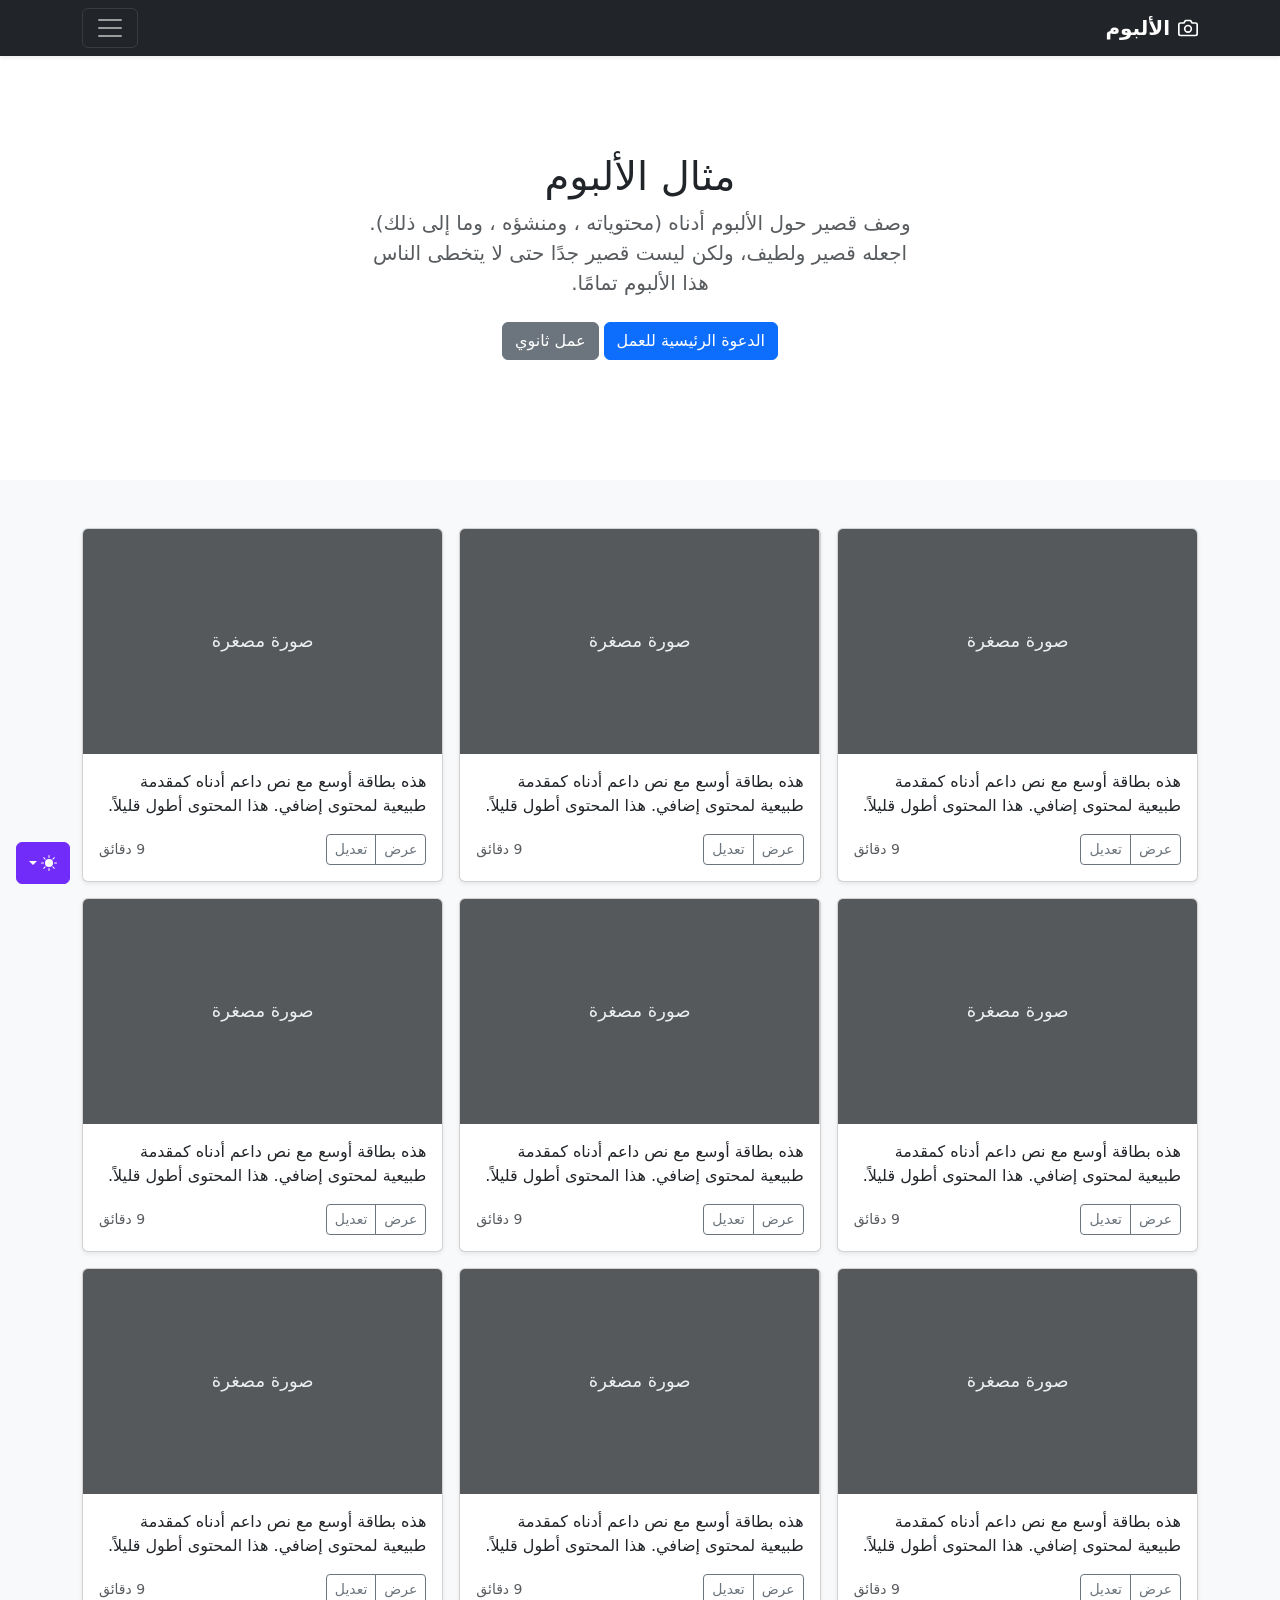
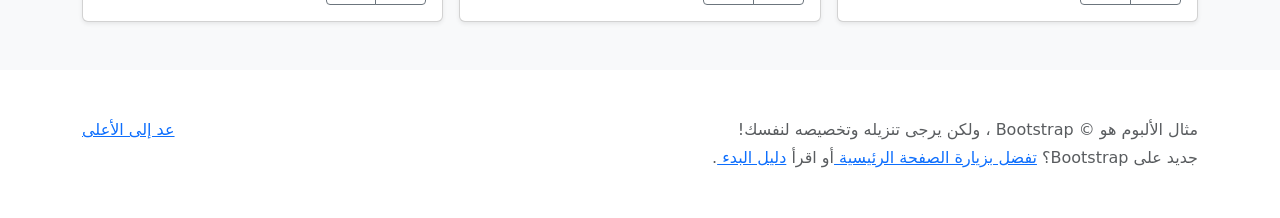
<file: Produtos/Produtos/wwwroot/bootstrap-5.3.8-examples/album-rtl/index.html>
<!doctype html>
<html lang="ar" dir="rtl" data-bs-theme="auto">
  <head>
    <meta charset="utf-8" />
    <meta name="viewport" content="width=device-width, initial-scale=1" />
    <meta name="description" content="" />
    <meta
      name="author"
      content="Mark Otto, Jacob Thornton, and Bootstrap contributors"
    />
    <meta name="generator" content="Astro v5.13.2" />
    <title>مثال الألبوم · Bootstrap v5.3</title>
    <link
      rel="canonical"
      href="https://getbootstrap.com/docs/5.3/examples/album-rtl/"
    />
    <script src="../assets/js/color-modes.js"></script>
    <link href="../assets/dist/css/bootstrap.rtl.min.css" rel="stylesheet" />
    <meta name="theme-color" content="#712cf9" />
    <style>
      .bd-placeholder-img {
        font-size: 1.125rem;
        text-anchor: middle;
        -webkit-user-select: none;
        -moz-user-select: none;
        user-select: none;
      }
      @media (min-width: 768px) {
        .bd-placeholder-img-lg {
          font-size: 3.5rem;
        }
      }
      .b-example-divider {
        width: 100%;
        height: 3rem;
        background-color: #0000001a;
        border: solid rgba(0, 0, 0, 0.15);
        border-width: 1px 0;
        box-shadow:
          inset 0 0.5em 1.5em #0000001a,
          inset 0 0.125em 0.5em #00000026;
      }
      .b-example-vr {
        flex-shrink: 0;
        width: 1.5rem;
        height: 100vh;
      }
      .bi {
        vertical-align: -0.125em;
        fill: currentColor;
      }
      .nav-scroller {
        position: relative;
        z-index: 2;
        height: 2.75rem;
        overflow-y: hidden;
      }
      .nav-scroller .nav {
        display: flex;
        flex-wrap: nowrap;
        padding-bottom: 1rem;
        margin-top: -1px;
        overflow-x: auto;
        text-align: center;
        white-space: nowrap;
        -webkit-overflow-scrolling: touch;
      }
      .btn-bd-primary {
        --bd-violet-bg: #712cf9;
        --bd-violet-rgb: 112.520718, 44.062154, 249.437846;
        --bs-btn-font-weight: 600;
        --bs-btn-color: var(--bs-white);
        --bs-btn-bg: var(--bd-violet-bg);
        --bs-btn-border-color: var(--bd-violet-bg);
        --bs-btn-hover-color: var(--bs-white);
        --bs-btn-hover-bg: #6528e0;
        --bs-btn-hover-border-color: #6528e0;
        --bs-btn-focus-shadow-rgb: var(--bd-violet-rgb);
        --bs-btn-active-color: var(--bs-btn-hover-color);
        --bs-btn-active-bg: #5a23c8;
        --bs-btn-active-border-color: #5a23c8;
      }
      .bd-mode-toggle {
        z-index: 1500;
      }
      .bd-mode-toggle .bi {
        width: 1em;
        height: 1em;
      }
      .bd-mode-toggle .dropdown-menu .active .bi {
        display: block !important;
      }
    </style>
  </head>
  <body>
    <svg xmlns="http://www.w3.org/2000/svg" class="d-none">
      <symbol id="check2" viewBox="0 0 16 16">
        <path
          d="M13.854 3.646a.5.5 0 0 1 0 .708l-7 7a.5.5 0 0 1-.708 0l-3.5-3.5a.5.5 0 1 1 .708-.708L6.5 10.293l6.646-6.647a.5.5 0 0 1 .708 0z"
        ></path>
      </symbol>
      <symbol id="circle-half" viewBox="0 0 16 16">
        <path
          d="M8 15A7 7 0 1 0 8 1v14zm0 1A8 8 0 1 1 8 0a8 8 0 0 1 0 16z"
        ></path>
      </symbol>
      <symbol id="moon-stars-fill" viewBox="0 0 16 16">
        <path
          d="M6 .278a.768.768 0 0 1 .08.858 7.208 7.208 0 0 0-.878 3.46c0 4.021 3.278 7.277 7.318 7.277.527 0 1.04-.055 1.533-.16a.787.787 0 0 1 .81.316.733.733 0 0 1-.031.893A8.349 8.349 0 0 1 8.344 16C3.734 16 0 12.286 0 7.71 0 4.266 2.114 1.312 5.124.06A.752.752 0 0 1 6 .278z"
        ></path>
        <path
          d="M10.794 3.148a.217.217 0 0 1 .412 0l.387 1.162c.173.518.579.924 1.097 1.097l1.162.387a.217.217 0 0 1 0 .412l-1.162.387a1.734 1.734 0 0 0-1.097 1.097l-.387 1.162a.217.217 0 0 1-.412 0l-.387-1.162A1.734 1.734 0 0 0 9.31 6.593l-1.162-.387a.217.217 0 0 1 0-.412l1.162-.387a1.734 1.734 0 0 0 1.097-1.097l.387-1.162zM13.863.099a.145.145 0 0 1 .274 0l.258.774c.115.346.386.617.732.732l.774.258a.145.145 0 0 1 0 .274l-.774.258a1.156 1.156 0 0 0-.732.732l-.258.774a.145.145 0 0 1-.274 0l-.258-.774a1.156 1.156 0 0 0-.732-.732l-.774-.258a.145.145 0 0 1 0-.274l.774-.258c.346-.115.617-.386.732-.732L13.863.1z"
        ></path>
      </symbol>
      <symbol id="sun-fill" viewBox="0 0 16 16">
        <path
          d="M8 12a4 4 0 1 0 0-8 4 4 0 0 0 0 8zM8 0a.5.5 0 0 1 .5.5v2a.5.5 0 0 1-1 0v-2A.5.5 0 0 1 8 0zm0 13a.5.5 0 0 1 .5.5v2a.5.5 0 0 1-1 0v-2A.5.5 0 0 1 8 13zm8-5a.5.5 0 0 1-.5.5h-2a.5.5 0 0 1 0-1h2a.5.5 0 0 1 .5.5zM3 8a.5.5 0 0 1-.5.5h-2a.5.5 0 0 1 0-1h2A.5.5 0 0 1 3 8zm10.657-5.657a.5.5 0 0 1 0 .707l-1.414 1.415a.5.5 0 1 1-.707-.708l1.414-1.414a.5.5 0 0 1 .707 0zm-9.193 9.193a.5.5 0 0 1 0 .707L3.05 13.657a.5.5 0 0 1-.707-.707l1.414-1.414a.5.5 0 0 1 .707 0zm9.193 2.121a.5.5 0 0 1-.707 0l-1.414-1.414a.5.5 0 0 1 .707-.707l1.414 1.414a.5.5 0 0 1 0 .707zM4.464 4.465a.5.5 0 0 1-.707 0L2.343 3.05a.5.5 0 1 1 .707-.707l1.414 1.414a.5.5 0 0 1 0 .708z"
        ></path>
      </symbol>
    </svg>
    <div
      class="dropdown position-fixed bottom-0 end-0 mb-3 me-3 bd-mode-toggle"
    >
      <button
        class="btn btn-bd-primary py-2 dropdown-toggle d-flex align-items-center"
        id="bd-theme"
        type="button"
        aria-expanded="false"
        data-bs-toggle="dropdown"
        aria-label="Toggle theme (auto)"
      >
        <svg class="bi my-1 theme-icon-active" aria-hidden="true">
          <use href="#circle-half"></use>
        </svg>
        <span class="visually-hidden" id="bd-theme-text">Toggle theme</span>
      </button>
      <ul
        class="dropdown-menu dropdown-menu-end shadow"
        aria-labelledby="bd-theme-text"
      >
        <li>
          <button
            type="button"
            class="dropdown-item d-flex align-items-center"
            data-bs-theme-value="light"
            aria-pressed="false"
          >
            <svg class="bi me-2 opacity-50" aria-hidden="true">
              <use href="#sun-fill"></use>
            </svg>
            Light
            <svg class="bi ms-auto d-none" aria-hidden="true">
              <use href="#check2"></use>
            </svg>
          </button>
        </li>
        <li>
          <button
            type="button"
            class="dropdown-item d-flex align-items-center"
            data-bs-theme-value="dark"
            aria-pressed="false"
          >
            <svg class="bi me-2 opacity-50" aria-hidden="true">
              <use href="#moon-stars-fill"></use>
            </svg>
            Dark
            <svg class="bi ms-auto d-none" aria-hidden="true">
              <use href="#check2"></use>
            </svg>
          </button>
        </li>
        <li>
          <button
            type="button"
            class="dropdown-item d-flex align-items-center active"
            data-bs-theme-value="auto"
            aria-pressed="true"
          >
            <svg class="bi me-2 opacity-50" aria-hidden="true">
              <use href="#circle-half"></use>
            </svg>
            Auto
            <svg class="bi ms-auto d-none" aria-hidden="true">
              <use href="#check2"></use>
            </svg>
          </button>
        </li>
      </ul>
    </div>
    <header data-bs-theme="dark">
      <div class="collapse text-bg-dark" id="navbarHeader">
        <div class="container">
          <div class="row">
            <div class="col-sm-8 col-md-7 py-4">
              <h4>حول</h4>
              <p class="text-body-secondary">
                أضف بعض المعلومات حول الألبوم، المؤلف، أو أي سياق خلفية آخر.
                اجعلها بضع جمل حتى يتمكن الزوار من التقاط بعض التلميحات المفيدة.
                ثم اربطها ببعض مواقع التواصل الاجتماعي أو معلومات الاتصال.
              </p>
            </div>
            <div class="col-sm-4 offset-md-1 py-4">
              <h4>تواصل معي</h4>
              <ul class="list-unstyled">
                <li><a href="#" class="text-white">تابعني على تويتر</a></li>
                <li>
                  <a href="#" class="text-white">شاركني الإعجاب في فيسبوك</a>
                </li>
                <li>
                  <a href="#" class="text-white"
                    >راسلني على البريد الإلكتروني</a
                  >
                </li>
              </ul>
            </div>
          </div>
        </div>
      </div>
      <div class="navbar navbar-dark bg-dark shadow-sm">
        <div class="container">
          <a href="#" class="navbar-brand d-flex align-items-center">
            <svg
              xmlns="http://www.w3.org/2000/svg"
              width="20"
              height="20"
              fill="none"
              stroke="currentColor"
              stroke-linecap="round"
              stroke-linejoin="round"
              stroke-width="2"
              aria-hidden="true"
              class="me-2"
              viewBox="0 0 24 24"
            >
              <path
                d="M23 19a2 2 0 0 1-2 2H3a2 2 0 0 1-2-2V8a2 2 0 0 1 2-2h4l2-3h6l2 3h4a2 2 0 0 1 2 2z"
              ></path>
              <circle cx="12" cy="13" r="4"></circle>
            </svg>
            <strong>الألبوم</strong>
          </a>
          <button
            class="navbar-toggler"
            type="button"
            data-bs-toggle="collapse"
            data-bs-target="#navbarHeader"
            aria-controls="navbarHeader"
            aria-expanded="false"
            aria-label="تبديل التنقل"
          >
            <span class="navbar-toggler-icon"></span>
          </button>
        </div>
      </div>
    </header>
    <main>
      <section class="py-5 text-center container">
        <div class="row py-lg-5">
          <div class="col-lg-6 col-md-8 mx-auto">
            <h1 class="fw-light">مثال الألبوم</h1>
            <p class="lead text-body-secondary">
              وصف قصير حول الألبوم أدناه (محتوياته ، ومنشؤه ، وما إلى ذلك).
              اجعله قصير ولطيف، ولكن ليست قصير جدًا حتى لا يتخطى الناس هذا
              الألبوم تمامًا.
            </p>
            <p>
              <a href="#" class="btn btn-primary my-2">الدعوة الرئيسية للعمل</a>
              <a href="#" class="btn btn-secondary my-2">عمل ثانوي</a>
            </p>
          </div>
        </div>
      </section>
      <div class="album py-5 bg-body-tertiary">
        <div class="container">
          <div class="row row-cols-1 row-cols-sm-2 row-cols-md-3 g-3">
            <div class="col">
              <div class="card shadow-sm">
                <svg
                  aria-label="Placeholder: صورة مصغرة"
                  class="bd-placeholder-img card-img-top"
                  height="225"
                  preserveAspectRatio="xMidYMid slice"
                  role="img"
                  width="100%"
                  xmlns="http://www.w3.org/2000/svg"
                >
                  <title>Placeholder</title>
                  <rect width="100%" height="100%" fill="#55595c"></rect>
                  <text x="50%" y="50%" fill="#eceeef" dy=".3em">
                    صورة مصغرة
                  </text>
                </svg>
                <div class="card-body">
                  <p class="card-text">
                    هذه بطاقة أوسع مع نص داعم أدناه كمقدمة طبيعية لمحتوى إضافي.
                    هذا المحتوى أطول قليلاً.
                  </p>
                  <div
                    class="d-flex justify-content-between align-items-center"
                  >
                    <div class="btn-group">
                      <button
                        type="button"
                        class="btn btn-sm btn-outline-secondary"
                      >
                        عرض
                      </button>
                      <button
                        type="button"
                        class="btn btn-sm btn-outline-secondary"
                      >
                        تعديل
                      </button>
                    </div>
                    <small class="text-body-secondary">9 دقائق</small>
                  </div>
                </div>
              </div>
            </div>
            <div class="col">
              <div class="card shadow-sm">
                <svg
                  aria-label="Placeholder: صورة مصغرة"
                  class="bd-placeholder-img card-img-top"
                  height="225"
                  preserveAspectRatio="xMidYMid slice"
                  role="img"
                  width="100%"
                  xmlns="http://www.w3.org/2000/svg"
                >
                  <title>Placeholder</title>
                  <rect width="100%" height="100%" fill="#55595c"></rect>
                  <text x="50%" y="50%" fill="#eceeef" dy=".3em">
                    صورة مصغرة
                  </text>
                </svg>
                <div class="card-body">
                  <p class="card-text">
                    هذه بطاقة أوسع مع نص داعم أدناه كمقدمة طبيعية لمحتوى إضافي.
                    هذا المحتوى أطول قليلاً.
                  </p>
                  <div
                    class="d-flex justify-content-between align-items-center"
                  >
                    <div class="btn-group">
                      <button
                        type="button"
                        class="btn btn-sm btn-outline-secondary"
                      >
                        عرض
                      </button>
                      <button
                        type="button"
                        class="btn btn-sm btn-outline-secondary"
                      >
                        تعديل
                      </button>
                    </div>
                    <small class="text-body-secondary">9 دقائق</small>
                  </div>
                </div>
              </div>
            </div>
            <div class="col">
              <div class="card shadow-sm">
                <svg
                  aria-label="Placeholder: صورة مصغرة"
                  class="bd-placeholder-img card-img-top"
                  height="225"
                  preserveAspectRatio="xMidYMid slice"
                  role="img"
                  width="100%"
                  xmlns="http://www.w3.org/2000/svg"
                >
                  <title>Placeholder</title>
                  <rect width="100%" height="100%" fill="#55595c"></rect>
                  <text x="50%" y="50%" fill="#eceeef" dy=".3em">
                    صورة مصغرة
                  </text>
                </svg>
                <div class="card-body">
                  <p class="card-text">
                    هذه بطاقة أوسع مع نص داعم أدناه كمقدمة طبيعية لمحتوى إضافي.
                    هذا المحتوى أطول قليلاً.
                  </p>
                  <div
                    class="d-flex justify-content-between align-items-center"
                  >
                    <div class="btn-group">
                      <button
                        type="button"
                        class="btn btn-sm btn-outline-secondary"
                      >
                        عرض
                      </button>
                      <button
                        type="button"
                        class="btn btn-sm btn-outline-secondary"
                      >
                        تعديل
                      </button>
                    </div>
                    <small class="text-body-secondary">9 دقائق</small>
                  </div>
                </div>
              </div>
            </div>
            <div class="col">
              <div class="card shadow-sm">
                <svg
                  aria-label="Placeholder: صورة مصغرة"
                  class="bd-placeholder-img card-img-top"
                  height="225"
                  preserveAspectRatio="xMidYMid slice"
                  role="img"
                  width="100%"
                  xmlns="http://www.w3.org/2000/svg"
                >
                  <title>Placeholder</title>
                  <rect width="100%" height="100%" fill="#55595c"></rect>
                  <text x="50%" y="50%" fill="#eceeef" dy=".3em">
                    صورة مصغرة
                  </text>
                </svg>
                <div class="card-body">
                  <p class="card-text">
                    هذه بطاقة أوسع مع نص داعم أدناه كمقدمة طبيعية لمحتوى إضافي.
                    هذا المحتوى أطول قليلاً.
                  </p>
                  <div
                    class="d-flex justify-content-between align-items-center"
                  >
                    <div class="btn-group">
                      <button
                        type="button"
                        class="btn btn-sm btn-outline-secondary"
                      >
                        عرض
                      </button>
                      <button
                        type="button"
                        class="btn btn-sm btn-outline-secondary"
                      >
                        تعديل
                      </button>
                    </div>
                    <small class="text-body-secondary">9 دقائق</small>
                  </div>
                </div>
              </div>
            </div>
            <div class="col">
              <div class="card shadow-sm">
                <svg
                  aria-label="Placeholder: صورة مصغرة"
                  class="bd-placeholder-img card-img-top"
                  height="225"
                  preserveAspectRatio="xMidYMid slice"
                  role="img"
                  width="100%"
                  xmlns="http://www.w3.org/2000/svg"
                >
                  <title>Placeholder</title>
                  <rect width="100%" height="100%" fill="#55595c"></rect>
                  <text x="50%" y="50%" fill="#eceeef" dy=".3em">
                    صورة مصغرة
                  </text>
                </svg>
                <div class="card-body">
                  <p class="card-text">
                    هذه بطاقة أوسع مع نص داعم أدناه كمقدمة طبيعية لمحتوى إضافي.
                    هذا المحتوى أطول قليلاً.
                  </p>
                  <div
                    class="d-flex justify-content-between align-items-center"
                  >
                    <div class="btn-group">
                      <button
                        type="button"
                        class="btn btn-sm btn-outline-secondary"
                      >
                        عرض
                      </button>
                      <button
                        type="button"
                        class="btn btn-sm btn-outline-secondary"
                      >
                        تعديل
                      </button>
                    </div>
                    <small class="text-body-secondary">9 دقائق</small>
                  </div>
                </div>
              </div>
            </div>
            <div class="col">
              <div class="card shadow-sm">
                <svg
                  aria-label="Placeholder: صورة مصغرة"
                  class="bd-placeholder-img card-img-top"
                  height="225"
                  preserveAspectRatio="xMidYMid slice"
                  role="img"
                  width="100%"
                  xmlns="http://www.w3.org/2000/svg"
                >
                  <title>Placeholder</title>
                  <rect width="100%" height="100%" fill="#55595c"></rect>
                  <text x="50%" y="50%" fill="#eceeef" dy=".3em">
                    صورة مصغرة
                  </text>
                </svg>
                <div class="card-body">
                  <p class="card-text">
                    هذه بطاقة أوسع مع نص داعم أدناه كمقدمة طبيعية لمحتوى إضافي.
                    هذا المحتوى أطول قليلاً.
                  </p>
                  <div
                    class="d-flex justify-content-between align-items-center"
                  >
                    <div class="btn-group">
                      <button
                        type="button"
                        class="btn btn-sm btn-outline-secondary"
                      >
                        عرض
                      </button>
                      <button
                        type="button"
                        class="btn btn-sm btn-outline-secondary"
                      >
                        تعديل
                      </button>
                    </div>
                    <small class="text-body-secondary">9 دقائق</small>
                  </div>
                </div>
              </div>
            </div>
            <div class="col">
              <div class="card shadow-sm">
                <svg
                  aria-label="Placeholder: صورة مصغرة"
                  class="bd-placeholder-img card-img-top"
                  height="225"
                  preserveAspectRatio="xMidYMid slice"
                  role="img"
                  width="100%"
                  xmlns="http://www.w3.org/2000/svg"
                >
                  <title>Placeholder</title>
                  <rect width="100%" height="100%" fill="#55595c"></rect>
                  <text x="50%" y="50%" fill="#eceeef" dy=".3em">
                    صورة مصغرة
                  </text>
                </svg>
                <div class="card-body">
                  <p class="card-text">
                    هذه بطاقة أوسع مع نص داعم أدناه كمقدمة طبيعية لمحتوى إضافي.
                    هذا المحتوى أطول قليلاً.
                  </p>
                  <div
                    class="d-flex justify-content-between align-items-center"
                  >
                    <div class="btn-group">
                      <button
                        type="button"
                        class="btn btn-sm btn-outline-secondary"
                      >
                        عرض
                      </button>
                      <button
                        type="button"
                        class="btn btn-sm btn-outline-secondary"
                      >
                        تعديل
                      </button>
                    </div>
                    <small class="text-body-secondary">9 دقائق</small>
                  </div>
                </div>
              </div>
            </div>
            <div class="col">
              <div class="card shadow-sm">
                <svg
                  aria-label="Placeholder: صورة مصغرة"
                  class="bd-placeholder-img card-img-top"
                  height="225"
                  preserveAspectRatio="xMidYMid slice"
                  role="img"
                  width="100%"
                  xmlns="http://www.w3.org/2000/svg"
                >
                  <title>Placeholder</title>
                  <rect width="100%" height="100%" fill="#55595c"></rect>
                  <text x="50%" y="50%" fill="#eceeef" dy=".3em">
                    صورة مصغرة
                  </text>
                </svg>
                <div class="card-body">
                  <p class="card-text">
                    هذه بطاقة أوسع مع نص داعم أدناه كمقدمة طبيعية لمحتوى إضافي.
                    هذا المحتوى أطول قليلاً.
                  </p>
                  <div
                    class="d-flex justify-content-between align-items-center"
                  >
                    <div class="btn-group">
                      <button
                        type="button"
                        class="btn btn-sm btn-outline-secondary"
                      >
                        عرض
                      </button>
                      <button
                        type="button"
                        class="btn btn-sm btn-outline-secondary"
                      >
                        تعديل
                      </button>
                    </div>
                    <small class="text-body-secondary">9 دقائق</small>
                  </div>
                </div>
              </div>
            </div>
            <div class="col">
              <div class="card shadow-sm">
                <svg
                  aria-label="Placeholder: صورة مصغرة"
                  class="bd-placeholder-img card-img-top"
                  height="225"
                  preserveAspectRatio="xMidYMid slice"
                  role="img"
                  width="100%"
                  xmlns="http://www.w3.org/2000/svg"
                >
                  <title>Placeholder</title>
                  <rect width="100%" height="100%" fill="#55595c"></rect>
                  <text x="50%" y="50%" fill="#eceeef" dy=".3em">
                    صورة مصغرة
                  </text>
                </svg>
                <div class="card-body">
                  <p class="card-text">
                    هذه بطاقة أوسع مع نص داعم أدناه كمقدمة طبيعية لمحتوى إضافي.
                    هذا المحتوى أطول قليلاً.
                  </p>
                  <div
                    class="d-flex justify-content-between align-items-center"
                  >
                    <div class="btn-group">
                      <button
                        type="button"
                        class="btn btn-sm btn-outline-secondary"
                      >
                        عرض
                      </button>
                      <button
                        type="button"
                        class="btn btn-sm btn-outline-secondary"
                      >
                        تعديل
                      </button>
                    </div>
                    <small class="text-body-secondary">9 دقائق</small>
                  </div>
                </div>
              </div>
            </div>
          </div>
        </div>
      </div>
    </main>
    <footer class="text-body-secondary py-5">
      <div class="container">
        <p class="float-end mb-1"><a href="#">عد إلى الأعلى</a></p>
        <p class="mb-1">
          مثال الألبوم هو © Bootstrap ، ولكن يرجى تنزيله وتخصيصه لنفسك!
        </p>
        <p class="mb-0">
          جديد على Bootstrap؟ <a href="/"> تفضل بزيارة الصفحة الرئيسية </a> أو
          اقرأ <a href="../getting-started/introduction"> دليل البدء </a>.
        </p>
      </div>
    </footer>
    <script
      src="../assets/dist/js/bootstrap.bundle.min.js"
      class="astro-vvvwv3sm"
    ></script>
  </body>
</html>
</file>
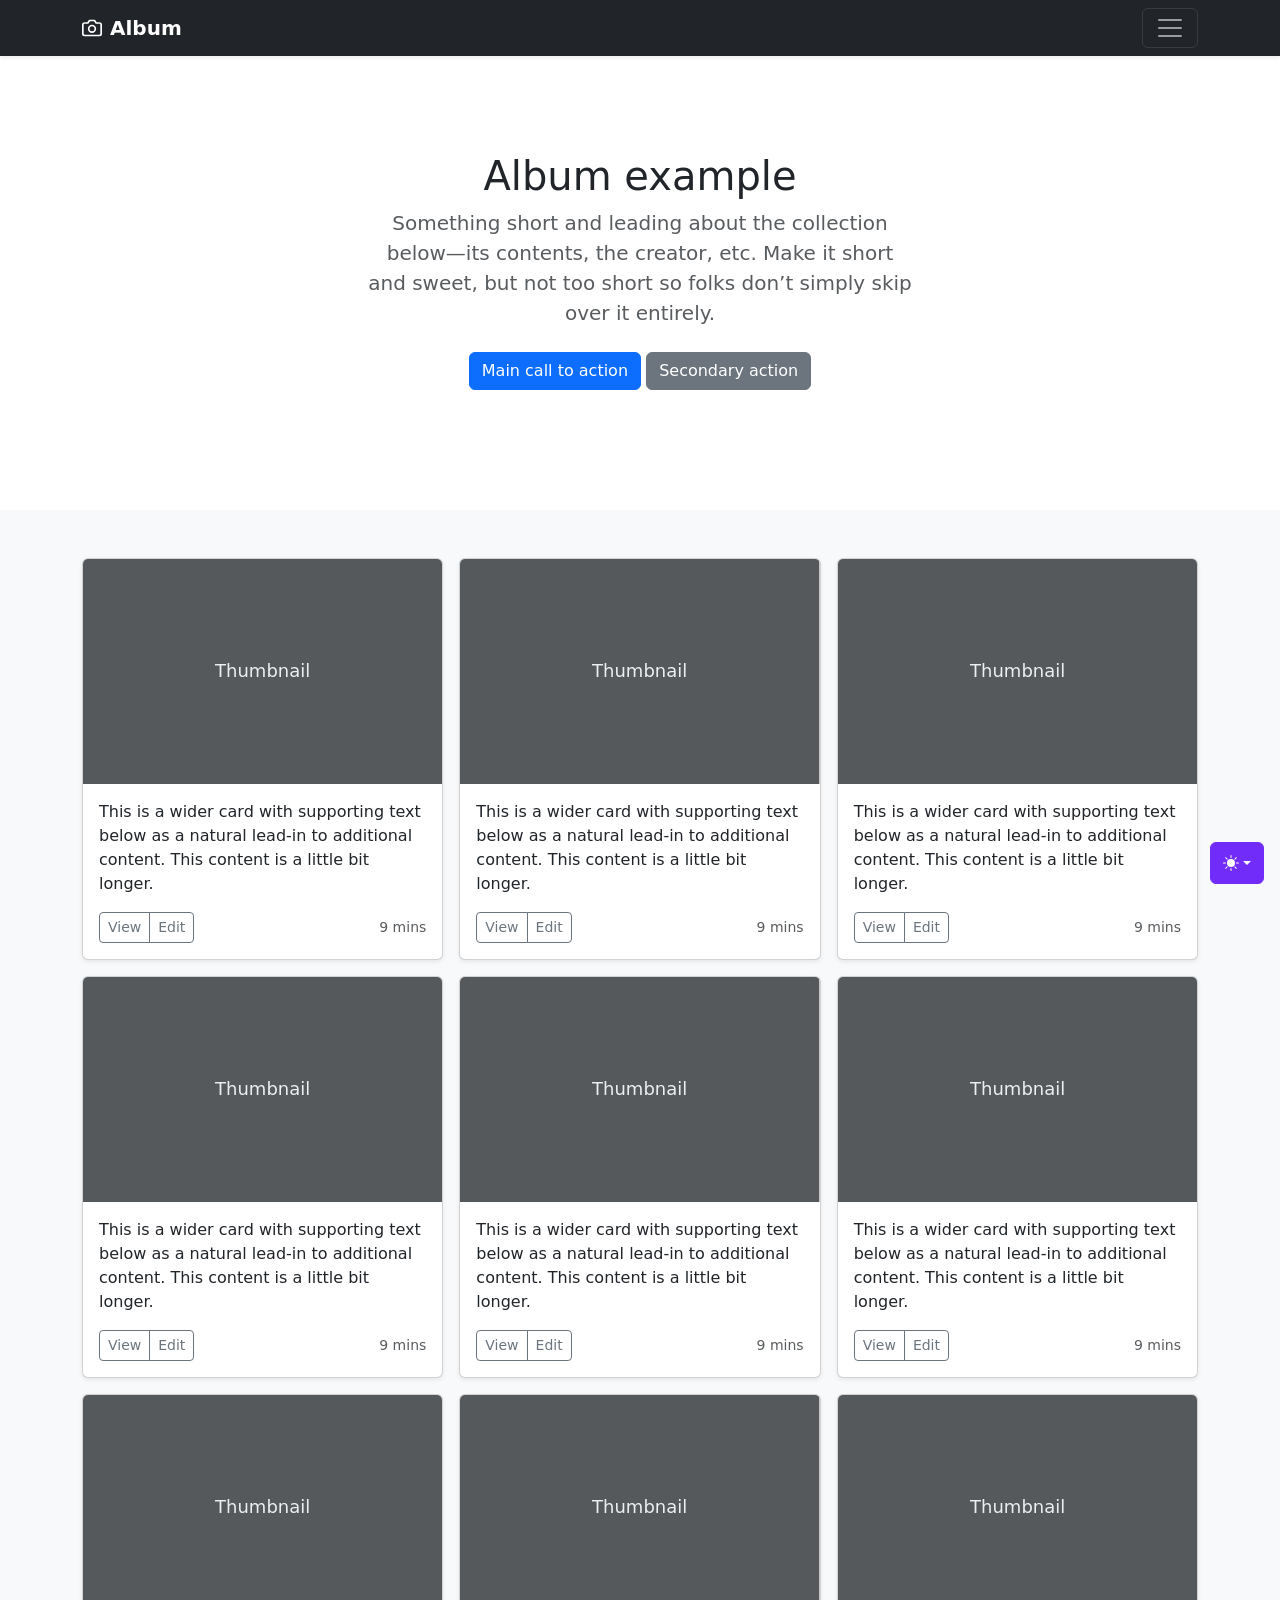
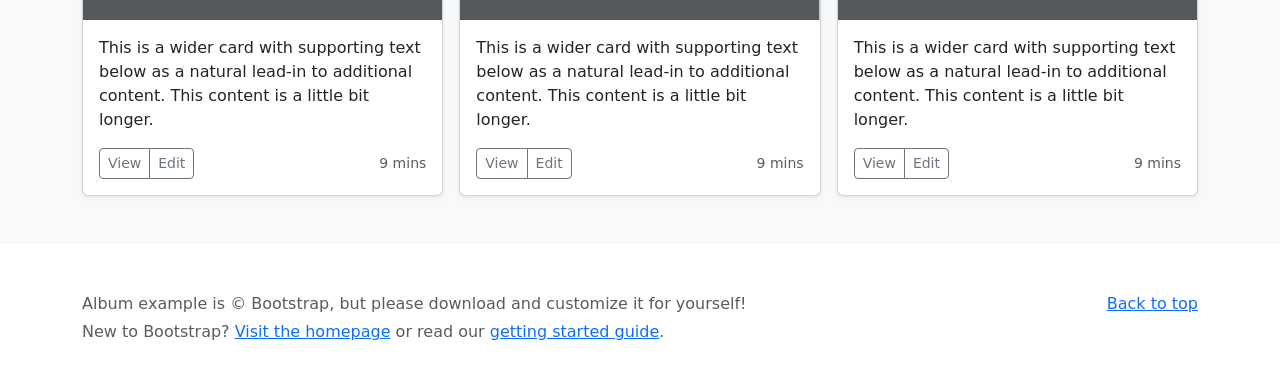
<file: Produtos/Produtos/wwwroot/bootstrap-5.3.8-examples/album/index.html>
<!doctype html>
<html lang="en" data-bs-theme="auto">
  <head>
    <meta charset="utf-8" />
    <meta name="viewport" content="width=device-width, initial-scale=1" />
    <meta name="description" content="" />
    <meta
      name="author"
      content="Mark Otto, Jacob Thornton, and Bootstrap contributors"
    />
    <meta name="generator" content="Astro v5.13.2" />
    <title>Album example · Bootstrap v5.3</title>
    <link
      rel="canonical"
      href="https://getbootstrap.com/docs/5.3/examples/album/"
    />
    <script src="../assets/js/color-modes.js"></script>
    <link href="../assets/dist/css/bootstrap.min.css" rel="stylesheet" />
    <meta name="theme-color" content="#712cf9" />
    <style>
      .bd-placeholder-img {
        font-size: 1.125rem;
        text-anchor: middle;
        -webkit-user-select: none;
        -moz-user-select: none;
        user-select: none;
      }
      @media (min-width: 768px) {
        .bd-placeholder-img-lg {
          font-size: 3.5rem;
        }
      }
      .b-example-divider {
        width: 100%;
        height: 3rem;
        background-color: #0000001a;
        border: solid rgba(0, 0, 0, 0.15);
        border-width: 1px 0;
        box-shadow:
          inset 0 0.5em 1.5em #0000001a,
          inset 0 0.125em 0.5em #00000026;
      }
      .b-example-vr {
        flex-shrink: 0;
        width: 1.5rem;
        height: 100vh;
      }
      .bi {
        vertical-align: -0.125em;
        fill: currentColor;
      }
      .nav-scroller {
        position: relative;
        z-index: 2;
        height: 2.75rem;
        overflow-y: hidden;
      }
      .nav-scroller .nav {
        display: flex;
        flex-wrap: nowrap;
        padding-bottom: 1rem;
        margin-top: -1px;
        overflow-x: auto;
        text-align: center;
        white-space: nowrap;
        -webkit-overflow-scrolling: touch;
      }
      .btn-bd-primary {
        --bd-violet-bg: #712cf9;
        --bd-violet-rgb: 112.520718, 44.062154, 249.437846;
        --bs-btn-font-weight: 600;
        --bs-btn-color: var(--bs-white);
        --bs-btn-bg: var(--bd-violet-bg);
        --bs-btn-border-color: var(--bd-violet-bg);
        --bs-btn-hover-color: var(--bs-white);
        --bs-btn-hover-bg: #6528e0;
        --bs-btn-hover-border-color: #6528e0;
        --bs-btn-focus-shadow-rgb: var(--bd-violet-rgb);
        --bs-btn-active-color: var(--bs-btn-hover-color);
        --bs-btn-active-bg: #5a23c8;
        --bs-btn-active-border-color: #5a23c8;
      }
      .bd-mode-toggle {
        z-index: 1500;
      }
      .bd-mode-toggle .bi {
        width: 1em;
        height: 1em;
      }
      .bd-mode-toggle .dropdown-menu .active .bi {
        display: block !important;
      }
    </style>
  </head>
  <body>
    <svg xmlns="http://www.w3.org/2000/svg" class="d-none">
      <symbol id="check2" viewBox="0 0 16 16">
        <path
          d="M13.854 3.646a.5.5 0 0 1 0 .708l-7 7a.5.5 0 0 1-.708 0l-3.5-3.5a.5.5 0 1 1 .708-.708L6.5 10.293l6.646-6.647a.5.5 0 0 1 .708 0z"
        ></path>
      </symbol>
      <symbol id="circle-half" viewBox="0 0 16 16">
        <path
          d="M8 15A7 7 0 1 0 8 1v14zm0 1A8 8 0 1 1 8 0a8 8 0 0 1 0 16z"
        ></path>
      </symbol>
      <symbol id="moon-stars-fill" viewBox="0 0 16 16">
        <path
          d="M6 .278a.768.768 0 0 1 .08.858 7.208 7.208 0 0 0-.878 3.46c0 4.021 3.278 7.277 7.318 7.277.527 0 1.04-.055 1.533-.16a.787.787 0 0 1 .81.316.733.733 0 0 1-.031.893A8.349 8.349 0 0 1 8.344 16C3.734 16 0 12.286 0 7.71 0 4.266 2.114 1.312 5.124.06A.752.752 0 0 1 6 .278z"
        ></path>
        <path
          d="M10.794 3.148a.217.217 0 0 1 .412 0l.387 1.162c.173.518.579.924 1.097 1.097l1.162.387a.217.217 0 0 1 0 .412l-1.162.387a1.734 1.734 0 0 0-1.097 1.097l-.387 1.162a.217.217 0 0 1-.412 0l-.387-1.162A1.734 1.734 0 0 0 9.31 6.593l-1.162-.387a.217.217 0 0 1 0-.412l1.162-.387a1.734 1.734 0 0 0 1.097-1.097l.387-1.162zM13.863.099a.145.145 0 0 1 .274 0l.258.774c.115.346.386.617.732.732l.774.258a.145.145 0 0 1 0 .274l-.774.258a1.156 1.156 0 0 0-.732.732l-.258.774a.145.145 0 0 1-.274 0l-.258-.774a1.156 1.156 0 0 0-.732-.732l-.774-.258a.145.145 0 0 1 0-.274l.774-.258c.346-.115.617-.386.732-.732L13.863.1z"
        ></path>
      </symbol>
      <symbol id="sun-fill" viewBox="0 0 16 16">
        <path
          d="M8 12a4 4 0 1 0 0-8 4 4 0 0 0 0 8zM8 0a.5.5 0 0 1 .5.5v2a.5.5 0 0 1-1 0v-2A.5.5 0 0 1 8 0zm0 13a.5.5 0 0 1 .5.5v2a.5.5 0 0 1-1 0v-2A.5.5 0 0 1 8 13zm8-5a.5.5 0 0 1-.5.5h-2a.5.5 0 0 1 0-1h2a.5.5 0 0 1 .5.5zM3 8a.5.5 0 0 1-.5.5h-2a.5.5 0 0 1 0-1h2A.5.5 0 0 1 3 8zm10.657-5.657a.5.5 0 0 1 0 .707l-1.414 1.415a.5.5 0 1 1-.707-.708l1.414-1.414a.5.5 0 0 1 .707 0zm-9.193 9.193a.5.5 0 0 1 0 .707L3.05 13.657a.5.5 0 0 1-.707-.707l1.414-1.414a.5.5 0 0 1 .707 0zm9.193 2.121a.5.5 0 0 1-.707 0l-1.414-1.414a.5.5 0 0 1 .707-.707l1.414 1.414a.5.5 0 0 1 0 .707zM4.464 4.465a.5.5 0 0 1-.707 0L2.343 3.05a.5.5 0 1 1 .707-.707l1.414 1.414a.5.5 0 0 1 0 .708z"
        ></path>
      </symbol>
    </svg>
    <div
      class="dropdown position-fixed bottom-0 end-0 mb-3 me-3 bd-mode-toggle"
    >
      <button
        class="btn btn-bd-primary py-2 dropdown-toggle d-flex align-items-center"
        id="bd-theme"
        type="button"
        aria-expanded="false"
        data-bs-toggle="dropdown"
        aria-label="Toggle theme (auto)"
      >
        <svg class="bi my-1 theme-icon-active" aria-hidden="true">
          <use href="#circle-half"></use>
        </svg>
        <span class="visually-hidden" id="bd-theme-text">Toggle theme</span>
      </button>
      <ul
        class="dropdown-menu dropdown-menu-end shadow"
        aria-labelledby="bd-theme-text"
      >
        <li>
          <button
            type="button"
            class="dropdown-item d-flex align-items-center"
            data-bs-theme-value="light"
            aria-pressed="false"
          >
            <svg class="bi me-2 opacity-50" aria-hidden="true">
              <use href="#sun-fill"></use>
            </svg>
            Light
            <svg class="bi ms-auto d-none" aria-hidden="true">
              <use href="#check2"></use>
            </svg>
          </button>
        </li>
        <li>
          <button
            type="button"
            class="dropdown-item d-flex align-items-center"
            data-bs-theme-value="dark"
            aria-pressed="false"
          >
            <svg class="bi me-2 opacity-50" aria-hidden="true">
              <use href="#moon-stars-fill"></use>
            </svg>
            Dark
            <svg class="bi ms-auto d-none" aria-hidden="true">
              <use href="#check2"></use>
            </svg>
          </button>
        </li>
        <li>
          <button
            type="button"
            class="dropdown-item d-flex align-items-center active"
            data-bs-theme-value="auto"
            aria-pressed="true"
          >
            <svg class="bi me-2 opacity-50" aria-hidden="true">
              <use href="#circle-half"></use>
            </svg>
            Auto
            <svg class="bi ms-auto d-none" aria-hidden="true">
              <use href="#check2"></use>
            </svg>
          </button>
        </li>
      </ul>
    </div>
    <header data-bs-theme="dark">
      <div class="collapse text-bg-dark" id="navbarHeader">
        <div class="container">
          <div class="row">
            <div class="col-sm-8 col-md-7 py-4">
              <h4>About</h4>
              <p class="text-body-secondary">
                Add some information about the album below, the author, or any
                other background context. Make it a few sentences long so folks
                can pick up some informative tidbits. Then, link them off to
                some social networking sites or contact information.
              </p>
            </div>
            <div class="col-sm-4 offset-md-1 py-4">
              <h4>Contact</h4>
              <ul class="list-unstyled">
                <li><a href="#" class="text-white">Follow on X</a></li>
                <li><a href="#" class="text-white">Like on Facebook</a></li>
                <li><a href="#" class="text-white">Email me</a></li>
              </ul>
            </div>
          </div>
        </div>
      </div>
      <div class="navbar navbar-dark bg-dark shadow-sm">
        <div class="container">
          <a href="#" class="navbar-brand d-flex align-items-center">
            <svg
              xmlns="http://www.w3.org/2000/svg"
              width="20"
              height="20"
              fill="none"
              stroke="currentColor"
              stroke-linecap="round"
              stroke-linejoin="round"
              stroke-width="2"
              aria-hidden="true"
              class="me-2"
              viewBox="0 0 24 24"
            >
              <path
                d="M23 19a2 2 0 0 1-2 2H3a2 2 0 0 1-2-2V8a2 2 0 0 1 2-2h4l2-3h6l2 3h4a2 2 0 0 1 2 2z"
              ></path>
              <circle cx="12" cy="13" r="4"></circle>
            </svg>
            <strong>Album</strong>
          </a>
          <button
            class="navbar-toggler"
            type="button"
            data-bs-toggle="collapse"
            data-bs-target="#navbarHeader"
            aria-controls="navbarHeader"
            aria-expanded="false"
            aria-label="Toggle navigation"
          >
            <span class="navbar-toggler-icon"></span>
          </button>
        </div>
      </div>
    </header>
    <main>
      <section class="py-5 text-center container">
        <div class="row py-lg-5">
          <div class="col-lg-6 col-md-8 mx-auto">
            <h1 class="fw-light">Album example</h1>
            <p class="lead text-body-secondary">
              Something short and leading about the collection below—its
              contents, the creator, etc. Make it short and sweet, but not too
              short so folks don’t simply skip over it entirely.
            </p>
            <p>
              <a href="#" class="btn btn-primary my-2">Main call to action</a>
              <a href="#" class="btn btn-secondary my-2">Secondary action</a>
            </p>
          </div>
        </div>
      </section>
      <div class="album py-5 bg-body-tertiary">
        <div class="container">
          <div class="row row-cols-1 row-cols-sm-2 row-cols-md-3 g-3">
            <div class="col">
              <div class="card shadow-sm">
                <svg
                  aria-label="Placeholder: Thumbnail"
                  class="bd-placeholder-img card-img-top"
                  height="225"
                  preserveAspectRatio="xMidYMid slice"
                  role="img"
                  width="100%"
                  xmlns="http://www.w3.org/2000/svg"
                >
                  <title>Placeholder</title>
                  <rect width="100%" height="100%" fill="#55595c"></rect>
                  <text x="50%" y="50%" fill="#eceeef" dy=".3em">
                    Thumbnail
                  </text>
                </svg>
                <div class="card-body">
                  <p class="card-text">
                    This is a wider card with supporting text below as a natural
                    lead-in to additional content. This content is a little bit
                    longer.
                  </p>
                  <div
                    class="d-flex justify-content-between align-items-center"
                  >
                    <div class="btn-group">
                      <button
                        type="button"
                        class="btn btn-sm btn-outline-secondary"
                      >
                        View
                      </button>
                      <button
                        type="button"
                        class="btn btn-sm btn-outline-secondary"
                      >
                        Edit
                      </button>
                    </div>
                    <small class="text-body-secondary">9 mins</small>
                  </div>
                </div>
              </div>
            </div>
            <div class="col">
              <div class="card shadow-sm">
                <svg
                  aria-label="Placeholder: Thumbnail"
                  class="bd-placeholder-img card-img-top"
                  height="225"
                  preserveAspectRatio="xMidYMid slice"
                  role="img"
                  width="100%"
                  xmlns="http://www.w3.org/2000/svg"
                >
                  <title>Placeholder</title>
                  <rect width="100%" height="100%" fill="#55595c"></rect>
                  <text x="50%" y="50%" fill="#eceeef" dy=".3em">
                    Thumbnail
                  </text>
                </svg>
                <div class="card-body">
                  <p class="card-text">
                    This is a wider card with supporting text below as a natural
                    lead-in to additional content. This content is a little bit
                    longer.
                  </p>
                  <div
                    class="d-flex justify-content-between align-items-center"
                  >
                    <div class="btn-group">
                      <button
                        type="button"
                        class="btn btn-sm btn-outline-secondary"
                      >
                        View
                      </button>
                      <button
                        type="button"
                        class="btn btn-sm btn-outline-secondary"
                      >
                        Edit
                      </button>
                    </div>
                    <small class="text-body-secondary">9 mins</small>
                  </div>
                </div>
              </div>
            </div>
            <div class="col">
              <div class="card shadow-sm">
                <svg
                  aria-label="Placeholder: Thumbnail"
                  class="bd-placeholder-img card-img-top"
                  height="225"
                  preserveAspectRatio="xMidYMid slice"
                  role="img"
                  width="100%"
                  xmlns="http://www.w3.org/2000/svg"
                >
                  <title>Placeholder</title>
                  <rect width="100%" height="100%" fill="#55595c"></rect>
                  <text x="50%" y="50%" fill="#eceeef" dy=".3em">
                    Thumbnail
                  </text>
                </svg>
                <div class="card-body">
                  <p class="card-text">
                    This is a wider card with supporting text below as a natural
                    lead-in to additional content. This content is a little bit
                    longer.
                  </p>
                  <div
                    class="d-flex justify-content-between align-items-center"
                  >
                    <div class="btn-group">
                      <button
                        type="button"
                        class="btn btn-sm btn-outline-secondary"
                      >
                        View
                      </button>
                      <button
                        type="button"
                        class="btn btn-sm btn-outline-secondary"
                      >
                        Edit
                      </button>
                    </div>
                    <small class="text-body-secondary">9 mins</small>
                  </div>
                </div>
              </div>
            </div>
            <div class="col">
              <div class="card shadow-sm">
                <svg
                  aria-label="Placeholder: Thumbnail"
                  class="bd-placeholder-img card-img-top"
                  height="225"
                  preserveAspectRatio="xMidYMid slice"
                  role="img"
                  width="100%"
                  xmlns="http://www.w3.org/2000/svg"
                >
                  <title>Placeholder</title>
                  <rect width="100%" height="100%" fill="#55595c"></rect>
                  <text x="50%" y="50%" fill="#eceeef" dy=".3em">
                    Thumbnail
                  </text>
                </svg>
                <div class="card-body">
                  <p class="card-text">
                    This is a wider card with supporting text below as a natural
                    lead-in to additional content. This content is a little bit
                    longer.
                  </p>
                  <div
                    class="d-flex justify-content-between align-items-center"
                  >
                    <div class="btn-group">
                      <button
                        type="button"
                        class="btn btn-sm btn-outline-secondary"
                      >
                        View
                      </button>
                      <button
                        type="button"
                        class="btn btn-sm btn-outline-secondary"
                      >
                        Edit
                      </button>
                    </div>
                    <small class="text-body-secondary">9 mins</small>
                  </div>
                </div>
              </div>
            </div>
            <div class="col">
              <div class="card shadow-sm">
                <svg
                  aria-label="Placeholder: Thumbnail"
                  class="bd-placeholder-img card-img-top"
                  height="225"
                  preserveAspectRatio="xMidYMid slice"
                  role="img"
                  width="100%"
                  xmlns="http://www.w3.org/2000/svg"
                >
                  <title>Placeholder</title>
                  <rect width="100%" height="100%" fill="#55595c"></rect>
                  <text x="50%" y="50%" fill="#eceeef" dy=".3em">
                    Thumbnail
                  </text>
                </svg>
                <div class="card-body">
                  <p class="card-text">
                    This is a wider card with supporting text below as a natural
                    lead-in to additional content. This content is a little bit
                    longer.
                  </p>
                  <div
                    class="d-flex justify-content-between align-items-center"
                  >
                    <div class="btn-group">
                      <button
                        type="button"
                        class="btn btn-sm btn-outline-secondary"
                      >
                        View
                      </button>
                      <button
                        type="button"
                        class="btn btn-sm btn-outline-secondary"
                      >
                        Edit
                      </button>
                    </div>
                    <small class="text-body-secondary">9 mins</small>
                  </div>
                </div>
              </div>
            </div>
            <div class="col">
              <div class="card shadow-sm">
                <svg
                  aria-label="Placeholder: Thumbnail"
                  class="bd-placeholder-img card-img-top"
                  height="225"
                  preserveAspectRatio="xMidYMid slice"
                  role="img"
                  width="100%"
                  xmlns="http://www.w3.org/2000/svg"
                >
                  <title>Placeholder</title>
                  <rect width="100%" height="100%" fill="#55595c"></rect>
                  <text x="50%" y="50%" fill="#eceeef" dy=".3em">
                    Thumbnail
                  </text>
                </svg>
                <div class="card-body">
                  <p class="card-text">
                    This is a wider card with supporting text below as a natural
                    lead-in to additional content. This content is a little bit
                    longer.
                  </p>
                  <div
                    class="d-flex justify-content-between align-items-center"
                  >
                    <div class="btn-group">
                      <button
                        type="button"
                        class="btn btn-sm btn-outline-secondary"
                      >
                        View
                      </button>
                      <button
                        type="button"
                        class="btn btn-sm btn-outline-secondary"
                      >
                        Edit
                      </button>
                    </div>
                    <small class="text-body-secondary">9 mins</small>
                  </div>
                </div>
              </div>
            </div>
            <div class="col">
              <div class="card shadow-sm">
                <svg
                  aria-label="Placeholder: Thumbnail"
                  class="bd-placeholder-img card-img-top"
                  height="225"
                  preserveAspectRatio="xMidYMid slice"
                  role="img"
                  width="100%"
                  xmlns="http://www.w3.org/2000/svg"
                >
                  <title>Placeholder</title>
                  <rect width="100%" height="100%" fill="#55595c"></rect>
                  <text x="50%" y="50%" fill="#eceeef" dy=".3em">
                    Thumbnail
                  </text>
                </svg>
                <div class="card-body">
                  <p class="card-text">
                    This is a wider card with supporting text below as a natural
                    lead-in to additional content. This content is a little bit
                    longer.
                  </p>
                  <div
                    class="d-flex justify-content-between align-items-center"
                  >
                    <div class="btn-group">
                      <button
                        type="button"
                        class="btn btn-sm btn-outline-secondary"
                      >
                        View
                      </button>
                      <button
                        type="button"
                        class="btn btn-sm btn-outline-secondary"
                      >
                        Edit
                      </button>
                    </div>
                    <small class="text-body-secondary">9 mins</small>
                  </div>
                </div>
              </div>
            </div>
            <div class="col">
              <div class="card shadow-sm">
                <svg
                  aria-label="Placeholder: Thumbnail"
                  class="bd-placeholder-img card-img-top"
                  height="225"
                  preserveAspectRatio="xMidYMid slice"
                  role="img"
                  width="100%"
                  xmlns="http://www.w3.org/2000/svg"
                >
                  <title>Placeholder</title>
                  <rect width="100%" height="100%" fill="#55595c"></rect>
                  <text x="50%" y="50%" fill="#eceeef" dy=".3em">
                    Thumbnail
                  </text>
                </svg>
                <div class="card-body">
                  <p class="card-text">
                    This is a wider card with supporting text below as a natural
                    lead-in to additional content. This content is a little bit
                    longer.
                  </p>
                  <div
                    class="d-flex justify-content-between align-items-center"
                  >
                    <div class="btn-group">
                      <button
                        type="button"
                        class="btn btn-sm btn-outline-secondary"
                      >
                        View
                      </button>
                      <button
                        type="button"
                        class="btn btn-sm btn-outline-secondary"
                      >
                        Edit
                      </button>
                    </div>
                    <small class="text-body-secondary">9 mins</small>
                  </div>
                </div>
              </div>
            </div>
            <div class="col">
              <div class="card shadow-sm">
                <svg
                  aria-label="Placeholder: Thumbnail"
                  class="bd-placeholder-img card-img-top"
                  height="225"
                  preserveAspectRatio="xMidYMid slice"
                  role="img"
                  width="100%"
                  xmlns="http://www.w3.org/2000/svg"
                >
                  <title>Placeholder</title>
                  <rect width="100%" height="100%" fill="#55595c"></rect>
                  <text x="50%" y="50%" fill="#eceeef" dy=".3em">
                    Thumbnail
                  </text>
                </svg>
                <div class="card-body">
                  <p class="card-text">
                    This is a wider card with supporting text below as a natural
                    lead-in to additional content. This content is a little bit
                    longer.
                  </p>
                  <div
                    class="d-flex justify-content-between align-items-center"
                  >
                    <div class="btn-group">
                      <button
                        type="button"
                        class="btn btn-sm btn-outline-secondary"
                      >
                        View
                      </button>
                      <button
                        type="button"
                        class="btn btn-sm btn-outline-secondary"
                      >
                        Edit
                      </button>
                    </div>
                    <small class="text-body-secondary">9 mins</small>
                  </div>
                </div>
              </div>
            </div>
          </div>
        </div>
      </div>
    </main>
    <footer class="text-body-secondary py-5">
      <div class="container">
        <p class="float-end mb-1"><a href="#">Back to top</a></p>
        <p class="mb-1">
          Album example is &copy; Bootstrap, but please download and customize
          it for yourself!
        </p>
        <p class="mb-0">
          New to Bootstrap? <a href="/">Visit the homepage</a> or read our
          <a href="../getting-started/introduction">getting started guide</a>.
        </p>
      </div>
    </footer>
    <script
      src="../assets/dist/js/bootstrap.bundle.min.js"
      class="astro-vvvwv3sm"
    ></script>
  </body>
</html>
</file>
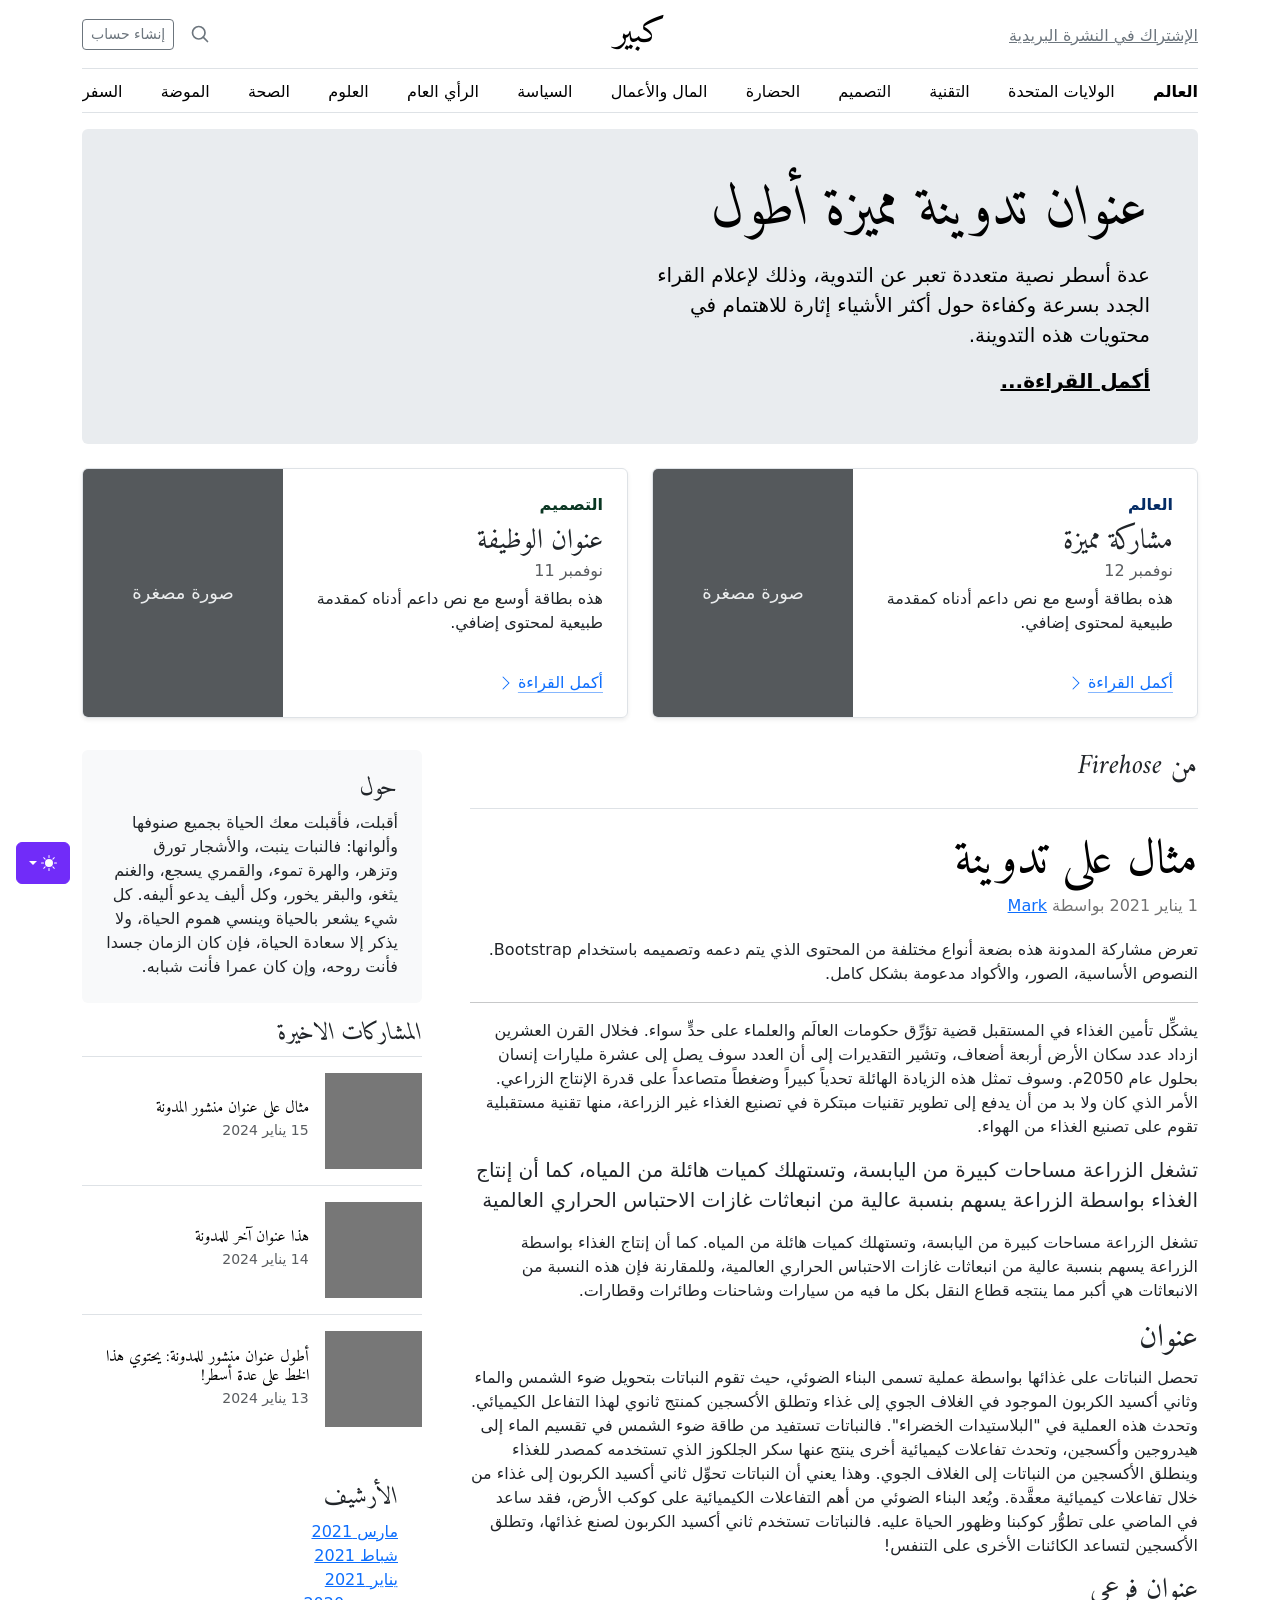
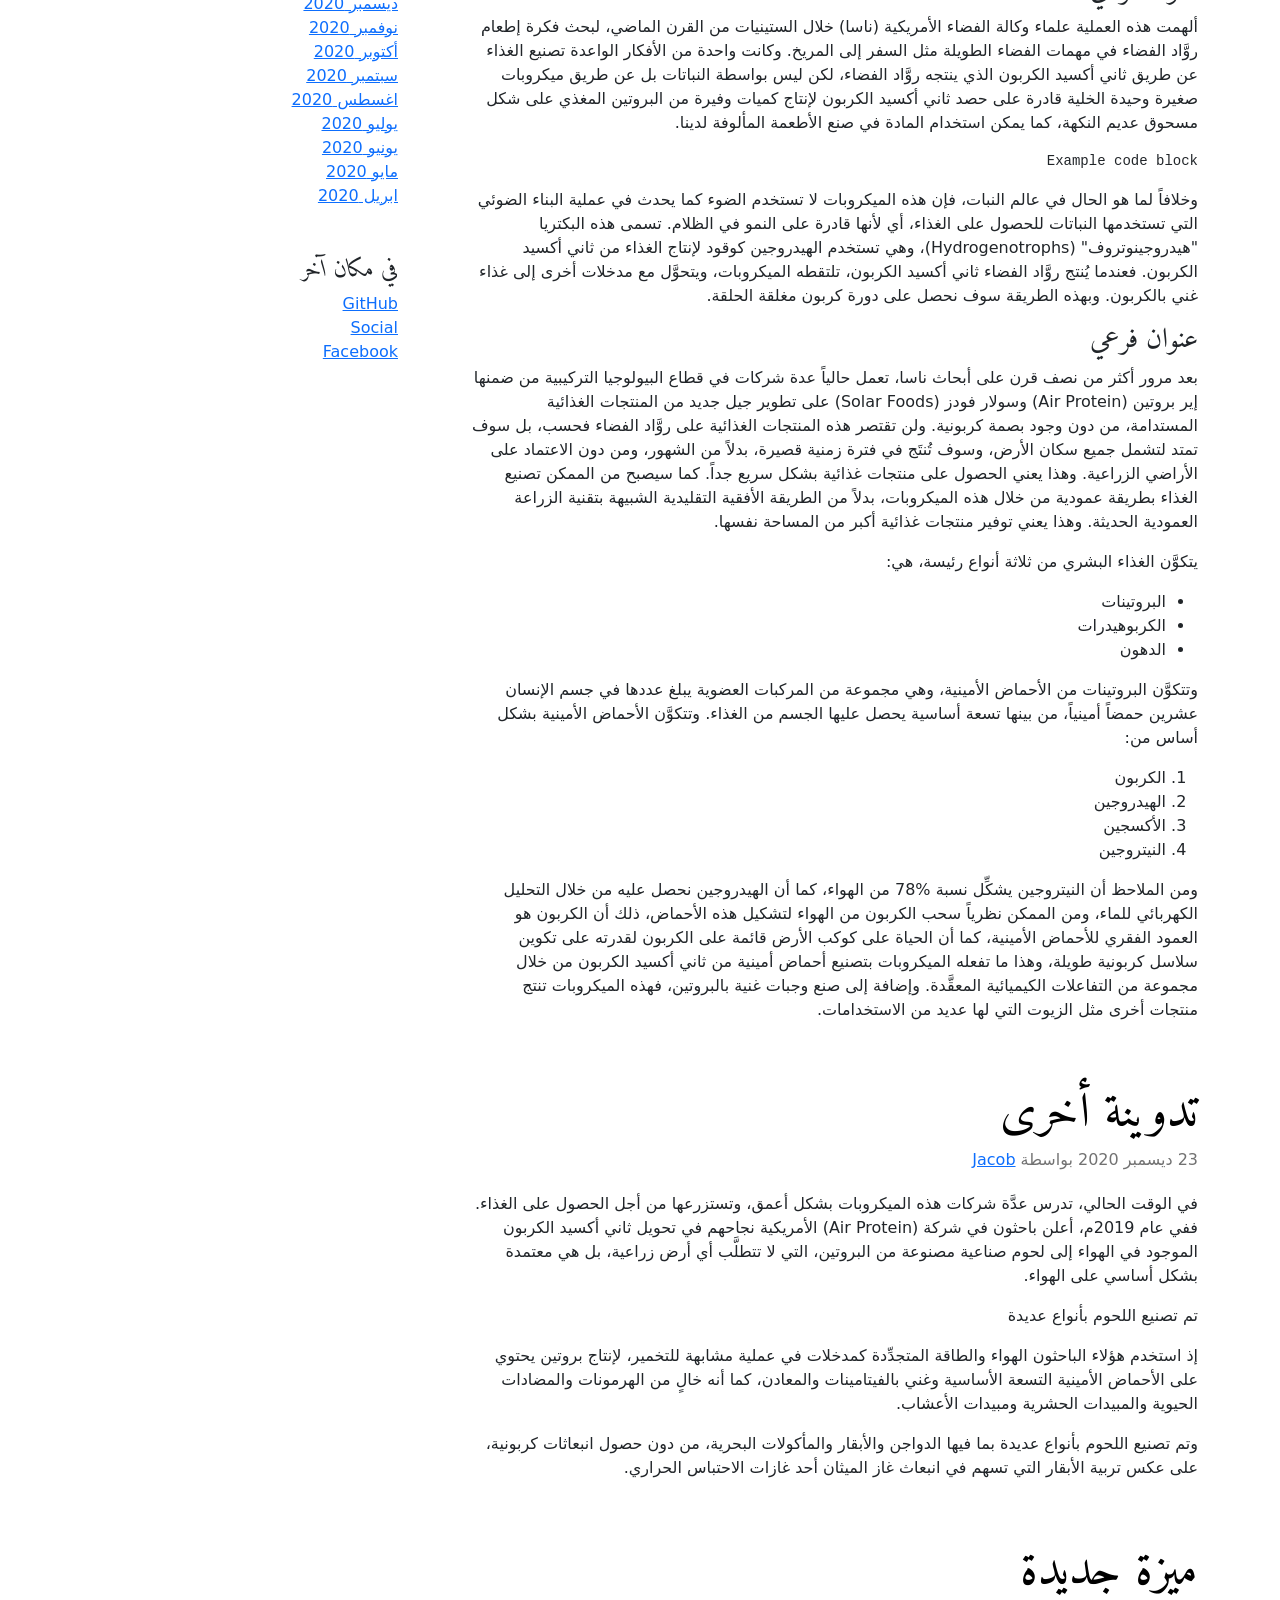
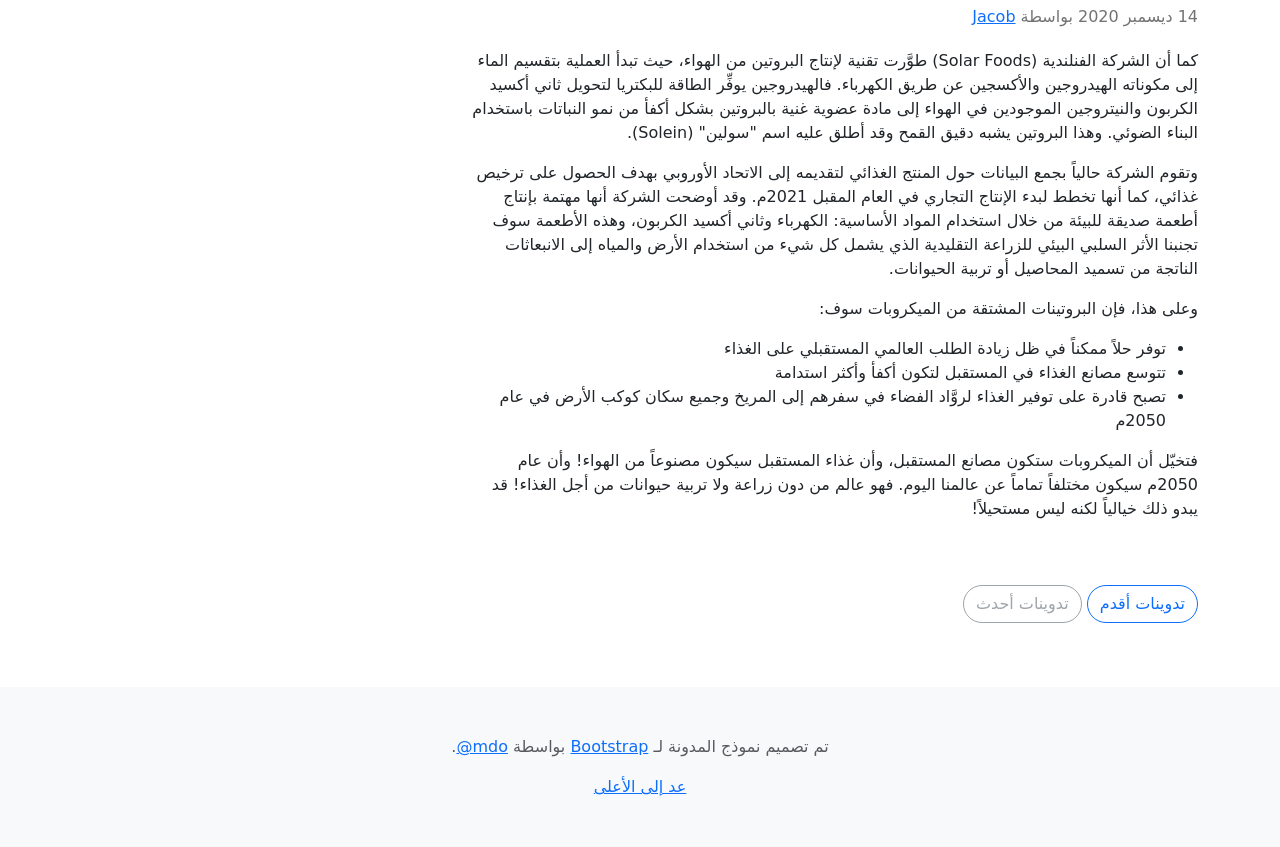
<file: Produtos/Produtos/wwwroot/bootstrap-5.3.8-examples/blog-rtl/index.html>
<!doctype html>
<html lang="ar" dir="rtl" data-bs-theme="auto">
  <head>
    <meta charset="utf-8" />
    <meta name="viewport" content="width=device-width, initial-scale=1" />
    <meta name="description" content="" />
    <meta
      name="author"
      content="Mark Otto, Jacob Thornton, and Bootstrap contributors"
    />
    <meta name="generator" content="Astro v5.13.2" />
    <title>قالب المدونة · Bootstrap v5.3</title>
    <link
      rel="canonical"
      href="https://getbootstrap.com/docs/5.3/examples/blog-rtl/"
    />
    <script src="../assets/js/color-modes.js"></script>
    <link href="../assets/dist/css/bootstrap.rtl.min.css" rel="stylesheet" />
    <meta name="theme-color" content="#712cf9" />
    <link
      href="https://fonts.googleapis.com/css?family=Amiri:wght@400;700&display=swap"
      rel="stylesheet"
    />
    <link href="../blog/blog.rtl.css" rel="stylesheet" />
    <style>
      .bd-placeholder-img {
        font-size: 1.125rem;
        text-anchor: middle;
        -webkit-user-select: none;
        -moz-user-select: none;
        user-select: none;
      }
      @media (min-width: 768px) {
        .bd-placeholder-img-lg {
          font-size: 3.5rem;
        }
      }
      .b-example-divider {
        width: 100%;
        height: 3rem;
        background-color: #0000001a;
        border: solid rgba(0, 0, 0, 0.15);
        border-width: 1px 0;
        box-shadow:
          inset 0 0.5em 1.5em #0000001a,
          inset 0 0.125em 0.5em #00000026;
      }
      .b-example-vr {
        flex-shrink: 0;
        width: 1.5rem;
        height: 100vh;
      }
      .bi {
        vertical-align: -0.125em;
        fill: currentColor;
      }
      .nav-scroller {
        position: relative;
        z-index: 2;
        height: 2.75rem;
        overflow-y: hidden;
      }
      .nav-scroller .nav {
        display: flex;
        flex-wrap: nowrap;
        padding-bottom: 1rem;
        margin-top: -1px;
        overflow-x: auto;
        text-align: center;
        white-space: nowrap;
        -webkit-overflow-scrolling: touch;
      }
      .btn-bd-primary {
        --bd-violet-bg: #712cf9;
        --bd-violet-rgb: 112.520718, 44.062154, 249.437846;
        --bs-btn-font-weight: 600;
        --bs-btn-color: var(--bs-white);
        --bs-btn-bg: var(--bd-violet-bg);
        --bs-btn-border-color: var(--bd-violet-bg);
        --bs-btn-hover-color: var(--bs-white);
        --bs-btn-hover-bg: #6528e0;
        --bs-btn-hover-border-color: #6528e0;
        --bs-btn-focus-shadow-rgb: var(--bd-violet-rgb);
        --bs-btn-active-color: var(--bs-btn-hover-color);
        --bs-btn-active-bg: #5a23c8;
        --bs-btn-active-border-color: #5a23c8;
      }
      .bd-mode-toggle {
        z-index: 1500;
      }
      .bd-mode-toggle .bi {
        width: 1em;
        height: 1em;
      }
      .bd-mode-toggle .dropdown-menu .active .bi {
        display: block !important;
      }
    </style>
  </head>
  <body>
    <svg xmlns="http://www.w3.org/2000/svg" class="d-none">
      <symbol id="check2" viewBox="0 0 16 16">
        <path
          d="M13.854 3.646a.5.5 0 0 1 0 .708l-7 7a.5.5 0 0 1-.708 0l-3.5-3.5a.5.5 0 1 1 .708-.708L6.5 10.293l6.646-6.647a.5.5 0 0 1 .708 0z"
        ></path>
      </symbol>
      <symbol id="circle-half" viewBox="0 0 16 16">
        <path
          d="M8 15A7 7 0 1 0 8 1v14zm0 1A8 8 0 1 1 8 0a8 8 0 0 1 0 16z"
        ></path>
      </symbol>
      <symbol id="moon-stars-fill" viewBox="0 0 16 16">
        <path
          d="M6 .278a.768.768 0 0 1 .08.858 7.208 7.208 0 0 0-.878 3.46c0 4.021 3.278 7.277 7.318 7.277.527 0 1.04-.055 1.533-.16a.787.787 0 0 1 .81.316.733.733 0 0 1-.031.893A8.349 8.349 0 0 1 8.344 16C3.734 16 0 12.286 0 7.71 0 4.266 2.114 1.312 5.124.06A.752.752 0 0 1 6 .278z"
        ></path>
        <path
          d="M10.794 3.148a.217.217 0 0 1 .412 0l.387 1.162c.173.518.579.924 1.097 1.097l1.162.387a.217.217 0 0 1 0 .412l-1.162.387a1.734 1.734 0 0 0-1.097 1.097l-.387 1.162a.217.217 0 0 1-.412 0l-.387-1.162A1.734 1.734 0 0 0 9.31 6.593l-1.162-.387a.217.217 0 0 1 0-.412l1.162-.387a1.734 1.734 0 0 0 1.097-1.097l.387-1.162zM13.863.099a.145.145 0 0 1 .274 0l.258.774c.115.346.386.617.732.732l.774.258a.145.145 0 0 1 0 .274l-.774.258a1.156 1.156 0 0 0-.732.732l-.258.774a.145.145 0 0 1-.274 0l-.258-.774a1.156 1.156 0 0 0-.732-.732l-.774-.258a.145.145 0 0 1 0-.274l.774-.258c.346-.115.617-.386.732-.732L13.863.1z"
        ></path>
      </symbol>
      <symbol id="sun-fill" viewBox="0 0 16 16">
        <path
          d="M8 12a4 4 0 1 0 0-8 4 4 0 0 0 0 8zM8 0a.5.5 0 0 1 .5.5v2a.5.5 0 0 1-1 0v-2A.5.5 0 0 1 8 0zm0 13a.5.5 0 0 1 .5.5v2a.5.5 0 0 1-1 0v-2A.5.5 0 0 1 8 13zm8-5a.5.5 0 0 1-.5.5h-2a.5.5 0 0 1 0-1h2a.5.5 0 0 1 .5.5zM3 8a.5.5 0 0 1-.5.5h-2a.5.5 0 0 1 0-1h2A.5.5 0 0 1 3 8zm10.657-5.657a.5.5 0 0 1 0 .707l-1.414 1.415a.5.5 0 1 1-.707-.708l1.414-1.414a.5.5 0 0 1 .707 0zm-9.193 9.193a.5.5 0 0 1 0 .707L3.05 13.657a.5.5 0 0 1-.707-.707l1.414-1.414a.5.5 0 0 1 .707 0zm9.193 2.121a.5.5 0 0 1-.707 0l-1.414-1.414a.5.5 0 0 1 .707-.707l1.414 1.414a.5.5 0 0 1 0 .707zM4.464 4.465a.5.5 0 0 1-.707 0L2.343 3.05a.5.5 0 1 1 .707-.707l1.414 1.414a.5.5 0 0 1 0 .708z"
        ></path>
      </symbol>
    </svg>
    <div
      class="dropdown position-fixed bottom-0 end-0 mb-3 me-3 bd-mode-toggle"
    >
      <button
        class="btn btn-bd-primary py-2 dropdown-toggle d-flex align-items-center"
        id="bd-theme"
        type="button"
        aria-expanded="false"
        data-bs-toggle="dropdown"
        aria-label="Toggle theme (auto)"
      >
        <svg class="bi my-1 theme-icon-active" aria-hidden="true">
          <use href="#circle-half"></use>
        </svg>
        <span class="visually-hidden" id="bd-theme-text">Toggle theme</span>
      </button>
      <ul
        class="dropdown-menu dropdown-menu-end shadow"
        aria-labelledby="bd-theme-text"
      >
        <li>
          <button
            type="button"
            class="dropdown-item d-flex align-items-center"
            data-bs-theme-value="light"
            aria-pressed="false"
          >
            <svg class="bi me-2 opacity-50" aria-hidden="true">
              <use href="#sun-fill"></use>
            </svg>
            Light
            <svg class="bi ms-auto d-none" aria-hidden="true">
              <use href="#check2"></use>
            </svg>
          </button>
        </li>
        <li>
          <button
            type="button"
            class="dropdown-item d-flex align-items-center"
            data-bs-theme-value="dark"
            aria-pressed="false"
          >
            <svg class="bi me-2 opacity-50" aria-hidden="true">
              <use href="#moon-stars-fill"></use>
            </svg>
            Dark
            <svg class="bi ms-auto d-none" aria-hidden="true">
              <use href="#check2"></use>
            </svg>
          </button>
        </li>
        <li>
          <button
            type="button"
            class="dropdown-item d-flex align-items-center active"
            data-bs-theme-value="auto"
            aria-pressed="true"
          >
            <svg class="bi me-2 opacity-50" aria-hidden="true">
              <use href="#circle-half"></use>
            </svg>
            Auto
            <svg class="bi ms-auto d-none" aria-hidden="true">
              <use href="#check2"></use>
            </svg>
          </button>
        </li>
      </ul>
    </div>
    <svg xmlns="http://www.w3.org/2000/svg" class="d-none">
      <symbol
        id="aperture"
        fill="none"
        stroke="currentColor"
        stroke-linecap="round"
        stroke-linejoin="round"
        stroke-width="2"
        viewBox="0 0 24 24"
      >
        <circle cx="12" cy="12" r="10"></circle>
        <path
          d="M14.31 8l5.74 9.94M9.69 8h11.48M7.38 12l5.74-9.94M9.69 16L3.95 6.06M14.31 16H2.83m13.79-4l-5.74 9.94"
        ></path>
      </symbol>
      <symbol id="cart" viewBox="0 0 16 16">
        <path
          d="M0 1.5A.5.5 0 0 1 .5 1H2a.5.5 0 0 1 .485.379L2.89 3H14.5a.5.5 0 0 1 .49.598l-1 5a.5.5 0 0 1-.465.401l-9.397.472L4.415 11H13a.5.5 0 0 1 0 1H4a.5.5 0 0 1-.491-.408L2.01 3.607 1.61 2H.5a.5.5 0 0 1-.5-.5zM3.102 4l.84 4.479 9.144-.459L13.89 4H3.102zM5 12a2 2 0 1 0 0 4 2 2 0 0 0 0-4zm7 0a2 2 0 1 0 0 4 2 2 0 0 0 0-4zm-7 1a1 1 0 1 1 0 2 1 1 0 0 1 0-2zm7 0a1 1 0 1 1 0 2 1 1 0 0 1 0-2z"
        ></path>
      </symbol>
      <symbol id="chevron-right" viewBox="0 0 16 16">
        <path
          fill-rule="evenodd"
          d="M4.646 1.646a.5.5 0 0 1 .708 0l6 6a.5.5 0 0 1 0 .708l-6 6a.5.5 0 0 1-.708-.708L10.293 8 4.646 2.354a.5.5 0 0 1 0-.708z"
        ></path>
      </symbol>
    </svg>
    <div class="container">
      <header class="border-bottom lh-1 py-3">
        <div class="row flex-nowrap justify-content-between align-items-center">
          <div class="col-4 pt-1">
            <a class="link-secondary" href="#">الإشتراك في النشرة البريدية</a>
          </div>
          <div class="col-4 text-center">
            <a
              class="blog-header-logo text-body-emphasis text-decoration-none"
              href="#"
              >كبير</a
            >
          </div>
          <div class="col-4 d-flex justify-content-end align-items-center">
            <a class="link-secondary" href="#" aria-label="بحث">
              <svg
                xmlns="http://www.w3.org/2000/svg"
                width="20"
                height="20"
                fill="none"
                stroke="currentColor"
                stroke-linecap="round"
                stroke-linejoin="round"
                stroke-width="2"
                class="mx-3"
                role="img"
                viewBox="0 0 24 24"
              >
                <title>بحث</title>
                <circle cx="10.5" cy="10.5" r="7.5"></circle>
                <path d="M21 21l-5.2-5.2"></path>
              </svg>
            </a>
            <a class="btn btn-sm btn-outline-secondary" href="#">إنشاء حساب</a>
          </div>
        </div>
      </header>
      <div class="nav-scroller py-1 mb-3 border-bottom">
        <nav class="nav nav-underline justify-content-between">
          <a class="nav-item nav-link link-body-emphasis active" href="#"
            >العالم</a
          >
          <a class="nav-item nav-link link-body-emphasis" href="#"
            >الولايات المتحدة</a
          >
          <a class="nav-item nav-link link-body-emphasis" href="#">التقنية</a>
          <a class="nav-item nav-link link-body-emphasis" href="#">التصميم</a>
          <a class="nav-item nav-link link-body-emphasis" href="#">الحضارة</a>
          <a class="nav-item nav-link link-body-emphasis" href="#"
            >المال والأعمال</a
          >
          <a class="nav-item nav-link link-body-emphasis" href="#">السياسة</a>
          <a class="nav-item nav-link link-body-emphasis" href="#"
            >الرأي العام</a
          >
          <a class="nav-item nav-link link-body-emphasis" href="#">العلوم</a>
          <a class="nav-item nav-link link-body-emphasis" href="#">الصحة</a>
          <a class="nav-item nav-link link-body-emphasis" href="#">الموضة</a>
          <a class="nav-item nav-link link-body-emphasis" href="#">السفر</a>
        </nav>
      </div>
    </div>
    <main class="container">
      <div class="p-4 p-md-5 mb-4 rounded text-body-emphasis bg-body-secondary">
        <div class="col-lg-6 px-0">
          <h1 class="display-4 fst-italic">عنوان تدوينة مميزة أطول</h1>
          <p class="lead my-3">
            عدة أسطر نصية متعددة تعبر عن التدوية، وذلك لإعلام القراء الجدد بسرعة
            وكفاءة حول أكثر الأشياء إثارة للاهتمام في محتويات هذه التدوينة.
          </p>
          <p class="lead mb-0">
            <a href="#" class="text-body-emphasis fw-bold">أكمل القراءة...</a>
          </p>
        </div>
      </div>
      <div class="row mb-2">
        <div class="col-md-6">
          <div
            class="row g-0 border rounded overflow-hidden flex-md-row mb-4 shadow-sm h-md-250 position-relative"
          >
            <div class="col p-4 d-flex flex-column position-static">
              <strong class="d-inline-block mb-2 text-primary-emphasis"
                >العالم</strong
              >
              <h3 class="mb-0">مشاركة مميزة</h3>
              <div class="mb-1 text-body-secondary">نوفمبر 12</div>
              <p class="card-text mb-auto">
                هذه بطاقة أوسع مع نص داعم أدناه كمقدمة طبيعية لمحتوى إضافي.
              </p>
              <a
                href="#"
                class="icon-link gap-1 icon-link-hover stretched-link"
              >
                أكمل القراءة
                <svg class="bi" aria-hidden="true">
                  <use xlink:href="#chevron-right"></use>
                </svg>
              </a>
            </div>
            <div class="col-auto d-none d-lg-block">
              <svg
                aria-label="Placeholder: صورة مصغرة"
                class="bd-placeholder-img"
                height="250"
                preserveAspectRatio="xMidYMid slice"
                role="img"
                width="200"
                xmlns="http://www.w3.org/2000/svg"
              >
                <title>Placeholder</title>
                <rect width="100%" height="100%" fill="#55595c"></rect>
                <text x="50%" y="50%" fill="#eceeef" dy=".3em">صورة مصغرة</text>
              </svg>
            </div>
          </div>
        </div>
        <div class="col-md-6">
          <div
            class="row g-0 border rounded overflow-hidden flex-md-row mb-4 shadow-sm h-md-250 position-relative"
          >
            <div class="col p-4 d-flex flex-column position-static">
              <strong class="d-inline-block mb-2 text-success-emphasis"
                >التصميم</strong
              >
              <h3 class="mb-0">عنوان الوظيفة</h3>
              <div class="mb-1 text-body-secondary">نوفمبر 11</div>
              <p class="mb-auto">
                هذه بطاقة أوسع مع نص داعم أدناه كمقدمة طبيعية لمحتوى إضافي.
              </p>
              <a
                href="#"
                class="icon-link gap-1 icon-link-hover stretched-link"
              >
                أكمل القراءة
                <svg class="bi" aria-hidden="true">
                  <use xlink:href="#chevron-right"></use>
                </svg>
              </a>
            </div>
            <div class="col-auto d-none d-lg-block">
              <svg
                aria-label="Placeholder: صورة مصغرة"
                class="bd-placeholder-img"
                height="250"
                preserveAspectRatio="xMidYMid slice"
                role="img"
                width="200"
                xmlns="http://www.w3.org/2000/svg"
              >
                <title>Placeholder</title>
                <rect width="100%" height="100%" fill="#55595c"></rect>
                <text x="50%" y="50%" fill="#eceeef" dy=".3em">صورة مصغرة</text>
              </svg>
            </div>
          </div>
        </div>
      </div>
      <div class="row g-5">
        <div class="col-md-8">
          <h3 class="pb-4 mb-4 fst-italic border-bottom">من Firehose</h3>
          <article class="blog-post">
            <h2 class="display-5 link-body-emphasis mb-1">مثال على تدوينة</h2>
            <p class="blog-post-meta">
              1 يناير 2021 بواسطة <a href="#"> Mark </a>
            </p>
            <p>
              تعرض مشاركة المدونة هذه بضعة أنواع مختلفة من المحتوى الذي يتم دعمه
              وتصميمه باستخدام Bootstrap. النصوص الأساسية، الصور، والأكواد
              مدعومة بشكل كامل.
            </p>
            <hr />
            <p>
              يشكِّل تأمين الغذاء في المستقبل قضية تؤرِّق حكومات العالَم
              والعلماء على حدٍّ سواء. فخلال القرن العشرين ازداد عدد سكان الأرض
              أربعة أضعاف، وتشير التقديرات إلى أن العدد سوف يصل إلى عشرة مليارات
              إنسان بحلول عام 2050م. وسوف تمثل هذه الزيادة الهائلة تحدياً كبيراً
              وضغطاً متصاعداً على قدرة الإنتاج الزراعي. الأمر الذي كان ولا بد من
              أن يدفع إلى تطوير تقنيات مبتكرة في تصنيع الغذاء غير الزراعة، منها
              تقنية مستقبلية تقوم على تصنيع الغذاء من الهواء.
            </p>
            <blockquote class="blockquote">
              <p>
                تشغل الزراعة مساحات كبيرة من اليابسة، وتستهلك كميات هائلة من
                المياه، كما أن إنتاج الغذاء بواسطة الزراعة يسهم بنسبة عالية من
                انبعاثات غازات الاحتباس الحراري العالمية
              </p>
            </blockquote>
            <p>
              تشغل الزراعة مساحات كبيرة من اليابسة، وتستهلك كميات هائلة من
              المياه. كما أن إنتاج الغذاء بواسطة الزراعة يسهم بنسبة عالية من
              انبعاثات غازات الاحتباس الحراري العالمية، وللمقارنة فإن هذه النسبة
              من الانبعاثات هي أكبر مما ينتجه قطاع النقل بكل ما فيه من سيارات
              وشاحنات وطائرات وقطارات.
            </p>
            <h2>عنوان</h2>
            <p>
              تحصل النباتات على غذائها بواسطة عملية تسمى البناء الضوئي، حيث تقوم
              النباتات بتحويل ضوء الشمس والماء وثاني أكسيد الكربون الموجود في
              الغلاف الجوي إلى غذاء وتطلق الأكسجين كمنتج ثانوي لهذا التفاعل
              الكيميائي. وتحدث هذه العملية في "البلاستيدات الخضراء". فالنباتات
              تستفيد من طاقة ضوء الشمس في تقسيم الماء إلى هيدروجين وأكسجين،
              وتحدث تفاعلات كيميائية أخرى ينتج عنها سكر الجلكوز الذي تستخدمه
              كمصدر للغذاء وينطلق الأكسجين من النباتات إلى الغلاف الجوي. وهذا
              يعني أن النباتات تحوِّل ثاني أكسيد الكربون إلى غذاء من خلال
              تفاعلات كيميائية معقَّدة. ويُعد البناء الضوئي من أهم التفاعلات
              الكيميائية على كوكب الأرض، فقد ساعد في الماضي على تطوُّر كوكبنا
              وظهور الحياة عليه. فالنباتات تستخدم ثاني أكسيد الكربون لصنع
              غذائها، وتطلق الأكسجين لتساعد الكائنات الأخرى على التنفس!
            </p>
            <h3>عنوان فرعي</h3>
            <p>
              ألهمت هذه العملية علماء وكالة الفضاء الأمريكية (ناسا) خلال
              الستينيات من القرن الماضي، لبحث فكرة إطعام روَّاد الفضاء في مهمات
              الفضاء الطويلة مثل السفر إلى المريخ. وكانت واحدة من الأفكار
              الواعدة تصنيع الغذاء عن طريق ثاني أكسيد الكربون الذي ينتجه روَّاد
              الفضاء، لكن ليس بواسطة النباتات بل عن طريق ميكروبات صغيرة وحيدة
              الخلية قادرة على حصد ثاني أكسيد الكربون لإنتاج كميات وفيرة من
              البروتين المغذي على شكل مسحوق عديم النكهة، كما يمكن استخدام المادة
              في صنع الأطعمة المألوفة لدينا.
            </p>
            <pre><code>Example code block</code></pre>
            <p>
              وخلافاً لما هو الحال في عالم النبات، فإن هذه الميكروبات لا تستخدم
              الضوء كما يحدث في عملية البناء الضوئي التي تستخدمها النباتات
              للحصول على الغذاء، أي لأنها قادرة على النمو في الظلام. تسمى هذه
              البكتريا "هيدروجينوتروف" (Hydrogenotrophs)، وهي تستخدم الهيدروجين
              كوقود لإنتاج الغذاء من ثاني أكسيد الكربون. فعندما يُنتج روَّاد
              الفضاء ثاني أكسيد الكربون، تلتقطه الميكروبات، ويتحوَّل مع مدخلات
              أخرى إلى غذاء غني بالكربون. وبهذه الطريقة سوف نحصل على دورة كربون
              مغلقة الحلقة.
            </p>
            <h3>عنوان فرعي</h3>
            <p>
              بعد مرور أكثر من نصف قرن على أبحاث ناسا، تعمل حالياً عدة شركات في
              قطاع البيولوجيا التركيبية من ضمنها إير بروتين (Air Protein) وسولار
              فودز (Solar Foods) على تطوير جيل جديد من المنتجات الغذائية
              المستدامة، من دون وجود بصمة كربونية. ولن تقتصر هذه المنتجات
              الغذائية على روَّاد الفضاء فحسب، بل سوف تمتد لتشمل جميع سكان
              الأرض، وسوف تُنتَج في فترة زمنية قصيرة، بدلاً من الشهور، ومن دون
              الاعتماد على الأراضي الزراعية. وهذا يعني الحصول على منتجات غذائية
              بشكل سريع جداً. كما سيصبح من الممكن تصنيع الغذاء بطريقة عمودية من
              خلال هذه الميكروبات، بدلاً من الطريقة الأفقية التقليدية الشبيهة
              بتقنية الزراعة العمودية الحديثة. وهذا يعني توفير منتجات غذائية
              أكبر من المساحة نفسها.
            </p>
            <p>يتكوَّن الغذاء البشري من ثلاثة أنواع رئيسة، هي:</p>
            <ul>
              <li>البروتينات</li>
              <li>الكربوهيدرات</li>
              <li>الدهون</li>
            </ul>
            <p>
              وتتكوَّن البروتينات من الأحماض الأمينية، وهي مجموعة من المركبات
              العضوية يبلغ عددها في جسم الإنسان عشرين حمضاً أمينياً، من بينها
              تسعة أساسية يحصل عليها الجسم من الغذاء. وتتكوَّن الأحماض الأمينية
              بشكل أساس من:
            </p>
            <ol>
              <li>الكربون</li>
              <li>الهيدروجين</li>
              <li>الأكسجين</li>
              <li>النيتروجين</li>
            </ol>
            <p>
              ومن الملاحظ أن النيتروجين يشكِّل نسبة %78 من الهواء، كما أن
              الهيدروجين نحصل عليه من خلال التحليل الكهربائي للماء، ومن الممكن
              نظرياً سحب الكربون من الهواء لتشكيل هذه الأحماض، ذلك أن الكربون هو
              العمود الفقري للأحماض الأمينية، كما أن الحياة على كوكب الأرض قائمة
              على الكربون لقدرته على تكوين سلاسل كربونية طويلة، وهذا ما تفعله
              الميكروبات بتصنيع أحماض أمينية من ثاني أكسيد الكربون من خلال
              مجموعة من التفاعلات الكيميائية المعقَّدة. وإضافة إلى صنع وجبات
              غنية بالبروتين، فهذه الميكروبات تنتج منتجات أخرى مثل الزيوت التي
              لها عديد من الاستخدامات.
            </p>
          </article>
          <article class="blog-post">
            <h2 class="display-5 link-body-emphasis mb-1">تدوينة أخرى</h2>
            <p class="blog-post-meta">
              23 ديسمبر 2020 بواسطة <a href="#">Jacob</a>
            </p>
            <p>
              في الوقت الحالي، تدرس عدَّة شركات هذه الميكروبات بشكل أعمق،
              وتستزرعها من أجل الحصول على الغذاء. ففي عام 2019م، أعلن باحثون في
              شركة (Air Protein) الأمريكية نجاحهم في تحويل ثاني أكسيد الكربون
              الموجود في الهواء إلى لحوم صناعية مصنوعة من البروتين، التي لا
              تتطلَّب أي أرض زراعية، بل هي معتمدة بشكل أساسي على الهواء.
            </p>
            <blockquote><p>تم تصنيع اللحوم بأنواع عديدة</p></blockquote>
            <p>
              إذ استخدم هؤلاء الباحثون الهواء والطاقة المتجدِّدة كمدخلات في
              عملية مشابهة للتخمير، لإنتاج بروتين يحتوي على الأحماض الأمينية
              التسعة الأساسية وغني بالفيتامينات والمعادن، كما أنه خالٍ من
              الهرمونات والمضادات الحيوية والمبيدات الحشرية ومبيدات الأعشاب.
            </p>
            <p>
              وتم تصنيع اللحوم بأنواع عديدة بما فيها الدواجن والأبقار والمأكولات
              البحرية، من دون حصول انبعاثات كربونية، على عكس تربية الأبقار التي
              تسهم في انبعاث غاز الميثان أحد غازات الاحتباس الحراري.
            </p>
          </article>
          <article class="blog-post">
            <h2 class="display-5 link-body-emphasis mb-1">ميزة جديدة</h2>
            <p class="blog-post-meta">
              14 ديسمبر 2020 بواسطة <a href="#">Jacob</a>
            </p>
            <p>
              كما أن الشركة الفنلندية (Solar Foods) طوَّرت تقنية لإنتاج البروتين
              من الهواء، حيث تبدأ العملية بتقسيم الماء إلى مكوناته الهيدروجين
              والأكسجين عن طريق الكهرباء. فالهيدروجين يوفِّر الطاقة للبكتريا
              لتحويل ثاني أكسيد الكربون والنيتروجين الموجودين في الهواء إلى مادة
              عضوية غنية بالبروتين بشكل أكفأ من نمو النباتات باستخدام البناء
              الضوئي. وهذا البروتين يشبه دقيق القمح وقد أطلق عليه اسم "سولين"
              (Solein).
            </p>
            <p>
              وتقوم الشركة حالياً بجمع البيانات حول المنتج الغذائي لتقديمه إلى
              الاتحاد الأوروبي بهدف الحصول على ترخيص غذائي، كما أنها تخطط لبدء
              الإنتاج التجاري في العام المقبل 2021م. وقد أوضحت الشركة أنها مهتمة
              بإنتاج أطعمة صديقة للبيئة من خلال استخدام المواد الأساسية:
              الكهرباء وثاني أكسيد الكربون، وهذه الأطعمة سوف تجنبنا الأثر السلبي
              البيئي للزراعة التقليدية الذي يشمل كل شيء من استخدام الأرض والمياه
              إلى الانبعاثات الناتجة من تسميد المحاصيل أو تربية الحيوانات.
            </p>
            <p>وعلى هذا، فإن البروتينات المشتقة من الميكروبات سوف:</p>
            <ul>
              <li>
                توفر حلاً ممكناً في ظل زيادة الطلب العالمي المستقبلي على الغذاء
              </li>
              <li>تتوسع مصانع الغذاء في المستقبل لتكون أكفأ وأكثر استدامة</li>
              <li>
                تصبح قادرة على توفير الغذاء لروَّاد الفضاء في سفرهم إلى المريخ
                وجميع سكان كوكب الأرض في عام 2050م
              </li>
            </ul>
            <p>
              فتخيّل أن الميكروبات ستكون مصانع المستقبل، وأن غذاء المستقبل سيكون
              مصنوعاً من الهواء! وأن عام 2050م سيكون مختلفاً تماماً عن عالمنا
              اليوم. فهو عالم من دون زراعة ولا تربية حيوانات من أجل الغذاء! قد
              يبدو ذلك خيالياً لكنه ليس مستحيلاً!
            </p>
          </article>
          <nav class="blog-pagination" aria-label="Pagination">
            <a class="btn btn-outline-primary rounded-pill" href="#"
              >تدوينات أقدم</a
            >
            <a
              class="btn btn-outline-secondary rounded-pill disabled"
              aria-disabled="true"
              >تدوينات أحدث</a
            >
          </nav>
        </div>
        <div class="col-md-4">
          <div class="position-sticky" style="top: 2rem">
            <div class="p-4 mb-3 bg-body-tertiary rounded">
              <h4 class="fst-italic">حول</h4>
              <p class="mb-0">
                أقبلت، فأقبلت معك الحياة بجميع صنوفها وألوانها: فالنبات ينبت،
                والأشجار تورق وتزهر، والهرة تموء، والقمري يسجع، والغنم يثغو،
                والبقر يخور، وكل أليف يدعو أليفه. كل شيء يشعر بالحياة وينسي هموم
                الحياة، ولا يذكر إلا سعادة الحياة، فإن كان الزمان جسدا فأنت
                روحه، وإن كان عمرا فأنت شبابه.
              </p>
            </div>
            <div>
              <h4 class="fst-italic">المشاركات الاخيرة</h4>
              <ul class="list-unstyled">
                <li>
                  <a
                    class="d-flex flex-column flex-lg-row gap-3 align-items-start align-items-lg-center py-3 link-body-emphasis text-decoration-none border-top"
                    href="#"
                  >
                    <svg
                      aria-hidden="true"
                      class="bd-placeholder-img"
                      height="96"
                      preserveAspectRatio="xMidYMid slice"
                      width="100%"
                      xmlns="http://www.w3.org/2000/svg"
                    >
                      <rect width="100%" height="100%" fill="#777"></rect>
                    </svg>
                    <div class="col-lg-8">
                      <h6 class="mb-0">مثال على عنوان منشور المدونة</h6>
                      <small class="text-body-secondary">15 يناير 2024</small>
                    </div>
                  </a>
                </li>
                <li>
                  <a
                    class="d-flex flex-column flex-lg-row gap-3 align-items-start align-items-lg-center py-3 link-body-emphasis text-decoration-none border-top"
                    href="#"
                  >
                    <svg
                      aria-hidden="true"
                      class="bd-placeholder-img"
                      height="96"
                      preserveAspectRatio="xMidYMid slice"
                      width="100%"
                      xmlns="http://www.w3.org/2000/svg"
                    >
                      <rect width="100%" height="100%" fill="#777"></rect>
                    </svg>
                    <div class="col-lg-8">
                      <h6 class="mb-0">هذا عنوان آخر للمدونة</h6>
                      <small class="text-body-secondary">14 يناير 2024</small>
                    </div>
                  </a>
                </li>
                <li>
                  <a
                    class="d-flex flex-column flex-lg-row gap-3 align-items-start align-items-lg-center py-3 link-body-emphasis text-decoration-none border-top"
                    href="#"
                  >
                    <svg
                      aria-hidden="true"
                      class="bd-placeholder-img"
                      height="96"
                      preserveAspectRatio="xMidYMid slice"
                      width="100%"
                      xmlns="http://www.w3.org/2000/svg"
                    >
                      <rect width="100%" height="100%" fill="#777"></rect>
                    </svg>
                    <div class="col-lg-8">
                      <h6 class="mb-0">
                        أطول عنوان منشور للمدونة: يحتوي هذا الخط على عدة أسطر!
                      </h6>
                      <small class="text-body-secondary">13 يناير 2024</small>
                    </div>
                  </a>
                </li>
              </ul>
            </div>
            <div class="p-4">
              <h4 class="fst-italic">الأرشيف</h4>
              <ol class="list-unstyled mb-0">
                <li><a href="#">مارس 2021</a></li>
                <li><a href="#">شباط 2021</a></li>
                <li><a href="#">يناير 2021</a></li>
                <li><a href="#">ديسمبر 2020</a></li>
                <li><a href="#">نوفمبر 2020</a></li>
                <li><a href="#">أكتوبر 2020</a></li>
                <li><a href="#">سبتمبر 2020</a></li>
                <li><a href="#">اغسطس 2020</a></li>
                <li><a href="#">يوليو 2020</a></li>
                <li><a href="#">يونيو 2020</a></li>
                <li><a href="#">مايو 2020</a></li>
                <li><a href="#">ابريل 2020</a></li>
              </ol>
            </div>
            <div class="p-4">
              <h4 class="fst-italic">في مكان آخر</h4>
              <ol class="list-unstyled">
                <li><a href="#">GitHub</a></li>
                <li><a href="#">Social</a></li>
                <li><a href="#">Facebook</a></li>
              </ol>
            </div>
          </div>
        </div>
      </div>
    </main>
    <footer class="py-5 text-center text-body-secondary bg-body-tertiary">
      <p>
        تم تصميم نموذج المدونة لـ
        <a href="https://getbootstrap.com/">Bootstrap</a> بواسطة
        <a href="https://x.com/mdo"><bdi lang="en" dir="ltr">@mdo</bdi></a
        >.
      </p>
      <p class="mb-0"><a href="#">عد إلى الأعلى</a></p>
    </footer>
    <script
      src="../assets/dist/js/bootstrap.bundle.min.js"
      class="astro-vvvwv3sm"
    ></script>
  </body>
</html>
</file>
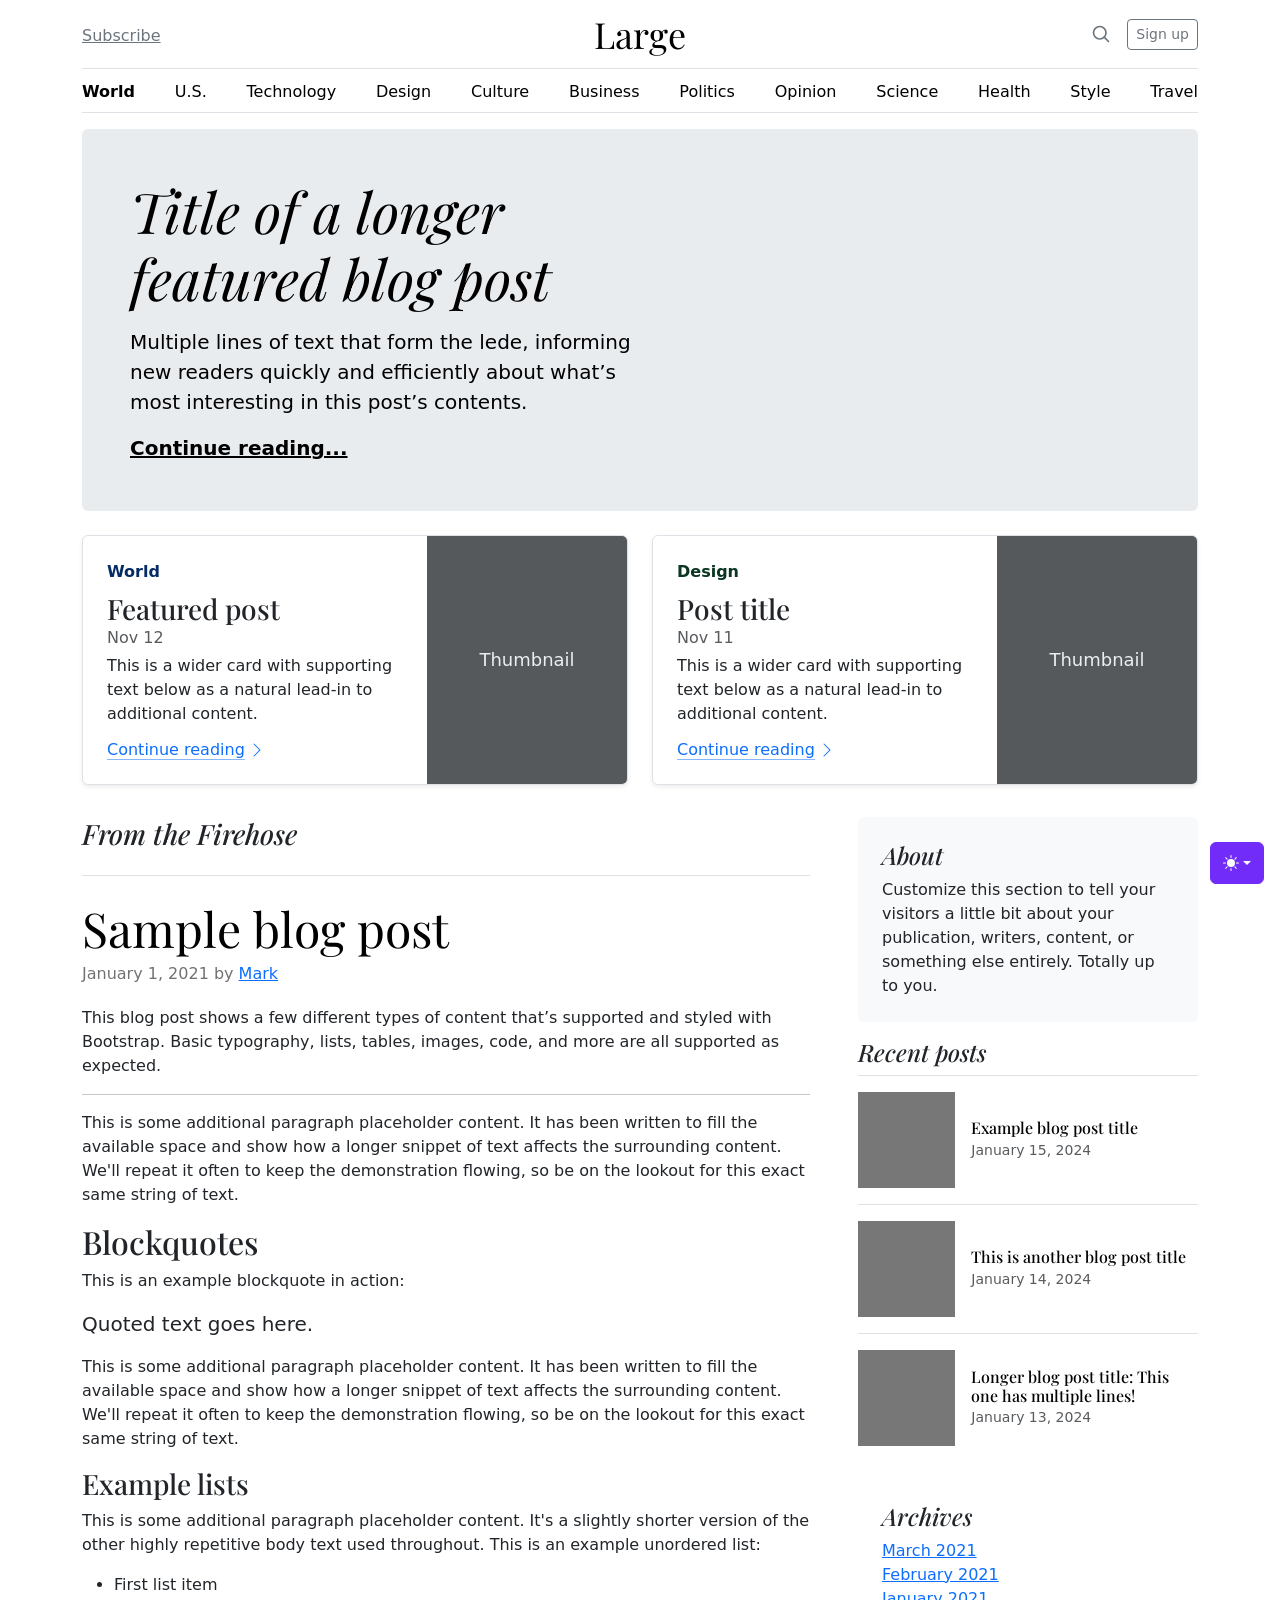
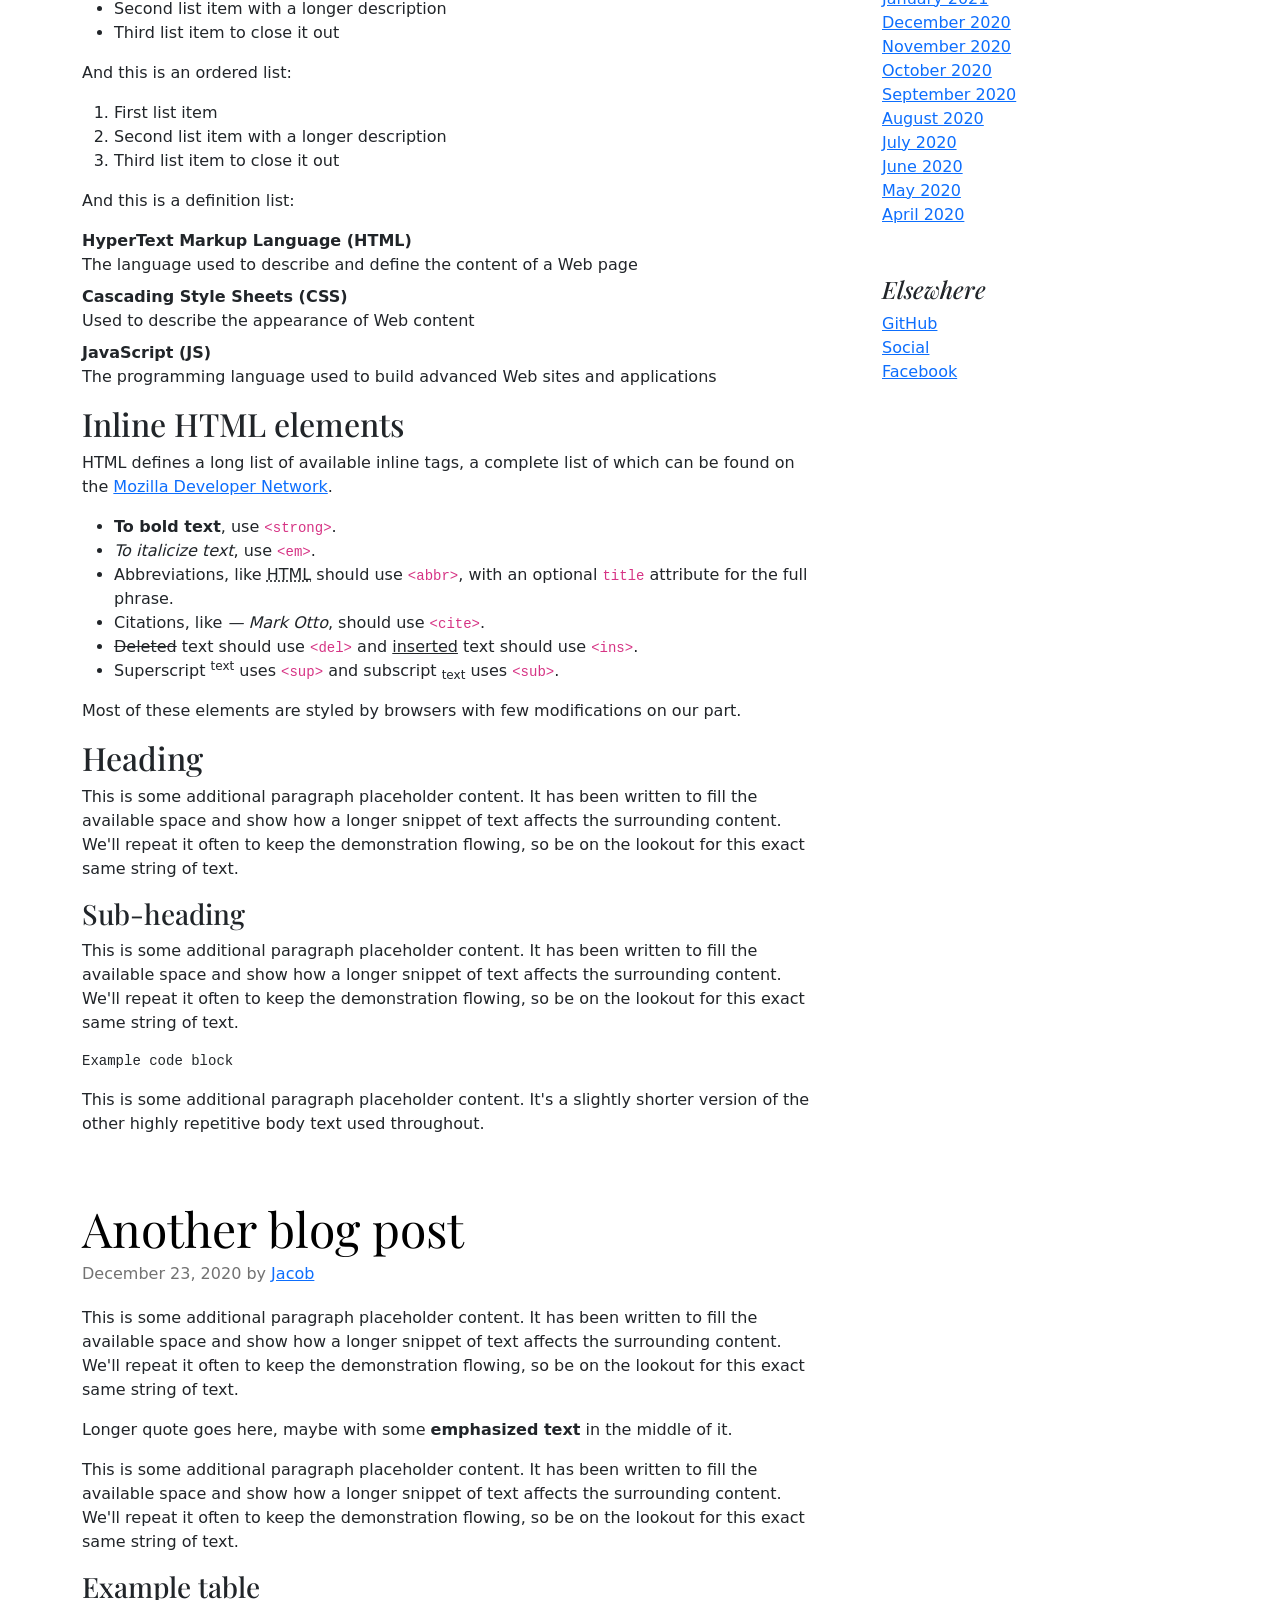
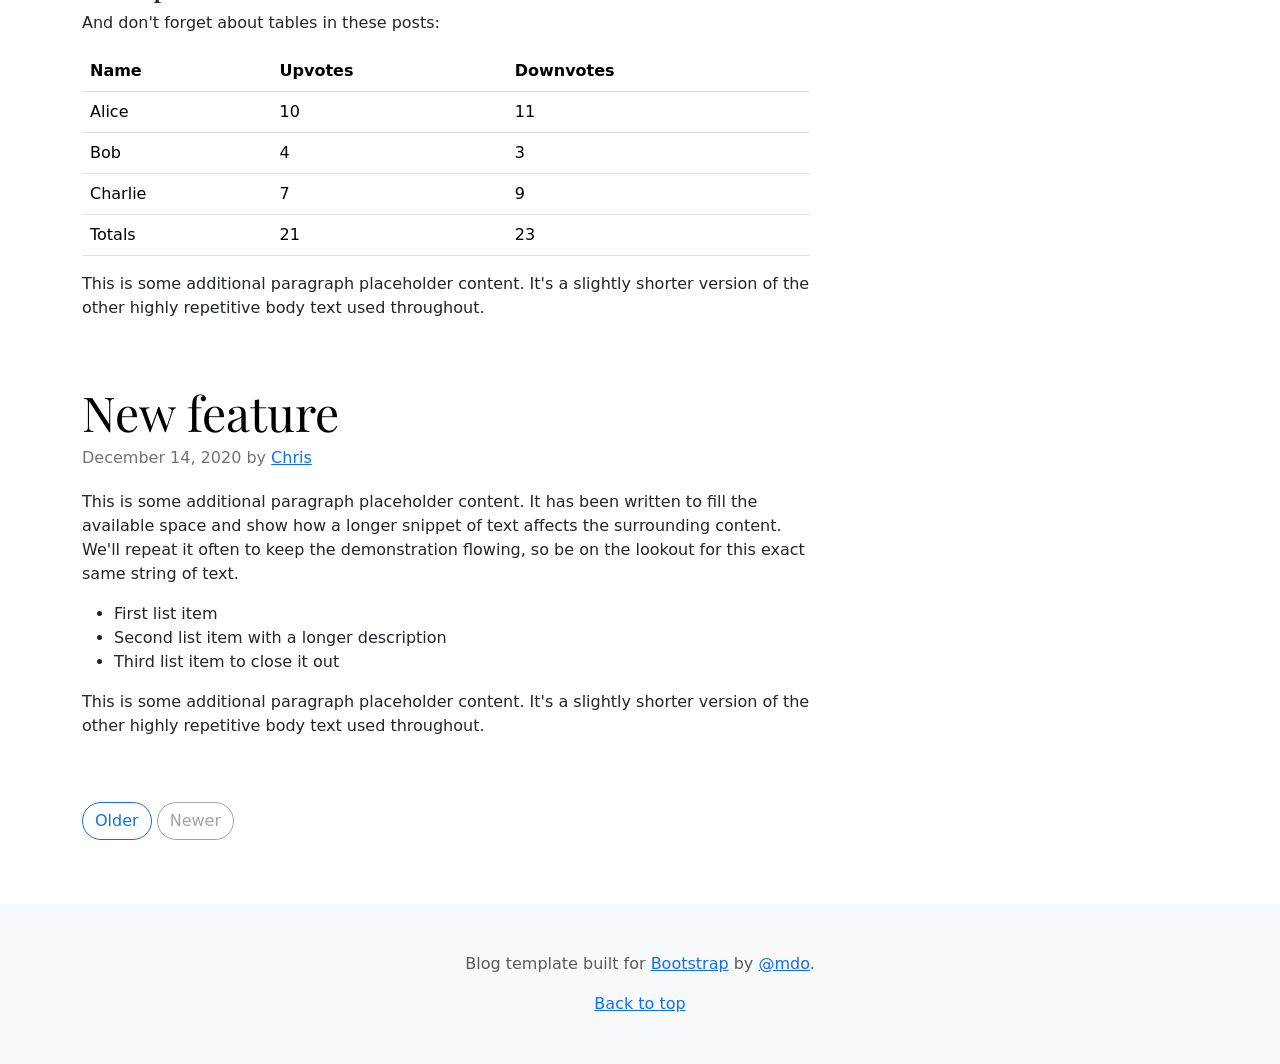
<file: Produtos/Produtos/wwwroot/bootstrap-5.3.8-examples/blog/index.html>
<!doctype html>
<html lang="en" data-bs-theme="auto">
  <head>
    <meta charset="utf-8" />
    <meta name="viewport" content="width=device-width, initial-scale=1" />
    <meta name="description" content="" />
    <meta
      name="author"
      content="Mark Otto, Jacob Thornton, and Bootstrap contributors"
    />
    <meta name="generator" content="Astro v5.13.2" />
    <title>Blog Template · Bootstrap v5.3</title>
    <link
      rel="canonical"
      href="https://getbootstrap.com/docs/5.3/examples/blog/"
    />
    <script src="../assets/js/color-modes.js"></script>
    <link href="../assets/dist/css/bootstrap.min.css" rel="stylesheet" />
    <meta name="theme-color" content="#712cf9" />
    <link
      href="https://fonts.googleapis.com/css?family=Playfair+Display:700,900&display=swap"
      rel="stylesheet"
    />
    <link href="blog.css" rel="stylesheet" />
    <style>
      .bd-placeholder-img {
        font-size: 1.125rem;
        text-anchor: middle;
        -webkit-user-select: none;
        -moz-user-select: none;
        user-select: none;
      }
      @media (min-width: 768px) {
        .bd-placeholder-img-lg {
          font-size: 3.5rem;
        }
      }
      .b-example-divider {
        width: 100%;
        height: 3rem;
        background-color: #0000001a;
        border: solid rgba(0, 0, 0, 0.15);
        border-width: 1px 0;
        box-shadow:
          inset 0 0.5em 1.5em #0000001a,
          inset 0 0.125em 0.5em #00000026;
      }
      .b-example-vr {
        flex-shrink: 0;
        width: 1.5rem;
        height: 100vh;
      }
      .bi {
        vertical-align: -0.125em;
        fill: currentColor;
      }
      .nav-scroller {
        position: relative;
        z-index: 2;
        height: 2.75rem;
        overflow-y: hidden;
      }
      .nav-scroller .nav {
        display: flex;
        flex-wrap: nowrap;
        padding-bottom: 1rem;
        margin-top: -1px;
        overflow-x: auto;
        text-align: center;
        white-space: nowrap;
        -webkit-overflow-scrolling: touch;
      }
      .btn-bd-primary {
        --bd-violet-bg: #712cf9;
        --bd-violet-rgb: 112.520718, 44.062154, 249.437846;
        --bs-btn-font-weight: 600;
        --bs-btn-color: var(--bs-white);
        --bs-btn-bg: var(--bd-violet-bg);
        --bs-btn-border-color: var(--bd-violet-bg);
        --bs-btn-hover-color: var(--bs-white);
        --bs-btn-hover-bg: #6528e0;
        --bs-btn-hover-border-color: #6528e0;
        --bs-btn-focus-shadow-rgb: var(--bd-violet-rgb);
        --bs-btn-active-color: var(--bs-btn-hover-color);
        --bs-btn-active-bg: #5a23c8;
        --bs-btn-active-border-color: #5a23c8;
      }
      .bd-mode-toggle {
        z-index: 1500;
      }
      .bd-mode-toggle .bi {
        width: 1em;
        height: 1em;
      }
      .bd-mode-toggle .dropdown-menu .active .bi {
        display: block !important;
      }
    </style>
  </head>
  <body>
    <svg xmlns="http://www.w3.org/2000/svg" class="d-none">
      <symbol id="check2" viewBox="0 0 16 16">
        <path
          d="M13.854 3.646a.5.5 0 0 1 0 .708l-7 7a.5.5 0 0 1-.708 0l-3.5-3.5a.5.5 0 1 1 .708-.708L6.5 10.293l6.646-6.647a.5.5 0 0 1 .708 0z"
        ></path>
      </symbol>
      <symbol id="circle-half" viewBox="0 0 16 16">
        <path
          d="M8 15A7 7 0 1 0 8 1v14zm0 1A8 8 0 1 1 8 0a8 8 0 0 1 0 16z"
        ></path>
      </symbol>
      <symbol id="moon-stars-fill" viewBox="0 0 16 16">
        <path
          d="M6 .278a.768.768 0 0 1 .08.858 7.208 7.208 0 0 0-.878 3.46c0 4.021 3.278 7.277 7.318 7.277.527 0 1.04-.055 1.533-.16a.787.787 0 0 1 .81.316.733.733 0 0 1-.031.893A8.349 8.349 0 0 1 8.344 16C3.734 16 0 12.286 0 7.71 0 4.266 2.114 1.312 5.124.06A.752.752 0 0 1 6 .278z"
        ></path>
        <path
          d="M10.794 3.148a.217.217 0 0 1 .412 0l.387 1.162c.173.518.579.924 1.097 1.097l1.162.387a.217.217 0 0 1 0 .412l-1.162.387a1.734 1.734 0 0 0-1.097 1.097l-.387 1.162a.217.217 0 0 1-.412 0l-.387-1.162A1.734 1.734 0 0 0 9.31 6.593l-1.162-.387a.217.217 0 0 1 0-.412l1.162-.387a1.734 1.734 0 0 0 1.097-1.097l.387-1.162zM13.863.099a.145.145 0 0 1 .274 0l.258.774c.115.346.386.617.732.732l.774.258a.145.145 0 0 1 0 .274l-.774.258a1.156 1.156 0 0 0-.732.732l-.258.774a.145.145 0 0 1-.274 0l-.258-.774a1.156 1.156 0 0 0-.732-.732l-.774-.258a.145.145 0 0 1 0-.274l.774-.258c.346-.115.617-.386.732-.732L13.863.1z"
        ></path>
      </symbol>
      <symbol id="sun-fill" viewBox="0 0 16 16">
        <path
          d="M8 12a4 4 0 1 0 0-8 4 4 0 0 0 0 8zM8 0a.5.5 0 0 1 .5.5v2a.5.5 0 0 1-1 0v-2A.5.5 0 0 1 8 0zm0 13a.5.5 0 0 1 .5.5v2a.5.5 0 0 1-1 0v-2A.5.5 0 0 1 8 13zm8-5a.5.5 0 0 1-.5.5h-2a.5.5 0 0 1 0-1h2a.5.5 0 0 1 .5.5zM3 8a.5.5 0 0 1-.5.5h-2a.5.5 0 0 1 0-1h2A.5.5 0 0 1 3 8zm10.657-5.657a.5.5 0 0 1 0 .707l-1.414 1.415a.5.5 0 1 1-.707-.708l1.414-1.414a.5.5 0 0 1 .707 0zm-9.193 9.193a.5.5 0 0 1 0 .707L3.05 13.657a.5.5 0 0 1-.707-.707l1.414-1.414a.5.5 0 0 1 .707 0zm9.193 2.121a.5.5 0 0 1-.707 0l-1.414-1.414a.5.5 0 0 1 .707-.707l1.414 1.414a.5.5 0 0 1 0 .707zM4.464 4.465a.5.5 0 0 1-.707 0L2.343 3.05a.5.5 0 1 1 .707-.707l1.414 1.414a.5.5 0 0 1 0 .708z"
        ></path>
      </symbol>
    </svg>
    <div
      class="dropdown position-fixed bottom-0 end-0 mb-3 me-3 bd-mode-toggle"
    >
      <button
        class="btn btn-bd-primary py-2 dropdown-toggle d-flex align-items-center"
        id="bd-theme"
        type="button"
        aria-expanded="false"
        data-bs-toggle="dropdown"
        aria-label="Toggle theme (auto)"
      >
        <svg class="bi my-1 theme-icon-active" aria-hidden="true">
          <use href="#circle-half"></use>
        </svg>
        <span class="visually-hidden" id="bd-theme-text">Toggle theme</span>
      </button>
      <ul
        class="dropdown-menu dropdown-menu-end shadow"
        aria-labelledby="bd-theme-text"
      >
        <li>
          <button
            type="button"
            class="dropdown-item d-flex align-items-center"
            data-bs-theme-value="light"
            aria-pressed="false"
          >
            <svg class="bi me-2 opacity-50" aria-hidden="true">
              <use href="#sun-fill"></use>
            </svg>
            Light
            <svg class="bi ms-auto d-none" aria-hidden="true">
              <use href="#check2"></use>
            </svg>
          </button>
        </li>
        <li>
          <button
            type="button"
            class="dropdown-item d-flex align-items-center"
            data-bs-theme-value="dark"
            aria-pressed="false"
          >
            <svg class="bi me-2 opacity-50" aria-hidden="true">
              <use href="#moon-stars-fill"></use>
            </svg>
            Dark
            <svg class="bi ms-auto d-none" aria-hidden="true">
              <use href="#check2"></use>
            </svg>
          </button>
        </li>
        <li>
          <button
            type="button"
            class="dropdown-item d-flex align-items-center active"
            data-bs-theme-value="auto"
            aria-pressed="true"
          >
            <svg class="bi me-2 opacity-50" aria-hidden="true">
              <use href="#circle-half"></use>
            </svg>
            Auto
            <svg class="bi ms-auto d-none" aria-hidden="true">
              <use href="#check2"></use>
            </svg>
          </button>
        </li>
      </ul>
    </div>
    <svg xmlns="http://www.w3.org/2000/svg" class="d-none">
      <symbol
        id="aperture"
        fill="none"
        stroke="currentColor"
        stroke-linecap="round"
        stroke-linejoin="round"
        stroke-width="2"
        viewBox="0 0 24 24"
      >
        <circle cx="12" cy="12" r="10"></circle>
        <path
          d="M14.31 8l5.74 9.94M9.69 8h11.48M7.38 12l5.74-9.94M9.69 16L3.95 6.06M14.31 16H2.83m13.79-4l-5.74 9.94"
        ></path>
      </symbol>
      <symbol id="cart" viewBox="0 0 16 16">
        <path
          d="M0 1.5A.5.5 0 0 1 .5 1H2a.5.5 0 0 1 .485.379L2.89 3H14.5a.5.5 0 0 1 .49.598l-1 5a.5.5 0 0 1-.465.401l-9.397.472L4.415 11H13a.5.5 0 0 1 0 1H4a.5.5 0 0 1-.491-.408L2.01 3.607 1.61 2H.5a.5.5 0 0 1-.5-.5zM3.102 4l.84 4.479 9.144-.459L13.89 4H3.102zM5 12a2 2 0 1 0 0 4 2 2 0 0 0 0-4zm7 0a2 2 0 1 0 0 4 2 2 0 0 0 0-4zm-7 1a1 1 0 1 1 0 2 1 1 0 0 1 0-2zm7 0a1 1 0 1 1 0 2 1 1 0 0 1 0-2z"
        ></path>
      </symbol>
      <symbol id="chevron-right" viewBox="0 0 16 16">
        <path
          fill-rule="evenodd"
          d="M4.646 1.646a.5.5 0 0 1 .708 0l6 6a.5.5 0 0 1 0 .708l-6 6a.5.5 0 0 1-.708-.708L10.293 8 4.646 2.354a.5.5 0 0 1 0-.708z"
        ></path>
      </symbol>
    </svg>
    <div class="container">
      <header class="border-bottom lh-1 py-3">
        <div class="row flex-nowrap justify-content-between align-items-center">
          <div class="col-4 pt-1">
            <a class="link-secondary" href="#">Subscribe</a>
          </div>
          <div class="col-4 text-center">
            <a
              class="blog-header-logo text-body-emphasis text-decoration-none"
              href="#"
              >Large</a
            >
          </div>
          <div class="col-4 d-flex justify-content-end align-items-center">
            <a class="link-secondary" href="#" aria-label="Search">
              <svg
                xmlns="http://www.w3.org/2000/svg"
                width="20"
                height="20"
                fill="none"
                stroke="currentColor"
                stroke-linecap="round"
                stroke-linejoin="round"
                stroke-width="2"
                class="mx-3"
                role="img"
                viewBox="0 0 24 24"
              >
                <title>Search</title>
                <circle cx="10.5" cy="10.5" r="7.5"></circle>
                <path d="M21 21l-5.2-5.2"></path>
              </svg>
            </a>
            <a class="btn btn-sm btn-outline-secondary" href="#">Sign up</a>
          </div>
        </div>
      </header>
      <div class="nav-scroller py-1 mb-3 border-bottom">
        <nav class="nav nav-underline justify-content-between">
          <a class="nav-item nav-link link-body-emphasis active" href="#"
            >World</a
          >
          <a class="nav-item nav-link link-body-emphasis" href="#">U.S.</a>
          <a class="nav-item nav-link link-body-emphasis" href="#"
            >Technology</a
          >
          <a class="nav-item nav-link link-body-emphasis" href="#">Design</a>
          <a class="nav-item nav-link link-body-emphasis" href="#">Culture</a>
          <a class="nav-item nav-link link-body-emphasis" href="#">Business</a>
          <a class="nav-item nav-link link-body-emphasis" href="#">Politics</a>
          <a class="nav-item nav-link link-body-emphasis" href="#">Opinion</a>
          <a class="nav-item nav-link link-body-emphasis" href="#">Science</a>
          <a class="nav-item nav-link link-body-emphasis" href="#">Health</a>
          <a class="nav-item nav-link link-body-emphasis" href="#">Style</a>
          <a class="nav-item nav-link link-body-emphasis" href="#">Travel</a>
        </nav>
      </div>
    </div>
    <main class="container">
      <div class="p-4 p-md-5 mb-4 rounded text-body-emphasis bg-body-secondary">
        <div class="col-lg-6 px-0">
          <h1 class="display-4 fst-italic">
            Title of a longer featured blog post
          </h1>
          <p class="lead my-3">
            Multiple lines of text that form the lede, informing new readers
            quickly and efficiently about what’s most interesting in this post’s
            contents.
          </p>
          <p class="lead mb-0">
            <a href="#" class="text-body-emphasis fw-bold"
              >Continue reading...</a
            >
          </p>
        </div>
      </div>
      <div class="row mb-2">
        <div class="col-md-6">
          <div
            class="row g-0 border rounded overflow-hidden flex-md-row mb-4 shadow-sm h-md-250 position-relative"
          >
            <div class="col p-4 d-flex flex-column position-static">
              <strong class="d-inline-block mb-2 text-primary-emphasis"
                >World</strong
              >
              <h3 class="mb-0">Featured post</h3>
              <div class="mb-1 text-body-secondary">Nov 12</div>
              <p class="card-text mb-auto">
                This is a wider card with supporting text below as a natural
                lead-in to additional content.
              </p>
              <a
                href="#"
                class="icon-link gap-1 icon-link-hover stretched-link"
              >
                Continue reading
                <svg class="bi" aria-hidden="true">
                  <use xlink:href="#chevron-right"></use>
                </svg>
              </a>
            </div>
            <div class="col-auto d-none d-lg-block">
              <svg
                aria-label="Placeholder: Thumbnail"
                class="bd-placeholder-img"
                height="250"
                preserveAspectRatio="xMidYMid slice"
                role="img"
                width="200"
                xmlns="http://www.w3.org/2000/svg"
              >
                <title>Placeholder</title>
                <rect width="100%" height="100%" fill="#55595c"></rect>
                <text x="50%" y="50%" fill="#eceeef" dy=".3em">Thumbnail</text>
              </svg>
            </div>
          </div>
        </div>
        <div class="col-md-6">
          <div
            class="row g-0 border rounded overflow-hidden flex-md-row mb-4 shadow-sm h-md-250 position-relative"
          >
            <div class="col p-4 d-flex flex-column position-static">
              <strong class="d-inline-block mb-2 text-success-emphasis"
                >Design</strong
              >
              <h3 class="mb-0">Post title</h3>
              <div class="mb-1 text-body-secondary">Nov 11</div>
              <p class="mb-auto">
                This is a wider card with supporting text below as a natural
                lead-in to additional content.
              </p>
              <a
                href="#"
                class="icon-link gap-1 icon-link-hover stretched-link"
              >
                Continue reading
                <svg class="bi" aria-hidden="true">
                  <use xlink:href="#chevron-right"></use>
                </svg>
              </a>
            </div>
            <div class="col-auto d-none d-lg-block">
              <svg
                aria-label="Placeholder: Thumbnail"
                class="bd-placeholder-img"
                height="250"
                preserveAspectRatio="xMidYMid slice"
                role="img"
                width="200"
                xmlns="http://www.w3.org/2000/svg"
              >
                <title>Placeholder</title>
                <rect width="100%" height="100%" fill="#55595c"></rect>
                <text x="50%" y="50%" fill="#eceeef" dy=".3em">Thumbnail</text>
              </svg>
            </div>
          </div>
        </div>
      </div>
      <div class="row g-5">
        <div class="col-md-8">
          <h3 class="pb-4 mb-4 fst-italic border-bottom">From the Firehose</h3>
          <article class="blog-post">
            <h2 class="display-5 link-body-emphasis mb-1">Sample blog post</h2>
            <p class="blog-post-meta">
              January 1, 2021 by <a href="#">Mark</a>
            </p>
            <p>
              This blog post shows a few different types of content that’s
              supported and styled with Bootstrap. Basic typography, lists,
              tables, images, code, and more are all supported as expected.
            </p>
            <hr />
            <p>
              This is some additional paragraph placeholder content. It has been
              written to fill the available space and show how a longer snippet
              of text affects the surrounding content. We'll repeat it often to
              keep the demonstration flowing, so be on the lookout for this
              exact same string of text.
            </p>
            <h2>Blockquotes</h2>
            <p>This is an example blockquote in action:</p>
            <blockquote class="blockquote">
              <p>Quoted text goes here.</p>
            </blockquote>
            <p>
              This is some additional paragraph placeholder content. It has been
              written to fill the available space and show how a longer snippet
              of text affects the surrounding content. We'll repeat it often to
              keep the demonstration flowing, so be on the lookout for this
              exact same string of text.
            </p>
            <h3>Example lists</h3>
            <p>
              This is some additional paragraph placeholder content. It's a
              slightly shorter version of the other highly repetitive body text
              used throughout. This is an example unordered list:
            </p>
            <ul>
              <li>First list item</li>
              <li>Second list item with a longer description</li>
              <li>Third list item to close it out</li>
            </ul>
            <p>And this is an ordered list:</p>
            <ol>
              <li>First list item</li>
              <li>Second list item with a longer description</li>
              <li>Third list item to close it out</li>
            </ol>
            <p>And this is a definition list:</p>
            <dl>
              <dt>HyperText Markup Language (HTML)</dt>
              <dd>
                The language used to describe and define the content of a Web
                page
              </dd>
              <dt>Cascading Style Sheets (CSS)</dt>
              <dd>Used to describe the appearance of Web content</dd>
              <dt>JavaScript (JS)</dt>
              <dd>
                The programming language used to build advanced Web sites and
                applications
              </dd>
            </dl>
            <h2>Inline HTML elements</h2>
            <p>
              HTML defines a long list of available inline tags, a complete list
              of which can be found on the
              <a
                href="https://developer.mozilla.org/en-US/docs/Web/HTML/Element"
                >Mozilla Developer Network</a
              >.
            </p>
            <ul>
              <li>
                <strong>To bold text</strong>, use
                <code class="language-plaintext highlighter-rouge"
                  >&lt;strong&gt;</code
                >.
              </li>
              <li>
                <em>To italicize text</em>, use
                <code class="language-plaintext highlighter-rouge"
                  >&lt;em&gt;</code
                >.
              </li>
              <li>
                Abbreviations, like
                <abbr title="HyperText Markup Language">HTML</abbr> should use
                <code class="language-plaintext highlighter-rouge"
                  >&lt;abbr&gt;</code
                >, with an optional
                <code class="language-plaintext highlighter-rouge">title</code>
                attribute for the full phrase.
              </li>
              <li>
                Citations, like <cite>— Mark Otto</cite>, should use
                <code class="language-plaintext highlighter-rouge"
                  >&lt;cite&gt;</code
                >.
              </li>
              <li>
                <del>Deleted</del> text should use
                <code class="language-plaintext highlighter-rouge"
                  >&lt;del&gt;</code
                >
                and <ins>inserted</ins> text should use
                <code class="language-plaintext highlighter-rouge"
                  >&lt;ins&gt;</code
                >.
              </li>
              <li>
                Superscript <sup>text</sup> uses
                <code class="language-plaintext highlighter-rouge"
                  >&lt;sup&gt;</code
                >
                and subscript <sub>text</sub> uses
                <code class="language-plaintext highlighter-rouge"
                  >&lt;sub&gt;</code
                >.
              </li>
            </ul>
            <p>
              Most of these elements are styled by browsers with few
              modifications on our part.
            </p>
            <h2>Heading</h2>
            <p>
              This is some additional paragraph placeholder content. It has been
              written to fill the available space and show how a longer snippet
              of text affects the surrounding content. We'll repeat it often to
              keep the demonstration flowing, so be on the lookout for this
              exact same string of text.
            </p>
            <h3>Sub-heading</h3>
            <p>
              This is some additional paragraph placeholder content. It has been
              written to fill the available space and show how a longer snippet
              of text affects the surrounding content. We'll repeat it often to
              keep the demonstration flowing, so be on the lookout for this
              exact same string of text.
            </p>
            <pre><code>Example code block</code></pre>
            <p>
              This is some additional paragraph placeholder content. It's a
              slightly shorter version of the other highly repetitive body text
              used throughout.
            </p>
          </article>
          <article class="blog-post">
            <h2 class="display-5 link-body-emphasis mb-1">Another blog post</h2>
            <p class="blog-post-meta">
              December 23, 2020 by <a href="#">Jacob</a>
            </p>
            <p>
              This is some additional paragraph placeholder content. It has been
              written to fill the available space and show how a longer snippet
              of text affects the surrounding content. We'll repeat it often to
              keep the demonstration flowing, so be on the lookout for this
              exact same string of text.
            </p>
            <blockquote>
              <p>
                Longer quote goes here, maybe with some
                <strong>emphasized text</strong> in the middle of it.
              </p>
            </blockquote>
            <p>
              This is some additional paragraph placeholder content. It has been
              written to fill the available space and show how a longer snippet
              of text affects the surrounding content. We'll repeat it often to
              keep the demonstration flowing, so be on the lookout for this
              exact same string of text.
            </p>
            <h3>Example table</h3>
            <p>And don't forget about tables in these posts:</p>
            <table class="table">
              <thead>
                <tr>
                  <th>Name</th>
                  <th>Upvotes</th>
                  <th>Downvotes</th>
                </tr>
              </thead>
              <tbody>
                <tr>
                  <td>Alice</td>
                  <td>10</td>
                  <td>11</td>
                </tr>
                <tr>
                  <td>Bob</td>
                  <td>4</td>
                  <td>3</td>
                </tr>
                <tr>
                  <td>Charlie</td>
                  <td>7</td>
                  <td>9</td>
                </tr>
              </tbody>
              <tfoot>
                <tr>
                  <td>Totals</td>
                  <td>21</td>
                  <td>23</td>
                </tr>
              </tfoot>
            </table>
            <p>
              This is some additional paragraph placeholder content. It's a
              slightly shorter version of the other highly repetitive body text
              used throughout.
            </p>
          </article>
          <article class="blog-post">
            <h2 class="display-5 link-body-emphasis mb-1">New feature</h2>
            <p class="blog-post-meta">
              December 14, 2020 by <a href="#">Chris</a>
            </p>
            <p>
              This is some additional paragraph placeholder content. It has been
              written to fill the available space and show how a longer snippet
              of text affects the surrounding content. We'll repeat it often to
              keep the demonstration flowing, so be on the lookout for this
              exact same string of text.
            </p>
            <ul>
              <li>First list item</li>
              <li>Second list item with a longer description</li>
              <li>Third list item to close it out</li>
            </ul>
            <p>
              This is some additional paragraph placeholder content. It's a
              slightly shorter version of the other highly repetitive body text
              used throughout.
            </p>
          </article>
          <nav class="blog-pagination" aria-label="Pagination">
            <a class="btn btn-outline-primary rounded-pill" href="#">Older</a>
            <a
              class="btn btn-outline-secondary rounded-pill disabled"
              aria-disabled="true"
              >Newer</a
            >
          </nav>
        </div>
        <div class="col-md-4">
          <div class="position-sticky" style="top: 2rem">
            <div class="p-4 mb-3 bg-body-tertiary rounded">
              <h4 class="fst-italic">About</h4>
              <p class="mb-0">
                Customize this section to tell your visitors a little bit about
                your publication, writers, content, or something else entirely.
                Totally up to you.
              </p>
            </div>
            <div>
              <h4 class="fst-italic">Recent posts</h4>
              <ul class="list-unstyled">
                <li>
                  <a
                    class="d-flex flex-column flex-lg-row gap-3 align-items-start align-items-lg-center py-3 link-body-emphasis text-decoration-none border-top"
                    href="#"
                  >
                    <svg
                      aria-hidden="true"
                      class="bd-placeholder-img"
                      height="96"
                      preserveAspectRatio="xMidYMid slice"
                      width="100%"
                      xmlns="http://www.w3.org/2000/svg"
                    >
                      <rect width="100%" height="100%" fill="#777"></rect>
                    </svg>
                    <div class="col-lg-8">
                      <h6 class="mb-0">Example blog post title</h6>
                      <small class="text-body-secondary"
                        >January 15, 2024</small
                      >
                    </div>
                  </a>
                </li>
                <li>
                  <a
                    class="d-flex flex-column flex-lg-row gap-3 align-items-start align-items-lg-center py-3 link-body-emphasis text-decoration-none border-top"
                    href="#"
                  >
                    <svg
                      aria-hidden="true"
                      class="bd-placeholder-img"
                      height="96"
                      preserveAspectRatio="xMidYMid slice"
                      width="100%"
                      xmlns="http://www.w3.org/2000/svg"
                    >
                      <rect width="100%" height="100%" fill="#777"></rect>
                    </svg>
                    <div class="col-lg-8">
                      <h6 class="mb-0">This is another blog post title</h6>
                      <small class="text-body-secondary"
                        >January 14, 2024</small
                      >
                    </div>
                  </a>
                </li>
                <li>
                  <a
                    class="d-flex flex-column flex-lg-row gap-3 align-items-start align-items-lg-center py-3 link-body-emphasis text-decoration-none border-top"
                    href="#"
                  >
                    <svg
                      aria-hidden="true"
                      class="bd-placeholder-img"
                      height="96"
                      preserveAspectRatio="xMidYMid slice"
                      width="100%"
                      xmlns="http://www.w3.org/2000/svg"
                    >
                      <rect width="100%" height="100%" fill="#777"></rect>
                    </svg>
                    <div class="col-lg-8">
                      <h6 class="mb-0">
                        Longer blog post title: This one has multiple lines!
                      </h6>
                      <small class="text-body-secondary"
                        >January 13, 2024</small
                      >
                    </div>
                  </a>
                </li>
              </ul>
            </div>
            <div class="p-4">
              <h4 class="fst-italic">Archives</h4>
              <ol class="list-unstyled mb-0">
                <li><a href="#">March 2021</a></li>
                <li><a href="#">February 2021</a></li>
                <li><a href="#">January 2021</a></li>
                <li><a href="#">December 2020</a></li>
                <li><a href="#">November 2020</a></li>
                <li><a href="#">October 2020</a></li>
                <li><a href="#">September 2020</a></li>
                <li><a href="#">August 2020</a></li>
                <li><a href="#">July 2020</a></li>
                <li><a href="#">June 2020</a></li>
                <li><a href="#">May 2020</a></li>
                <li><a href="#">April 2020</a></li>
              </ol>
            </div>
            <div class="p-4">
              <h4 class="fst-italic">Elsewhere</h4>
              <ol class="list-unstyled">
                <li><a href="#">GitHub</a></li>
                <li><a href="#">Social</a></li>
                <li><a href="#">Facebook</a></li>
              </ol>
            </div>
          </div>
        </div>
      </div>
    </main>
    <footer class="py-5 text-center text-body-secondary bg-body-tertiary">
      <p>
        Blog template built for
        <a href="https://getbootstrap.com/">Bootstrap</a> by
        <a href="https://x.com/mdo">@mdo</a>.
      </p>
      <p class="mb-0"><a href="#">Back to top</a></p>
    </footer>
    <script
      src="../assets/dist/js/bootstrap.bundle.min.js"
      class="astro-vvvwv3sm"
    ></script>
  </body>
</html>
</file>
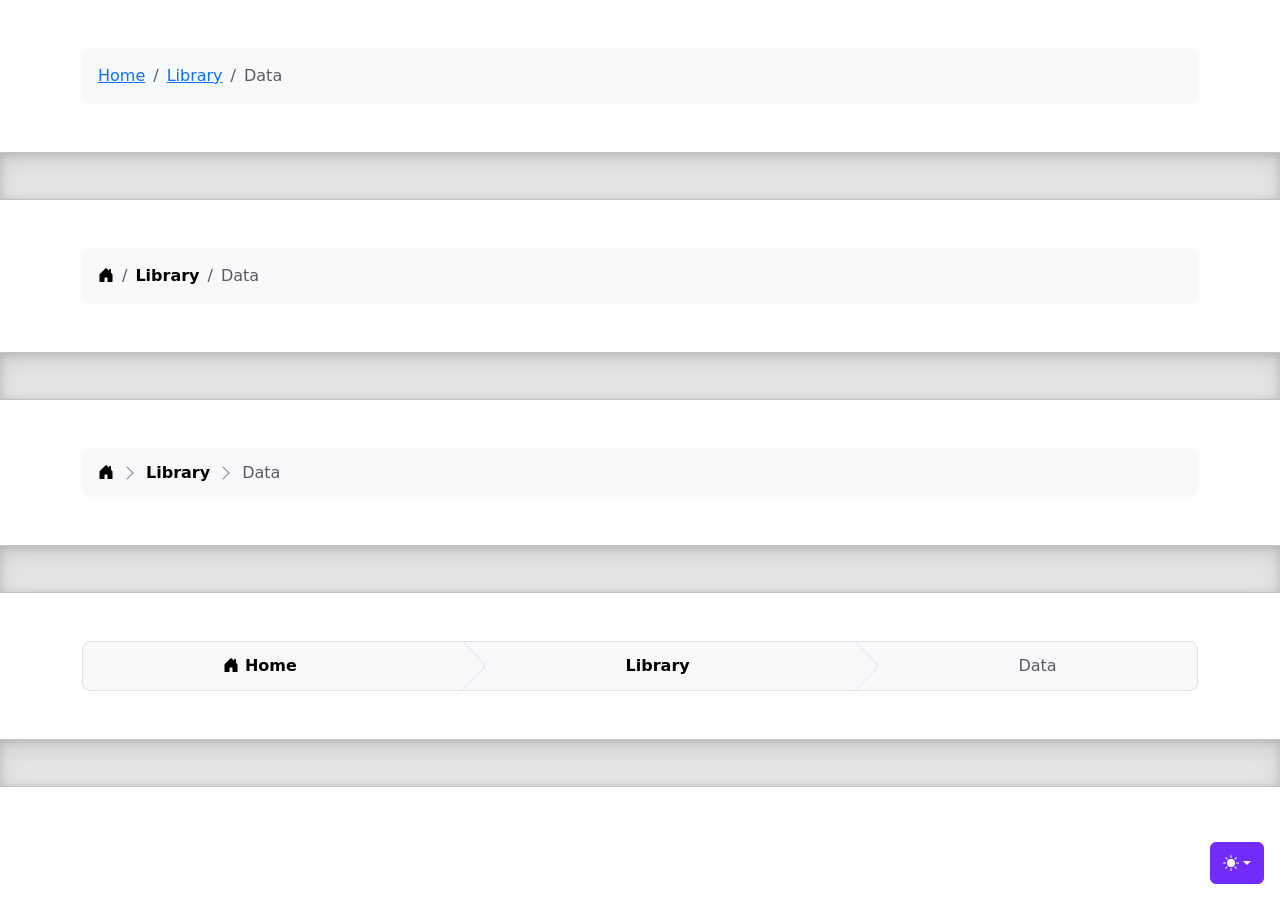
<file: Produtos/Produtos/wwwroot/bootstrap-5.3.8-examples/breadcrumbs/index.html>
<!doctype html>
<html lang="en" data-bs-theme="auto">
  <head>
    <meta charset="utf-8" />
    <meta name="viewport" content="width=device-width, initial-scale=1" />
    <meta name="description" content="" />
    <meta
      name="author"
      content="Mark Otto, Jacob Thornton, and Bootstrap contributors"
    />
    <meta name="generator" content="Astro v5.13.2" />
    <title>Breadcrumbs · Bootstrap v5.3</title>
    <link
      rel="canonical"
      href="https://getbootstrap.com/docs/5.3/examples/breadcrumbs/"
    />
    <script src="../assets/js/color-modes.js"></script>
    <link href="../assets/dist/css/bootstrap.min.css" rel="stylesheet" />
    <meta name="theme-color" content="#712cf9" />
    <link href="breadcrumbs.css" rel="stylesheet" />
    <style>
      .bd-placeholder-img {
        font-size: 1.125rem;
        text-anchor: middle;
        -webkit-user-select: none;
        -moz-user-select: none;
        user-select: none;
      }
      @media (min-width: 768px) {
        .bd-placeholder-img-lg {
          font-size: 3.5rem;
        }
      }
      .b-example-divider {
        width: 100%;
        height: 3rem;
        background-color: #0000001a;
        border: solid rgba(0, 0, 0, 0.15);
        border-width: 1px 0;
        box-shadow:
          inset 0 0.5em 1.5em #0000001a,
          inset 0 0.125em 0.5em #00000026;
      }
      .b-example-vr {
        flex-shrink: 0;
        width: 1.5rem;
        height: 100vh;
      }
      .bi {
        vertical-align: -0.125em;
        fill: currentColor;
      }
      .nav-scroller {
        position: relative;
        z-index: 2;
        height: 2.75rem;
        overflow-y: hidden;
      }
      .nav-scroller .nav {
        display: flex;
        flex-wrap: nowrap;
        padding-bottom: 1rem;
        margin-top: -1px;
        overflow-x: auto;
        text-align: center;
        white-space: nowrap;
        -webkit-overflow-scrolling: touch;
      }
      .btn-bd-primary {
        --bd-violet-bg: #712cf9;
        --bd-violet-rgb: 112.520718, 44.062154, 249.437846;
        --bs-btn-font-weight: 600;
        --bs-btn-color: var(--bs-white);
        --bs-btn-bg: var(--bd-violet-bg);
        --bs-btn-border-color: var(--bd-violet-bg);
        --bs-btn-hover-color: var(--bs-white);
        --bs-btn-hover-bg: #6528e0;
        --bs-btn-hover-border-color: #6528e0;
        --bs-btn-focus-shadow-rgb: var(--bd-violet-rgb);
        --bs-btn-active-color: var(--bs-btn-hover-color);
        --bs-btn-active-bg: #5a23c8;
        --bs-btn-active-border-color: #5a23c8;
      }
      .bd-mode-toggle {
        z-index: 1500;
      }
      .bd-mode-toggle .bi {
        width: 1em;
        height: 1em;
      }
      .bd-mode-toggle .dropdown-menu .active .bi {
        display: block !important;
      }
    </style>
  </head>
  <body>
    <svg xmlns="http://www.w3.org/2000/svg" class="d-none">
      <symbol id="check2" viewBox="0 0 16 16">
        <path
          d="M13.854 3.646a.5.5 0 0 1 0 .708l-7 7a.5.5 0 0 1-.708 0l-3.5-3.5a.5.5 0 1 1 .708-.708L6.5 10.293l6.646-6.647a.5.5 0 0 1 .708 0z"
        ></path>
      </symbol>
      <symbol id="circle-half" viewBox="0 0 16 16">
        <path
          d="M8 15A7 7 0 1 0 8 1v14zm0 1A8 8 0 1 1 8 0a8 8 0 0 1 0 16z"
        ></path>
      </symbol>
      <symbol id="moon-stars-fill" viewBox="0 0 16 16">
        <path
          d="M6 .278a.768.768 0 0 1 .08.858 7.208 7.208 0 0 0-.878 3.46c0 4.021 3.278 7.277 7.318 7.277.527 0 1.04-.055 1.533-.16a.787.787 0 0 1 .81.316.733.733 0 0 1-.031.893A8.349 8.349 0 0 1 8.344 16C3.734 16 0 12.286 0 7.71 0 4.266 2.114 1.312 5.124.06A.752.752 0 0 1 6 .278z"
        ></path>
        <path
          d="M10.794 3.148a.217.217 0 0 1 .412 0l.387 1.162c.173.518.579.924 1.097 1.097l1.162.387a.217.217 0 0 1 0 .412l-1.162.387a1.734 1.734 0 0 0-1.097 1.097l-.387 1.162a.217.217 0 0 1-.412 0l-.387-1.162A1.734 1.734 0 0 0 9.31 6.593l-1.162-.387a.217.217 0 0 1 0-.412l1.162-.387a1.734 1.734 0 0 0 1.097-1.097l.387-1.162zM13.863.099a.145.145 0 0 1 .274 0l.258.774c.115.346.386.617.732.732l.774.258a.145.145 0 0 1 0 .274l-.774.258a1.156 1.156 0 0 0-.732.732l-.258.774a.145.145 0 0 1-.274 0l-.258-.774a1.156 1.156 0 0 0-.732-.732l-.774-.258a.145.145 0 0 1 0-.274l.774-.258c.346-.115.617-.386.732-.732L13.863.1z"
        ></path>
      </symbol>
      <symbol id="sun-fill" viewBox="0 0 16 16">
        <path
          d="M8 12a4 4 0 1 0 0-8 4 4 0 0 0 0 8zM8 0a.5.5 0 0 1 .5.5v2a.5.5 0 0 1-1 0v-2A.5.5 0 0 1 8 0zm0 13a.5.5 0 0 1 .5.5v2a.5.5 0 0 1-1 0v-2A.5.5 0 0 1 8 13zm8-5a.5.5 0 0 1-.5.5h-2a.5.5 0 0 1 0-1h2a.5.5 0 0 1 .5.5zM3 8a.5.5 0 0 1-.5.5h-2a.5.5 0 0 1 0-1h2A.5.5 0 0 1 3 8zm10.657-5.657a.5.5 0 0 1 0 .707l-1.414 1.415a.5.5 0 1 1-.707-.708l1.414-1.414a.5.5 0 0 1 .707 0zm-9.193 9.193a.5.5 0 0 1 0 .707L3.05 13.657a.5.5 0 0 1-.707-.707l1.414-1.414a.5.5 0 0 1 .707 0zm9.193 2.121a.5.5 0 0 1-.707 0l-1.414-1.414a.5.5 0 0 1 .707-.707l1.414 1.414a.5.5 0 0 1 0 .707zM4.464 4.465a.5.5 0 0 1-.707 0L2.343 3.05a.5.5 0 1 1 .707-.707l1.414 1.414a.5.5 0 0 1 0 .708z"
        ></path>
      </symbol>
    </svg>
    <div
      class="dropdown position-fixed bottom-0 end-0 mb-3 me-3 bd-mode-toggle"
    >
      <button
        class="btn btn-bd-primary py-2 dropdown-toggle d-flex align-items-center"
        id="bd-theme"
        type="button"
        aria-expanded="false"
        data-bs-toggle="dropdown"
        aria-label="Toggle theme (auto)"
      >
        <svg class="bi my-1 theme-icon-active" aria-hidden="true">
          <use href="#circle-half"></use>
        </svg>
        <span class="visually-hidden" id="bd-theme-text">Toggle theme</span>
      </button>
      <ul
        class="dropdown-menu dropdown-menu-end shadow"
        aria-labelledby="bd-theme-text"
      >
        <li>
          <button
            type="button"
            class="dropdown-item d-flex align-items-center"
            data-bs-theme-value="light"
            aria-pressed="false"
          >
            <svg class="bi me-2 opacity-50" aria-hidden="true">
              <use href="#sun-fill"></use>
            </svg>
            Light
            <svg class="bi ms-auto d-none" aria-hidden="true">
              <use href="#check2"></use>
            </svg>
          </button>
        </li>
        <li>
          <button
            type="button"
            class="dropdown-item d-flex align-items-center"
            data-bs-theme-value="dark"
            aria-pressed="false"
          >
            <svg class="bi me-2 opacity-50" aria-hidden="true">
              <use href="#moon-stars-fill"></use>
            </svg>
            Dark
            <svg class="bi ms-auto d-none" aria-hidden="true">
              <use href="#check2"></use>
            </svg>
          </button>
        </li>
        <li>
          <button
            type="button"
            class="dropdown-item d-flex align-items-center active"
            data-bs-theme-value="auto"
            aria-pressed="true"
          >
            <svg class="bi me-2 opacity-50" aria-hidden="true">
              <use href="#circle-half"></use>
            </svg>
            Auto
            <svg class="bi ms-auto d-none" aria-hidden="true">
              <use href="#check2"></use>
            </svg>
          </button>
        </li>
      </ul>
    </div>
    <svg xmlns="http://www.w3.org/2000/svg" class="d-none">
      <symbol id="house-door-fill" viewBox="0 0 16 16">
        <path
          d="M6.5 14.5v-3.505c0-.245.25-.495.5-.495h2c.25 0 .5.25.5.5v3.5a.5.5 0 0 0 .5.5h4a.5.5 0 0 0 .5-.5v-7a.5.5 0 0 0-.146-.354L13 5.793V2.5a.5.5 0 0 0-.5-.5h-1a.5.5 0 0 0-.5.5v1.293L8.354 1.146a.5.5 0 0 0-.708 0l-6 6A.5.5 0 0 0 1.5 7.5v7a.5.5 0 0 0 .5.5h4a.5.5 0 0 0 .5-.5z"
        ></path>
      </symbol>
    </svg>
    <div class="container my-5">
      <nav aria-label="breadcrumb">
        <ol class="breadcrumb p-3 bg-body-tertiary rounded-3">
          <li class="breadcrumb-item"><a href="#">Home</a></li>
          <li class="breadcrumb-item"><a href="#">Library</a></li>
          <li class="breadcrumb-item active" aria-current="page">Data</li>
        </ol>
      </nav>
    </div>
    <div class="b-example-divider"></div>
    <div class="container my-5">
      <nav aria-label="breadcrumb">
        <ol class="breadcrumb p-3 bg-body-tertiary rounded-3">
          <li class="breadcrumb-item">
            <a class="link-body-emphasis" href="#">
              <svg class="bi" width="16" height="16" aria-hidden="true">
                <use xlink:href="#house-door-fill"></use>
              </svg>
              <span class="visually-hidden">Home</span>
            </a>
          </li>
          <li class="breadcrumb-item">
            <a
              class="link-body-emphasis fw-semibold text-decoration-none"
              href="#"
              >Library</a
            >
          </li>
          <li class="breadcrumb-item active" aria-current="page">Data</li>
        </ol>
      </nav>
    </div>
    <div class="b-example-divider"></div>
    <div class="container my-5">
      <nav aria-label="breadcrumb">
        <ol
          class="breadcrumb breadcrumb-chevron p-3 bg-body-tertiary rounded-3"
        >
          <li class="breadcrumb-item">
            <a class="link-body-emphasis" href="#">
              <svg class="bi" width="16" height="16" aria-hidden="true">
                <use xlink:href="#house-door-fill"></use>
              </svg>
              <span class="visually-hidden">Home</span>
            </a>
          </li>
          <li class="breadcrumb-item">
            <a
              class="link-body-emphasis fw-semibold text-decoration-none"
              href="#"
              >Library</a
            >
          </li>
          <li class="breadcrumb-item active" aria-current="page">Data</li>
        </ol>
      </nav>
    </div>
    <div class="b-example-divider"></div>
    <div class="container my-5">
      <nav aria-label="breadcrumb">
        <ol
          class="breadcrumb breadcrumb-custom overflow-hidden text-center bg-body-tertiary border rounded-3"
        >
          <li class="breadcrumb-item">
            <a
              class="link-body-emphasis fw-semibold text-decoration-none"
              href="#"
            >
              <svg class="bi" width="16" height="16" aria-hidden="true">
                <use xlink:href="#house-door-fill"></use>
              </svg>
              Home
            </a>
          </li>
          <li class="breadcrumb-item">
            <a
              class="link-body-emphasis fw-semibold text-decoration-none"
              href="#"
              >Library</a
            >
          </li>
          <li class="breadcrumb-item active" aria-current="page">Data</li>
        </ol>
      </nav>
    </div>
    <div class="b-example-divider"></div>
    <script
      src="../assets/dist/js/bootstrap.bundle.min.js"
      class="astro-vvvwv3sm"
    ></script>
  </body>
</html>
</file>
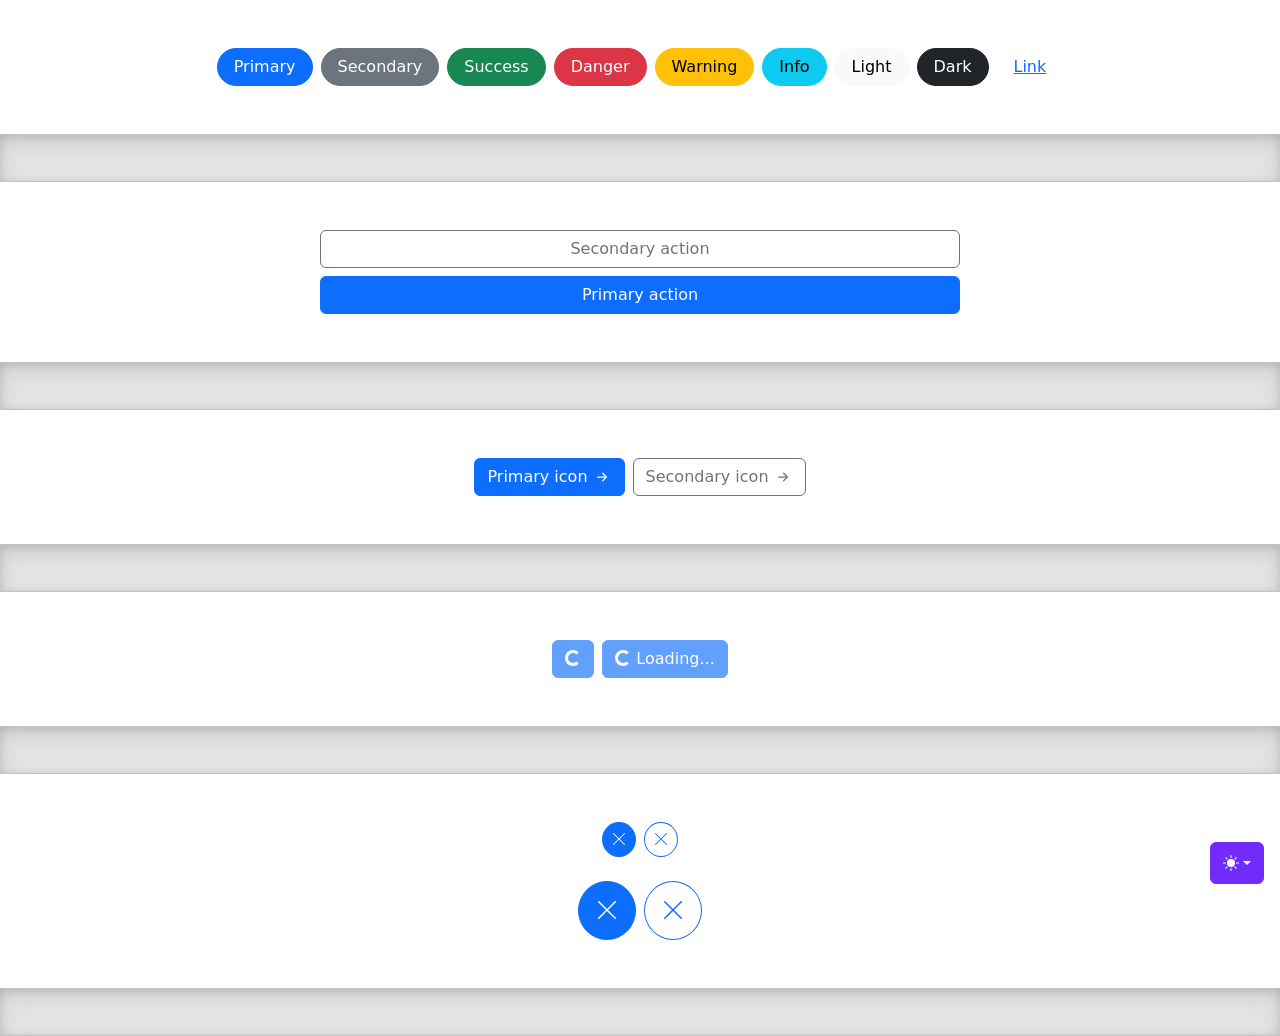
<file: Produtos/Produtos/wwwroot/bootstrap-5.3.8-examples/buttons/index.html>
<!doctype html>
<html lang="en" data-bs-theme="auto">
  <head>
    <meta charset="utf-8" />
    <meta name="viewport" content="width=device-width, initial-scale=1" />
    <meta name="description" content="" />
    <meta
      name="author"
      content="Mark Otto, Jacob Thornton, and Bootstrap contributors"
    />
    <meta name="generator" content="Astro v5.13.2" />
    <title>Buttons · Bootstrap v5.3</title>
    <link
      rel="canonical"
      href="https://getbootstrap.com/docs/5.3/examples/buttons/"
    />
    <script src="../assets/js/color-modes.js"></script>
    <link href="../assets/dist/css/bootstrap.min.css" rel="stylesheet" />
    <meta name="theme-color" content="#712cf9" />
    <style>
      .bd-placeholder-img {
        font-size: 1.125rem;
        text-anchor: middle;
        -webkit-user-select: none;
        -moz-user-select: none;
        user-select: none;
      }
      @media (min-width: 768px) {
        .bd-placeholder-img-lg {
          font-size: 3.5rem;
        }
      }
      .b-example-divider {
        width: 100%;
        height: 3rem;
        background-color: #0000001a;
        border: solid rgba(0, 0, 0, 0.15);
        border-width: 1px 0;
        box-shadow:
          inset 0 0.5em 1.5em #0000001a,
          inset 0 0.125em 0.5em #00000026;
      }
      .b-example-vr {
        flex-shrink: 0;
        width: 1.5rem;
        height: 100vh;
      }
      .bi {
        vertical-align: -0.125em;
        fill: currentColor;
      }
      .nav-scroller {
        position: relative;
        z-index: 2;
        height: 2.75rem;
        overflow-y: hidden;
      }
      .nav-scroller .nav {
        display: flex;
        flex-wrap: nowrap;
        padding-bottom: 1rem;
        margin-top: -1px;
        overflow-x: auto;
        text-align: center;
        white-space: nowrap;
        -webkit-overflow-scrolling: touch;
      }
      .btn-bd-primary {
        --bd-violet-bg: #712cf9;
        --bd-violet-rgb: 112.520718, 44.062154, 249.437846;
        --bs-btn-font-weight: 600;
        --bs-btn-color: var(--bs-white);
        --bs-btn-bg: var(--bd-violet-bg);
        --bs-btn-border-color: var(--bd-violet-bg);
        --bs-btn-hover-color: var(--bs-white);
        --bs-btn-hover-bg: #6528e0;
        --bs-btn-hover-border-color: #6528e0;
        --bs-btn-focus-shadow-rgb: var(--bd-violet-rgb);
        --bs-btn-active-color: var(--bs-btn-hover-color);
        --bs-btn-active-bg: #5a23c8;
        --bs-btn-active-border-color: #5a23c8;
      }
      .bd-mode-toggle {
        z-index: 1500;
      }
      .bd-mode-toggle .bi {
        width: 1em;
        height: 1em;
      }
      .bd-mode-toggle .dropdown-menu .active .bi {
        display: block !important;
      }
    </style>
  </head>
  <body>
    <svg xmlns="http://www.w3.org/2000/svg" class="d-none">
      <symbol id="check2" viewBox="0 0 16 16">
        <path
          d="M13.854 3.646a.5.5 0 0 1 0 .708l-7 7a.5.5 0 0 1-.708 0l-3.5-3.5a.5.5 0 1 1 .708-.708L6.5 10.293l6.646-6.647a.5.5 0 0 1 .708 0z"
        ></path>
      </symbol>
      <symbol id="circle-half" viewBox="0 0 16 16">
        <path
          d="M8 15A7 7 0 1 0 8 1v14zm0 1A8 8 0 1 1 8 0a8 8 0 0 1 0 16z"
        ></path>
      </symbol>
      <symbol id="moon-stars-fill" viewBox="0 0 16 16">
        <path
          d="M6 .278a.768.768 0 0 1 .08.858 7.208 7.208 0 0 0-.878 3.46c0 4.021 3.278 7.277 7.318 7.277.527 0 1.04-.055 1.533-.16a.787.787 0 0 1 .81.316.733.733 0 0 1-.031.893A8.349 8.349 0 0 1 8.344 16C3.734 16 0 12.286 0 7.71 0 4.266 2.114 1.312 5.124.06A.752.752 0 0 1 6 .278z"
        ></path>
        <path
          d="M10.794 3.148a.217.217 0 0 1 .412 0l.387 1.162c.173.518.579.924 1.097 1.097l1.162.387a.217.217 0 0 1 0 .412l-1.162.387a1.734 1.734 0 0 0-1.097 1.097l-.387 1.162a.217.217 0 0 1-.412 0l-.387-1.162A1.734 1.734 0 0 0 9.31 6.593l-1.162-.387a.217.217 0 0 1 0-.412l1.162-.387a1.734 1.734 0 0 0 1.097-1.097l.387-1.162zM13.863.099a.145.145 0 0 1 .274 0l.258.774c.115.346.386.617.732.732l.774.258a.145.145 0 0 1 0 .274l-.774.258a1.156 1.156 0 0 0-.732.732l-.258.774a.145.145 0 0 1-.274 0l-.258-.774a1.156 1.156 0 0 0-.732-.732l-.774-.258a.145.145 0 0 1 0-.274l.774-.258c.346-.115.617-.386.732-.732L13.863.1z"
        ></path>
      </symbol>
      <symbol id="sun-fill" viewBox="0 0 16 16">
        <path
          d="M8 12a4 4 0 1 0 0-8 4 4 0 0 0 0 8zM8 0a.5.5 0 0 1 .5.5v2a.5.5 0 0 1-1 0v-2A.5.5 0 0 1 8 0zm0 13a.5.5 0 0 1 .5.5v2a.5.5 0 0 1-1 0v-2A.5.5 0 0 1 8 13zm8-5a.5.5 0 0 1-.5.5h-2a.5.5 0 0 1 0-1h2a.5.5 0 0 1 .5.5zM3 8a.5.5 0 0 1-.5.5h-2a.5.5 0 0 1 0-1h2A.5.5 0 0 1 3 8zm10.657-5.657a.5.5 0 0 1 0 .707l-1.414 1.415a.5.5 0 1 1-.707-.708l1.414-1.414a.5.5 0 0 1 .707 0zm-9.193 9.193a.5.5 0 0 1 0 .707L3.05 13.657a.5.5 0 0 1-.707-.707l1.414-1.414a.5.5 0 0 1 .707 0zm9.193 2.121a.5.5 0 0 1-.707 0l-1.414-1.414a.5.5 0 0 1 .707-.707l1.414 1.414a.5.5 0 0 1 0 .707zM4.464 4.465a.5.5 0 0 1-.707 0L2.343 3.05a.5.5 0 1 1 .707-.707l1.414 1.414a.5.5 0 0 1 0 .708z"
        ></path>
      </symbol>
    </svg>
    <div
      class="dropdown position-fixed bottom-0 end-0 mb-3 me-3 bd-mode-toggle"
    >
      <button
        class="btn btn-bd-primary py-2 dropdown-toggle d-flex align-items-center"
        id="bd-theme"
        type="button"
        aria-expanded="false"
        data-bs-toggle="dropdown"
        aria-label="Toggle theme (auto)"
      >
        <svg class="bi my-1 theme-icon-active" aria-hidden="true">
          <use href="#circle-half"></use>
        </svg>
        <span class="visually-hidden" id="bd-theme-text">Toggle theme</span>
      </button>
      <ul
        class="dropdown-menu dropdown-menu-end shadow"
        aria-labelledby="bd-theme-text"
      >
        <li>
          <button
            type="button"
            class="dropdown-item d-flex align-items-center"
            data-bs-theme-value="light"
            aria-pressed="false"
          >
            <svg class="bi me-2 opacity-50" aria-hidden="true">
              <use href="#sun-fill"></use>
            </svg>
            Light
            <svg class="bi ms-auto d-none" aria-hidden="true">
              <use href="#check2"></use>
            </svg>
          </button>
        </li>
        <li>
          <button
            type="button"
            class="dropdown-item d-flex align-items-center"
            data-bs-theme-value="dark"
            aria-pressed="false"
          >
            <svg class="bi me-2 opacity-50" aria-hidden="true">
              <use href="#moon-stars-fill"></use>
            </svg>
            Dark
            <svg class="bi ms-auto d-none" aria-hidden="true">
              <use href="#check2"></use>
            </svg>
          </button>
        </li>
        <li>
          <button
            type="button"
            class="dropdown-item d-flex align-items-center active"
            data-bs-theme-value="auto"
            aria-pressed="true"
          >
            <svg class="bi me-2 opacity-50" aria-hidden="true">
              <use href="#circle-half"></use>
            </svg>
            Auto
            <svg class="bi ms-auto d-none" aria-hidden="true">
              <use href="#check2"></use>
            </svg>
          </button>
        </li>
      </ul>
    </div>
    <svg xmlns="http://www.w3.org/2000/svg" class="d-none">
      <symbol id="arrow-right-short" viewBox="0 0 16 16">
        <path
          fill-rule="evenodd"
          d="M4 8a.5.5 0 0 1 .5-.5h5.793L8.146 5.354a.5.5 0 1 1 .708-.708l3 3a.5.5 0 0 1 0 .708l-3 3a.5.5 0 0 1-.708-.708L10.293 8.5H4.5A.5.5 0 0 1 4 8z"
        ></path>
      </symbol>
      <symbol id="x-lg" viewBox="0 0 16 16">
        <path
          fill-rule="evenodd"
          d="M13.854 2.146a.5.5 0 0 1 0 .708l-11 11a.5.5 0 0 1-.708-.708l11-11a.5.5 0 0 1 .708 0Z"
        ></path>
        <path
          fill-rule="evenodd"
          d="M2.146 2.146a.5.5 0 0 0 0 .708l11 11a.5.5 0 0 0 .708-.708l-11-11a.5.5 0 0 0-.708 0Z"
        ></path>
      </symbol>
    </svg>
    <div class="d-flex gap-2 justify-content-center py-5">
      <button class="btn btn-primary rounded-pill px-3" type="button">
        Primary
      </button>
      <button class="btn btn-secondary rounded-pill px-3" type="button">
        Secondary
      </button>
      <button class="btn btn-success rounded-pill px-3" type="button">
        Success
      </button>
      <button class="btn btn-danger rounded-pill px-3" type="button">
        Danger
      </button>
      <button class="btn btn-warning rounded-pill px-3" type="button">
        Warning
      </button>
      <button class="btn btn-info rounded-pill px-3" type="button">Info</button>
      <button class="btn btn-light rounded-pill px-3" type="button">
        Light
      </button>
      <button class="btn btn-dark rounded-pill px-3" type="button">Dark</button>
      <button class="btn btn-link rounded-pill px-3" type="button">Link</button>
    </div>
    <div class="b-example-divider"></div>
    <div class="col-lg-6 col-xxl-4 my-5 mx-auto">
      <div class="d-grid gap-2">
        <button class="btn btn-outline-secondary" type="button">
          Secondary action
        </button>
        <button class="btn btn-primary" type="button">Primary action</button>
      </div>
    </div>
    <div class="b-example-divider"></div>
    <div class="d-flex gap-2 justify-content-center py-5">
      <button
        class="btn btn-primary d-inline-flex align-items-center"
        type="button"
      >
        Primary icon
        <svg class="bi ms-1" width="20" height="20" aria-hidden="true">
          <use xlink:href="#arrow-right-short"></use>
        </svg>
      </button>
      <button
        class="btn btn-outline-secondary d-inline-flex align-items-center"
        type="button"
      >
        Secondary icon
        <svg class="bi ms-1" width="20" height="20" aria-hidden="true">
          <use xlink:href="#arrow-right-short"></use>
        </svg>
      </button>
    </div>
    <div class="b-example-divider"></div>
    <div class="d-flex gap-2 justify-content-center py-5">
      <button class="btn btn-primary" type="button" disabled>
        <span
          class="spinner-border spinner-border-sm"
          aria-hidden="true"
        ></span>
        <span class="visually-hidden" role="status">Loading...</span>
      </button>
      <button class="btn btn-primary" type="button" disabled>
        <span
          class="spinner-border spinner-border-sm"
          aria-hidden="true"
        ></span>
        <span role="status">Loading...</span>
      </button>
    </div>
    <div class="b-example-divider"></div>
    <div class="d-flex gap-2 justify-content-center pt-5 pb-4">
      <button class="btn btn-primary rounded-circle p-2 lh-1" type="button">
        <svg class="bi" width="16" height="16" aria-hidden="true">
          <use xlink:href="#x-lg"></use>
        </svg>
        <span class="visually-hidden">Dismiss</span>
      </button>
      <button
        class="btn btn-outline-primary rounded-circle p-2 lh-1"
        type="button"
      >
        <svg class="bi" width="16" height="16" aria-hidden="true">
          <use xlink:href="#x-lg"></use>
        </svg>
        <span class="visually-hidden">Dismiss</span>
      </button>
    </div>
    <div class="d-flex gap-2 justify-content-center pb-5">
      <button class="btn btn-primary rounded-circle p-3 lh-1" type="button">
        <svg class="bi" width="24" height="24" aria-hidden="true">
          <use xlink:href="#x-lg"></use>
        </svg>
        <span class="visually-hidden">Dismiss</span>
      </button>
      <button
        class="btn btn-outline-primary rounded-circle p-3 lh-1"
        type="button"
      >
        <svg class="bi" width="24" height="24" aria-hidden="true">
          <use xlink:href="#x-lg"></use>
        </svg>
        <span class="visually-hidden">Dismiss</span>
      </button>
    </div>
    <div class="b-example-divider"></div>
    <script
      src="../assets/dist/js/bootstrap.bundle.min.js"
      class="astro-vvvwv3sm"
    ></script>
  </body>
</html>
</file>
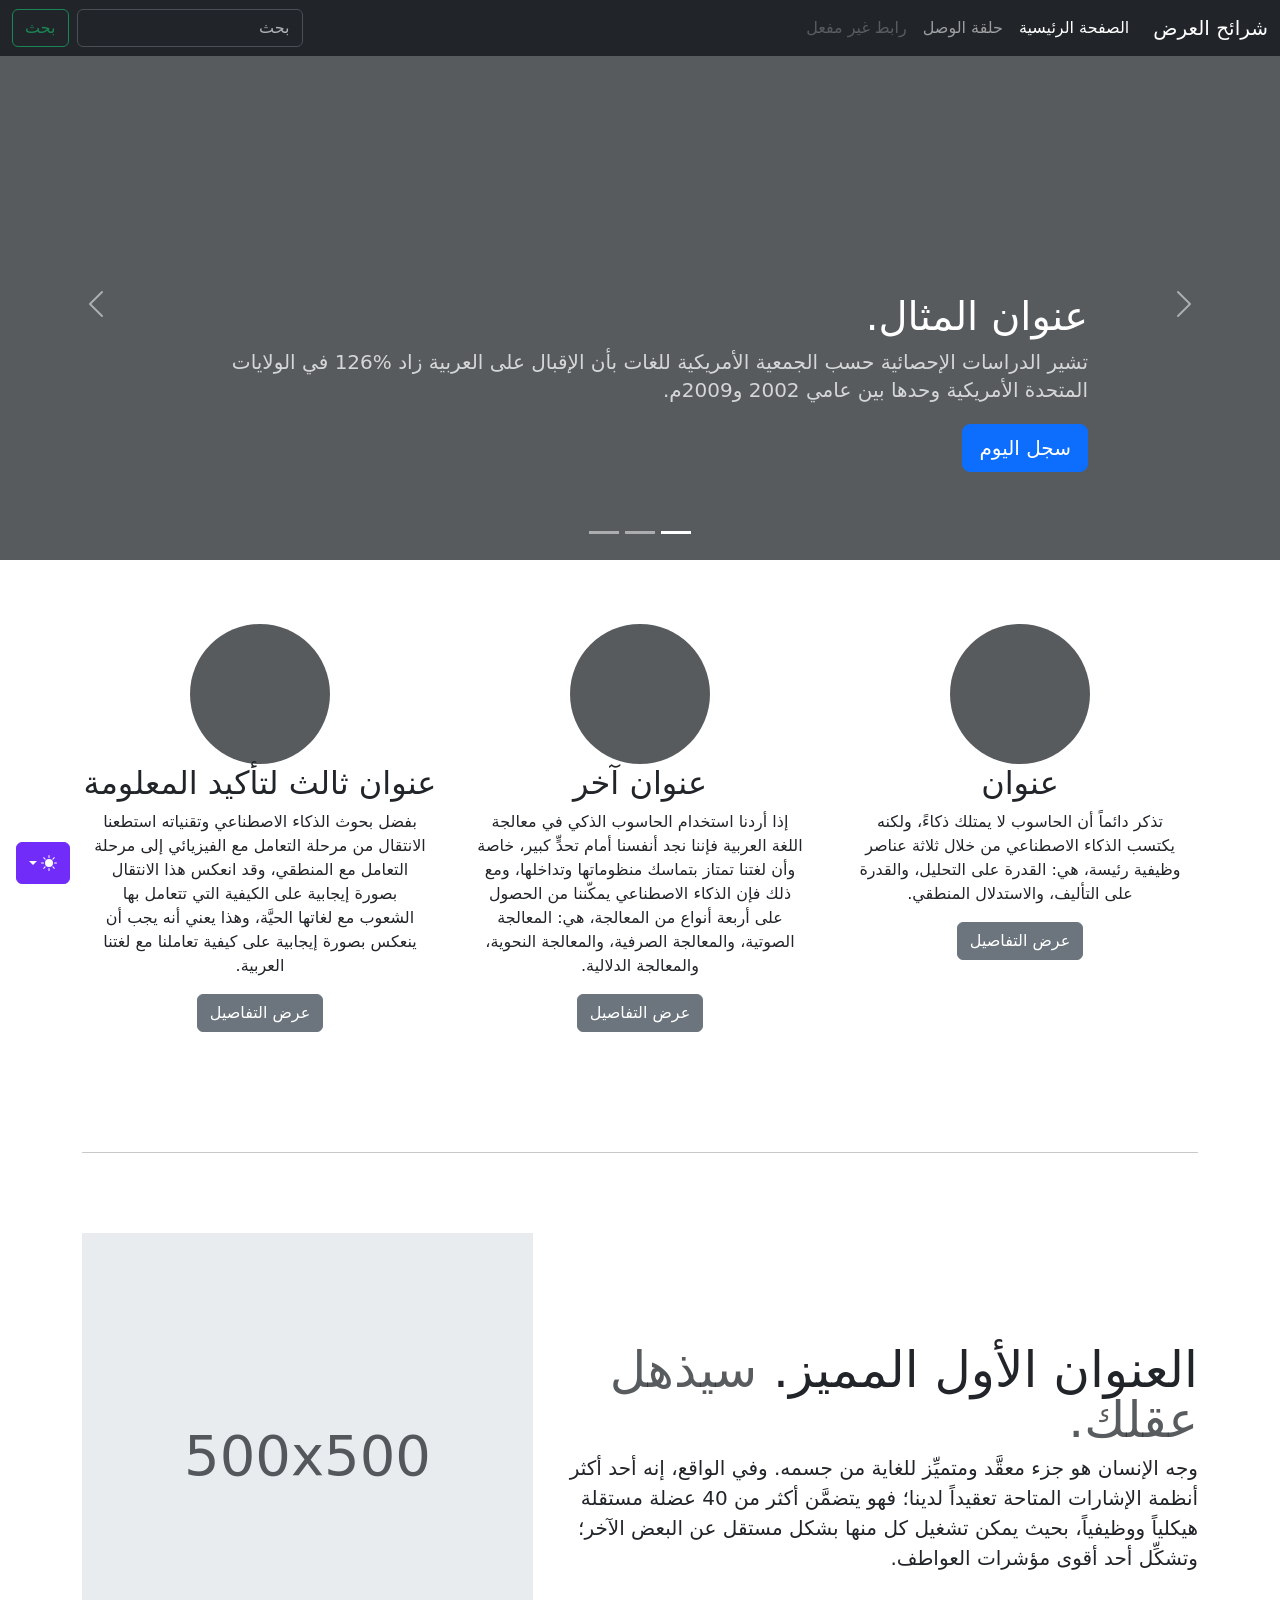
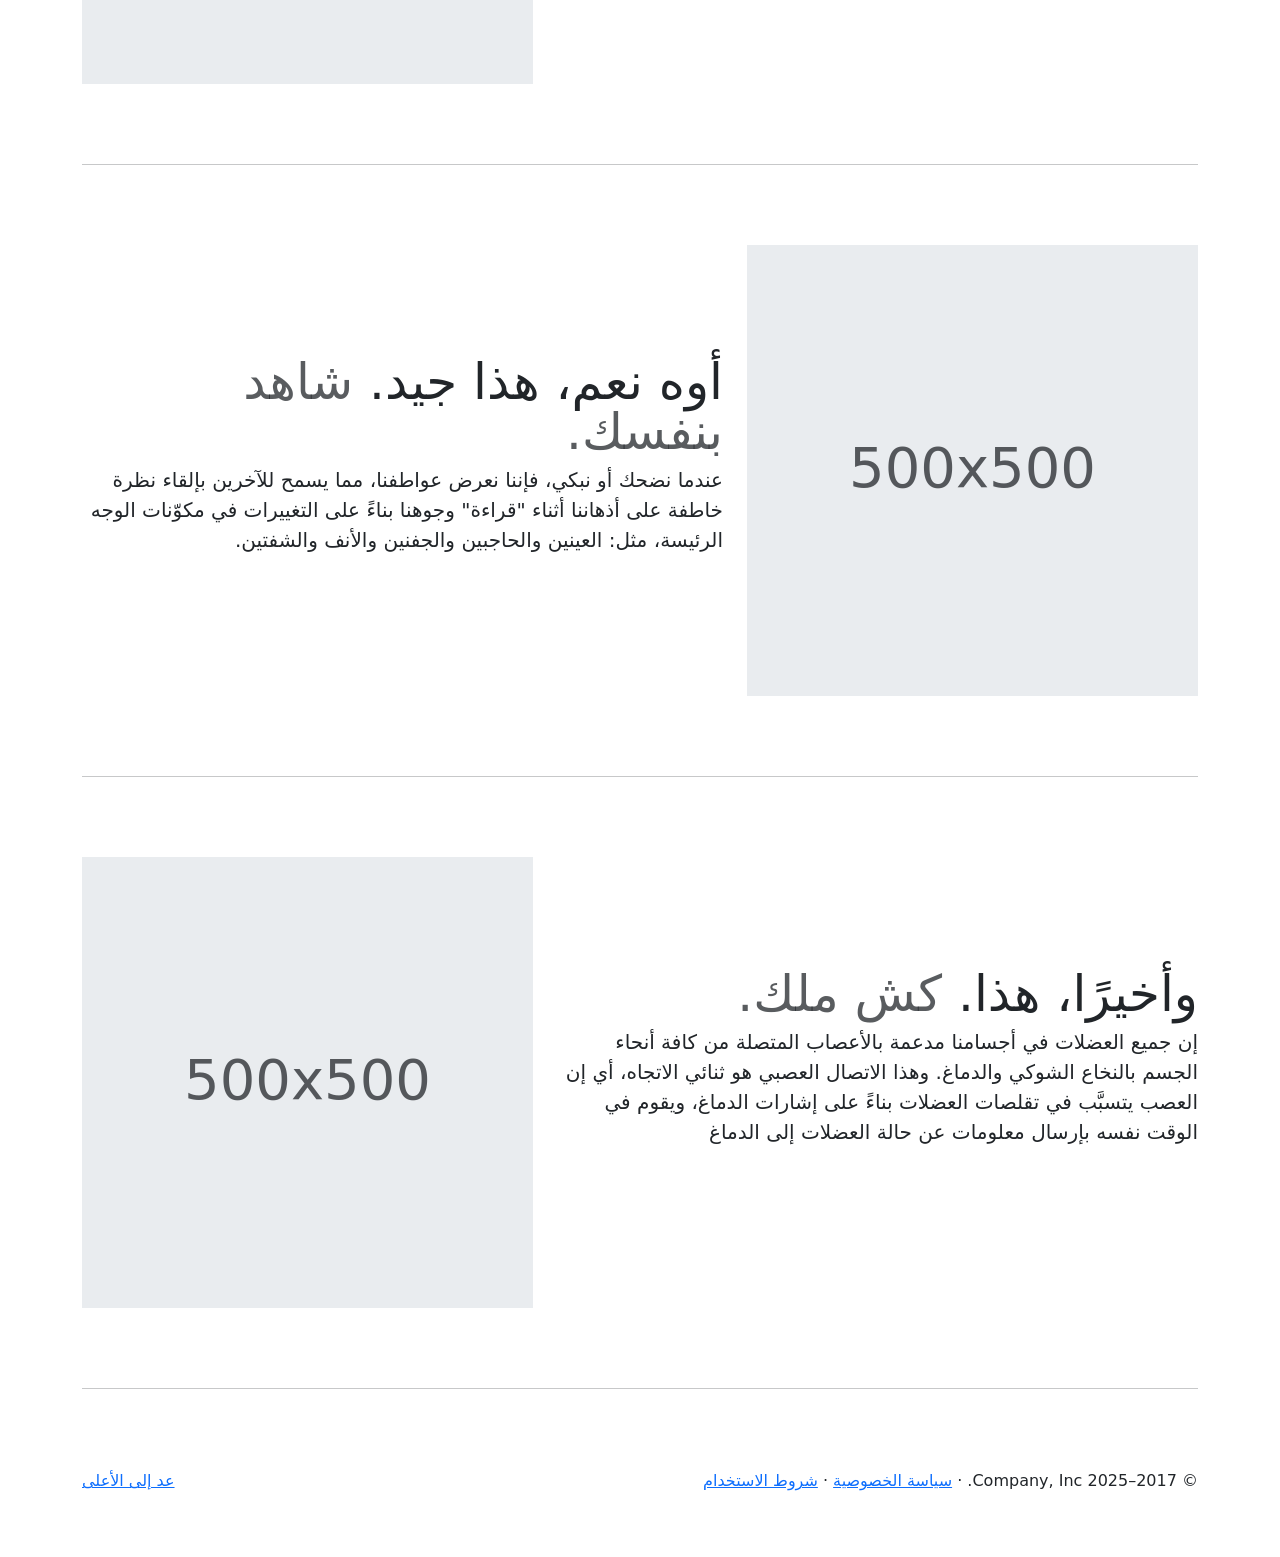
<file: Produtos/Produtos/wwwroot/bootstrap-5.3.8-examples/carousel-rtl/index.html>
<!doctype html>
<html lang="ar" dir="rtl" data-bs-theme="auto">
  <head>
    <meta charset="utf-8" />
    <meta name="viewport" content="width=device-width, initial-scale=1" />
    <meta name="description" content="" />
    <meta
      name="author"
      content="Mark Otto, Jacob Thornton, and Bootstrap contributors"
    />
    <meta name="generator" content="Astro v5.13.2" />
    <title>قالب شرائح العرض · Bootstrap v5.3</title>
    <link
      rel="canonical"
      href="https://getbootstrap.com/docs/5.3/examples/carousel-rtl/"
    />
    <script src="../assets/js/color-modes.js"></script>
    <link href="../assets/dist/css/bootstrap.rtl.min.css" rel="stylesheet" />
    <meta name="theme-color" content="#712cf9" />
    <link href="../carousel/carousel.rtl.css" rel="stylesheet" />
    <style>
      .bd-placeholder-img {
        font-size: 1.125rem;
        text-anchor: middle;
        -webkit-user-select: none;
        -moz-user-select: none;
        user-select: none;
      }
      @media (min-width: 768px) {
        .bd-placeholder-img-lg {
          font-size: 3.5rem;
        }
      }
      .b-example-divider {
        width: 100%;
        height: 3rem;
        background-color: #0000001a;
        border: solid rgba(0, 0, 0, 0.15);
        border-width: 1px 0;
        box-shadow:
          inset 0 0.5em 1.5em #0000001a,
          inset 0 0.125em 0.5em #00000026;
      }
      .b-example-vr {
        flex-shrink: 0;
        width: 1.5rem;
        height: 100vh;
      }
      .bi {
        vertical-align: -0.125em;
        fill: currentColor;
      }
      .nav-scroller {
        position: relative;
        z-index: 2;
        height: 2.75rem;
        overflow-y: hidden;
      }
      .nav-scroller .nav {
        display: flex;
        flex-wrap: nowrap;
        padding-bottom: 1rem;
        margin-top: -1px;
        overflow-x: auto;
        text-align: center;
        white-space: nowrap;
        -webkit-overflow-scrolling: touch;
      }
      .btn-bd-primary {
        --bd-violet-bg: #712cf9;
        --bd-violet-rgb: 112.520718, 44.062154, 249.437846;
        --bs-btn-font-weight: 600;
        --bs-btn-color: var(--bs-white);
        --bs-btn-bg: var(--bd-violet-bg);
        --bs-btn-border-color: var(--bd-violet-bg);
        --bs-btn-hover-color: var(--bs-white);
        --bs-btn-hover-bg: #6528e0;
        --bs-btn-hover-border-color: #6528e0;
        --bs-btn-focus-shadow-rgb: var(--bd-violet-rgb);
        --bs-btn-active-color: var(--bs-btn-hover-color);
        --bs-btn-active-bg: #5a23c8;
        --bs-btn-active-border-color: #5a23c8;
      }
      .bd-mode-toggle {
        z-index: 1500;
      }
      .bd-mode-toggle .bi {
        width: 1em;
        height: 1em;
      }
      .bd-mode-toggle .dropdown-menu .active .bi {
        display: block !important;
      }
    </style>
  </head>
  <body>
    <svg xmlns="http://www.w3.org/2000/svg" class="d-none">
      <symbol id="check2" viewBox="0 0 16 16">
        <path
          d="M13.854 3.646a.5.5 0 0 1 0 .708l-7 7a.5.5 0 0 1-.708 0l-3.5-3.5a.5.5 0 1 1 .708-.708L6.5 10.293l6.646-6.647a.5.5 0 0 1 .708 0z"
        ></path>
      </symbol>
      <symbol id="circle-half" viewBox="0 0 16 16">
        <path
          d="M8 15A7 7 0 1 0 8 1v14zm0 1A8 8 0 1 1 8 0a8 8 0 0 1 0 16z"
        ></path>
      </symbol>
      <symbol id="moon-stars-fill" viewBox="0 0 16 16">
        <path
          d="M6 .278a.768.768 0 0 1 .08.858 7.208 7.208 0 0 0-.878 3.46c0 4.021 3.278 7.277 7.318 7.277.527 0 1.04-.055 1.533-.16a.787.787 0 0 1 .81.316.733.733 0 0 1-.031.893A8.349 8.349 0 0 1 8.344 16C3.734 16 0 12.286 0 7.71 0 4.266 2.114 1.312 5.124.06A.752.752 0 0 1 6 .278z"
        ></path>
        <path
          d="M10.794 3.148a.217.217 0 0 1 .412 0l.387 1.162c.173.518.579.924 1.097 1.097l1.162.387a.217.217 0 0 1 0 .412l-1.162.387a1.734 1.734 0 0 0-1.097 1.097l-.387 1.162a.217.217 0 0 1-.412 0l-.387-1.162A1.734 1.734 0 0 0 9.31 6.593l-1.162-.387a.217.217 0 0 1 0-.412l1.162-.387a1.734 1.734 0 0 0 1.097-1.097l.387-1.162zM13.863.099a.145.145 0 0 1 .274 0l.258.774c.115.346.386.617.732.732l.774.258a.145.145 0 0 1 0 .274l-.774.258a1.156 1.156 0 0 0-.732.732l-.258.774a.145.145 0 0 1-.274 0l-.258-.774a1.156 1.156 0 0 0-.732-.732l-.774-.258a.145.145 0 0 1 0-.274l.774-.258c.346-.115.617-.386.732-.732L13.863.1z"
        ></path>
      </symbol>
      <symbol id="sun-fill" viewBox="0 0 16 16">
        <path
          d="M8 12a4 4 0 1 0 0-8 4 4 0 0 0 0 8zM8 0a.5.5 0 0 1 .5.5v2a.5.5 0 0 1-1 0v-2A.5.5 0 0 1 8 0zm0 13a.5.5 0 0 1 .5.5v2a.5.5 0 0 1-1 0v-2A.5.5 0 0 1 8 13zm8-5a.5.5 0 0 1-.5.5h-2a.5.5 0 0 1 0-1h2a.5.5 0 0 1 .5.5zM3 8a.5.5 0 0 1-.5.5h-2a.5.5 0 0 1 0-1h2A.5.5 0 0 1 3 8zm10.657-5.657a.5.5 0 0 1 0 .707l-1.414 1.415a.5.5 0 1 1-.707-.708l1.414-1.414a.5.5 0 0 1 .707 0zm-9.193 9.193a.5.5 0 0 1 0 .707L3.05 13.657a.5.5 0 0 1-.707-.707l1.414-1.414a.5.5 0 0 1 .707 0zm9.193 2.121a.5.5 0 0 1-.707 0l-1.414-1.414a.5.5 0 0 1 .707-.707l1.414 1.414a.5.5 0 0 1 0 .707zM4.464 4.465a.5.5 0 0 1-.707 0L2.343 3.05a.5.5 0 1 1 .707-.707l1.414 1.414a.5.5 0 0 1 0 .708z"
        ></path>
      </symbol>
    </svg>
    <div
      class="dropdown position-fixed bottom-0 end-0 mb-3 me-3 bd-mode-toggle"
    >
      <button
        class="btn btn-bd-primary py-2 dropdown-toggle d-flex align-items-center"
        id="bd-theme"
        type="button"
        aria-expanded="false"
        data-bs-toggle="dropdown"
        aria-label="Toggle theme (auto)"
      >
        <svg class="bi my-1 theme-icon-active" aria-hidden="true">
          <use href="#circle-half"></use>
        </svg>
        <span class="visually-hidden" id="bd-theme-text">Toggle theme</span>
      </button>
      <ul
        class="dropdown-menu dropdown-menu-end shadow"
        aria-labelledby="bd-theme-text"
      >
        <li>
          <button
            type="button"
            class="dropdown-item d-flex align-items-center"
            data-bs-theme-value="light"
            aria-pressed="false"
          >
            <svg class="bi me-2 opacity-50" aria-hidden="true">
              <use href="#sun-fill"></use>
            </svg>
            Light
            <svg class="bi ms-auto d-none" aria-hidden="true">
              <use href="#check2"></use>
            </svg>
          </button>
        </li>
        <li>
          <button
            type="button"
            class="dropdown-item d-flex align-items-center"
            data-bs-theme-value="dark"
            aria-pressed="false"
          >
            <svg class="bi me-2 opacity-50" aria-hidden="true">
              <use href="#moon-stars-fill"></use>
            </svg>
            Dark
            <svg class="bi ms-auto d-none" aria-hidden="true">
              <use href="#check2"></use>
            </svg>
          </button>
        </li>
        <li>
          <button
            type="button"
            class="dropdown-item d-flex align-items-center active"
            data-bs-theme-value="auto"
            aria-pressed="true"
          >
            <svg class="bi me-2 opacity-50" aria-hidden="true">
              <use href="#circle-half"></use>
            </svg>
            Auto
            <svg class="bi ms-auto d-none" aria-hidden="true">
              <use href="#check2"></use>
            </svg>
          </button>
        </li>
      </ul>
    </div>
    <header data-bs-theme="dark">
      <nav class="navbar navbar-expand-md navbar-dark fixed-top bg-dark">
        <div class="container-fluid">
          <a class="navbar-brand" href="#">شرائح العرض</a>
          <button
            class="navbar-toggler"
            type="button"
            data-bs-toggle="collapse"
            data-bs-target="#navbarCollapse"
            aria-controls="navbarCollapse"
            aria-expanded="false"
            aria-label="تبديل التنقل"
          >
            <span class="navbar-toggler-icon"></span>
          </button>
          <div class="collapse navbar-collapse" id="navbarCollapse">
            <ul class="navbar-nav me-auto mb-2 mb-md-0">
              <li class="nav-item">
                <a class="nav-link active" aria-current="page" href="#"
                  >الصفحة الرئيسية</a
                >
              </li>
              <li class="nav-item">
                <a class="nav-link" href="#">حلقة الوصل</a>
              </li>
              <li class="nav-item">
                <a class="nav-link disabled" aria-disabled="true"
                  >رابط غير مفعل</a
                >
              </li>
            </ul>
            <form class="d-flex" role="search">
              <input
                class="form-control me-2"
                type="search"
                placeholder="بحث"
                aria-label="بحث"
              />
              <button class="btn btn-outline-success" type="submit">بحث</button>
            </form>
          </div>
        </div>
      </nav>
    </header>
    <main>
      <div id="myCarousel" class="carousel slide mb-6" data-bs-ride="carousel">
        <div class="carousel-indicators">
          <button
            type="button"
            data-bs-target="#myCarousel"
            data-bs-slide-to="0"
            class="active"
            aria-current="true"
            aria-label="Slide 1"
          ></button>
          <button
            type="button"
            data-bs-target="#myCarousel"
            data-bs-slide-to="1"
            aria-label="Slide 2"
          ></button>
          <button
            type="button"
            data-bs-target="#myCarousel"
            data-bs-slide-to="2"
            aria-label="Slide 3"
          ></button>
        </div>
        <div class="carousel-inner">
          <div class="carousel-item active">
            <svg
              aria-hidden="true"
              class="bd-placeholder-img"
              height="100%"
              preserveAspectRatio="xMidYMid slice"
              width="100%"
              xmlns="http://www.w3.org/2000/svg"
            >
              <rect
                width="100%"
                height="100%"
                fill="var(--bs-secondary-color)"
              ></rect>
            </svg>
            <div class="container">
              <div class="carousel-caption text-start">
                <h1>عنوان المثال.</h1>
                <p class="opacity-75">
                  تشير الدراسات الإحصائية حسب الجمعية الأمريكية للغات بأن
                  الإقبال على العربية زاد %126 في الولايات المتحدة الأمريكية
                  وحدها بين عامي 2002 و2009م.
                </p>
                <p><a class="btn btn-lg btn-primary" href="#">سجل اليوم</a></p>
              </div>
            </div>
          </div>
          <div class="carousel-item">
            <svg
              aria-hidden="true"
              class="bd-placeholder-img"
              height="100%"
              preserveAspectRatio="xMidYMid slice"
              width="100%"
              xmlns="http://www.w3.org/2000/svg"
            >
              <rect
                width="100%"
                height="100%"
                fill="var(--bs-secondary-color)"
              ></rect>
            </svg>
            <div class="container">
              <div class="carousel-caption">
                <h1>عنوان مثال آخر.</h1>
                <p>
                  حسب المجلس الثقافي البريطاني فإن تعليم الإنجليزية داخل
                  بريطانيا يسهم في تعزيز اقتصادها بما يتجاوز ملياري جنيه سنوياً،
                  كما أنه وفر أكثر من 26 ألف وظيفة.
                </p>
                <p><a class="btn btn-lg btn-primary" href="#">أعرف أكثر</a></p>
              </div>
            </div>
          </div>
          <div class="carousel-item">
            <svg
              aria-hidden="true"
              class="bd-placeholder-img"
              height="100%"
              preserveAspectRatio="xMidYMid slice"
              width="100%"
              xmlns="http://www.w3.org/2000/svg"
            >
              <rect
                width="100%"
                height="100%"
                fill="var(--bs-secondary-color)"
              ></rect>
            </svg>
            <div class="container">
              <div class="carousel-caption text-end">
                <h1>واحد أكثر لقياس جيد.</h1>
                <p>
                  الإحصاءات لحجم الاستثمار اللغوي خارج بريطانيا تتفاوت من سنة
                  لأخرى إلا أن المدير التنفيذي للمجلس الثقافي البريطاني إدي
                  بايرز يرى أن استثمار تعليم الإنجليزية في الخارج لا يحسب على
                  المستوى المالي فحسب بل على المستوى السياسي أيضاً.
                </p>
                <p>
                  <a class="btn btn-lg btn-primary" href="#">تصفح المعرض</a>
                </p>
              </div>
            </div>
          </div>
        </div>
        <button
          class="carousel-control-prev"
          type="button"
          data-bs-target="#myCarousel"
          data-bs-slide="prev"
        >
          <span class="carousel-control-prev-icon" aria-hidden="true"></span>
          <span class="visually-hidden">السابق</span>
        </button>
        <button
          class="carousel-control-next"
          type="button"
          data-bs-target="#myCarousel"
          data-bs-slide="next"
        >
          <span class="carousel-control-next-icon" aria-hidden="true"></span>
          <span class="visually-hidden">التالي</span>
        </button>
      </div>
      <!-- Marketing messaging and featurettes
  ================================================== -->
      <!-- Wrap the rest of the page in another container to center all the content. -->
      <div class="container marketing">
        <!-- Three columns of text below the carousel -->
        <div class="row">
          <div class="col-lg-4">
            <svg
              aria-label="Placeholder"
              class="bd-placeholder-img rounded-circle"
              height="140"
              preserveAspectRatio="xMidYMid slice"
              role="img"
              width="140"
              xmlns="http://www.w3.org/2000/svg"
            >
              <title>Placeholder</title>
              <rect
                width="100%"
                height="100%"
                fill="var(--bs-secondary-color)"
              ></rect>
            </svg>
            <h2 class="fw-normal">عنوان</h2>
            <p>
              تذكر دائماً أن الحاسوب لا يمتلك ذكاءً، ولكنه يكتسب الذكاء
              الاصطناعي من خلال ثلاثة عناصر وظيفية رئيسة، هي: القدرة على
              التحليل، والقدرة على التأليف، والاستدلال المنطقي.
            </p>
            <p><a class="btn btn-secondary" href="#">عرض التفاصيل</a></p>
          </div>
          <!-- /.col-lg-4 -->
          <div class="col-lg-4">
            <svg
              aria-label="Placeholder"
              class="bd-placeholder-img rounded-circle"
              height="140"
              preserveAspectRatio="xMidYMid slice"
              role="img"
              width="140"
              xmlns="http://www.w3.org/2000/svg"
            >
              <title>Placeholder</title>
              <rect
                width="100%"
                height="100%"
                fill="var(--bs-secondary-color)"
              ></rect>
            </svg>
            <h2 class="fw-normal">عنوان آخر</h2>
            <p>
              إذا أردنا استخدام الحاسوب الذكي في معالجة اللغة العربية فإننا نجد
              أنفسنا أمام تحدٍّ كبير، خاصة وأن لغتنا تمتاز بتماسك منظوماتها
              وتداخلها، ومع ذلك فإن الذكاء الاصطناعي يمكّننا من الحصول على أربعة
              أنواع من المعالجة، هي: المعالجة الصوتية، والمعالجة الصرفية،
              والمعالجة النحوية، والمعالجة الدلالية.
            </p>
            <p><a class="btn btn-secondary" href="#">عرض التفاصيل</a></p>
          </div>
          <!-- /.col-lg-4 -->
          <div class="col-lg-4">
            <svg
              aria-label="Placeholder"
              class="bd-placeholder-img rounded-circle"
              height="140"
              preserveAspectRatio="xMidYMid slice"
              role="img"
              width="140"
              xmlns="http://www.w3.org/2000/svg"
            >
              <title>Placeholder</title>
              <rect
                width="100%"
                height="100%"
                fill="var(--bs-secondary-color)"
              ></rect>
            </svg>
            <h2 class="fw-normal">عنوان ثالث لتأكيد المعلومة</h2>
            <p>
              بفضل بحوث الذكاء الاصطناعي وتقنياته استطعنا الانتقال من مرحلة
              التعامل مع الفيزيائي إلى مرحلة التعامل مع المنطقي، وقد انعكس هذا
              الانتقال بصورة إيجابية على الكيفية التي تتعامل بها الشعوب مع
              لغاتها الحيَّة، وهذا يعني أنه يجب أن ينعكس بصورة إيجابية على كيفية
              تعاملنا مع لغتنا العربية.
            </p>
            <p><a class="btn btn-secondary" href="#">عرض التفاصيل</a></p>
          </div>
          <!-- /.col-lg-4 -->
        </div>
        <!-- /.row -->
        <!-- START THE FEATURETTES -->
        <hr class="featurette-divider" />
        <div class="row featurette">
          <div class="col-md-7">
            <h2 class="featurette-heading fw-normal lh-1">
              العنوان الأول المميز.
              <span class="text-body-secondary"> سيذهل عقلك. </span>
            </h2>
            <p class="lead">
              وجه الإنسان هو جزء معقَّد ومتميِّز للغاية من جسمه. وفي الواقع، إنه
              أحد أكثر أنظمة الإشارات المتاحة تعقيداً لدينا؛ فهو يتضمَّن أكثر من
              40 عضلة مستقلة هيكلياً ووظيفياً، بحيث يمكن تشغيل كل منها بشكل
              مستقل عن البعض الآخر؛ وتشكِّل أحد أقوى مؤشرات العواطف.
            </p>
          </div>
          <div class="col-md-5">
            <svg
              aria-label="Placeholder: 500x500"
              class="bd-placeholder-img bd-placeholder-img-lg featurette-image img-fluid mx-auto"
              height="500"
              preserveAspectRatio="xMidYMid slice"
              role="img"
              width="500"
              xmlns="http://www.w3.org/2000/svg"
            >
              <title>Placeholder</title>
              <rect
                width="100%"
                height="100%"
                fill="var(--bs-secondary-bg)"
              ></rect>
              <text x="50%" y="50%" fill="var(--bs-secondary-color)" dy=".3em">
                500x500
              </text>
            </svg>
          </div>
        </div>
        <hr class="featurette-divider" />
        <div class="row featurette">
          <div class="col-md-7 order-md-2">
            <h2 class="featurette-heading fw-normal lh-1">
              أوه نعم، هذا جيد.
              <span class="text-body-secondary"> شاهد بنفسك. </span>
            </h2>
            <p class="lead">
              عندما نضحك أو نبكي، فإننا نعرض عواطفنا، مما يسمح للآخرين بإلقاء
              نظرة خاطفة على أذهاننا أثناء "قراءة" وجوهنا بناءً على التغييرات في
              مكوّنات الوجه الرئيسة، مثل: العينين والحاجبين والجفنين والأنف
              والشفتين.
            </p>
          </div>
          <div class="col-md-5 order-md-1">
            <svg
              aria-label="Placeholder: 500x500"
              class="bd-placeholder-img bd-placeholder-img-lg featurette-image img-fluid mx-auto"
              height="500"
              preserveAspectRatio="xMidYMid slice"
              role="img"
              width="500"
              xmlns="http://www.w3.org/2000/svg"
            >
              <title>Placeholder</title>
              <rect
                width="100%"
                height="100%"
                fill="var(--bs-secondary-bg)"
              ></rect>
              <text x="50%" y="50%" fill="var(--bs-secondary-color)" dy=".3em">
                500x500
              </text>
            </svg>
          </div>
        </div>
        <hr class="featurette-divider" />
        <div class="row featurette">
          <div class="col-md-7">
            <h2 class="featurette-heading fw-normal lh-1">
              وأخيرًا، هذا. <span class="text-body-secondary"> كش ملك. </span>
            </h2>
            <p class="lead">
              إن جميع العضلات في أجسامنا مدعمة بالأعصاب المتصلة من كافة أنحاء
              الجسم بالنخاع الشوكي والدماغ. وهذا الاتصال العصبي هو ثنائي
              الاتجاه، أي إن العصب يتسبَّب في تقلصات العضلات بناءً على إشارات
              الدماغ، ويقوم في الوقت نفسه بإرسال معلومات عن حالة العضلات إلى
              الدماغ
            </p>
          </div>
          <div class="col-md-5">
            <svg
              aria-label="Placeholder: 500x500"
              class="bd-placeholder-img bd-placeholder-img-lg featurette-image img-fluid mx-auto"
              height="500"
              preserveAspectRatio="xMidYMid slice"
              role="img"
              width="500"
              xmlns="http://www.w3.org/2000/svg"
            >
              <title>Placeholder</title>
              <rect
                width="100%"
                height="100%"
                fill="var(--bs-secondary-bg)"
              ></rect>
              <text x="50%" y="50%" fill="var(--bs-secondary-color)" dy=".3em">
                500x500
              </text>
            </svg>
          </div>
        </div>
        <hr class="featurette-divider" />
        <!-- /END THE FEATURETTES -->
      </div>
      <!-- /.container -->
      <!-- FOOTER -->
      <footer class="container">
        <p class="float-end"><a href="#">عد إلى الأعلى</a></p>
        <p>
          &copy; 2017–2025 Company, Inc. &middot;
          <a href="#">سياسة الخصوصية</a> &middot; <a href="#">شروط الاستخدام</a>
        </p>
      </footer>
    </main>
    <script
      src="../assets/dist/js/bootstrap.bundle.min.js"
      class="astro-vvvwv3sm"
    ></script>
  </body>
</html>
</file>
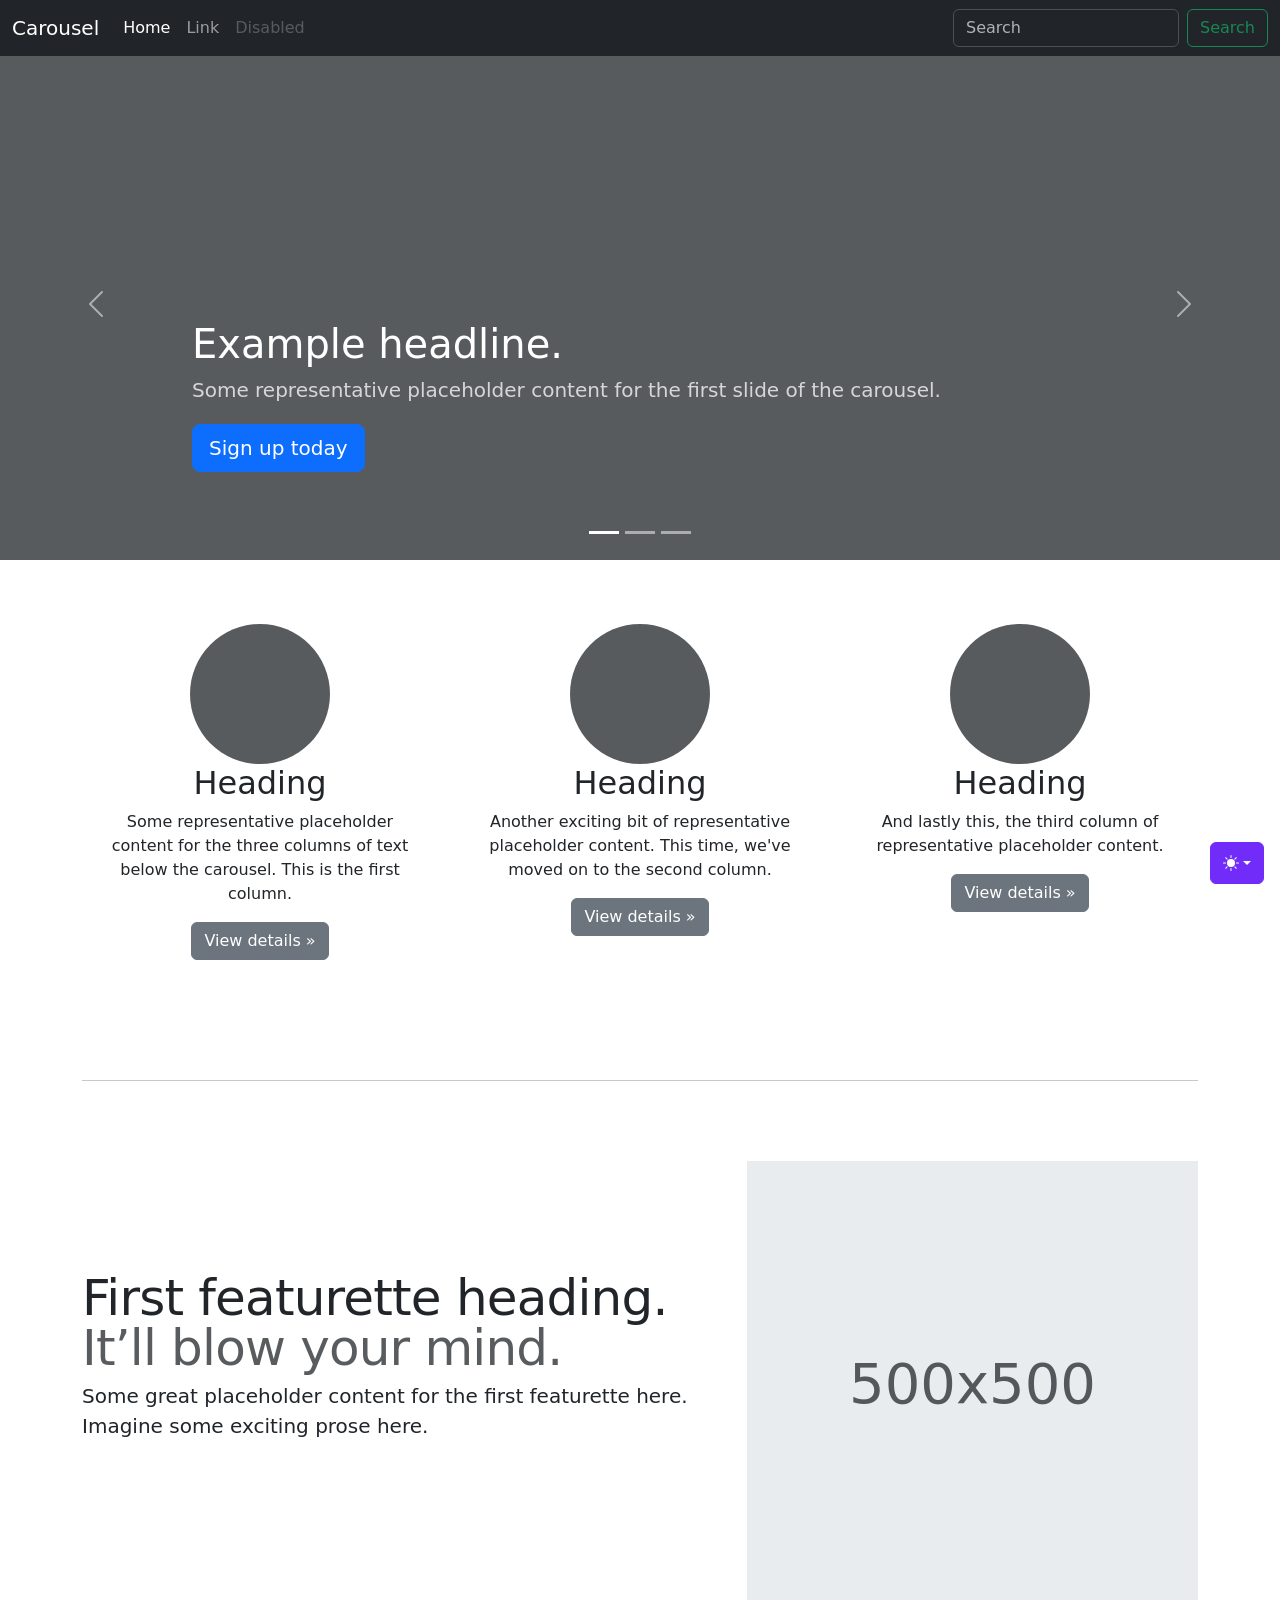
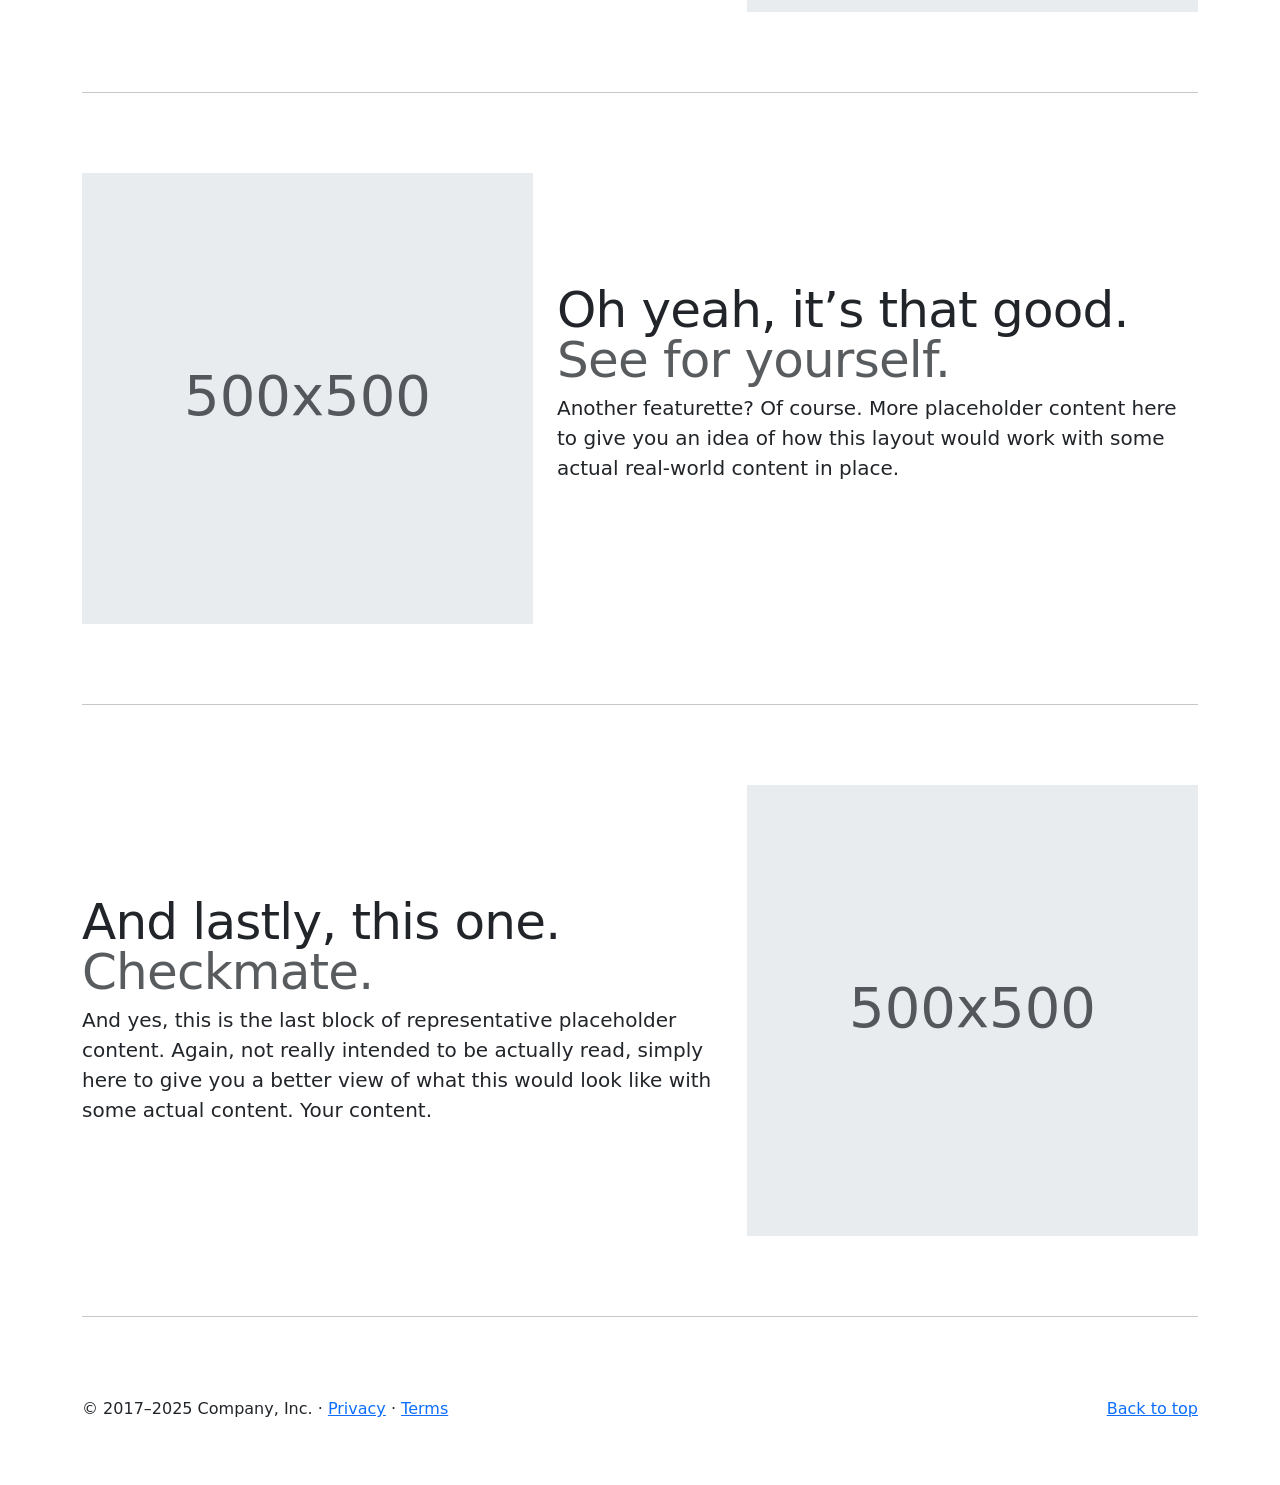
<file: Produtos/Produtos/wwwroot/bootstrap-5.3.8-examples/carousel/index.html>
<!doctype html>
<html lang="en" data-bs-theme="auto">
  <head>
    <meta charset="utf-8" />
    <meta name="viewport" content="width=device-width, initial-scale=1" />
    <meta name="description" content="" />
    <meta
      name="author"
      content="Mark Otto, Jacob Thornton, and Bootstrap contributors"
    />
    <meta name="generator" content="Astro v5.13.2" />
    <title>Carousel Template · Bootstrap v5.3</title>
    <link
      rel="canonical"
      href="https://getbootstrap.com/docs/5.3/examples/carousel/"
    />
    <script src="../assets/js/color-modes.js"></script>
    <link href="../assets/dist/css/bootstrap.min.css" rel="stylesheet" />
    <meta name="theme-color" content="#712cf9" />
    <link href="carousel.css" rel="stylesheet" />
    <style>
      .bd-placeholder-img {
        font-size: 1.125rem;
        text-anchor: middle;
        -webkit-user-select: none;
        -moz-user-select: none;
        user-select: none;
      }
      @media (min-width: 768px) {
        .bd-placeholder-img-lg {
          font-size: 3.5rem;
        }
      }
      .b-example-divider {
        width: 100%;
        height: 3rem;
        background-color: #0000001a;
        border: solid rgba(0, 0, 0, 0.15);
        border-width: 1px 0;
        box-shadow:
          inset 0 0.5em 1.5em #0000001a,
          inset 0 0.125em 0.5em #00000026;
      }
      .b-example-vr {
        flex-shrink: 0;
        width: 1.5rem;
        height: 100vh;
      }
      .bi {
        vertical-align: -0.125em;
        fill: currentColor;
      }
      .nav-scroller {
        position: relative;
        z-index: 2;
        height: 2.75rem;
        overflow-y: hidden;
      }
      .nav-scroller .nav {
        display: flex;
        flex-wrap: nowrap;
        padding-bottom: 1rem;
        margin-top: -1px;
        overflow-x: auto;
        text-align: center;
        white-space: nowrap;
        -webkit-overflow-scrolling: touch;
      }
      .btn-bd-primary {
        --bd-violet-bg: #712cf9;
        --bd-violet-rgb: 112.520718, 44.062154, 249.437846;
        --bs-btn-font-weight: 600;
        --bs-btn-color: var(--bs-white);
        --bs-btn-bg: var(--bd-violet-bg);
        --bs-btn-border-color: var(--bd-violet-bg);
        --bs-btn-hover-color: var(--bs-white);
        --bs-btn-hover-bg: #6528e0;
        --bs-btn-hover-border-color: #6528e0;
        --bs-btn-focus-shadow-rgb: var(--bd-violet-rgb);
        --bs-btn-active-color: var(--bs-btn-hover-color);
        --bs-btn-active-bg: #5a23c8;
        --bs-btn-active-border-color: #5a23c8;
      }
      .bd-mode-toggle {
        z-index: 1500;
      }
      .bd-mode-toggle .bi {
        width: 1em;
        height: 1em;
      }
      .bd-mode-toggle .dropdown-menu .active .bi {
        display: block !important;
      }
    </style>
  </head>
  <body>
    <svg xmlns="http://www.w3.org/2000/svg" class="d-none">
      <symbol id="check2" viewBox="0 0 16 16">
        <path
          d="M13.854 3.646a.5.5 0 0 1 0 .708l-7 7a.5.5 0 0 1-.708 0l-3.5-3.5a.5.5 0 1 1 .708-.708L6.5 10.293l6.646-6.647a.5.5 0 0 1 .708 0z"
        ></path>
      </symbol>
      <symbol id="circle-half" viewBox="0 0 16 16">
        <path
          d="M8 15A7 7 0 1 0 8 1v14zm0 1A8 8 0 1 1 8 0a8 8 0 0 1 0 16z"
        ></path>
      </symbol>
      <symbol id="moon-stars-fill" viewBox="0 0 16 16">
        <path
          d="M6 .278a.768.768 0 0 1 .08.858 7.208 7.208 0 0 0-.878 3.46c0 4.021 3.278 7.277 7.318 7.277.527 0 1.04-.055 1.533-.16a.787.787 0 0 1 .81.316.733.733 0 0 1-.031.893A8.349 8.349 0 0 1 8.344 16C3.734 16 0 12.286 0 7.71 0 4.266 2.114 1.312 5.124.06A.752.752 0 0 1 6 .278z"
        ></path>
        <path
          d="M10.794 3.148a.217.217 0 0 1 .412 0l.387 1.162c.173.518.579.924 1.097 1.097l1.162.387a.217.217 0 0 1 0 .412l-1.162.387a1.734 1.734 0 0 0-1.097 1.097l-.387 1.162a.217.217 0 0 1-.412 0l-.387-1.162A1.734 1.734 0 0 0 9.31 6.593l-1.162-.387a.217.217 0 0 1 0-.412l1.162-.387a1.734 1.734 0 0 0 1.097-1.097l.387-1.162zM13.863.099a.145.145 0 0 1 .274 0l.258.774c.115.346.386.617.732.732l.774.258a.145.145 0 0 1 0 .274l-.774.258a1.156 1.156 0 0 0-.732.732l-.258.774a.145.145 0 0 1-.274 0l-.258-.774a1.156 1.156 0 0 0-.732-.732l-.774-.258a.145.145 0 0 1 0-.274l.774-.258c.346-.115.617-.386.732-.732L13.863.1z"
        ></path>
      </symbol>
      <symbol id="sun-fill" viewBox="0 0 16 16">
        <path
          d="M8 12a4 4 0 1 0 0-8 4 4 0 0 0 0 8zM8 0a.5.5 0 0 1 .5.5v2a.5.5 0 0 1-1 0v-2A.5.5 0 0 1 8 0zm0 13a.5.5 0 0 1 .5.5v2a.5.5 0 0 1-1 0v-2A.5.5 0 0 1 8 13zm8-5a.5.5 0 0 1-.5.5h-2a.5.5 0 0 1 0-1h2a.5.5 0 0 1 .5.5zM3 8a.5.5 0 0 1-.5.5h-2a.5.5 0 0 1 0-1h2A.5.5 0 0 1 3 8zm10.657-5.657a.5.5 0 0 1 0 .707l-1.414 1.415a.5.5 0 1 1-.707-.708l1.414-1.414a.5.5 0 0 1 .707 0zm-9.193 9.193a.5.5 0 0 1 0 .707L3.05 13.657a.5.5 0 0 1-.707-.707l1.414-1.414a.5.5 0 0 1 .707 0zm9.193 2.121a.5.5 0 0 1-.707 0l-1.414-1.414a.5.5 0 0 1 .707-.707l1.414 1.414a.5.5 0 0 1 0 .707zM4.464 4.465a.5.5 0 0 1-.707 0L2.343 3.05a.5.5 0 1 1 .707-.707l1.414 1.414a.5.5 0 0 1 0 .708z"
        ></path>
      </symbol>
    </svg>
    <div
      class="dropdown position-fixed bottom-0 end-0 mb-3 me-3 bd-mode-toggle"
    >
      <button
        class="btn btn-bd-primary py-2 dropdown-toggle d-flex align-items-center"
        id="bd-theme"
        type="button"
        aria-expanded="false"
        data-bs-toggle="dropdown"
        aria-label="Toggle theme (auto)"
      >
        <svg class="bi my-1 theme-icon-active" aria-hidden="true">
          <use href="#circle-half"></use>
        </svg>
        <span class="visually-hidden" id="bd-theme-text">Toggle theme</span>
      </button>
      <ul
        class="dropdown-menu dropdown-menu-end shadow"
        aria-labelledby="bd-theme-text"
      >
        <li>
          <button
            type="button"
            class="dropdown-item d-flex align-items-center"
            data-bs-theme-value="light"
            aria-pressed="false"
          >
            <svg class="bi me-2 opacity-50" aria-hidden="true">
              <use href="#sun-fill"></use>
            </svg>
            Light
            <svg class="bi ms-auto d-none" aria-hidden="true">
              <use href="#check2"></use>
            </svg>
          </button>
        </li>
        <li>
          <button
            type="button"
            class="dropdown-item d-flex align-items-center"
            data-bs-theme-value="dark"
            aria-pressed="false"
          >
            <svg class="bi me-2 opacity-50" aria-hidden="true">
              <use href="#moon-stars-fill"></use>
            </svg>
            Dark
            <svg class="bi ms-auto d-none" aria-hidden="true">
              <use href="#check2"></use>
            </svg>
          </button>
        </li>
        <li>
          <button
            type="button"
            class="dropdown-item d-flex align-items-center active"
            data-bs-theme-value="auto"
            aria-pressed="true"
          >
            <svg class="bi me-2 opacity-50" aria-hidden="true">
              <use href="#circle-half"></use>
            </svg>
            Auto
            <svg class="bi ms-auto d-none" aria-hidden="true">
              <use href="#check2"></use>
            </svg>
          </button>
        </li>
      </ul>
    </div>
    <header data-bs-theme="dark">
      <nav class="navbar navbar-expand-md navbar-dark fixed-top bg-dark">
        <div class="container-fluid">
          <a class="navbar-brand" href="#">Carousel</a>
          <button
            class="navbar-toggler"
            type="button"
            data-bs-toggle="collapse"
            data-bs-target="#navbarCollapse"
            aria-controls="navbarCollapse"
            aria-expanded="false"
            aria-label="Toggle navigation"
          >
            <span class="navbar-toggler-icon"></span>
          </button>
          <div class="collapse navbar-collapse" id="navbarCollapse">
            <ul class="navbar-nav me-auto mb-2 mb-md-0">
              <li class="nav-item">
                <a class="nav-link active" aria-current="page" href="#">Home</a>
              </li>
              <li class="nav-item"><a class="nav-link" href="#">Link</a></li>
              <li class="nav-item">
                <a class="nav-link disabled" aria-disabled="true">Disabled</a>
              </li>
            </ul>
            <form class="d-flex" role="search">
              <input
                class="form-control me-2"
                type="search"
                placeholder="Search"
                aria-label="Search"
              />
              <button class="btn btn-outline-success" type="submit">
                Search
              </button>
            </form>
          </div>
        </div>
      </nav>
    </header>
    <main>
      <div id="myCarousel" class="carousel slide mb-6" data-bs-ride="carousel">
        <div class="carousel-indicators">
          <button
            type="button"
            data-bs-target="#myCarousel"
            data-bs-slide-to="0"
            class="active"
            aria-current="true"
            aria-label="Slide 1"
          ></button>
          <button
            type="button"
            data-bs-target="#myCarousel"
            data-bs-slide-to="1"
            aria-label="Slide 2"
          ></button>
          <button
            type="button"
            data-bs-target="#myCarousel"
            data-bs-slide-to="2"
            aria-label="Slide 3"
          ></button>
        </div>
        <div class="carousel-inner">
          <div class="carousel-item active">
            <svg
              aria-hidden="true"
              class="bd-placeholder-img"
              height="100%"
              preserveAspectRatio="xMidYMid slice"
              width="100%"
              xmlns="http://www.w3.org/2000/svg"
            >
              <rect
                width="100%"
                height="100%"
                fill="var(--bs-secondary-color)"
              ></rect>
            </svg>
            <div class="container">
              <div class="carousel-caption text-start">
                <h1>Example headline.</h1>
                <p class="opacity-75">
                  Some representative placeholder content for the first slide of
                  the carousel.
                </p>
                <p>
                  <a class="btn btn-lg btn-primary" href="#">Sign up today</a>
                </p>
              </div>
            </div>
          </div>
          <div class="carousel-item">
            <svg
              aria-hidden="true"
              class="bd-placeholder-img"
              height="100%"
              preserveAspectRatio="xMidYMid slice"
              width="100%"
              xmlns="http://www.w3.org/2000/svg"
            >
              <rect
                width="100%"
                height="100%"
                fill="var(--bs-secondary-color)"
              ></rect>
            </svg>
            <div class="container">
              <div class="carousel-caption">
                <h1>Another example headline.</h1>
                <p>
                  Some representative placeholder content for the second slide
                  of the carousel.
                </p>
                <p><a class="btn btn-lg btn-primary" href="#">Learn more</a></p>
              </div>
            </div>
          </div>
          <div class="carousel-item">
            <svg
              aria-hidden="true"
              class="bd-placeholder-img"
              height="100%"
              preserveAspectRatio="xMidYMid slice"
              width="100%"
              xmlns="http://www.w3.org/2000/svg"
            >
              <rect
                width="100%"
                height="100%"
                fill="var(--bs-secondary-color)"
              ></rect>
            </svg>
            <div class="container">
              <div class="carousel-caption text-end">
                <h1>One more for good measure.</h1>
                <p>
                  Some representative placeholder content for the third slide of
                  this carousel.
                </p>
                <p>
                  <a class="btn btn-lg btn-primary" href="#">Browse gallery</a>
                </p>
              </div>
            </div>
          </div>
        </div>
        <button
          class="carousel-control-prev"
          type="button"
          data-bs-target="#myCarousel"
          data-bs-slide="prev"
        >
          <span class="carousel-control-prev-icon" aria-hidden="true"></span>
          <span class="visually-hidden">Previous</span>
        </button>
        <button
          class="carousel-control-next"
          type="button"
          data-bs-target="#myCarousel"
          data-bs-slide="next"
        >
          <span class="carousel-control-next-icon" aria-hidden="true"></span>
          <span class="visually-hidden">Next</span>
        </button>
      </div>
      <!-- Marketing messaging and featurettes
  ================================================== -->
      <!-- Wrap the rest of the page in another container to center all the content. -->
      <div class="container marketing">
        <!-- Three columns of text below the carousel -->
        <div class="row">
          <div class="col-lg-4">
            <svg
              aria-label="Placeholder"
              class="bd-placeholder-img rounded-circle"
              height="140"
              preserveAspectRatio="xMidYMid slice"
              role="img"
              width="140"
              xmlns="http://www.w3.org/2000/svg"
            >
              <title>Placeholder</title>
              <rect
                width="100%"
                height="100%"
                fill="var(--bs-secondary-color)"
              ></rect>
            </svg>
            <h2 class="fw-normal">Heading</h2>
            <p>
              Some representative placeholder content for the three columns of
              text below the carousel. This is the first column.
            </p>
            <p>
              <a class="btn btn-secondary" href="#">View details &raquo;</a>
            </p>
          </div>
          <!-- /.col-lg-4 -->
          <div class="col-lg-4">
            <svg
              aria-label="Placeholder"
              class="bd-placeholder-img rounded-circle"
              height="140"
              preserveAspectRatio="xMidYMid slice"
              role="img"
              width="140"
              xmlns="http://www.w3.org/2000/svg"
            >
              <title>Placeholder</title>
              <rect
                width="100%"
                height="100%"
                fill="var(--bs-secondary-color)"
              ></rect>
            </svg>
            <h2 class="fw-normal">Heading</h2>
            <p>
              Another exciting bit of representative placeholder content. This
              time, we've moved on to the second column.
            </p>
            <p>
              <a class="btn btn-secondary" href="#">View details &raquo;</a>
            </p>
          </div>
          <!-- /.col-lg-4 -->
          <div class="col-lg-4">
            <svg
              aria-label="Placeholder"
              class="bd-placeholder-img rounded-circle"
              height="140"
              preserveAspectRatio="xMidYMid slice"
              role="img"
              width="140"
              xmlns="http://www.w3.org/2000/svg"
            >
              <title>Placeholder</title>
              <rect
                width="100%"
                height="100%"
                fill="var(--bs-secondary-color)"
              ></rect>
            </svg>
            <h2 class="fw-normal">Heading</h2>
            <p>
              And lastly this, the third column of representative placeholder
              content.
            </p>
            <p>
              <a class="btn btn-secondary" href="#">View details &raquo;</a>
            </p>
          </div>
          <!-- /.col-lg-4 -->
        </div>
        <!-- /.row -->
        <!-- START THE FEATURETTES -->
        <hr class="featurette-divider" />
        <div class="row featurette">
          <div class="col-md-7">
            <h2 class="featurette-heading fw-normal lh-1">
              First featurette heading.
              <span class="text-body-secondary">It’ll blow your mind.</span>
            </h2>
            <p class="lead">
              Some great placeholder content for the first featurette here.
              Imagine some exciting prose here.
            </p>
          </div>
          <div class="col-md-5">
            <svg
              aria-label="Placeholder: 500x500"
              class="bd-placeholder-img bd-placeholder-img-lg featurette-image img-fluid mx-auto"
              height="500"
              preserveAspectRatio="xMidYMid slice"
              role="img"
              width="500"
              xmlns="http://www.w3.org/2000/svg"
            >
              <title>Placeholder</title>
              <rect
                width="100%"
                height="100%"
                fill="var(--bs-secondary-bg)"
              ></rect>
              <text x="50%" y="50%" fill="var(--bs-secondary-color)" dy=".3em">
                500x500
              </text>
            </svg>
          </div>
        </div>
        <hr class="featurette-divider" />
        <div class="row featurette">
          <div class="col-md-7 order-md-2">
            <h2 class="featurette-heading fw-normal lh-1">
              Oh yeah, it’s that good.
              <span class="text-body-secondary">See for yourself.</span>
            </h2>
            <p class="lead">
              Another featurette? Of course. More placeholder content here to
              give you an idea of how this layout would work with some actual
              real-world content in place.
            </p>
          </div>
          <div class="col-md-5 order-md-1">
            <svg
              aria-label="Placeholder: 500x500"
              class="bd-placeholder-img bd-placeholder-img-lg featurette-image img-fluid mx-auto"
              height="500"
              preserveAspectRatio="xMidYMid slice"
              role="img"
              width="500"
              xmlns="http://www.w3.org/2000/svg"
            >
              <title>Placeholder</title>
              <rect
                width="100%"
                height="100%"
                fill="var(--bs-secondary-bg)"
              ></rect>
              <text x="50%" y="50%" fill="var(--bs-secondary-color)" dy=".3em">
                500x500
              </text>
            </svg>
          </div>
        </div>
        <hr class="featurette-divider" />
        <div class="row featurette">
          <div class="col-md-7">
            <h2 class="featurette-heading fw-normal lh-1">
              And lastly, this one.
              <span class="text-body-secondary">Checkmate.</span>
            </h2>
            <p class="lead">
              And yes, this is the last block of representative placeholder
              content. Again, not really intended to be actually read, simply
              here to give you a better view of what this would look like with
              some actual content. Your content.
            </p>
          </div>
          <div class="col-md-5">
            <svg
              aria-label="Placeholder: 500x500"
              class="bd-placeholder-img bd-placeholder-img-lg featurette-image img-fluid mx-auto"
              height="500"
              preserveAspectRatio="xMidYMid slice"
              role="img"
              width="500"
              xmlns="http://www.w3.org/2000/svg"
            >
              <title>Placeholder</title>
              <rect
                width="100%"
                height="100%"
                fill="var(--bs-secondary-bg)"
              ></rect>
              <text x="50%" y="50%" fill="var(--bs-secondary-color)" dy=".3em">
                500x500
              </text>
            </svg>
          </div>
        </div>
        <hr class="featurette-divider" />
        <!-- /END THE FEATURETTES -->
      </div>
      <!-- /.container -->
      <!-- FOOTER -->
      <footer class="container">
        <p class="float-end"><a href="#">Back to top</a></p>
        <p>
          &copy; 2017–2025 Company, Inc. &middot;
          <a href="#">Privacy</a> &middot; <a href="#">Terms</a>
        </p>
      </footer>
    </main>
    <script
      src="../assets/dist/js/bootstrap.bundle.min.js"
      class="astro-vvvwv3sm"
    ></script>
  </body>
</html>
</file>
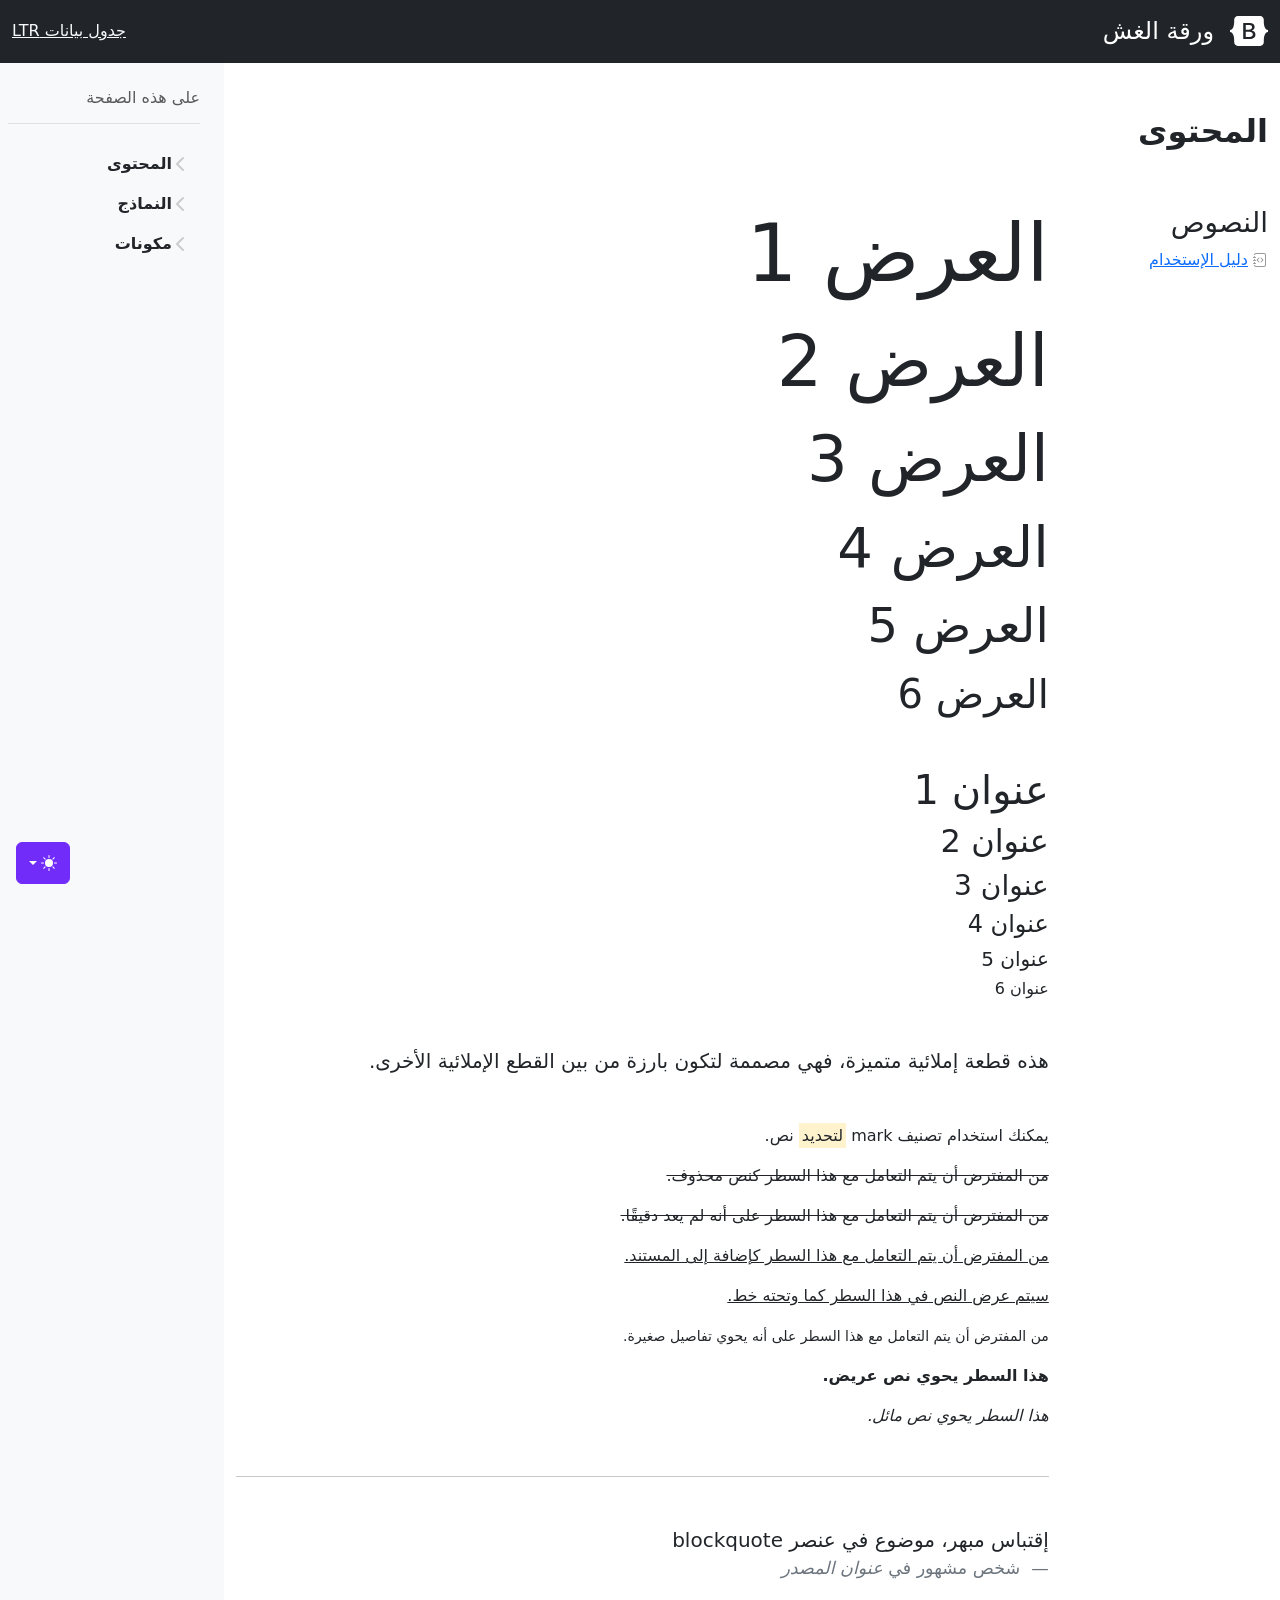
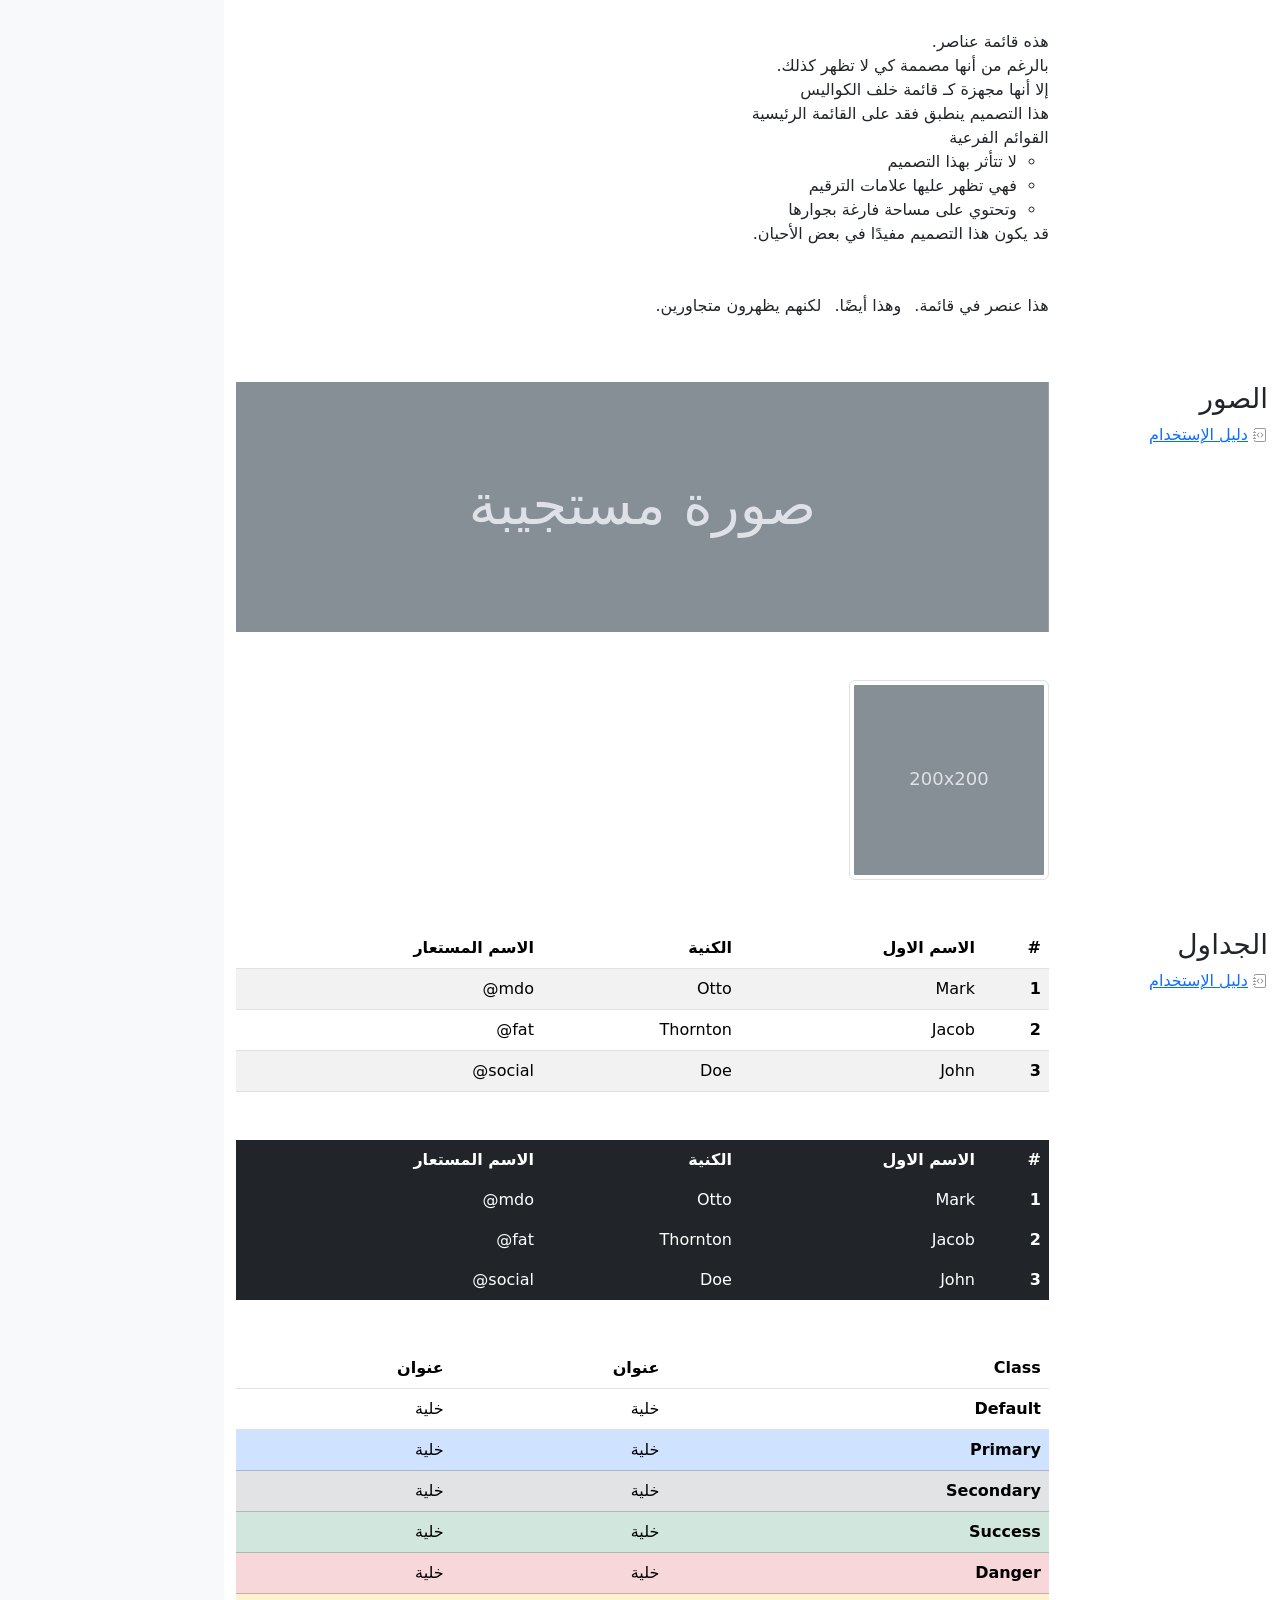
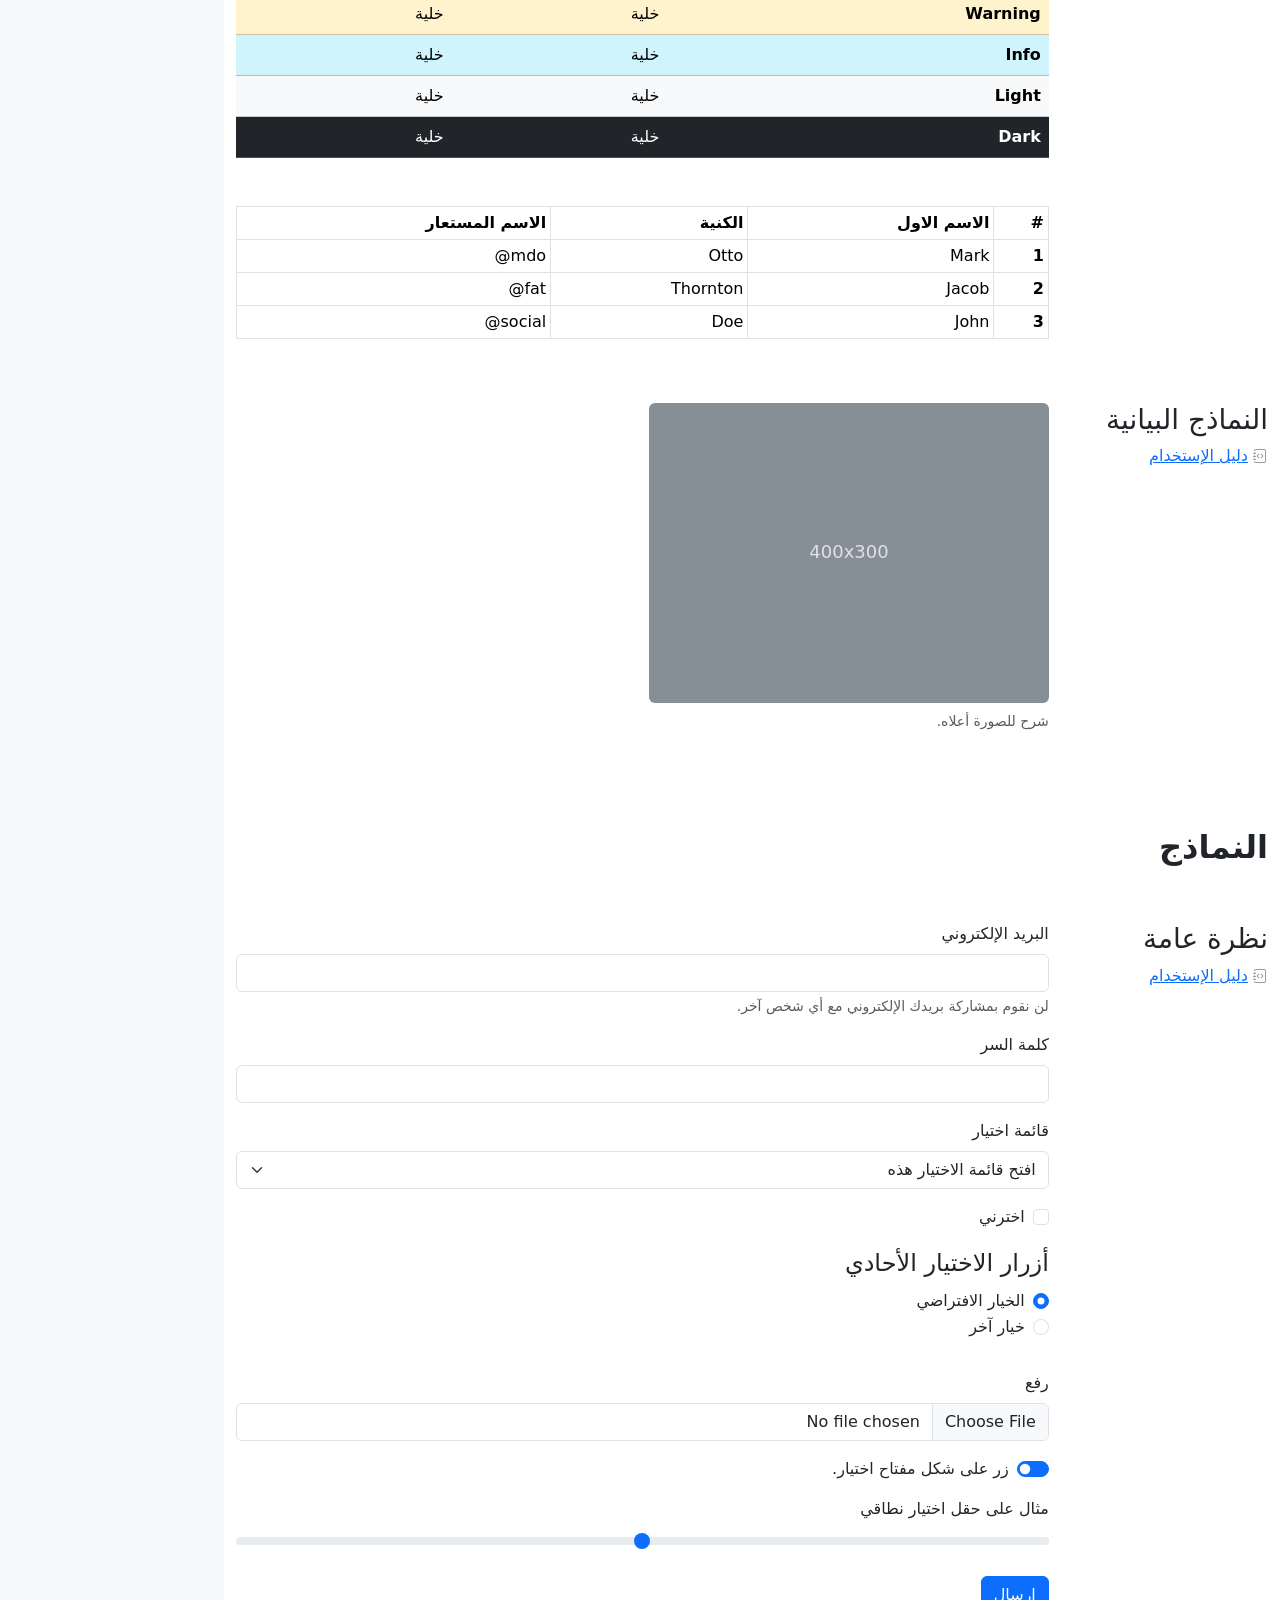
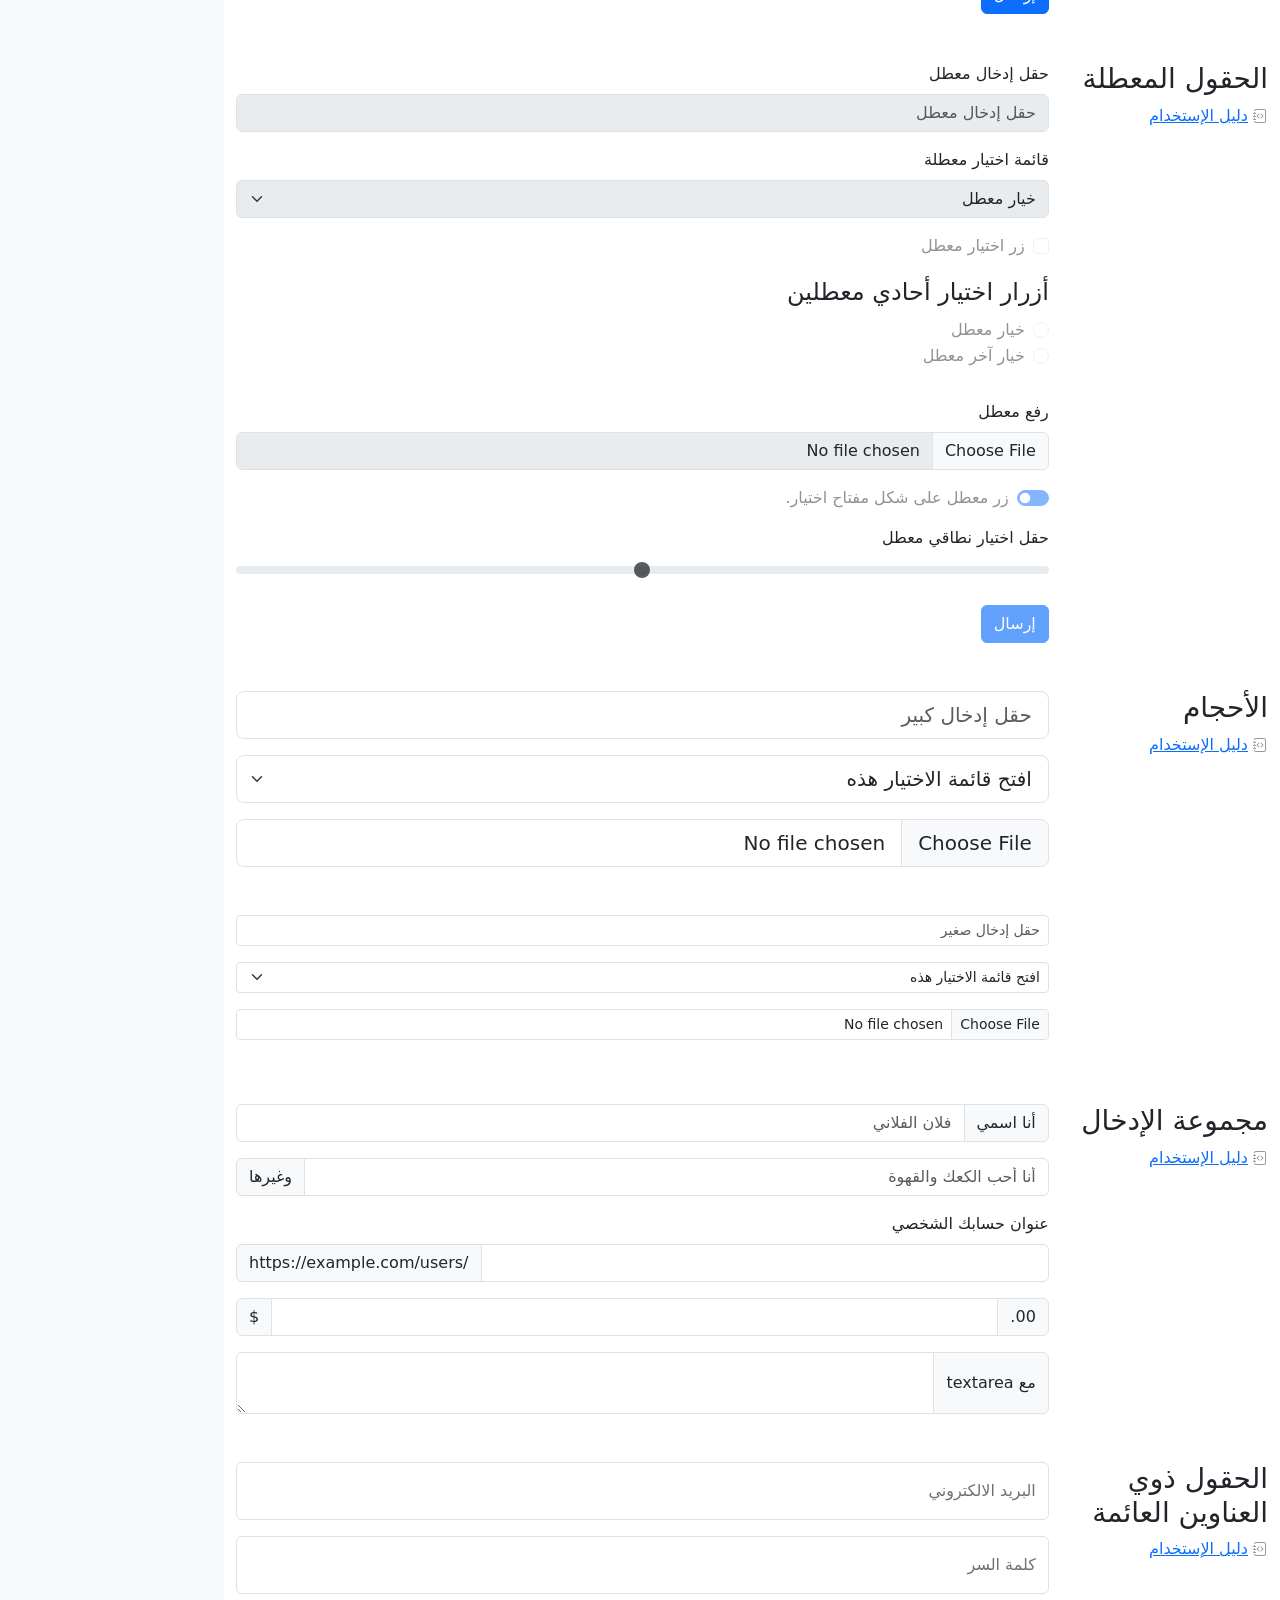
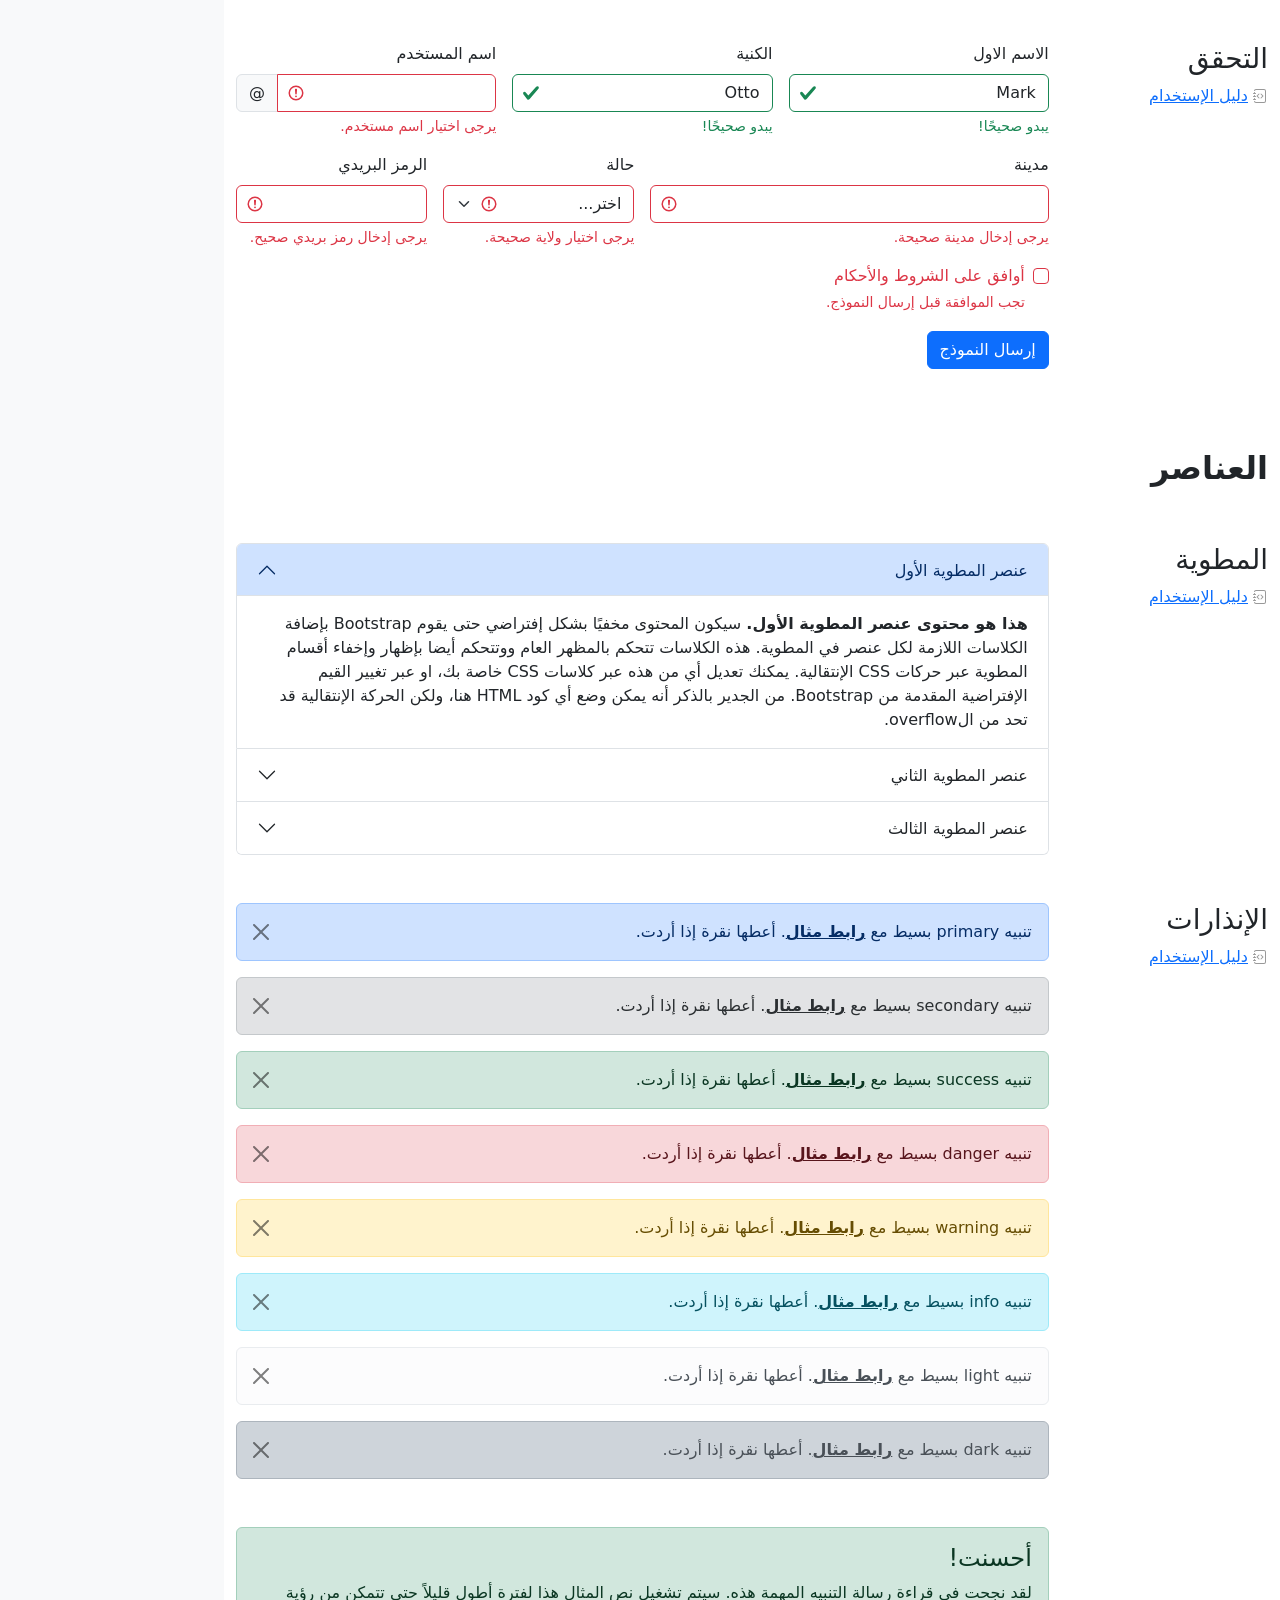
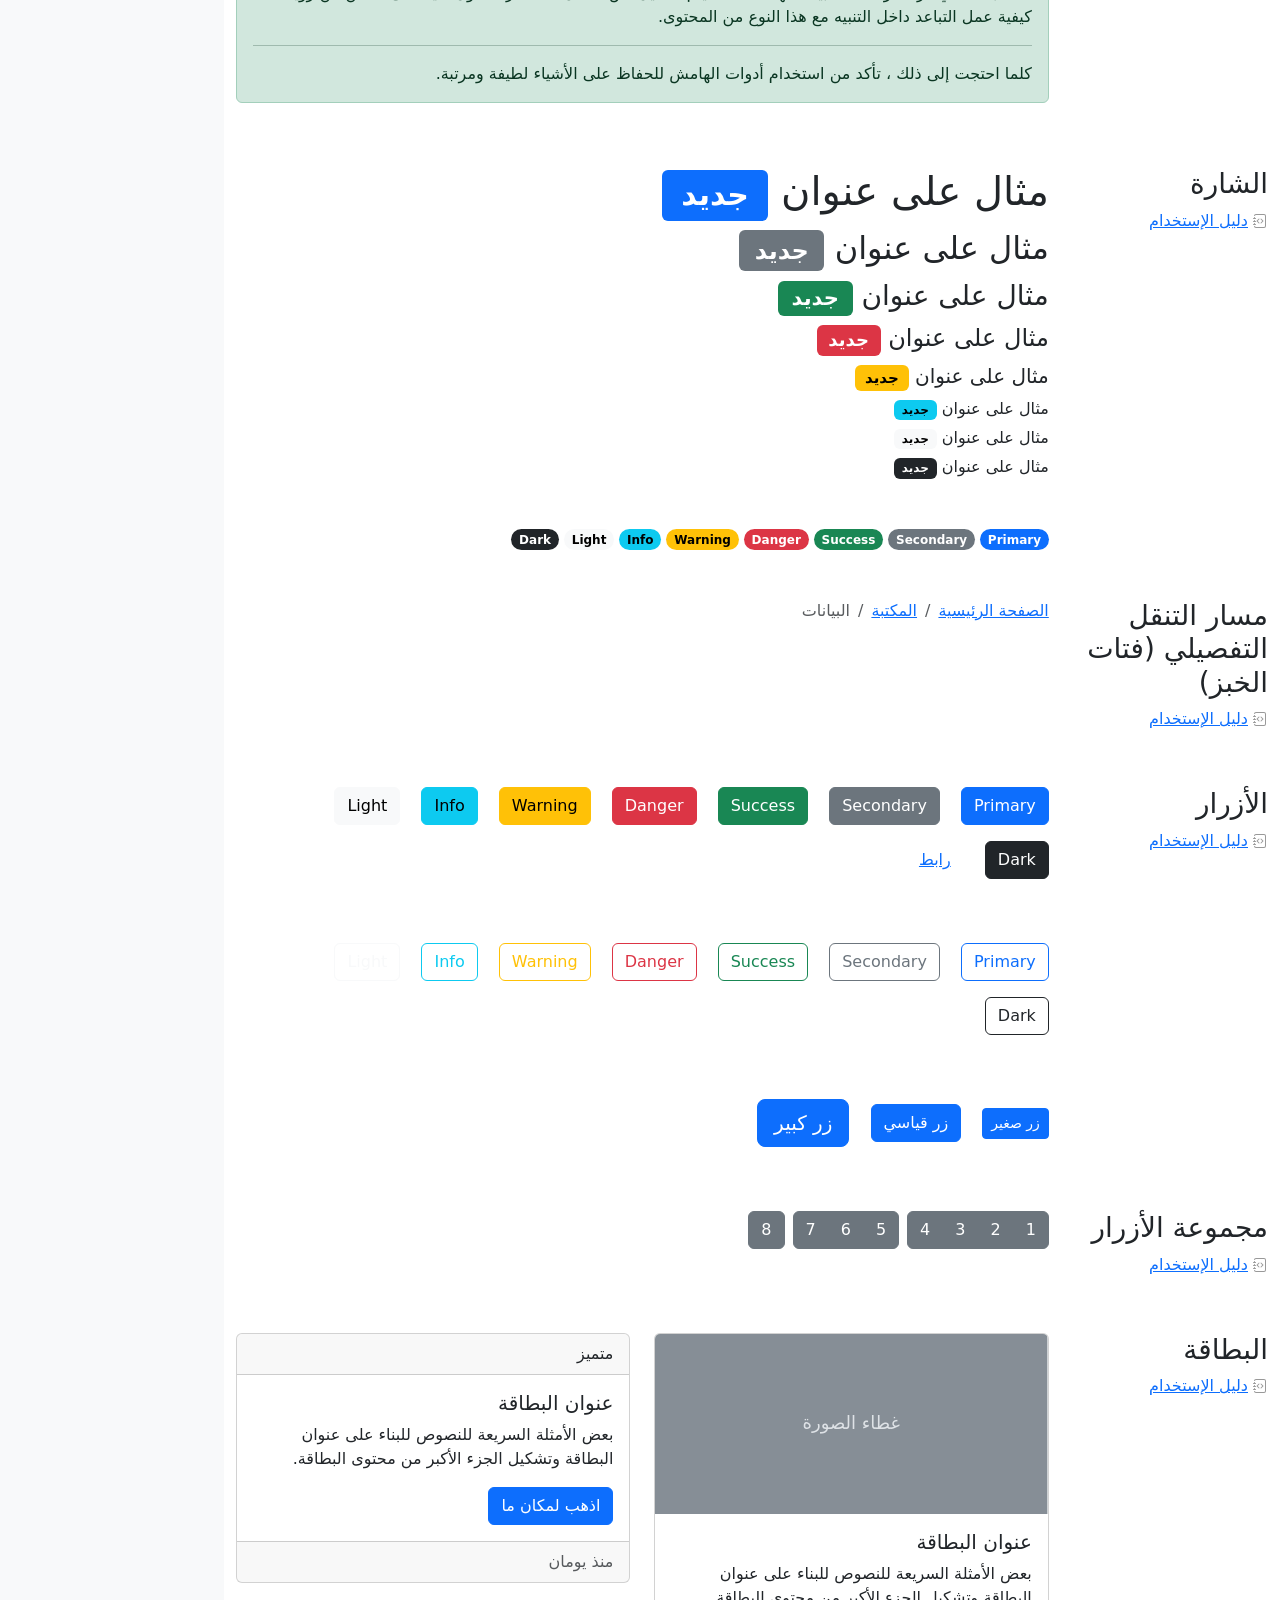
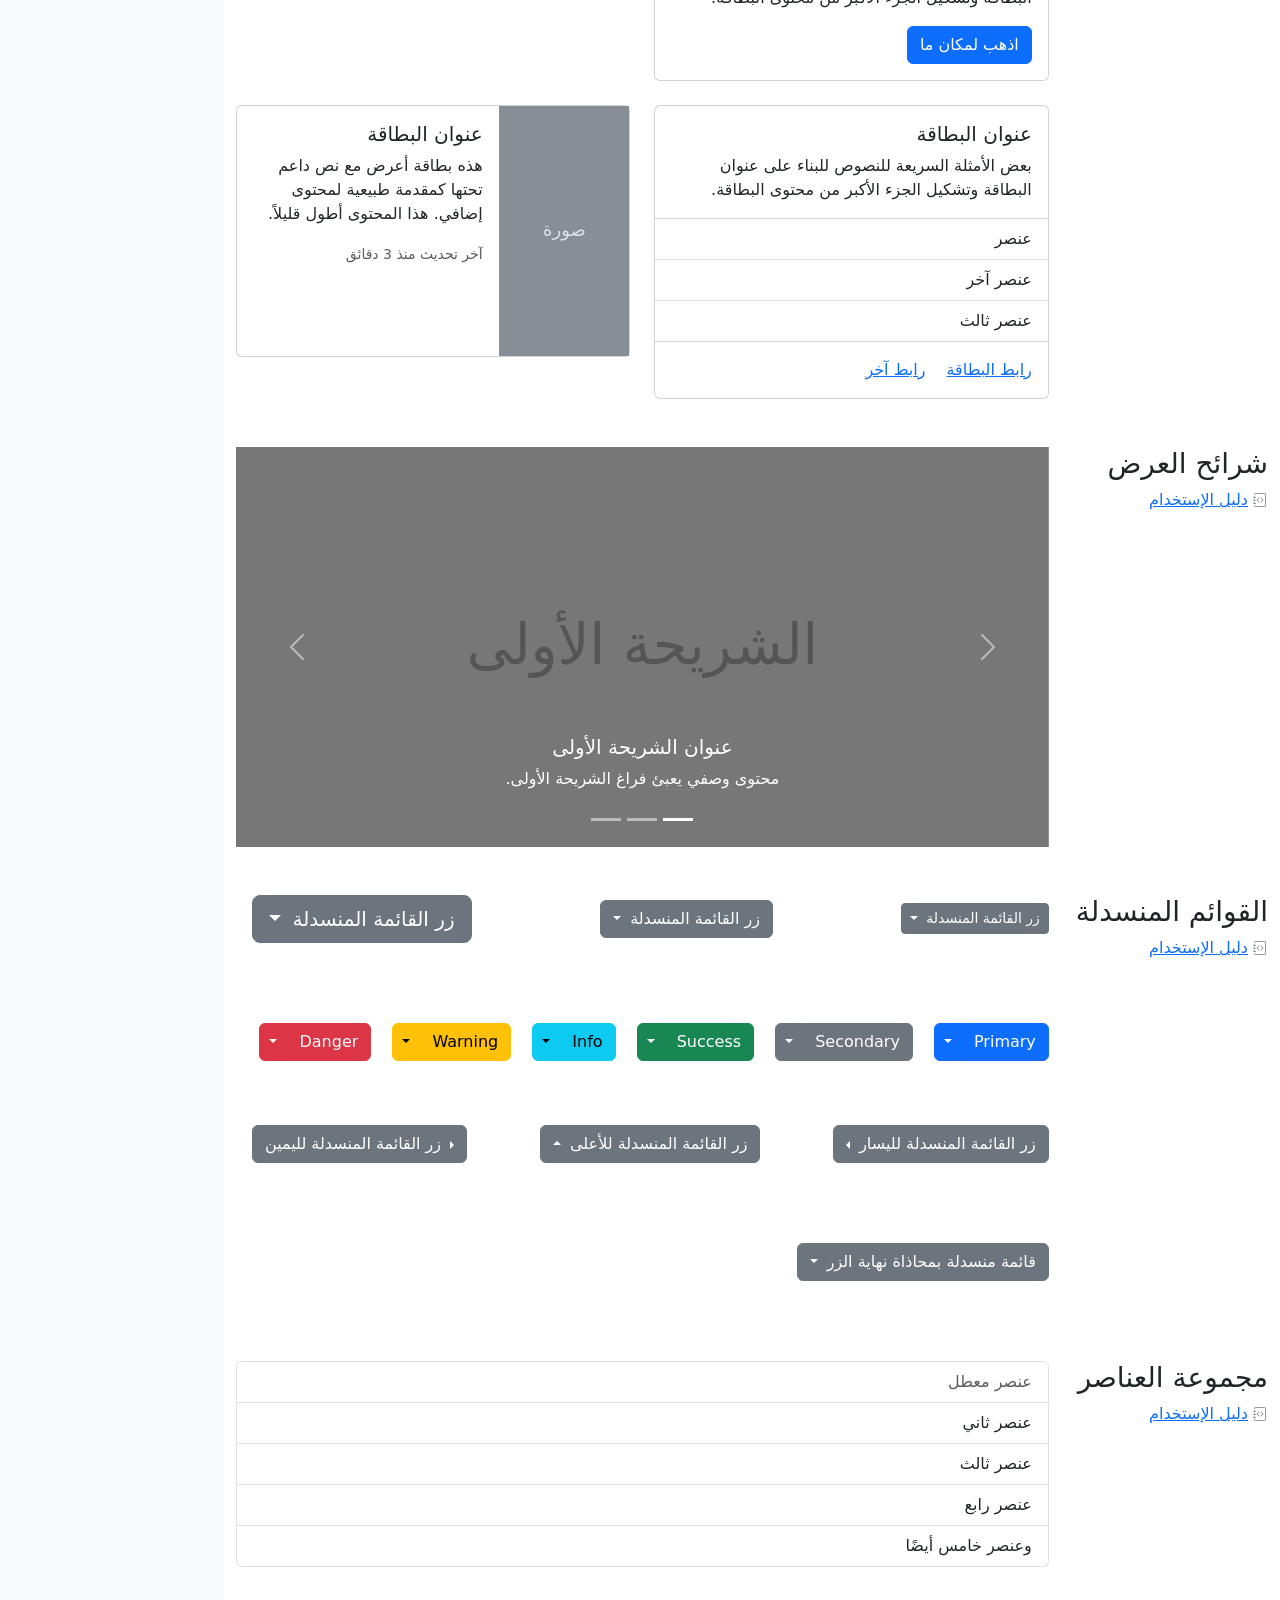
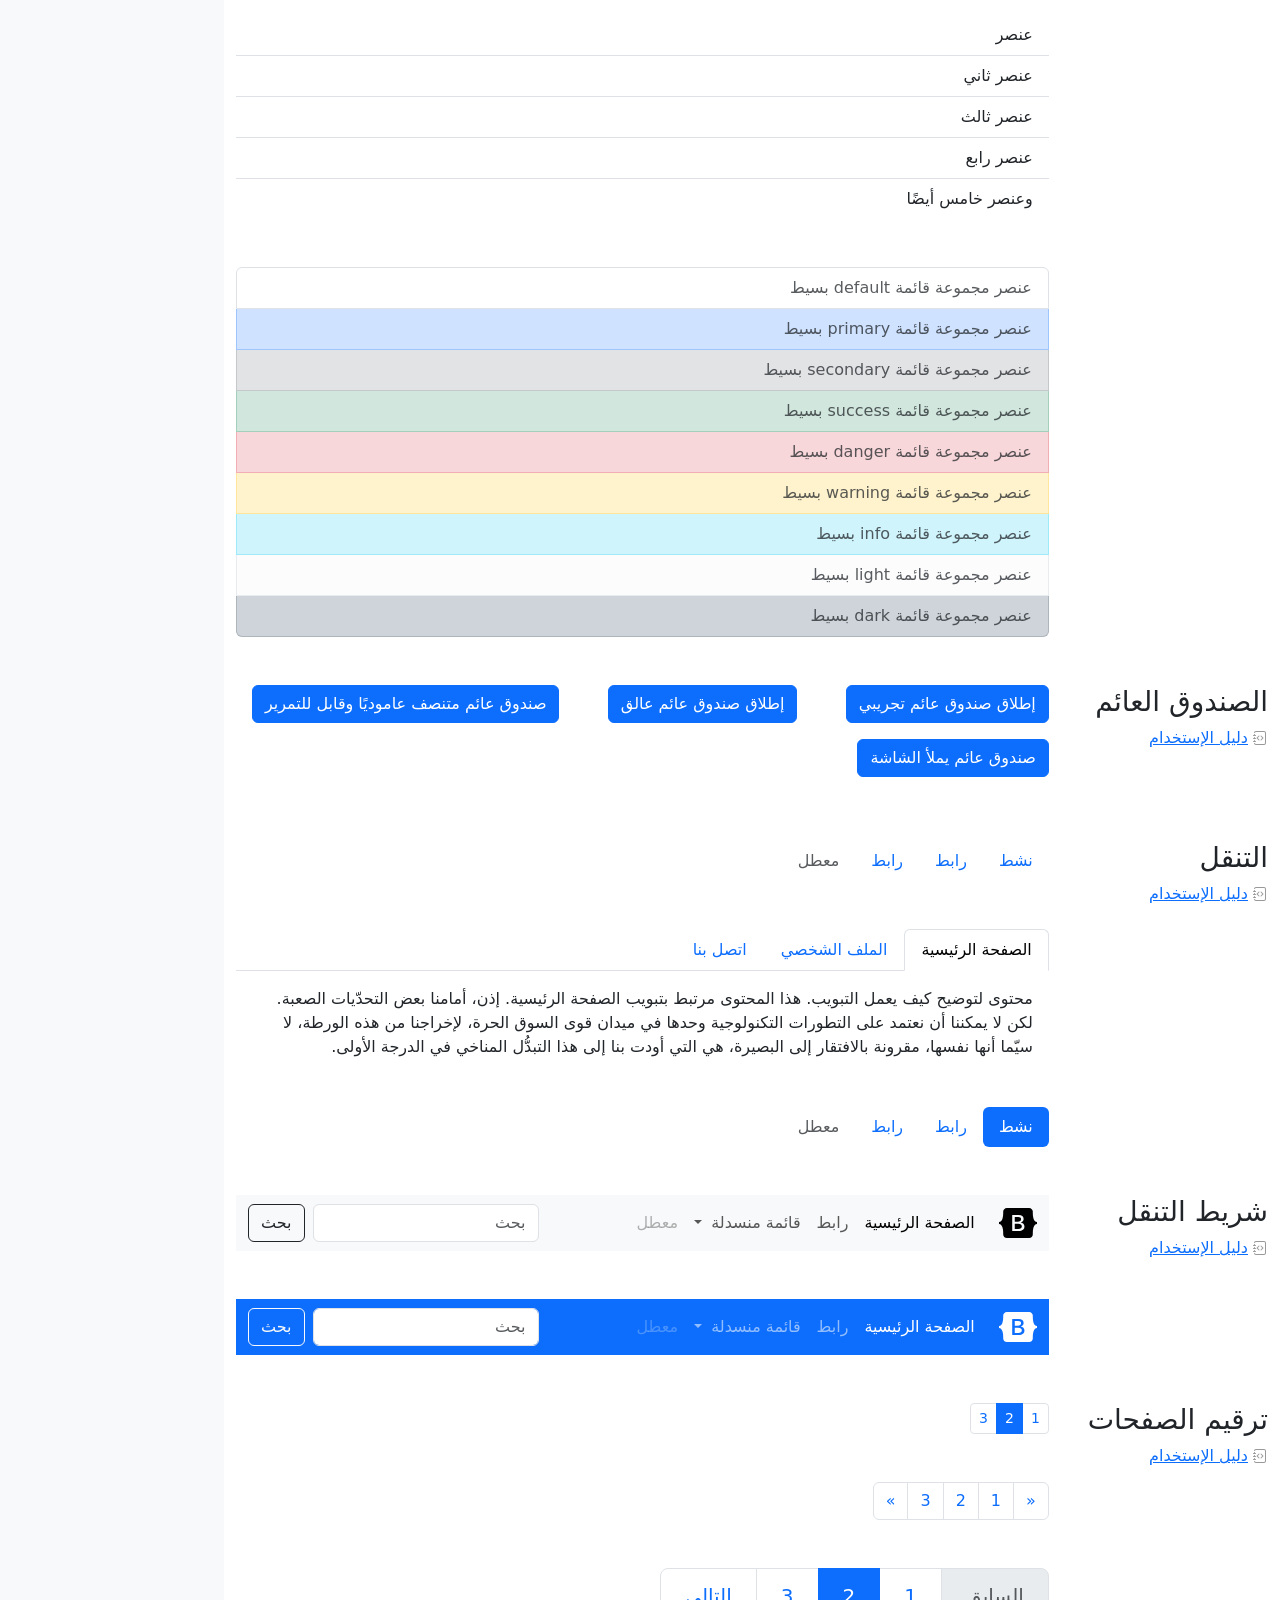
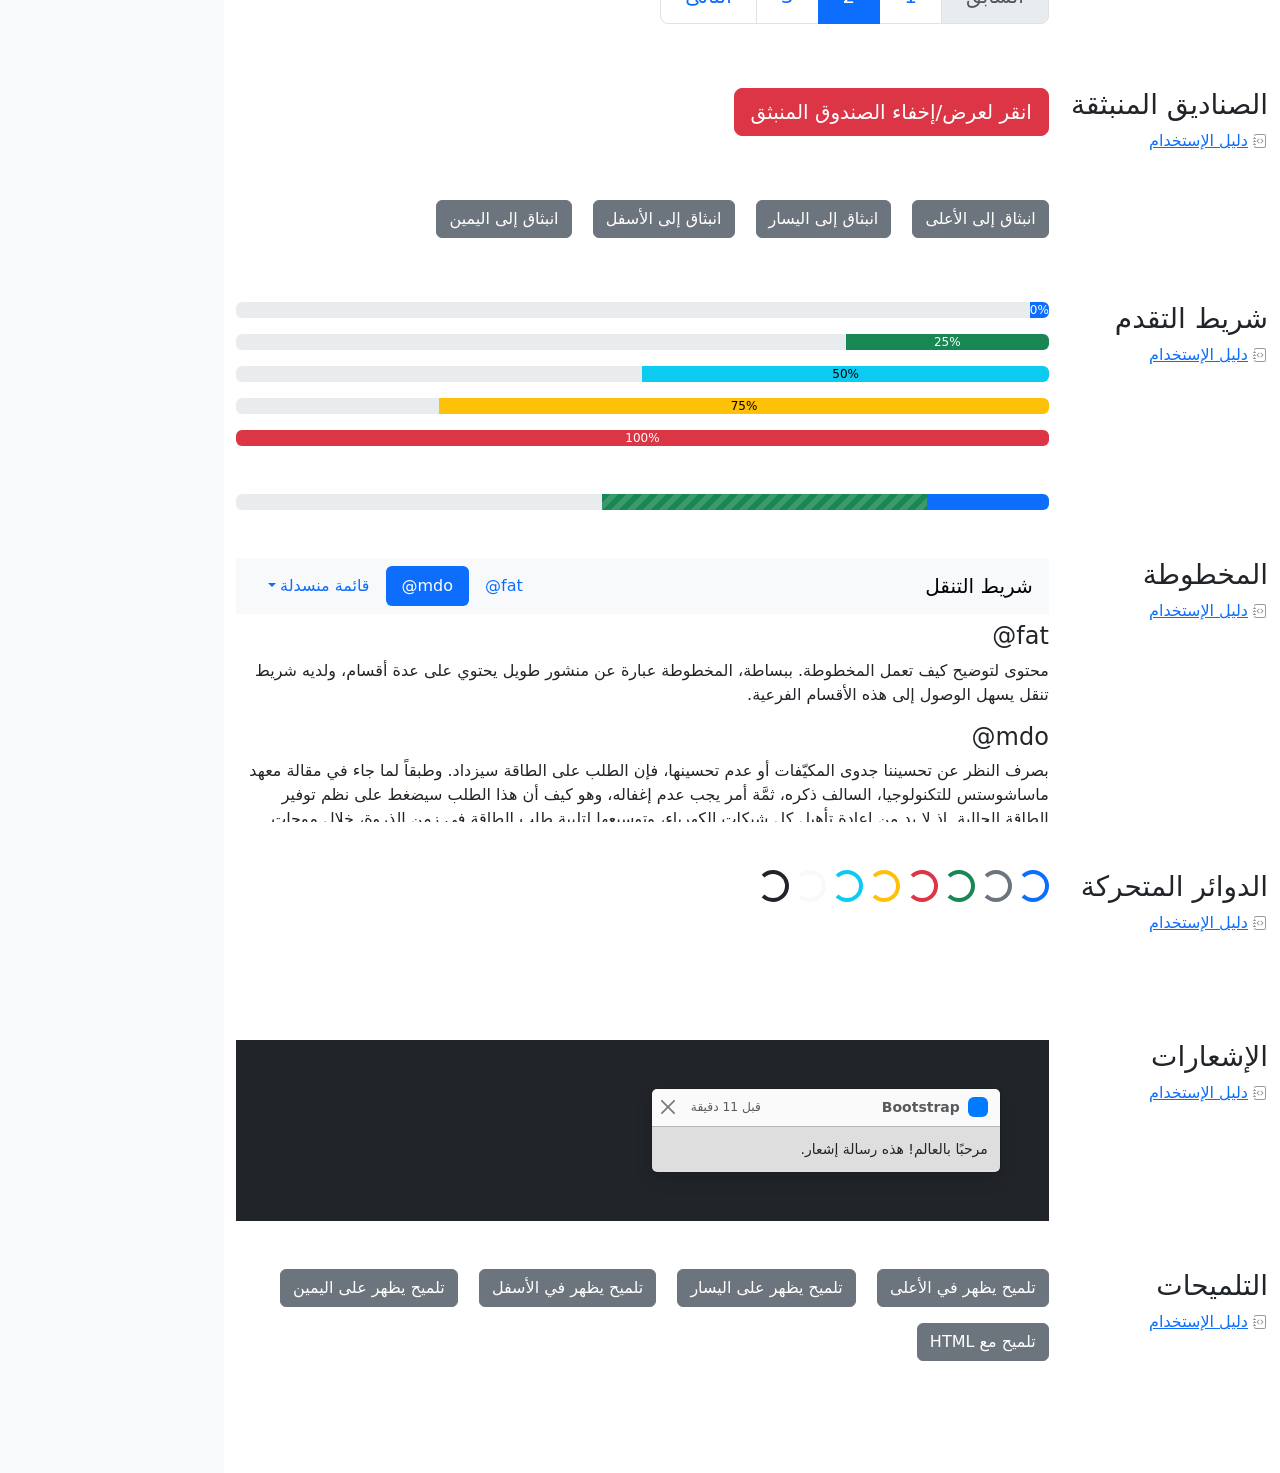
<file: Produtos/Produtos/wwwroot/bootstrap-5.3.8-examples/cheatsheet-rtl/index.html>
<!doctype html>
<html lang="ar" dir="rtl" data-bs-theme="auto">
  <head>
    <meta charset="utf-8" />
    <meta name="viewport" content="width=device-width, initial-scale=1" />
    <meta name="description" content="" />
    <meta
      name="author"
      content="Mark Otto, Jacob Thornton, and Bootstrap contributors"
    />
    <meta name="generator" content="Astro v5.13.2" />
    <title>ورقة الغش · Bootstrap v5.3</title>
    <link
      rel="canonical"
      href="https://getbootstrap.com/docs/5.3/examples/cheatsheet-rtl/"
    />
    <script src="../assets/js/color-modes.js"></script>
    <link href="../assets/dist/css/bootstrap.rtl.min.css" rel="stylesheet" />
    <meta name="theme-color" content="#712cf9" />
    <link href="../cheatsheet/cheatsheet.rtl.css" rel="stylesheet" />
    <style>
      .bd-placeholder-img {
        font-size: 1.125rem;
        text-anchor: middle;
        -webkit-user-select: none;
        -moz-user-select: none;
        user-select: none;
      }
      @media (min-width: 768px) {
        .bd-placeholder-img-lg {
          font-size: 3.5rem;
        }
      }
      .b-example-divider {
        width: 100%;
        height: 3rem;
        background-color: #0000001a;
        border: solid rgba(0, 0, 0, 0.15);
        border-width: 1px 0;
        box-shadow:
          inset 0 0.5em 1.5em #0000001a,
          inset 0 0.125em 0.5em #00000026;
      }
      .b-example-vr {
        flex-shrink: 0;
        width: 1.5rem;
        height: 100vh;
      }
      .bi {
        vertical-align: -0.125em;
        fill: currentColor;
      }
      .nav-scroller {
        position: relative;
        z-index: 2;
        height: 2.75rem;
        overflow-y: hidden;
      }
      .nav-scroller .nav {
        display: flex;
        flex-wrap: nowrap;
        padding-bottom: 1rem;
        margin-top: -1px;
        overflow-x: auto;
        text-align: center;
        white-space: nowrap;
        -webkit-overflow-scrolling: touch;
      }
      .btn-bd-primary {
        --bd-violet-bg: #712cf9;
        --bd-violet-rgb: 112.520718, 44.062154, 249.437846;
        --bs-btn-font-weight: 600;
        --bs-btn-color: var(--bs-white);
        --bs-btn-bg: var(--bd-violet-bg);
        --bs-btn-border-color: var(--bd-violet-bg);
        --bs-btn-hover-color: var(--bs-white);
        --bs-btn-hover-bg: #6528e0;
        --bs-btn-hover-border-color: #6528e0;
        --bs-btn-focus-shadow-rgb: var(--bd-violet-rgb);
        --bs-btn-active-color: var(--bs-btn-hover-color);
        --bs-btn-active-bg: #5a23c8;
        --bs-btn-active-border-color: #5a23c8;
      }
      .bd-mode-toggle {
        z-index: 1500;
      }
      .bd-mode-toggle .bi {
        width: 1em;
        height: 1em;
      }
      .bd-mode-toggle .dropdown-menu .active .bi {
        display: block !important;
      }
    </style>
  </head>
  <body class="bg-body-tertiary">
    <svg xmlns="http://www.w3.org/2000/svg" class="d-none">
      <symbol id="check2" viewBox="0 0 16 16">
        <path
          d="M13.854 3.646a.5.5 0 0 1 0 .708l-7 7a.5.5 0 0 1-.708 0l-3.5-3.5a.5.5 0 1 1 .708-.708L6.5 10.293l6.646-6.647a.5.5 0 0 1 .708 0z"
        ></path>
      </symbol>
      <symbol id="circle-half" viewBox="0 0 16 16">
        <path
          d="M8 15A7 7 0 1 0 8 1v14zm0 1A8 8 0 1 1 8 0a8 8 0 0 1 0 16z"
        ></path>
      </symbol>
      <symbol id="moon-stars-fill" viewBox="0 0 16 16">
        <path
          d="M6 .278a.768.768 0 0 1 .08.858 7.208 7.208 0 0 0-.878 3.46c0 4.021 3.278 7.277 7.318 7.277.527 0 1.04-.055 1.533-.16a.787.787 0 0 1 .81.316.733.733 0 0 1-.031.893A8.349 8.349 0 0 1 8.344 16C3.734 16 0 12.286 0 7.71 0 4.266 2.114 1.312 5.124.06A.752.752 0 0 1 6 .278z"
        ></path>
        <path
          d="M10.794 3.148a.217.217 0 0 1 .412 0l.387 1.162c.173.518.579.924 1.097 1.097l1.162.387a.217.217 0 0 1 0 .412l-1.162.387a1.734 1.734 0 0 0-1.097 1.097l-.387 1.162a.217.217 0 0 1-.412 0l-.387-1.162A1.734 1.734 0 0 0 9.31 6.593l-1.162-.387a.217.217 0 0 1 0-.412l1.162-.387a1.734 1.734 0 0 0 1.097-1.097l.387-1.162zM13.863.099a.145.145 0 0 1 .274 0l.258.774c.115.346.386.617.732.732l.774.258a.145.145 0 0 1 0 .274l-.774.258a1.156 1.156 0 0 0-.732.732l-.258.774a.145.145 0 0 1-.274 0l-.258-.774a1.156 1.156 0 0 0-.732-.732l-.774-.258a.145.145 0 0 1 0-.274l.774-.258c.346-.115.617-.386.732-.732L13.863.1z"
        ></path>
      </symbol>
      <symbol id="sun-fill" viewBox="0 0 16 16">
        <path
          d="M8 12a4 4 0 1 0 0-8 4 4 0 0 0 0 8zM8 0a.5.5 0 0 1 .5.5v2a.5.5 0 0 1-1 0v-2A.5.5 0 0 1 8 0zm0 13a.5.5 0 0 1 .5.5v2a.5.5 0 0 1-1 0v-2A.5.5 0 0 1 8 13zm8-5a.5.5 0 0 1-.5.5h-2a.5.5 0 0 1 0-1h2a.5.5 0 0 1 .5.5zM3 8a.5.5 0 0 1-.5.5h-2a.5.5 0 0 1 0-1h2A.5.5 0 0 1 3 8zm10.657-5.657a.5.5 0 0 1 0 .707l-1.414 1.415a.5.5 0 1 1-.707-.708l1.414-1.414a.5.5 0 0 1 .707 0zm-9.193 9.193a.5.5 0 0 1 0 .707L3.05 13.657a.5.5 0 0 1-.707-.707l1.414-1.414a.5.5 0 0 1 .707 0zm9.193 2.121a.5.5 0 0 1-.707 0l-1.414-1.414a.5.5 0 0 1 .707-.707l1.414 1.414a.5.5 0 0 1 0 .707zM4.464 4.465a.5.5 0 0 1-.707 0L2.343 3.05a.5.5 0 1 1 .707-.707l1.414 1.414a.5.5 0 0 1 0 .708z"
        ></path>
      </symbol>
    </svg>
    <div
      class="dropdown position-fixed bottom-0 end-0 mb-3 me-3 bd-mode-toggle"
    >
      <button
        class="btn btn-bd-primary py-2 dropdown-toggle d-flex align-items-center"
        id="bd-theme"
        type="button"
        aria-expanded="false"
        data-bs-toggle="dropdown"
        aria-label="Toggle theme (auto)"
      >
        <svg class="bi my-1 theme-icon-active" aria-hidden="true">
          <use href="#circle-half"></use>
        </svg>
        <span class="visually-hidden" id="bd-theme-text">Toggle theme</span>
      </button>
      <ul
        class="dropdown-menu dropdown-menu-end shadow"
        aria-labelledby="bd-theme-text"
      >
        <li>
          <button
            type="button"
            class="dropdown-item d-flex align-items-center"
            data-bs-theme-value="light"
            aria-pressed="false"
          >
            <svg class="bi me-2 opacity-50" aria-hidden="true">
              <use href="#sun-fill"></use>
            </svg>
            Light
            <svg class="bi ms-auto d-none" aria-hidden="true">
              <use href="#check2"></use>
            </svg>
          </button>
        </li>
        <li>
          <button
            type="button"
            class="dropdown-item d-flex align-items-center"
            data-bs-theme-value="dark"
            aria-pressed="false"
          >
            <svg class="bi me-2 opacity-50" aria-hidden="true">
              <use href="#moon-stars-fill"></use>
            </svg>
            Dark
            <svg class="bi ms-auto d-none" aria-hidden="true">
              <use href="#check2"></use>
            </svg>
          </button>
        </li>
        <li>
          <button
            type="button"
            class="dropdown-item d-flex align-items-center active"
            data-bs-theme-value="auto"
            aria-pressed="true"
          >
            <svg class="bi me-2 opacity-50" aria-hidden="true">
              <use href="#circle-half"></use>
            </svg>
            Auto
            <svg class="bi ms-auto d-none" aria-hidden="true">
              <use href="#check2"></use>
            </svg>
          </button>
        </li>
      </ul>
    </div>
    <header
      class="bd-header bg-dark py-3 d-flex align-items-stretch border-bottom border-dark"
    >
      <div class="container-fluid d-flex align-items-center">
        <h1 class="d-flex align-items-center fs-4 text-white mb-0">
          <img
            src="../assets/brand/bootstrap-logo-white.svg"
            width="38"
            height="30"
            class="me-3"
            alt="Bootstrap"
          />
          ورقة الغش
        </h1>
        <a
          href="../examples/cheatsheet/"
          class="ms-auto link-light"
          hreflang="en"
          >جدول بيانات LTR</a
        >
      </div>
    </header>
    <aside
      class="bd-aside sticky-xl-top text-body-secondary align-self-start mb-3 mb-xl-5 px-2"
    >
      <h2 class="h6 pt-4 pb-3 mb-4 border-bottom">على هذه الصفحة</h2>
      <nav class="small" id="toc">
        <ul class="list-unstyled">
          <li class="my-2">
            <button
              type="button"
              class="btn d-inline-flex align-items-center collapsed border-0"
              data-bs-toggle="collapse"
              aria-expanded="false"
              data-bs-target="#contents-collapse"
              aria-controls="contents-collapse"
            >
              المحتوى
            </button>
            <ul class="list-unstyled ps-3 collapse" id="contents-collapse">
              <li>
                <a
                  class="d-inline-flex align-items-center rounded text-decoration-none"
                  href="#typography"
                  >النصوص</a
                >
              </li>
              <li>
                <a
                  class="d-inline-flex align-items-center rounded text-decoration-none"
                  href="#images"
                  >الصور</a
                >
              </li>
              <li>
                <a
                  class="d-inline-flex align-items-center rounded text-decoration-none"
                  href="#tables"
                  >الجداول</a
                >
              </li>
              <li>
                <a
                  class="d-inline-flex align-items-center rounded text-decoration-none"
                  href="#figures"
                  >النماذج البيانية</a
                >
              </li>
            </ul>
          </li>
          <li class="my-2">
            <button
              type="button"
              class="btn d-inline-flex align-items-center collapsed border-0"
              data-bs-toggle="collapse"
              aria-expanded="false"
              data-bs-target="#forms-collapse"
              aria-controls="forms-collapse"
            >
              النماذج
            </button>
            <ul class="list-unstyled ps-3 collapse" id="forms-collapse">
              <li>
                <a
                  class="d-inline-flex align-items-center rounded text-decoration-none"
                  href="#overview"
                  >نظرة عامة</a
                >
              </li>
              <li>
                <a
                  class="d-inline-flex align-items-center rounded text-decoration-none"
                  href="#disabled-forms"
                  >الحقول المعطلة</a
                >
              </li>
              <li>
                <a
                  class="d-inline-flex align-items-center rounded text-decoration-none"
                  href="#sizing"
                  >الأحجام</a
                >
              </li>
              <li>
                <a
                  class="d-inline-flex align-items-center rounded text-decoration-none"
                  href="#input-group"
                  >مجموعة الإدخال</a
                >
              </li>
              <li>
                <a
                  class="d-inline-flex align-items-center rounded text-decoration-none"
                  href="#floating-labels"
                  >الحقول ذوي العناوين العائمة</a
                >
              </li>
              <li>
                <a
                  class="d-inline-flex align-items-center rounded text-decoration-none"
                  href="#validation"
                  >التحقق</a
                >
              </li>
            </ul>
          </li>
          <li class="my-2">
            <button
              type="button"
              class="btn d-inline-flex align-items-center collapsed border-0"
              data-bs-toggle="collapse"
              aria-expanded="false"
              data-bs-target="#components-collapse"
              aria-controls="components-collapse"
            >
              مكونات
            </button>
            <ul class="list-unstyled ps-3 collapse" id="components-collapse">
              <li>
                <a
                  class="d-inline-flex align-items-center rounded text-decoration-none"
                  href="#accordion"
                  >المطوية</a
                >
              </li>
              <li>
                <a
                  class="d-inline-flex align-items-center rounded text-decoration-none"
                  href="#alerts"
                  >الإنذارات</a
                >
              </li>
              <li>
                <a
                  class="d-inline-flex align-items-center rounded text-decoration-none"
                  href="#badge"
                  >الشارة</a
                >
              </li>
              <li>
                <a
                  class="d-inline-flex align-items-center rounded text-decoration-none"
                  href="#breadcrumb"
                  >مسار التنقل التفصيلي</a
                >
              </li>
              <li>
                <a
                  class="d-inline-flex align-items-center rounded text-decoration-none"
                  href="#buttons"
                  >الأزرار</a
                >
              </li>
              <li>
                <a
                  class="d-inline-flex align-items-center rounded text-decoration-none"
                  href="#button-group"
                  >مجموعة الأزرار</a
                >
              </li>
              <li>
                <a
                  class="d-inline-flex align-items-center rounded text-decoration-none"
                  href="#card"
                  >البطاقة</a
                >
              </li>
              <li>
                <a
                  class="d-inline-flex align-items-center rounded text-decoration-none"
                  href="#carousel"
                  >شرائح العرض</a
                >
              </li>
              <li>
                <a
                  class="d-inline-flex align-items-center rounded text-decoration-none"
                  href="#dropdowns"
                  >القوائم المنسدلة</a
                >
              </li>
              <li>
                <a
                  class="d-inline-flex align-items-center rounded text-decoration-none"
                  href="#list-group"
                  >مجموعة العناصر</a
                >
              </li>
              <li>
                <a
                  class="d-inline-flex align-items-center rounded text-decoration-none"
                  href="#modal"
                  >الصندوق العائم</a
                >
              </li>
              <li>
                <a
                  class="d-inline-flex align-items-center rounded text-decoration-none"
                  href="#navs"
                  >التنقل</a
                >
              </li>
              <li>
                <a
                  class="d-inline-flex align-items-center rounded text-decoration-none"
                  href="#navbar"
                  >شريط التنقل</a
                >
              </li>
              <li>
                <a
                  class="d-inline-flex align-items-center rounded text-decoration-none"
                  href="#pagination"
                  >ترقيم الصفحات</a
                >
              </li>
              <li>
                <a
                  class="d-inline-flex align-items-center rounded text-decoration-none"
                  href="#popovers"
                  >الصناديق المنبثقة</a
                >
              </li>
              <li>
                <a
                  class="d-inline-flex align-items-center rounded text-decoration-none"
                  href="#progress"
                  >شريط التقدم</a
                >
              </li>
              <li>
                <a
                  class="d-inline-flex align-items-center rounded text-decoration-none"
                  href="#scrollspy"
                  >المخطوطة</a
                >
              </li>
              <li>
                <a
                  class="d-inline-flex align-items-center rounded text-decoration-none"
                  href="#spinners"
                  >الدوائر المتحركة</a
                >
              </li>
              <li>
                <a
                  class="d-inline-flex align-items-center rounded text-decoration-none"
                  href="#toasts"
                  >الإشعارات</a
                >
              </li>
              <li>
                <a
                  class="d-inline-flex align-items-center rounded text-decoration-none"
                  href="#tooltips"
                  >التلميحات</a
                >
              </li>
            </ul>
          </li>
        </ul>
      </nav>
    </aside>
    <main class="bd-cheatsheet container-fluid bg-body">
      <section id="content">
        <h2 class="sticky-xl-top fw-bold pt-3 pt-xl-5 pb-2 pb-xl-3">المحتوى</h2>
        <article class="my-3" id="typography">
          <div
            class="bd-heading sticky-xl-top align-self-start mt-5 mb-3 mt-xl-0 mb-xl-2"
          >
            <h3>النصوص</h3>
            <a
              class="d-flex align-items-center"
              hreflang="en"
              href="../content/typography"
              >دليل الإستخدام</a
            >
          </div>
          <div>
            <div class="bd-example-snippet bd-code-snippet">
              <div class="bd-example m-0 border-0">
                <p class="display-1">العرض 1</p>
                <p class="display-2">العرض 2</p>
                <p class="display-3">العرض 3</p>
                <p class="display-4">العرض 4</p>
                <p class="display-5">العرض 5</p>
                <p class="display-6">العرض 6</p>
              </div>
            </div>
            <div class="bd-example-snippet bd-code-snippet">
              <div class="bd-example m-0 border-0">
                <p class="h1">عنوان 1</p>
                <p class="h2">عنوان 2</p>
                <p class="h3">عنوان 3</p>
                <p class="h4">عنوان 4</p>
                <p class="h5">عنوان 5</p>
                <p class="h6">عنوان 6</p>
              </div>
            </div>
            <div class="bd-example-snippet bd-code-snippet">
              <div class="bd-example m-0 border-0">
                <p class="lead">
                  هذه قطعة إملائية متميزة، فهي مصممة لتكون بارزة من بين القطع
                  الإملائية الأخرى.
                </p>
              </div>
            </div>
            <div class="bd-example-snippet bd-code-snippet">
              <div class="bd-example m-0 border-0">
                <p>يمكنك استخدام تصنيف mark <mark>لتحديد</mark> نص.</p>
                <p>
                  <del>من المفترض أن يتم التعامل مع هذا السطر كنص محذوف.</del>
                </p>
                <p>
                  <s
                    >من المفترض أن يتم التعامل مع هذا السطر على أنه لم يعد
                    دقيقًا.</s
                  >
                </p>
                <p>
                  <ins
                    >من المفترض أن يتم التعامل مع هذا السطر كإضافة إلى
                    المستند.</ins
                  >
                </p>
                <p><u>سيتم عرض النص في هذا السطر كما وتحته خط.</u></p>
                <p>
                  <small
                    >من المفترض أن يتم التعامل مع هذا السطر على أنه يحوي تفاصيل
                    صغيرة.</small
                  >
                </p>
                <p><strong>هذا السطر يحوي نص عريض.</strong></p>
                <p><em>هذا السطر يحوي نص مائل.</em></p>
              </div>
            </div>
            <div class="bd-example-snippet bd-code-snippet">
              <div class="bd-example m-0 border-0">
                <hr />
              </div>
            </div>
            <div class="bd-example-snippet bd-code-snippet">
              <div class="bd-example m-0 border-0">
                <blockquote class="blockquote">
                  <p>إقتباس مبهر، موضوع في عنصر blockquote</p>
                  <footer class="blockquote-footer">
                    شخص مشهور في
                    <cite title="عنوان المصدر"> عنوان المصدر </cite>
                  </footer>
                </blockquote>
              </div>
            </div>
            <div class="bd-example-snippet bd-code-snippet">
              <div class="bd-example m-0 border-0">
                <ul class="list-unstyled">
                  <li>هذه قائمة عناصر.</li>
                  <li>بالرغم من أنها مصممة كي لا تظهر كذلك.</li>
                  <li>إلا أنها مجهزة كـ قائمة خلف الكواليس</li>
                  <li>هذا التصميم ينطبق فقد على القائمة الرئيسية</li>
                  <li>
                    القوائم الفرعية
                    <ul>
                      <li>لا تتأثر بهذا التصميم</li>
                      <li>فهي تظهر عليها علامات الترقيم</li>
                      <li>وتحتوي على مساحة فارغة بجوارها</li>
                    </ul>
                  </li>
                  <li>قد يكون هذا التصميم مفيدًا في بعض الأحيان.</li>
                </ul>
              </div>
            </div>
            <div class="bd-example-snippet bd-code-snippet">
              <div class="bd-example m-0 border-0">
                <ul class="list-inline">
                  <li class="list-inline-item">هذا عنصر في قائمة.</li>
                  <li class="list-inline-item">وهذا أيضًا.</li>
                  <li class="list-inline-item">لكنهم يظهرون متجاورين.</li>
                </ul>
              </div>
            </div>
          </div>
        </article>
        <article class="my-3" id="images">
          <div
            class="bd-heading sticky-xl-top align-self-start mt-5 mb-3 mt-xl-0 mb-xl-2"
          >
            <h3>الصور</h3>
            <a
              class="d-flex align-items-center"
              hreflang="en"
              href="../content/images"
              >دليل الإستخدام</a
            >
          </div>
          <div>
            <div class="bd-example-snippet bd-code-snippet">
              <div class="bd-example m-0 border-0">
                <svg
                  aria-label="Placeholder: صورة مستجيبة"
                  class="bd-placeholder-img bd-placeholder-img-lg img-fluid"
                  height="250"
                  preserveAspectRatio="xMidYMid slice"
                  role="img"
                  width="100%"
                  xmlns="http://www.w3.org/2000/svg"
                >
                  <title>Placeholder</title>
                  <rect width="100%" height="100%" fill="#868e96" />
                  <text x="50%" y="50%" fill="#dee2e6" dy=".3em">
                    صورة مستجيبة
                  </text>
                </svg>
              </div>
            </div>
            <div class="bd-example-snippet bd-code-snippet">
              <div class="bd-example m-0 border-0">
                <svg
                  aria-label="صورة عنصر نائب مربع عام مع حدود بيضاء حولها ، مما يجعلها تشبه صورة تم التقاطها بكاميرا فورية قديمة: 200x200"
                  class="bd-placeholder-img img-thumbnail"
                  height="200"
                  preserveAspectRatio="xMidYMid slice"
                  role="img"
                  width="200"
                  xmlns="http://www.w3.org/2000/svg"
                >
                  <title>
                    صورة عنصر نائب مربع عام مع حدود بيضاء حولها ، مما يجعلها
                    تشبه صورة تم التقاطها بكاميرا فورية قديمة
                  </title>
                  <rect width="100%" height="100%" fill="#868e96" />
                  <text x="50%" y="50%" fill="#dee2e6" dy=".3em">200x200</text>
                </svg>
              </div>
            </div>
          </div>
        </article>
        <article class="my-3" id="tables">
          <div
            class="bd-heading sticky-xl-top align-self-start mt-5 mb-3 mt-xl-0 mb-xl-2"
          >
            <h3>الجداول</h3>
            <a
              class="d-flex align-items-center"
              hreflang="en"
              href="../content/tables"
              >دليل الإستخدام</a
            >
          </div>
          <div>
            <div class="bd-example-snippet bd-code-snippet">
              <div class="bd-example m-0 border-0">
                <table class="table table-striped">
                  <thead>
                    <tr>
                      <th scope="col">#</th>
                      <th scope="col">الاسم الاول</th>
                      <th scope="col">الكنية</th>
                      <th scope="col">الاسم المستعار</th>
                    </tr>
                  </thead>
                  <tbody>
                    <tr>
                      <th scope="row">1</th>
                      <td>Mark</td>
                      <td>Otto</td>
                      <td><bdo lang="en" dir="ltr">@mdo</bdo></td>
                    </tr>
                    <tr>
                      <th scope="row">2</th>
                      <td>Jacob</td>
                      <td>Thornton</td>
                      <td><bdo lang="en" dir="ltr">@fat</bdo></td>
                    </tr>
                    <tr>
                      <th scope="row">3</th>
                      <td>John</td>
                      <td>Doe</td>
                      <td><bdo lang="en" dir="ltr">@social</bdo></td>
                    </tr>
                  </tbody>
                </table>
              </div>
            </div>
            <div class="bd-example-snippet bd-code-snippet">
              <div class="bd-example m-0 border-0">
                <table class="table table-dark table-borderless">
                  <thead>
                    <tr>
                      <th scope="col">#</th>
                      <th scope="col">الاسم الاول</th>
                      <th scope="col">الكنية</th>
                      <th scope="col">الاسم المستعار</th>
                    </tr>
                  </thead>
                  <tbody>
                    <tr>
                      <th scope="row">1</th>
                      <td>Mark</td>
                      <td>Otto</td>
                      <td><bdo lang="en" dir="ltr">@mdo</bdo></td>
                    </tr>
                    <tr>
                      <th scope="row">2</th>
                      <td>Jacob</td>
                      <td>Thornton</td>
                      <td><bdo lang="en" dir="ltr">@fat</bdo></td>
                    </tr>
                    <tr>
                      <th scope="row">3</th>
                      <td>John</td>
                      <td>Doe</td>
                      <td><bdo lang="en" dir="ltr">@social</bdo></td>
                    </tr>
                  </tbody>
                </table>
              </div>
            </div>
            <div class="bd-example-snippet bd-code-snippet">
              <div class="bd-example m-0 border-0">
                <table class="table table-hover">
                  <thead>
                    <tr>
                      <th scope="col">Class</th>
                      <th scope="col">عنوان</th>
                      <th scope="col">عنوان</th>
                    </tr>
                  </thead>
                  <tbody>
                    <tr>
                      <th scope="row">Default</th>
                      <td>خلية</td>
                      <td>خلية</td>
                    </tr>
                    <tr class="table-primary">
                      <th scope="row">Primary</th>
                      <td>خلية</td>
                      <td>خلية</td>
                    </tr>
                    <tr class="table-secondary">
                      <th scope="row">Secondary</th>
                      <td>خلية</td>
                      <td>خلية</td>
                    </tr>
                    <tr class="table-success">
                      <th scope="row">Success</th>
                      <td>خلية</td>
                      <td>خلية</td>
                    </tr>
                    <tr class="table-danger">
                      <th scope="row">Danger</th>
                      <td>خلية</td>
                      <td>خلية</td>
                    </tr>
                    <tr class="table-warning">
                      <th scope="row">Warning</th>
                      <td>خلية</td>
                      <td>خلية</td>
                    </tr>
                    <tr class="table-info">
                      <th scope="row">Info</th>
                      <td>خلية</td>
                      <td>خلية</td>
                    </tr>
                    <tr class="table-light">
                      <th scope="row">Light</th>
                      <td>خلية</td>
                      <td>خلية</td>
                    </tr>
                    <tr class="table-dark">
                      <th scope="row">Dark</th>
                      <td>خلية</td>
                      <td>خلية</td>
                    </tr>
                  </tbody>
                </table>
              </div>
            </div>
            <div class="bd-example-snippet bd-code-snippet">
              <div class="bd-example m-0 border-0">
                <table class="table table-sm table-bordered">
                  <thead>
                    <tr>
                      <th scope="col">#</th>
                      <th scope="col">الاسم الاول</th>
                      <th scope="col">الكنية</th>
                      <th scope="col">الاسم المستعار</th>
                    </tr>
                  </thead>
                  <tbody>
                    <tr>
                      <th scope="row">1</th>
                      <td>Mark</td>
                      <td>Otto</td>
                      <td><bdo lang="en" dir="ltr">@mdo</bdo></td>
                    </tr>
                    <tr>
                      <th scope="row">2</th>
                      <td>Jacob</td>
                      <td>Thornton</td>
                      <td><bdo lang="en" dir="ltr">@fat</bdo></td>
                    </tr>
                    <tr>
                      <th scope="row">3</th>
                      <td>John</td>
                      <td>Doe</td>
                      <td><bdo lang="en" dir="ltr">@social</bdo></td>
                    </tr>
                  </tbody>
                </table>
              </div>
            </div>
          </div>
        </article>
        <article class="my-3" id="figures">
          <div
            class="bd-heading sticky-xl-top align-self-start mt-5 mb-3 mt-xl-0 mb-xl-2"
          >
            <h3>النماذج البيانية</h3>
            <a
              class="d-flex align-items-center"
              hreflang="en"
              href="../content/figures"
              >دليل الإستخدام</a
            >
          </div>
          <div>
            <div class="bd-example-snippet bd-code-snippet">
              <div class="bd-example m-0 border-0">
                <figure class="figure">
                  <svg
                    aria-label="Placeholder: 400x300"
                    class="bd-placeholder-img figure-img img-fluid rounded"
                    height="300"
                    preserveAspectRatio="xMidYMid slice"
                    role="img"
                    width="400"
                    xmlns="http://www.w3.org/2000/svg"
                  >
                    <title>Placeholder</title>
                    <rect width="100%" height="100%" fill="#868e96" />
                    <text x="50%" y="50%" fill="#dee2e6" dy=".3em">
                      400x300
                    </text>
                  </svg>
                  <figcaption class="figure-caption">
                    شرح للصورة أعلاه.
                  </figcaption>
                </figure>
              </div>
            </div>
          </div>
        </article>
      </section>
      <section id="forms">
        <h2 class="sticky-xl-top fw-bold pt-3 pt-xl-5 pb-2 pb-xl-3">النماذج</h2>
        <article class="my-3" id="overview">
          <div
            class="bd-heading sticky-xl-top align-self-start mt-5 mb-3 mt-xl-0 mb-xl-2"
          >
            <h3>نظرة عامة</h3>
            <a
              class="d-flex align-items-center"
              hreflang="en"
              href="../forms/overview/"
              >دليل الإستخدام</a
            >
          </div>
          <div>
            <div class="bd-example-snippet bd-code-snippet">
              <div class="bd-example m-0 border-0">
                <form>
                  <div class="mb-3">
                    <label for="exampleInputEmail1" class="form-label"
                      >البريد الإلكتروني</label
                    >
                    <input
                      type="email"
                      class="form-control"
                      id="exampleInputEmail1"
                      aria-describedby="emailHelp"
                    />
                    <div id="emailHelp" class="form-text">
                      لن نقوم بمشاركة بريدك الإلكتروني مع أي شخص آخر.
                    </div>
                  </div>
                  <div class="mb-3">
                    <label for="exampleInputPassword1" class="form-label"
                      >كلمة السر</label
                    >
                    <input
                      type="password"
                      class="form-control"
                      id="exampleInputPassword1"
                    />
                  </div>
                  <div class="mb-3">
                    <label for="exampleSelect" class="form-label"
                      >قائمة اختيار</label
                    >
                    <select class="form-select" id="exampleSelect">
                      <option selected>افتح قائمة الاختيار هذه</option>
                      <option value="1">واحد</option>
                      <option value="2">اثنان</option>
                      <option value="3">ثلاثة</option>
                    </select>
                  </div>
                  <div class="mb-3 form-check">
                    <input
                      type="checkbox"
                      class="form-check-input"
                      id="exampleCheck1"
                    />
                    <label class="form-check-label" for="exampleCheck1"
                      >اخترني</label
                    >
                  </div>
                  <fieldset class="mb-3">
                    <legend>أزرار الاختيار الأحادي</legend>
                    <div class="form-check">
                      <input
                        type="radio"
                        name="radios"
                        class="form-check-input"
                        id="exampleRadio1"
                        checked
                      />
                      <label class="form-check-label" for="exampleRadio1"
                        >الخيار الافتراضي</label
                      >
                    </div>
                    <div class="mb-3 form-check">
                      <input
                        type="radio"
                        name="radios"
                        class="form-check-input"
                        id="exampleRadio2"
                      />
                      <label class="form-check-label" for="exampleRadio2"
                        >خيار آخر</label
                      >
                    </div>
                  </fieldset>
                  <div class="mb-3">
                    <label class="form-label" for="customFile">رفع</label>
                    <input type="file" class="form-control" id="customFile" />
                  </div>
                  <div class="mb-3 form-check form-switch">
                    <input
                      class="form-check-input"
                      type="checkbox"
                      role="switch"
                      id="switchCheckChecked"
                      checked
                    />
                    <label class="form-check-label" for="switchCheckChecked"
                      >زر على شكل مفتاح اختيار.</label
                    >
                  </div>
                  <div class="mb-3">
                    <label for="customRange3" class="form-label"
                      >مثال على حقل اختيار نطاقي</label
                    >
                    <input
                      type="range"
                      class="form-range"
                      min="0"
                      max="5"
                      step="0.5"
                      id="customRange3"
                    />
                  </div>
                  <button type="submit" class="btn btn-primary">إرسال</button>
                </form>
              </div>
            </div>
          </div>
        </article>
        <article class="my-3" id="disabled-forms">
          <div
            class="bd-heading sticky-xl-top align-self-start mt-5 mb-3 mt-xl-0 mb-xl-2"
          >
            <h3>الحقول المعطلة</h3>
            <a
              class="d-flex align-items-center"
              hreflang="en"
              href="../forms/overview/#disabled-forms"
              >دليل الإستخدام</a
            >
          </div>
          <div>
            <div class="bd-example-snippet bd-code-snippet">
              <div class="bd-example m-0 border-0">
                <form>
                  <fieldset
                    disabled
                    aria-label="مثال على مجموعة الحقول المعطلة"
                  >
                    <div class="mb-3">
                      <label for="disabledTextInput" class="form-label"
                        >حقل إدخال معطل</label
                      >
                      <input
                        type="text"
                        id="disabledTextInput"
                        class="form-control"
                        placeholder="حقل إدخال معطل"
                      />
                    </div>
                    <div class="mb-3">
                      <label for="disabledSelect" class="form-label"
                        >قائمة اختيار معطلة</label
                      >
                      <select id="disabledSelect" class="form-select">
                        <option>خيار معطل</option>
                      </select>
                    </div>
                    <div class="mb-3">
                      <div class="form-check">
                        <input
                          class="form-check-input"
                          type="checkbox"
                          id="disabledFieldsetCheck"
                          disabled
                        />
                        <label
                          class="form-check-label"
                          for="disabledFieldsetCheck"
                        >
                          زر اختيار معطل
                        </label>
                      </div>
                    </div>
                    <fieldset class="mb-3">
                      <legend>أزرار اختيار أحادي معطلين</legend>
                      <div class="form-check">
                        <input
                          type="radio"
                          name="radios"
                          class="form-check-input"
                          id="disabledRadio1"
                          disabled
                        />
                        <label class="form-check-label" for="disabledRadio1"
                          >خيار معطل</label
                        >
                      </div>
                      <div class="mb-3 form-check">
                        <input
                          type="radio"
                          name="radios"
                          class="form-check-input"
                          id="disabledRadio2"
                          disabled
                        />
                        <label class="form-check-label" for="disabledRadio2"
                          >خيار آخر معطل</label
                        >
                      </div>
                    </fieldset>
                    <div class="mb-3">
                      <label class="form-label" for="disabledCustomFile"
                        >رفع معطل</label
                      >
                      <input
                        type="file"
                        class="form-control"
                        id="disabledCustomFile"
                        disabled
                      />
                    </div>
                    <div class="mb-3 form-check form-switch">
                      <input
                        class="form-check-input"
                        type="checkbox"
                        role="switch"
                        id="disabledSwitchCheckChecked"
                        checked
                        disabled
                      />
                      <label
                        class="form-check-label"
                        for="disabledSwitchCheckChecked"
                        >زر معطل على شكل مفتاح اختيار.</label
                      >
                    </div>
                    <div class="mb-3">
                      <label for="disabledRange" class="form-label"
                        >حقل اختيار نطاقي معطل</label
                      >
                      <input
                        type="range"
                        class="form-range"
                        min="0"
                        max="5"
                        step="0.5"
                        id="disabledRange"
                      />
                    </div>
                    <button type="submit" class="btn btn-primary">إرسال</button>
                  </fieldset>
                </form>
              </div>
            </div>
          </div>
        </article>
        <article class="my-3" id="sizing">
          <div
            class="bd-heading sticky-xl-top align-self-start mt-5 mb-3 mt-xl-0 mb-xl-2"
          >
            <h3>الأحجام</h3>
            <a
              class="d-flex align-items-center"
              hreflang="en"
              href="../forms/form-control#sizing"
              >دليل الإستخدام</a
            >
          </div>
          <div>
            <div class="bd-example-snippet bd-code-snippet">
              <div class="bd-example m-0 border-0">
                <div class="mb-3">
                  <input
                    class="form-control form-control-lg"
                    type="text"
                    placeholder="حقل إدخال كبير"
                    aria-label=".form-control-lg مثال"
                  />
                </div>
                <div class="mb-3">
                  <select
                    class="form-select form-select-lg"
                    aria-label=".form-select-lg مثال"
                  >
                    <option selected>افتح قائمة الاختيار هذه</option>
                    <option value="1">واحد</option>
                    <option value="2">اثنان</option>
                    <option value="3">ثلاثة</option>
                  </select>
                </div>
                <div class="mb-3">
                  <input
                    type="file"
                    class="form-control form-control-lg"
                    aria-label="مثال على إدخال ملف كبير"
                  />
                </div>
              </div>
            </div>
            <div class="bd-example-snippet bd-code-snippet">
              <div class="bd-example m-0 border-0">
                <div class="mb-3">
                  <input
                    class="form-control form-control-sm"
                    type="text"
                    placeholder="حقل إدخال صغير"
                    aria-label=".form-control-sm مثال"
                  />
                </div>
                <div class="mb-3">
                  <select
                    class="form-select form-select-sm"
                    aria-label=".form-select-sm مثال"
                  >
                    <option selected>افتح قائمة الاختيار هذه</option>
                    <option value="1">واحد</option>
                    <option value="2">اثنان</option>
                    <option value="3">ثلاثة</option>
                  </select>
                </div>
                <div class="mb-3">
                  <input
                    type="file"
                    class="form-control form-control-sm"
                    aria-label="مثال على إدخال ملف صغير"
                  />
                </div>
              </div>
            </div>
          </div>
        </article>
        <article class="my-3" id="input-group">
          <div
            class="bd-heading sticky-xl-top align-self-start mt-5 mb-3 mt-xl-0 mb-xl-2"
          >
            <h3>مجموعة الإدخال</h3>
            <a
              class="d-flex align-items-center"
              hreflang="en"
              href="../forms/input-group"
              >دليل الإستخدام</a
            >
          </div>
          <div>
            <div class="bd-example-snippet bd-code-snippet">
              <div class="bd-example m-0 border-0">
                <div class="input-group mb-3">
                  <span class="input-group-text" id="basic-addon1"
                    >أنا اسمي</span
                  >
                  <input
                    type="text"
                    class="form-control"
                    placeholder="فلان الفلاني"
                    aria-label="الاسم"
                    aria-describedby="basic-addon1"
                  />
                </div>
                <div class="input-group mb-3">
                  <input
                    type="text"
                    class="form-control"
                    placeholder="أنا أحب الكعك والقهوة"
                    aria-label="الطعام المفضل"
                    aria-describedby="basic-addon2"
                  />
                  <span class="input-group-text" id="basic-addon2">وغيرها</span>
                </div>
                <label for="basic-url" class="form-label"
                  >عنوان حسابك الشخصي</label
                >
                <div class="input-group mb-3">
                  <input
                    type="text"
                    class="form-control"
                    id="basic-url"
                    aria-describedby="basic-addon3"
                  />
                  <span class="input-group-text" id="basic-addon3"
                    ><bdo lang="en" dir="ltr"
                      >https://example.com/users/</bdo
                    ></span
                  >
                </div>
                <div class="input-group mb-3">
                  <span class="input-group-text"
                    ><bdo lang="en" dir="ltr">.00</bdo></span
                  >
                  <input
                    type="text"
                    class="form-control"
                    aria-label="المبلغ (لأقرب دولار)"
                  />
                  <span class="input-group-text">$</span>
                </div>
                <div class="input-group">
                  <span class="input-group-text">مع textarea</span>
                  <textarea
                    class="form-control"
                    aria-label="مع textarea"
                  ></textarea>
                </div>
              </div>
            </div>
          </div>
        </article>
        <article class="my-3" id="floating-labels">
          <div
            class="bd-heading sticky-xl-top align-self-start mt-5 mb-3 mt-xl-0 mb-xl-2"
          >
            <h3>الحقول ذوي العناوين العائمة</h3>
            <a class="d-flex align-items-center" href="../forms/floating-labels"
              >دليل الإستخدام</a
            >
          </div>
          <div>
            <div class="bd-example-snippet bd-code-snippet">
              <div class="bd-example m-0 border-0">
                <form>
                  <div class="form-floating mb-3">
                    <input
                      type="email"
                      class="form-control"
                      id="floatingInput"
                      placeholder="name@example.com"
                    />
                    <label for="floatingInput">البريد الالكتروني</label>
                  </div>
                  <div class="form-floating">
                    <input
                      type="password"
                      class="form-control"
                      id="floatingPassword"
                      placeholder="كلمة السر"
                    />
                    <label for="floatingPassword">كلمة السر</label>
                  </div>
                </form>
              </div>
            </div>
          </div>
        </article>
        <article class="my-3" id="validation">
          <div
            class="bd-heading sticky-xl-top align-self-start mt-5 mb-3 mt-xl-0 mb-xl-2"
          >
            <h3>التحقق</h3>
            <a
              class="d-flex align-items-center"
              hreflang="en"
              href="../forms/validation"
              >دليل الإستخدام</a
            >
          </div>
          <div>
            <div class="bd-example-snippet bd-code-snippet">
              <div class="bd-example m-0 border-0">
                <form class="row g-3">
                  <div class="col-md-4">
                    <label for="validationServer01" class="form-label"
                      >الاسم الاول</label
                    >
                    <input
                      type="text"
                      class="form-control is-valid"
                      id="validationServer01"
                      value="Mark"
                      required
                    />
                    <div class="valid-feedback">يبدو صحيحًا!</div>
                  </div>
                  <div class="col-md-4">
                    <label for="validationServer02" class="form-label"
                      >الكنية</label
                    >
                    <input
                      type="text"
                      class="form-control is-valid"
                      id="validationServer02"
                      value="Otto"
                      required
                    />
                    <div class="valid-feedback">يبدو صحيحًا!</div>
                  </div>
                  <div class="col-md-4">
                    <label for="validationServerUsername" class="form-label"
                      >اسم المستخدم</label
                    >
                    <div class="input-group has-validation">
                      <input
                        type="text"
                        class="form-control is-invalid"
                        id="validationServerUsername"
                        aria-describedby="inputGroupPrepend3"
                        required
                      />
                      <span class="input-group-text" id="inputGroupPrepend3"
                        >@</span
                      >
                      <div class="invalid-feedback">
                        يرجى اختيار اسم مستخدم.
                      </div>
                    </div>
                  </div>
                  <div class="col-md-6">
                    <label for="validationServer03" class="form-label"
                      >مدينة</label
                    >
                    <input
                      type="text"
                      class="form-control is-invalid"
                      id="validationServer03"
                      required
                    />
                    <div class="invalid-feedback">يرجى إدخال مدينة صحيحة.</div>
                  </div>
                  <div class="col-md-3">
                    <label for="validationServer04" class="form-label"
                      >حالة</label
                    >
                    <select
                      class="form-select is-invalid"
                      id="validationServer04"
                      required
                    >
                      <option selected disabled value="">اختر...</option>
                      <option>...</option>
                    </select>
                    <div class="invalid-feedback">يرجى اختيار ولاية صحيحة.</div>
                  </div>
                  <div class="col-md-3">
                    <label for="validationServer05" class="form-label"
                      >الرمز البريدي</label
                    >
                    <input
                      type="text"
                      class="form-control is-invalid"
                      id="validationServer05"
                      required
                    />
                    <div class="invalid-feedback">
                      يرجى إدخال رمز بريدي صحيح.
                    </div>
                  </div>
                  <div class="col-12">
                    <div class="form-check">
                      <input
                        class="form-check-input is-invalid"
                        type="checkbox"
                        value=""
                        id="invalidCheck3"
                        required
                      />
                      <label class="form-check-label" for="invalidCheck3">
                        أوافق على الشروط والأحكام
                      </label>
                      <div class="invalid-feedback">
                        تجب الموافقة قبل إرسال النموذج.
                      </div>
                    </div>
                  </div>
                  <div class="col-12">
                    <button class="btn btn-primary" type="submit">
                      إرسال النموذج
                    </button>
                  </div>
                </form>
              </div>
            </div>
          </div>
        </article>
      </section>
      <section id="components">
        <h2 class="sticky-xl-top fw-bold pt-3 pt-xl-5 pb-2 pb-xl-3">العناصر</h2>
        <article class="my-3" id="accordion">
          <div
            class="bd-heading sticky-xl-top align-self-start mt-5 mb-3 mt-xl-0 mb-xl-2"
          >
            <h3>المطوية</h3>
            <a
              class="d-flex align-items-center"
              hreflang="en"
              href="../components/accordion"
              >دليل الإستخدام</a
            >
          </div>
          <div>
            <div class="bd-example-snippet bd-code-snippet">
              <div class="bd-example m-0 border-0">
                <div class="accordion" id="accordionExample">
                  <div class="accordion-item">
                    <h4 class="accordion-header">
                      <button
                        class="accordion-button"
                        type="button"
                        data-bs-toggle="collapse"
                        data-bs-target="#collapseOne"
                        aria-expanded="true"
                        aria-controls="collapseOne"
                      >
                        عنصر المطوية الأول
                      </button>
                    </h4>
                    <div
                      id="collapseOne"
                      class="accordion-collapse collapse show"
                      data-bs-parent="#accordionExample"
                    >
                      <div class="accordion-body">
                        <strong>هذا هو محتوى عنصر المطوية الأول.</strong> سيكون
                        المحتوى مخفيًا بشكل إفتراضي حتى يقوم Bootstrap بإضافة
                        الكلاسات اللازمة لكل عنصر في المطوية. هذه الكلاسات تتحكم
                        بالمظهر العام ووتتحكم أيضا بإظهار وإخفاء أقسام المطوية
                        عبر حركات CSS الإنتقالية. يمكنك تعديل أي من هذه عبر
                        كلاسات CSS خاصة بك، او عبر تغيير القيم الإفتراضية
                        المقدمة من Bootstrap. من الجدير بالذكر أنه يمكن وضع أي
                        كود HTML هنا، ولكن الحركة الإنتقالية قد تحد من
                        الoverflow.
                      </div>
                    </div>
                  </div>
                  <div class="accordion-item">
                    <h4 class="accordion-header">
                      <button
                        class="accordion-button collapsed"
                        type="button"
                        data-bs-toggle="collapse"
                        data-bs-target="#collapseTwo"
                        aria-expanded="false"
                        aria-controls="collapseTwo"
                      >
                        عنصر المطوية الثاني
                      </button>
                    </h4>
                    <div
                      id="collapseTwo"
                      class="accordion-collapse collapse"
                      data-bs-parent="#accordionExample"
                    >
                      <div class="accordion-body">
                        <strong>هذا هو محتوى عنصر المطوية الثاني.</strong> سيكون
                        المحتوى مخفيًا بشكل إفتراضي حتى يقوم Bootstrap بإضافة
                        الكلاسات اللازمة لكل عنصر في المطوية. هذه الكلاسات تتحكم
                        بالمظهر العام ووتتحكم أيضا بإظهار وإخفاء أقسام المطوية
                        عبر حركات CSS الإنتقالية. يمكنك تعديل أي من هذه عبر
                        كلاسات CSS خاصة بك، او عبر تغيير القيم الإفتراضية
                        المقدمة من Bootstrap. من الجدير بالذكر أنه يمكن وضع أي
                        كود HTML هنا، ولكن الحركة الإنتقالية قد تحد من
                        الoverflow.
                      </div>
                    </div>
                  </div>
                  <div class="accordion-item">
                    <h4 class="accordion-header">
                      <button
                        class="accordion-button collapsed"
                        type="button"
                        data-bs-toggle="collapse"
                        data-bs-target="#collapseThree"
                        aria-expanded="false"
                        aria-controls="collapseThree"
                      >
                        عنصر المطوية الثالث
                      </button>
                    </h4>
                    <div
                      id="collapseThree"
                      class="accordion-collapse collapse"
                      data-bs-parent="#accordionExample"
                    >
                      <div class="accordion-body">
                        <strong>هذا هو محتوى عنصر المطوية الثالث.</strong> سيكون
                        المحتوى مخفيًا بشكل إفتراضي حتى يقوم Bootstrap بإضافة
                        الكلاسات اللازمة لكل عنصر في المطوية. هذه الكلاسات تتحكم
                        بالمظهر العام ووتتحكم أيضا بإظهار وإخفاء أقسام المطوية
                        عبر حركات CSS الإنتقالية. يمكنك تعديل أي من هذه عبر
                        كلاسات CSS خاصة بك، او عبر تغيير القيم الإفتراضية
                        المقدمة من Bootstrap. من الجدير بالذكر أنه يمكن وضع أي
                        كود HTML هنا، ولكن الحركة الإنتقالية قد تحد من
                        الoverflow.
                      </div>
                    </div>
                  </div>
                </div>
              </div>
            </div>
          </div>
        </article>
        <article class="my-3" id="alerts">
          <div
            class="bd-heading sticky-xl-top align-self-start mt-5 mb-3 mt-xl-0 mb-xl-2"
          >
            <h3>الإنذارات</h3>
            <a
              class="d-flex align-items-center"
              hreflang="en"
              href="../components/alerts"
              >دليل الإستخدام</a
            >
          </div>
          <div>
            <div class="bd-example-snippet bd-code-snippet">
              <div class="bd-example m-0 border-0">
                <div
                  class="alert alert-primary alert-dismissible fade show"
                  role="alert"
                >
                  تنبيه primary بسيط مع
                  <a href="#" class="alert-link">رابط مثال</a>. أعطها نقرة إذا
                  أردت.
                  <button
                    type="button"
                    class="btn-close"
                    data-bs-dismiss="alert"
                    aria-label="قريب"
                  ></button>
                </div>

                <div
                  class="alert alert-secondary alert-dismissible fade show"
                  role="alert"
                >
                  تنبيه secondary بسيط مع
                  <a href="#" class="alert-link">رابط مثال</a>. أعطها نقرة إذا
                  أردت.
                  <button
                    type="button"
                    class="btn-close"
                    data-bs-dismiss="alert"
                    aria-label="قريب"
                  ></button>
                </div>

                <div
                  class="alert alert-success alert-dismissible fade show"
                  role="alert"
                >
                  تنبيه success بسيط مع
                  <a href="#" class="alert-link">رابط مثال</a>. أعطها نقرة إذا
                  أردت.
                  <button
                    type="button"
                    class="btn-close"
                    data-bs-dismiss="alert"
                    aria-label="قريب"
                  ></button>
                </div>

                <div
                  class="alert alert-danger alert-dismissible fade show"
                  role="alert"
                >
                  تنبيه danger بسيط مع
                  <a href="#" class="alert-link">رابط مثال</a>. أعطها نقرة إذا
                  أردت.
                  <button
                    type="button"
                    class="btn-close"
                    data-bs-dismiss="alert"
                    aria-label="قريب"
                  ></button>
                </div>

                <div
                  class="alert alert-warning alert-dismissible fade show"
                  role="alert"
                >
                  تنبيه warning بسيط مع
                  <a href="#" class="alert-link">رابط مثال</a>. أعطها نقرة إذا
                  أردت.
                  <button
                    type="button"
                    class="btn-close"
                    data-bs-dismiss="alert"
                    aria-label="قريب"
                  ></button>
                </div>

                <div
                  class="alert alert-info alert-dismissible fade show"
                  role="alert"
                >
                  تنبيه info بسيط مع
                  <a href="#" class="alert-link">رابط مثال</a>. أعطها نقرة إذا
                  أردت.
                  <button
                    type="button"
                    class="btn-close"
                    data-bs-dismiss="alert"
                    aria-label="قريب"
                  ></button>
                </div>

                <div
                  class="alert alert-light alert-dismissible fade show"
                  role="alert"
                >
                  تنبيه light بسيط مع
                  <a href="#" class="alert-link">رابط مثال</a>. أعطها نقرة إذا
                  أردت.
                  <button
                    type="button"
                    class="btn-close"
                    data-bs-dismiss="alert"
                    aria-label="قريب"
                  ></button>
                </div>

                <div
                  class="alert alert-dark alert-dismissible fade show"
                  role="alert"
                >
                  تنبيه dark بسيط مع
                  <a href="#" class="alert-link">رابط مثال</a>. أعطها نقرة إذا
                  أردت.
                  <button
                    type="button"
                    class="btn-close"
                    data-bs-dismiss="alert"
                    aria-label="قريب"
                  ></button>
                </div>
              </div>
            </div>
            <div class="bd-example-snippet bd-code-snippet">
              <div class="bd-example m-0 border-0">
                <div class="alert alert-success" role="alert">
                  <h4 class="alert-heading">أحسنت!</h4>
                  <p>
                    لقد نجحت في قراءة رسالة التنبيه المهمة هذه. سيتم تشغيل نص
                    المثال هذا لفترة أطول قليلاً حتى تتمكن من رؤية كيفية عمل
                    التباعد داخل التنبيه مع هذا النوع من المحتوى.
                  </p>
                  <hr />
                  <p class="mb-0">
                    كلما احتجت إلى ذلك ، تأكد من استخدام أدوات الهامش للحفاظ على
                    الأشياء لطيفة ومرتبة.
                  </p>
                </div>
              </div>
            </div>
          </div>
        </article>
        <article class="my-3" id="badge">
          <div
            class="bd-heading sticky-xl-top align-self-start mt-5 mb-3 mt-xl-0 mb-xl-2"
          >
            <h3>الشارة</h3>
            <a
              class="d-flex align-items-center"
              hreflang="en"
              href="../components/badge"
              >دليل الإستخدام</a
            >
          </div>
          <div>
            <div class="bd-example-snippet bd-code-snippet">
              <div class="bd-example m-0 border-0">
                <p class="h1">
                  مثال على عنوان <span class="badge bg-primary">جديد</span>
                </p>
                <p class="h2">
                  مثال على عنوان <span class="badge bg-secondary">جديد</span>
                </p>
                <p class="h3">
                  مثال على عنوان <span class="badge bg-success">جديد</span>
                </p>
                <p class="h4">
                  مثال على عنوان <span class="badge bg-danger">جديد</span>
                </p>
                <p class="h5">
                  مثال على عنوان <span class="badge text-bg-warning">جديد</span>
                </p>
                <p class="h6">
                  مثال على عنوان <span class="badge text-bg-info">جديد</span>
                </p>
                <p class="h6">
                  مثال على عنوان <span class="badge text-bg-light">جديد</span>
                </p>
                <p class="h6">
                  مثال على عنوان <span class="badge bg-dark">جديد</span>
                </p>
              </div>
            </div>
            <div class="bd-example-snippet bd-code-snippet">
              <div class="bd-example m-0 border-0">
                <span class="badge rounded-pill bg-primary">Primary</span>

                <span class="badge rounded-pill bg-secondary">Secondary</span>

                <span class="badge rounded-pill bg-success">Success</span>

                <span class="badge rounded-pill bg-danger">Danger</span>

                <span class="badge rounded-pill text-bg-warning">Warning</span>

                <span class="badge rounded-pill text-bg-info">Info</span>

                <span class="badge rounded-pill text-bg-light">Light</span>

                <span class="badge rounded-pill bg-dark">Dark</span>
              </div>
            </div>
          </div>
        </article>
        <article class="my-3" id="breadcrumb">
          <div
            class="bd-heading sticky-xl-top align-self-start mt-5 mb-3 mt-xl-0 mb-xl-2"
          >
            <h3>مسار التنقل التفصيلي (فتات الخبز)</h3>
            <a
              class="d-flex align-items-center"
              hreflang="en"
              href="../components/breadcrumb"
              >دليل الإستخدام</a
            >
          </div>
          <div>
            <div class="bd-example-snippet bd-code-snippet">
              <div class="bd-example m-0 border-0">
                <nav aria-label="فتات الخبز">
                  <ol class="breadcrumb">
                    <li class="breadcrumb-item">
                      <a href="#">الصفحة الرئيسية</a>
                    </li>
                    <li class="breadcrumb-item"><a href="#">المكتبة</a></li>
                    <li class="breadcrumb-item active" aria-current="page">
                      البيانات
                    </li>
                  </ol>
                </nav>
              </div>
            </div>
          </div>
        </article>
        <article class="my-3" id="buttons">
          <div
            class="bd-heading sticky-xl-top align-self-start mt-5 mb-3 mt-xl-0 mb-xl-2"
          >
            <h3>الأزرار</h3>
            <a
              class="d-flex align-items-center"
              hreflang="en"
              href="../components/buttons"
              >دليل الإستخدام</a
            >
          </div>
          <div>
            <div class="bd-example-snippet bd-code-snippet">
              <div class="bd-example m-0 border-0">
                <button type="button" class="btn btn-primary">Primary</button>

                <button type="button" class="btn btn-secondary">
                  Secondary
                </button>

                <button type="button" class="btn btn-success">Success</button>

                <button type="button" class="btn btn-danger">Danger</button>

                <button type="button" class="btn btn-warning">Warning</button>

                <button type="button" class="btn btn-info">Info</button>

                <button type="button" class="btn btn-light">Light</button>

                <button type="button" class="btn btn-dark">Dark</button>

                <button type="button" class="btn btn-link">رابط</button>
              </div>
            </div>
            <div class="bd-example-snippet bd-code-snippet">
              <div class="bd-example m-0 border-0">
                <button type="button" class="btn btn-outline-primary">
                  Primary
                </button>

                <button type="button" class="btn btn-outline-secondary">
                  Secondary
                </button>

                <button type="button" class="btn btn-outline-success">
                  Success
                </button>

                <button type="button" class="btn btn-outline-danger">
                  Danger
                </button>

                <button type="button" class="btn btn-outline-warning">
                  Warning
                </button>

                <button type="button" class="btn btn-outline-info">Info</button>

                <button type="button" class="btn btn-outline-light">
                  Light
                </button>

                <button type="button" class="btn btn-outline-dark">Dark</button>
              </div>
            </div>
            <div class="bd-example-snippet bd-code-snippet">
              <div class="bd-example m-0 border-0">
                <button type="button" class="btn btn-primary btn-sm">
                  زر صغير
                </button>
                <button type="button" class="btn btn-primary">زر قياسي</button>
                <button type="button" class="btn btn-primary btn-lg">
                  زر كبير
                </button>
              </div>
            </div>
          </div>
        </article>
        <article class="my-3" id="button-group">
          <div
            class="bd-heading sticky-xl-top align-self-start mt-5 mb-3 mt-xl-0 mb-xl-2"
          >
            <h3>مجموعة الأزرار</h3>
            <a
              class="d-flex align-items-center"
              hreflang="en"
              href="../components/button-group"
              >دليل الإستخدام</a
            >
          </div>
          <div>
            <div class="bd-example-snippet bd-code-snippet">
              <div class="bd-example m-0 border-0">
                <div
                  class="btn-toolbar"
                  role="toolbar"
                  aria-label="شريط أدوات مع مجموعات أزرار"
                >
                  <div
                    class="btn-group me-2"
                    role="group"
                    aria-label="المجموعة الأولى"
                  >
                    <button type="button" class="btn btn-secondary">1</button>
                    <button type="button" class="btn btn-secondary">2</button>
                    <button type="button" class="btn btn-secondary">3</button>
                    <button type="button" class="btn btn-secondary">4</button>
                  </div>
                  <div
                    class="btn-group me-2"
                    role="group"
                    aria-label="المجموعة الثانية"
                  >
                    <button type="button" class="btn btn-secondary">5</button>
                    <button type="button" class="btn btn-secondary">6</button>
                    <button type="button" class="btn btn-secondary">7</button>
                  </div>
                  <div
                    class="btn-group"
                    role="group"
                    aria-label="المجموعة الثالثة"
                  >
                    <button type="button" class="btn btn-secondary">8</button>
                  </div>
                </div>
              </div>
            </div>
          </div>
        </article>
        <article class="my-3" id="card">
          <div
            class="bd-heading sticky-xl-top align-self-start mt-5 mb-3 mt-xl-0 mb-xl-2"
          >
            <h3>البطاقة</h3>
            <a
              class="d-flex align-items-center"
              hreflang="en"
              href="../components/card"
              >دليل الإستخدام</a
            >
          </div>
          <div>
            <div class="bd-example-snippet bd-code-snippet">
              <div class="bd-example m-0 border-0">
                <div class="row row-cols-1 row-cols-md-2 g-4">
                  <div class="col">
                    <div class="card">
                      <svg
                        aria-label="Placeholder: غطاء الصورة"
                        class="bd-placeholder-img card-img-top"
                        height="180"
                        preserveAspectRatio="xMidYMid slice"
                        role="img"
                        width="100%"
                        xmlns="http://www.w3.org/2000/svg"
                      >
                        <title>Placeholder</title>
                        <rect width="100%" height="100%" fill="#868e96" />
                        <text x="50%" y="50%" fill="#dee2e6" dy=".3em">
                          غطاء الصورة
                        </text>
                      </svg>
                      <div class="card-body">
                        <h5 class="card-title">عنوان البطاقة</h5>
                        <p class="card-text">
                          بعض الأمثلة السريعة للنصوص للبناء على عنوان البطاقة
                          وتشكيل الجزء الأكبر من محتوى البطاقة.
                        </p>
                        <a href="#" class="btn btn-primary">اذهب لمكان ما</a>
                      </div>
                    </div>
                  </div>
                  <div class="col">
                    <div class="card">
                      <div class="card-header">متميز</div>
                      <div class="card-body">
                        <h5 class="card-title">عنوان البطاقة</h5>
                        <p class="card-text">
                          بعض الأمثلة السريعة للنصوص للبناء على عنوان البطاقة
                          وتشكيل الجزء الأكبر من محتوى البطاقة.
                        </p>
                        <a href="#" class="btn btn-primary">اذهب لمكان ما</a>
                      </div>
                      <div class="card-footer text-body-secondary">
                        منذ يومان
                      </div>
                    </div>
                  </div>
                  <div class="col">
                    <div class="card">
                      <div class="card-body">
                        <h5 class="card-title">عنوان البطاقة</h5>
                        <p class="card-text">
                          بعض الأمثلة السريعة للنصوص للبناء على عنوان البطاقة
                          وتشكيل الجزء الأكبر من محتوى البطاقة.
                        </p>
                      </div>
                      <ul class="list-group list-group-flush">
                        <li class="list-group-item">عنصر</li>
                        <li class="list-group-item">عنصر آخر</li>
                        <li class="list-group-item">عنصر ثالث</li>
                      </ul>
                      <div class="card-body">
                        <a href="#" class="card-link">رابط البطاقة</a>
                        <a href="#" class="card-link">رابط آخر</a>
                      </div>
                    </div>
                  </div>
                  <div class="col">
                    <div class="card">
                      <div class="row g-0">
                        <div class="col-md-4">
                          <svg
                            aria-label="Placeholder: صورة"
                            class="bd-placeholder-img"
                            height="250"
                            preserveAspectRatio="xMidYMid slice"
                            role="img"
                            width="100%"
                            xmlns="http://www.w3.org/2000/svg"
                          >
                            <title>Placeholder</title>
                            <rect width="100%" height="100%" fill="#868e96" />
                            <text x="50%" y="50%" fill="#dee2e6" dy=".3em">
                              صورة
                            </text>
                          </svg>
                        </div>
                        <div class="col-md-8">
                          <div class="card-body">
                            <h5 class="card-title">عنوان البطاقة</h5>
                            <p class="card-text">
                              هذه بطاقة أعرض مع نص داعم تحتها كمقدمة طبيعية
                              لمحتوى إضافي. هذا المحتوى أطول قليلاً.
                            </p>
                            <p class="card-text">
                              <small class="text-body-secondary"
                                >آخر تحديث منذ 3 دقائق</small
                              >
                            </p>
                          </div>
                        </div>
                      </div>
                    </div>
                  </div>
                </div>
              </div>
            </div>
          </div>
        </article>
        <article class="my-3" id="carousel">
          <div
            class="bd-heading sticky-xl-top align-self-start mt-5 mb-3 mt-xl-0 mb-xl-2"
          >
            <h3>شرائح العرض</h3>
            <a
              class="d-flex align-items-center"
              hreflang="en"
              href="../components/carousel"
              >دليل الإستخدام</a
            >
          </div>
          <div>
            <div class="bd-example-snippet bd-code-snippet">
              <div class="bd-example m-0 border-0">
                <div
                  id="carouselExampleCaptions"
                  class="carousel slide"
                  data-bs-ride="carousel"
                >
                  <div class="carousel-indicators">
                    <button
                      type="button"
                      data-bs-target="#carouselExampleCaptions"
                      data-bs-slide-to="0"
                      class="active"
                      aria-current="true"
                      aria-label="الشريحة الأولى"
                    ></button>
                    <button
                      type="button"
                      data-bs-target="#carouselExampleCaptions"
                      data-bs-slide-to="1"
                      aria-label="الشريحة الثانية"
                    ></button>
                    <button
                      type="button"
                      data-bs-target="#carouselExampleCaptions"
                      data-bs-slide-to="2"
                      aria-label="الشريحة الثالثة"
                    ></button>
                  </div>
                  <div class="carousel-inner">
                    <div class="carousel-item active">
                      <svg
                        aria-label="Placeholder: الشريحة الأولى"
                        class="bd-placeholder-img bd-placeholder-img-lg d-block w-100"
                        height="400"
                        preserveAspectRatio="xMidYMid slice"
                        role="img"
                        width="800"
                        xmlns="http://www.w3.org/2000/svg"
                      >
                        <title>Placeholder</title>
                        <rect width="100%" height="100%" fill="#777" />
                        <text x="50%" y="50%" fill="#555" dy=".3em">
                          الشريحة الأولى
                        </text>
                      </svg>
                      <div class="carousel-caption d-none d-md-block">
                        <h5>عنوان الشريحة الأولى</h5>
                        <p>محتوى وصفي يعبئ فراغ الشريحة الأولى.</p>
                      </div>
                    </div>
                    <div class="carousel-item">
                      <svg
                        aria-label="Placeholder: الشريحة الثانية"
                        class="bd-placeholder-img bd-placeholder-img-lg d-block w-100"
                        height="400"
                        preserveAspectRatio="xMidYMid slice"
                        role="img"
                        width="800"
                        xmlns="http://www.w3.org/2000/svg"
                      >
                        <title>Placeholder</title>
                        <rect width="100%" height="100%" fill="#666" />
                        <text x="50%" y="50%" fill="#444" dy=".3em">
                          الشريحة الثانية
                        </text>
                      </svg>
                      <div class="carousel-caption d-none d-md-block">
                        <h5>عنوان الشريحة الثانية</h5>
                        <p>محتوى وصفي يعبئ فراغ الشريحة الأولى.</p>
                      </div>
                    </div>
                    <div class="carousel-item">
                      <svg
                        aria-label="Placeholder: الشريحة الثالثة"
                        class="bd-placeholder-img bd-placeholder-img-lg d-block w-100"
                        height="400"
                        preserveAspectRatio="xMidYMid slice"
                        role="img"
                        width="800"
                        xmlns="http://www.w3.org/2000/svg"
                      >
                        <title>Placeholder</title>
                        <rect width="100%" height="100%" fill="#555" />
                        <text x="50%" y="50%" fill="#333" dy=".3em">
                          الشريحة الثالثة
                        </text>
                      </svg>
                      <div class="carousel-caption d-none d-md-block">
                        <h5>عنوان الشريحة الثالثة</h5>
                        <p>محتوى وصفي يعبئ فراغ الشريحة الأولى.</p>
                      </div>
                    </div>
                  </div>
                  <button
                    class="carousel-control-prev"
                    type="button"
                    data-bs-target="#carouselExampleCaptions"
                    data-bs-slide="prev"
                  >
                    <span
                      class="carousel-control-prev-icon"
                      aria-hidden="true"
                    ></span>
                    <span class="visually-hidden">السابق</span>
                  </button>
                  <button
                    class="carousel-control-next"
                    type="button"
                    data-bs-target="#carouselExampleCaptions"
                    data-bs-slide="next"
                  >
                    <span
                      class="carousel-control-next-icon"
                      aria-hidden="true"
                    ></span>
                    <span class="visually-hidden">التالي</span>
                  </button>
                </div>
              </div>
            </div>
          </div>
        </article>
        <article class="my-3" id="dropdowns">
          <div
            class="bd-heading sticky-xl-top align-self-start mt-5 mb-3 mt-xl-0 mb-xl-2"
          >
            <h3>القوائم المنسدلة</h3>
            <a
              class="d-flex align-items-center"
              hreflang="en"
              href="../components/dropdowns"
              >دليل الإستخدام</a
            >
          </div>
          <div>
            <div class="bd-example-snippet bd-code-snippet">
              <div class="bd-example m-0 border-0">
                <div
                  class="btn-group w-100 align-items-center justify-content-between flex-wrap me-0"
                >
                  <div class="dropdown">
                    <button
                      class="btn btn-secondary btn-sm dropdown-toggle"
                      type="button"
                      data-bs-toggle="dropdown"
                      aria-expanded="false"
                    >
                      زر القائمة المنسدلة
                    </button>
                    <ul class="dropdown-menu">
                      <li>
                        <h6 class="dropdown-header">عنوان القائمة المنسدلة</h6>
                      </li>
                      <li><a class="dropdown-item" href="#">عمل</a></li>
                      <li><a class="dropdown-item" href="#">عمل آخر</a></li>
                      <li><a class="dropdown-item" href="#">شيء آخر هنا</a></li>
                      <li><hr class="dropdown-divider" /></li>
                      <li><a class="dropdown-item" href="#">رابط منفصل</a></li>
                    </ul>
                  </div>
                  <div class="dropdown">
                    <button
                      class="btn btn-secondary dropdown-toggle"
                      type="button"
                      data-bs-toggle="dropdown"
                      aria-expanded="false"
                    >
                      زر القائمة المنسدلة
                    </button>
                    <ul class="dropdown-menu">
                      <li>
                        <h6 class="dropdown-header">عنوان القائمة المنسدلة</h6>
                      </li>
                      <li><a class="dropdown-item" href="#">عمل</a></li>
                      <li><a class="dropdown-item" href="#">عمل آخر</a></li>
                      <li><a class="dropdown-item" href="#">شيء آخر هنا</a></li>
                      <li><hr class="dropdown-divider" /></li>
                      <li><a class="dropdown-item" href="#">رابط منفصل</a></li>
                    </ul>
                  </div>
                  <div class="dropdown">
                    <button
                      class="btn btn-secondary btn-lg dropdown-toggle"
                      type="button"
                      data-bs-toggle="dropdown"
                      aria-expanded="false"
                    >
                      زر القائمة المنسدلة
                    </button>
                    <ul class="dropdown-menu">
                      <li>
                        <h6 class="dropdown-header">عنوان القائمة المنسدلة</h6>
                      </li>
                      <li><a class="dropdown-item" href="#">عمل</a></li>
                      <li><a class="dropdown-item" href="#">عمل آخر</a></li>
                      <li><a class="dropdown-item" href="#">شيء آخر هنا</a></li>
                      <li><hr class="dropdown-divider" /></li>
                      <li><a class="dropdown-item" href="#">رابط منفصل</a></li>
                    </ul>
                  </div>
                </div>
              </div>
            </div>
            <div class="bd-example-snippet bd-code-snippet">
              <div class="bd-example m-0 border-0">
                <div class="btn-group">
                  <button type="button" class="btn btn-primary">Primary</button>
                  <button
                    type="button"
                    class="btn btn-primary dropdown-toggle dropdown-toggle-split"
                    data-bs-toggle="dropdown"
                    aria-expanded="false"
                  >
                    <span class="visually-hidden">تبديل القائمة المنسدلة</span>
                  </button>
                  <ul class="dropdown-menu">
                    <li><a class="dropdown-item" href="#">عمل</a></li>
                    <li><a class="dropdown-item" href="#">عمل آخر</a></li>
                    <li><a class="dropdown-item" href="#">شيء آخر هنا</a></li>
                  </ul>
                </div>
                <!-- /btn-group -->
                <div class="btn-group">
                  <button type="button" class="btn btn-secondary">
                    Secondary
                  </button>
                  <button
                    type="button"
                    class="btn btn-secondary dropdown-toggle dropdown-toggle-split"
                    data-bs-toggle="dropdown"
                    aria-expanded="false"
                  >
                    <span class="visually-hidden">تبديل القائمة المنسدلة</span>
                  </button>
                  <ul class="dropdown-menu">
                    <li><a class="dropdown-item" href="#">عمل</a></li>
                    <li><a class="dropdown-item" href="#">عمل آخر</a></li>
                    <li><a class="dropdown-item" href="#">شيء آخر هنا</a></li>
                  </ul>
                </div>
                <!-- /btn-group -->
                <div class="btn-group">
                  <button type="button" class="btn btn-success">Success</button>
                  <button
                    type="button"
                    class="btn btn-success dropdown-toggle dropdown-toggle-split"
                    data-bs-toggle="dropdown"
                    aria-expanded="false"
                  >
                    <span class="visually-hidden">تبديل القائمة المنسدلة</span>
                  </button>
                  <ul class="dropdown-menu">
                    <li><a class="dropdown-item" href="#">عمل</a></li>
                    <li><a class="dropdown-item" href="#">عمل آخر</a></li>
                    <li><a class="dropdown-item" href="#">شيء آخر هنا</a></li>
                  </ul>
                </div>
                <!-- /btn-group -->
                <div class="btn-group">
                  <button type="button" class="btn btn-info">Info</button>
                  <button
                    type="button"
                    class="btn btn-info dropdown-toggle dropdown-toggle-split"
                    data-bs-toggle="dropdown"
                    aria-expanded="false"
                  >
                    <span class="visually-hidden">تبديل القائمة المنسدلة</span>
                  </button>
                  <ul class="dropdown-menu">
                    <li><a class="dropdown-item" href="#">عمل</a></li>
                    <li><a class="dropdown-item" href="#">عمل آخر</a></li>
                    <li><a class="dropdown-item" href="#">شيء آخر هنا</a></li>
                  </ul>
                </div>
                <!-- /btn-group -->
                <div class="btn-group">
                  <button type="button" class="btn btn-warning">Warning</button>
                  <button
                    type="button"
                    class="btn btn-warning dropdown-toggle dropdown-toggle-split"
                    data-bs-toggle="dropdown"
                    aria-expanded="false"
                  >
                    <span class="visually-hidden">تبديل القائمة المنسدلة</span>
                  </button>
                  <ul class="dropdown-menu">
                    <li><a class="dropdown-item" href="#">عمل</a></li>
                    <li><a class="dropdown-item" href="#">عمل آخر</a></li>
                    <li><a class="dropdown-item" href="#">شيء آخر هنا</a></li>
                  </ul>
                </div>
                <!-- /btn-group -->
                <div class="btn-group">
                  <button type="button" class="btn btn-danger">Danger</button>
                  <button
                    type="button"
                    class="btn btn-danger dropdown-toggle dropdown-toggle-split"
                    data-bs-toggle="dropdown"
                    aria-expanded="false"
                  >
                    <span class="visually-hidden">تبديل القائمة المنسدلة</span>
                  </button>
                  <ul class="dropdown-menu">
                    <li><a class="dropdown-item" href="#">عمل</a></li>
                    <li><a class="dropdown-item" href="#">عمل آخر</a></li>
                    <li><a class="dropdown-item" href="#">شيء آخر هنا</a></li>
                  </ul>
                </div>
                <!-- /btn-group -->
              </div>
            </div>
            <div class="bd-example-snippet bd-code-snippet">
              <div class="bd-example m-0 border-0">
                <div
                  class="btn-group w-100 align-items-center justify-content-between flex-wrap me-0"
                >
                  <div class="dropend">
                    <button
                      class="btn btn-secondary dropdown-toggle"
                      type="button"
                      data-bs-toggle="dropdown"
                      aria-expanded="false"
                    >
                      زر القائمة المنسدلة لليسار
                    </button>
                    <ul class="dropdown-menu">
                      <li>
                        <h6 class="dropdown-header">عنوان القائمة المنسدلة</h6>
                      </li>
                      <li><a class="dropdown-item" href="#">عمل</a></li>
                      <li><a class="dropdown-item" href="#">عمل آخر</a></li>
                      <li><a class="dropdown-item" href="#">شيء آخر هنا</a></li>
                      <li><hr class="dropdown-divider" /></li>
                      <li><a class="dropdown-item" href="#">رابط منفصل</a></li>
                    </ul>
                  </div>
                  <div class="dropup">
                    <button
                      class="btn btn-secondary dropdown-toggle"
                      type="button"
                      data-bs-toggle="dropdown"
                      aria-expanded="false"
                    >
                      زر القائمة المنسدلة للأعلى
                    </button>
                    <ul class="dropdown-menu">
                      <li>
                        <h6 class="dropdown-header">عنوان القائمة المنسدلة</h6>
                      </li>
                      <li><a class="dropdown-item" href="#">عمل</a></li>
                      <li><a class="dropdown-item" href="#">عمل آخر</a></li>
                      <li><a class="dropdown-item" href="#">شيء آخر هنا</a></li>
                      <li><hr class="dropdown-divider" /></li>
                      <li><a class="dropdown-item" href="#">رابط منفصل</a></li>
                    </ul>
                  </div>
                  <div class="dropstart">
                    <button
                      class="btn btn-secondary dropdown-toggle"
                      type="button"
                      data-bs-toggle="dropdown"
                      aria-expanded="false"
                    >
                      زر القائمة المنسدلة لليمين
                    </button>
                    <ul class="dropdown-menu">
                      <li>
                        <h6 class="dropdown-header">عنوان القائمة المنسدلة</h6>
                      </li>
                      <li><a class="dropdown-item" href="#">عمل</a></li>
                      <li><a class="dropdown-item" href="#">عمل آخر</a></li>
                      <li><a class="dropdown-item" href="#">شيء آخر هنا</a></li>
                      <li><hr class="dropdown-divider" /></li>
                      <li><a class="dropdown-item" href="#">رابط منفصل</a></li>
                    </ul>
                  </div>
                </div>
              </div>
            </div>
            <div class="bd-example-snippet bd-code-snippet">
              <div class="bd-example m-0 border-0">
                <div class="btn-group">
                  <div class="dropdown">
                    <button
                      class="btn btn-secondary dropdown-toggle"
                      type="button"
                      data-bs-toggle="dropdown"
                      aria-expanded="false"
                    >
                      قائمة منسدلة بمحاذاة نهاية الزر
                    </button>
                    <ul class="dropdown-menu dropdown-menu-end">
                      <li>
                        <h6 class="dropdown-header">عنوان القائمة المنسدلة</h6>
                      </li>
                      <li><a class="dropdown-item" href="#">عمل</a></li>
                      <li><a class="dropdown-item" href="#">عمل آخر</a></li>
                      <li><hr class="dropdown-divider" /></li>
                      <li><a class="dropdown-item" href="#">رابط منفصل</a></li>
                    </ul>
                  </div>
                </div>
              </div>
            </div>
          </div>
        </article>
        <article class="my-3" id="list-group">
          <div
            class="bd-heading sticky-xl-top align-self-start mt-5 mb-3 mt-xl-0 mb-xl-2"
          >
            <h3>مجموعة العناصر</h3>
            <a
              class="d-flex align-items-center"
              hreflang="en"
              href="../components/list-group"
              >دليل الإستخدام</a
            >
          </div>
          <div>
            <div class="bd-example-snippet bd-code-snippet">
              <div class="bd-example m-0 border-0">
                <ul class="list-group">
                  <li class="list-group-item disabled" aria-disabled="true">
                    عنصر معطل
                  </li>
                  <li class="list-group-item">عنصر ثاني</li>
                  <li class="list-group-item">عنصر ثالث</li>
                  <li class="list-group-item">عنصر رابع</li>
                  <li class="list-group-item">وعنصر خامس أيضًا</li>
                </ul>
              </div>
            </div>
            <div class="bd-example-snippet bd-code-snippet">
              <div class="bd-example m-0 border-0">
                <ul class="list-group list-group-flush">
                  <li class="list-group-item">عنصر</li>
                  <li class="list-group-item">عنصر ثاني</li>
                  <li class="list-group-item">عنصر ثالث</li>
                  <li class="list-group-item">عنصر رابع</li>
                  <li class="list-group-item">وعنصر خامس أيضًا</li>
                </ul>
              </div>
            </div>
            <div class="bd-example-snippet bd-code-snippet">
              <div class="bd-example m-0 border-0">
                <div class="list-group">
                  <a href="#" class="list-group-item list-group-item-action"
                    >عنصر مجموعة قائمة default بسيط</a
                  >

                  <a
                    href="#"
                    class="list-group-item list-group-item-action list-group-item-primary"
                    >عنصر مجموعة قائمة primary بسيط</a
                  >

                  <a
                    href="#"
                    class="list-group-item list-group-item-action list-group-item-secondary"
                    >عنصر مجموعة قائمة secondary بسيط</a
                  >

                  <a
                    href="#"
                    class="list-group-item list-group-item-action list-group-item-success"
                    >عنصر مجموعة قائمة success بسيط</a
                  >

                  <a
                    href="#"
                    class="list-group-item list-group-item-action list-group-item-danger"
                    >عنصر مجموعة قائمة danger بسيط</a
                  >

                  <a
                    href="#"
                    class="list-group-item list-group-item-action list-group-item-warning"
                    >عنصر مجموعة قائمة warning بسيط</a
                  >

                  <a
                    href="#"
                    class="list-group-item list-group-item-action list-group-item-info"
                    >عنصر مجموعة قائمة info بسيط</a
                  >

                  <a
                    href="#"
                    class="list-group-item list-group-item-action list-group-item-light"
                    >عنصر مجموعة قائمة light بسيط</a
                  >

                  <a
                    href="#"
                    class="list-group-item list-group-item-action list-group-item-dark"
                    >عنصر مجموعة قائمة dark بسيط</a
                  >
                </div>
              </div>
            </div>
          </div>
        </article>
        <article class="my-3" id="modal">
          <div
            class="bd-heading sticky-xl-top align-self-start mt-5 mb-3 mt-xl-0 mb-xl-2"
          >
            <h3>الصندوق العائم</h3>
            <a
              class="d-flex align-items-center"
              hreflang="en"
              href="../components/modal"
              >دليل الإستخدام</a
            >
          </div>
          <div>
            <div class="bd-example-snippet bd-code-snippet">
              <div class="bd-example m-0 border-0">
                <div class="d-flex justify-content-between flex-wrap">
                  <button
                    type="button"
                    class="btn btn-primary"
                    data-bs-toggle="modal"
                    data-bs-target="#exampleModalDefault"
                  >
                    إطلاق صندوق عائم تجريبي
                  </button>
                  <button
                    type="button"
                    class="btn btn-primary"
                    data-bs-toggle="modal"
                    data-bs-target="#staticBackdropLive"
                  >
                    إطلاق صندوق عائم عالق
                  </button>
                  <button
                    type="button"
                    class="btn btn-primary"
                    data-bs-toggle="modal"
                    data-bs-target="#exampleModalCenteredScrollable"
                  >
                    صندوق عائم متنصف عاموديًا وقابل للتمرير
                  </button>
                  <button
                    type="button"
                    class="btn btn-primary"
                    data-bs-toggle="modal"
                    data-bs-target="#exampleModalFullscreen"
                  >
                    صندوق عائم يملأ الشاشة
                  </button>
                </div>
              </div>
            </div>
          </div>
        </article>
        <article class="my-3" id="navs">
          <div
            class="bd-heading sticky-xl-top align-self-start mt-5 mb-3 mt-xl-0 mb-xl-2"
          >
            <h3>التنقل</h3>
            <a
              class="d-flex align-items-center"
              hreflang="en"
              href="../components/navs-tabs"
              >دليل الإستخدام</a
            >
          </div>
          <div>
            <div class="bd-example-snippet bd-code-snippet">
              <div class="bd-example m-0 border-0">
                <nav class="nav">
                  <a class="nav-link active" aria-current="page" href="#"
                    >نشط</a
                  >
                  <a class="nav-link" href="#">رابط</a>
                  <a class="nav-link" href="#">رابط</a>
                  <a class="nav-link disabled" aria-disabled="true">معطل</a>
                </nav>
              </div>
            </div>
            <div class="bd-example-snippet bd-code-snippet">
              <div class="bd-example m-0 border-0">
                <nav>
                  <div class="nav nav-tabs mb-3" id="nav-tab" role="tablist">
                    <button
                      class="nav-link active"
                      id="nav-home-tab"
                      data-bs-toggle="tab"
                      data-bs-target="#nav-home"
                      type="button"
                      role="tab"
                      aria-controls="nav-home"
                      aria-selected="true"
                    >
                      الصفحة الرئيسية
                    </button>
                    <button
                      class="nav-link"
                      id="nav-profile-tab"
                      data-bs-toggle="tab"
                      data-bs-target="#nav-profile"
                      type="button"
                      role="tab"
                      aria-controls="nav-profile"
                      aria-selected="false"
                    >
                      الملف الشخصي
                    </button>
                    <button
                      class="nav-link"
                      id="nav-contact-tab"
                      data-bs-toggle="tab"
                      data-bs-target="#nav-contact"
                      type="button"
                      role="tab"
                      aria-controls="nav-contact"
                      aria-selected="false"
                    >
                      اتصل بنا
                    </button>
                  </div>
                </nav>
                <div class="tab-content" id="nav-tabContent">
                  <div
                    class="tab-pane fade show active"
                    id="nav-home"
                    role="tabpanel"
                    aria-labelledby="nav-home-tab"
                  >
                    <p class="px-3">
                      محتوى لتوضيح كيف يعمل التبويب. هذا المحتوى مرتبط بتبويب
                      الصفحة الرئيسية. إذن، أمامنا بعض التحدّيات الصعبة. لكن لا
                      يمكننا أن نعتمد على التطورات التكنولوجية وحدها في ميدان
                      قوى السوق الحرة، لإخراجنا من هذه الورطة، لا سيّما أنها
                      نفسها، مقرونة بالافتقار إلى البصيرة، هي التي أودت بنا إلى
                      هذا التبدُّل المناخي في الدرجة الأولى.
                    </p>
                  </div>
                  <div
                    class="tab-pane fade"
                    id="nav-profile"
                    role="tabpanel"
                    aria-labelledby="nav-profile-tab"
                  >
                    <p class="px-3">
                      محتوى لتوضيح كيف يعمل التبويب. هذا المحتوى مرتبط بتبويب
                      الملف الشخصي. معظم البشر في بلدان العالَم النامي، لم
                      يقتنوا بعد مكيّفهم الأول، والمشكلة إلى ازدياد. فمعظم
                      البلدان النامية هي من البلدان الأشد حرارة والأكثر اكتظاظًا
                      بالسكان في العالم.
                    </p>
                  </div>
                  <div
                    class="tab-pane fade"
                    id="nav-contact"
                    role="tabpanel"
                    aria-labelledby="nav-contact-tab"
                  >
                    <p class="px-3">
                      محتوى لتوضيح كيف يعمل التبويب. هذا المحتوى مرتبط بتبويب
                      الاتصال بنا. أمامنا بعض التحدّيات الصعبة. لكن لا يمكننا أن
                      نعتمد على التطورات التكنولوجية وحدها في ميدان قوى السوق
                      الحرة، بل يجب وضع معايير جدوى جديدة لشركات البناء ومعايير
                      أعلى لجدوى التكييف من أجل تحفيز الحلول المستدامة قانونيًا.
                    </p>
                  </div>
                </div>
              </div>
            </div>
            <div class="bd-example-snippet bd-code-snippet">
              <div class="bd-example m-0 border-0">
                <ul class="nav nav-pills">
                  <li class="nav-item">
                    <a class="nav-link active" aria-current="page" href="#"
                      >نشط</a
                    >
                  </li>
                  <li class="nav-item">
                    <a class="nav-link" href="#">رابط</a>
                  </li>
                  <li class="nav-item">
                    <a class="nav-link" href="#">رابط</a>
                  </li>
                  <li class="nav-item">
                    <a class="nav-link disabled" aria-disabled="true">معطل</a>
                  </li>
                </ul>
              </div>
            </div>
          </div>
        </article>
        <article class="my-3" id="navbar">
          <div
            class="bd-heading sticky-xl-top align-self-start mt-5 mb-3 mt-xl-0 mb-xl-2"
          >
            <h3>شريط التنقل</h3>
            <a
              class="d-flex align-items-center"
              hreflang="en"
              href="../components/navbar"
              >دليل الإستخدام</a
            >
          </div>
          <div>
            <div class="bd-example-snippet bd-code-snippet">
              <div class="bd-example m-0 border-0">
                <nav class="navbar navbar-expand-lg bg-body-tertiary">
                  <div class="container-fluid">
                    <a class="navbar-brand" href="#">
                      <img
                        src="../assets/brand/bootstrap-logo-white.svg"
                        width="38"
                        height="30"
                        class="d-inline-block align-top"
                        alt="Bootstrap"
                        loading="lazy"
                        style="
                          filter: invert(1) grayscale(100%) brightness(200%);
                        "
                      />
                    </a>
                    <button
                      class="navbar-toggler"
                      type="button"
                      data-bs-toggle="collapse"
                      data-bs-target="#navbarSupportedContent"
                      aria-controls="navbarSupportedContent"
                      aria-expanded="false"
                      aria-label="تبديل التنقل"
                    >
                      <span class="navbar-toggler-icon"></span>
                    </button>
                    <div
                      class="collapse navbar-collapse"
                      id="navbarSupportedContent"
                    >
                      <ul class="navbar-nav me-auto mb-2 mb-lg-0">
                        <li class="nav-item">
                          <a
                            class="nav-link active"
                            aria-current="page"
                            href="#"
                            >الصفحة الرئيسية</a
                          >
                        </li>
                        <li class="nav-item">
                          <a class="nav-link" href="#">رابط</a>
                        </li>
                        <li class="nav-item dropdown">
                          <a
                            class="nav-link dropdown-toggle"
                            href="#"
                            role="button"
                            data-bs-toggle="dropdown"
                            aria-expanded="false"
                          >
                            قائمة منسدلة
                          </a>
                          <ul class="dropdown-menu">
                            <li><a class="dropdown-item" href="#">عمل</a></li>
                            <li>
                              <a class="dropdown-item" href="#">عمل آخر</a>
                            </li>
                            <li><hr class="dropdown-divider" /></li>
                            <li>
                              <a class="dropdown-item" href="#">شيء آخر هنا</a>
                            </li>
                          </ul>
                        </li>
                        <li class="nav-item">
                          <a class="nav-link disabled" aria-disabled="true"
                            >معطل</a
                          >
                        </li>
                      </ul>
                      <form class="d-flex" role="search">
                        <input
                          class="form-control me-2"
                          type="search"
                          placeholder="بحث"
                          aria-label="بحث"
                        />
                        <button class="btn btn-outline-dark" type="submit">
                          بحث
                        </button>
                      </form>
                    </div>
                  </div>
                </nav>

                <nav
                  class="navbar navbar-expand-lg navbar-dark bg-primary mt-5"
                >
                  <div class="container-fluid">
                    <a class="navbar-brand" href="#">
                      <img
                        src="../assets/brand/bootstrap-logo-white.svg"
                        width="38"
                        height="30"
                        class="d-inline-block align-top"
                        alt="Bootstrap"
                        loading="lazy"
                      />
                    </a>
                    <button
                      class="navbar-toggler"
                      type="button"
                      data-bs-toggle="collapse"
                      data-bs-target="#navbarSupportedContent2"
                      aria-controls="navbarSupportedContent2"
                      aria-expanded="false"
                      aria-label="تبديل التنقل"
                    >
                      <span class="navbar-toggler-icon"></span>
                    </button>
                    <div
                      class="collapse navbar-collapse"
                      id="navbarSupportedContent2"
                    >
                      <ul class="navbar-nav me-auto mb-2 mb-lg-0">
                        <li class="nav-item">
                          <a
                            class="nav-link active"
                            aria-current="page"
                            href="#"
                            >الصفحة الرئيسية</a
                          >
                        </li>
                        <li class="nav-item">
                          <a class="nav-link" href="#">رابط</a>
                        </li>
                        <li class="nav-item dropdown">
                          <a
                            class="nav-link dropdown-toggle"
                            href="#"
                            role="button"
                            data-bs-toggle="dropdown"
                            aria-expanded="false"
                          >
                            قائمة منسدلة
                          </a>
                          <ul class="dropdown-menu">
                            <li><a class="dropdown-item" href="#">عمل</a></li>
                            <li>
                              <a class="dropdown-item" href="#">عمل آخر</a>
                            </li>
                            <li><hr class="dropdown-divider" /></li>
                            <li>
                              <a class="dropdown-item" href="#">شيء آخر هنا</a>
                            </li>
                          </ul>
                        </li>
                        <li class="nav-item">
                          <a class="nav-link disabled" aria-disabled="true"
                            >معطل</a
                          >
                        </li>
                      </ul>
                      <form class="d-flex" role="search">
                        <input
                          class="form-control me-2"
                          type="search"
                          placeholder="بحث"
                          aria-label="بحث"
                        />
                        <button class="btn btn-outline-light" type="submit">
                          بحث
                        </button>
                      </form>
                    </div>
                  </div>
                </nav>
              </div>
            </div>
          </div>
        </article>
        <article class="my-3" id="pagination">
          <div
            class="bd-heading sticky-xl-top align-self-start mt-5 mb-3 mt-xl-0 mb-xl-2"
          >
            <h3>ترقيم الصفحات</h3>
            <a
              class="d-flex align-items-center"
              hreflang="en"
              href="../components/pagination"
              >دليل الإستخدام</a
            >
          </div>
          <div>
            <div class="bd-example-snippet bd-code-snippet">
              <div class="bd-example m-0 border-0">
                <nav aria-label="مثال ترقيم الصفحات">
                  <ul class="pagination pagination-sm">
                    <li class="page-item">
                      <a class="page-link" href="#">1</a>
                    </li>
                    <li class="page-item active" aria-current="page">
                      <a class="page-link" href="#">2</a>
                    </li>
                    <li class="page-item">
                      <a class="page-link" href="#">3</a>
                    </li>
                  </ul>
                </nav>
              </div>
            </div>
            <div class="bd-example-snippet bd-code-snippet">
              <div class="bd-example m-0 border-0">
                <nav aria-label="مثال قياسي لترقيم الصفحات">
                  <ul class="pagination">
                    <li class="page-item">
                      <a class="page-link" href="#" aria-label="السابق">
                        <span aria-hidden="true">&laquo;</span>
                      </a>
                    </li>
                    <li class="page-item">
                      <a class="page-link" href="#">1</a>
                    </li>
                    <li class="page-item">
                      <a class="page-link" href="#">2</a>
                    </li>
                    <li class="page-item">
                      <a class="page-link" href="#">3</a>
                    </li>
                    <li class="page-item">
                      <a class="page-link" href="#" aria-label="التالي">
                        <span aria-hidden="true">&raquo;</span>
                      </a>
                    </li>
                  </ul>
                </nav>
              </div>
            </div>
            <div class="bd-example-snippet bd-code-snippet">
              <div class="bd-example m-0 border-0">
                <nav aria-label="مثال آخر لترقيم الصفحات">
                  <ul class="pagination pagination-lg flex-wrap">
                    <li class="page-item disabled">
                      <a class="page-link">السابق</a>
                    </li>
                    <li class="page-item">
                      <a class="page-link" href="#">1</a>
                    </li>
                    <li class="page-item active" aria-current="page">
                      <a class="page-link" href="#">2</a>
                    </li>
                    <li class="page-item">
                      <a class="page-link" href="#">3</a>
                    </li>
                    <li class="page-item">
                      <a class="page-link" href="#">التالى</a>
                    </li>
                  </ul>
                </nav>
              </div>
            </div>
          </div>
        </article>
        <article class="my-3" id="popovers">
          <div
            class="bd-heading sticky-xl-top align-self-start mt-5 mb-3 mt-xl-0 mb-xl-2"
          >
            <h3>الصناديق المنبثقة</h3>
            <a
              class="d-flex align-items-center"
              hreflang="en"
              href="../components/popovers"
              >دليل الإستخدام</a
            >
          </div>
          <div>
            <div class="bd-example-snippet bd-code-snippet">
              <div class="bd-example m-0 border-0">
                <button
                  type="button"
                  class="btn btn-lg btn-danger"
                  data-bs-toggle="popover"
                  title="عنوان الصندوق المنبثق"
                  data-bs-content="وإليك بعض المحتويات الرائعة. إنه آسر للغاية. أليس كذلك؟"
                >
                  انقر لعرض/إخفاء الصندوق المنبثق
                </button>
              </div>
            </div>
            <div class="bd-example-snippet bd-code-snippet">
              <div class="bd-example m-0 border-0">
                <button
                  type="button"
                  class="btn btn-secondary"
                  data-bs-container="body"
                  data-bs-toggle="popover"
                  data-bs-placement="top"
                  data-bs-content="نجمٌ و لكنه ليس في السماء، بل في أعماق البحار و المحيطات!"
                >
                  انبثاق إلى الأعلى
                </button>
                <button
                  type="button"
                  class="btn btn-secondary"
                  data-bs-container="body"
                  data-bs-toggle="popover"
                  data-bs-placement="right"
                  data-bs-content="نجمٌ و لكنه ليس في السماء، بل في أعماق البحار و المحيطات!"
                >
                  انبثاق إلى اليسار
                </button>
                <button
                  type="button"
                  class="btn btn-secondary"
                  data-bs-container="body"
                  data-bs-toggle="popover"
                  data-bs-placement="bottom"
                  data-bs-content="نجمٌ و لكنه ليس في السماء، بل في أعماق البحار و المحيطات!"
                >
                  انبثاق إلى الأسفل
                </button>
                <button
                  type="button"
                  class="btn btn-secondary"
                  data-bs-container="body"
                  data-bs-toggle="popover"
                  data-bs-placement="left"
                  data-bs-content="نجمٌ و لكنه ليس في السماء، بل في أعماق البحار و المحيطات!"
                >
                  انبثاق إلى اليمين
                </button>
              </div>
            </div>
          </div>
        </article>
        <article class="my-3" id="progress">
          <div
            class="bd-heading sticky-xl-top align-self-start mt-5 mb-3 mt-xl-0 mb-xl-2"
          >
            <h3>شريط التقدم</h3>
            <a
              class="d-flex align-items-center"
              hreflang="en"
              href="../components/progress"
              >دليل الإستخدام</a
            >
          </div>
          <div>
            <div class="bd-example-snippet bd-code-snippet">
              <div class="bd-example m-0 border-0">
                <div
                  class="progress mb-3"
                  role="progressbar"
                  aria-label="مثال مع عنوان"
                  aria-valuenow="0"
                  aria-valuemin="0"
                  aria-valuemax="100"
                >
                  <div class="progress-bar">0%</div>
                </div>
                <div
                  class="progress mb-3"
                  role="progressbar"
                  aria-label="مثال ناجح مع عنوان"
                  aria-valuenow="25"
                  aria-valuemin="0"
                  aria-valuemax="100"
                >
                  <div class="progress-bar bg-success w-25">25%</div>
                </div>
                <div
                  class="progress mb-3"
                  role="progressbar"
                  aria-label="مثال توضيح مع عنوان"
                  aria-valuenow="50"
                  aria-valuemin="0"
                  aria-valuemax="100"
                >
                  <div class="progress-bar text-bg-info w-50">50%</div>
                </div>
                <div
                  class="progress mb-3"
                  role="progressbar"
                  aria-label="مثال تنبيه مع عنوان"
                  aria-valuenow="75"
                  aria-valuemin="0"
                  aria-valuemax="100"
                >
                  <div class="progress-bar text-bg-warning w-75">75%</div>
                </div>
                <div
                  class="progress"
                  role="progressbar"
                  aria-label="مثال خطر مع عنوان"
                  aria-valuenow="100"
                  aria-valuemin="0"
                  aria-valuemax="100"
                >
                  <div class="progress-bar bg-danger w-100">100%</div>
                </div>
              </div>
            </div>
            <div class="bd-example-snippet bd-code-snippet">
              <div class="bd-example m-0 border-0">
                <div class="progress-stacked">
                  <div
                    class="progress"
                    role="progressbar"
                    aria-label="القسم الأول - مثال افتراضي"
                    style="width: 15%"
                    aria-valuenow="15"
                    aria-valuemin="0"
                    aria-valuemax="100"
                  >
                    <div class="progress-bar"></div>
                  </div>
                  <div
                    class="progress"
                    role="progressbar"
                    aria-label="القسم الثاني - مثال ناجح مقلّم متحرك"
                    style="width: 40%"
                    aria-valuenow="40"
                    aria-valuemin="0"
                    aria-valuemax="100"
                  >
                    <div
                      class="progress-bar progress-bar-striped progress-bar-animated bg-success"
                    ></div>
                  </div>
                </div>
              </div>
            </div>
          </div>
        </article>
        <article class="my-3" id="scrollspy">
          <div
            class="bd-heading sticky-xl-top align-self-start mt-5 mb-3 mt-xl-0 mb-xl-2"
          >
            <h3>المخطوطة</h3>
            <a
              class="d-flex align-items-center"
              hreflang="en"
              href="../components/scrollspy"
              >دليل الإستخدام</a
            >
          </div>
          <div>
            <div class="bd-example-snippet bd-code-snippet">
              <div class="bd-example m-0 border-0">
                <nav id="navbar-example2" class="navbar bg-body-tertiary px-3">
                  <a class="navbar-brand" href="#">شريط التنقل</a>
                  <ul class="nav nav-pills">
                    <li class="nav-item">
                      <a class="nav-link" href="#fat"
                        ><bdi lang="en" dir="ltr">@fat</bdi></a
                      >
                    </li>
                    <li class="nav-item">
                      <a class="nav-link" href="#mdo"
                        ><bdi lang="en" dir="ltr">@mdo</bdi></a
                      >
                    </li>
                    <li class="nav-item dropdown">
                      <a
                        class="nav-link dropdown-toggle"
                        data-bs-toggle="dropdown"
                        href="#"
                        role="button"
                        aria-expanded="false"
                        >قائمة منسدلة</a
                      >
                      <ul class="dropdown-menu">
                        <li><a class="dropdown-item" href="#one">واحد</a></li>
                        <li><a class="dropdown-item" href="#two">اثنان</a></li>
                        <li><hr class="dropdown-divider" /></li>
                        <li>
                          <a class="dropdown-item" href="#three">ثلاثة</a>
                        </li>
                      </ul>
                    </li>
                  </ul>
                </nav>
                <div
                  data-bs-spy="scroll"
                  data-bs-target="#navbar-example2"
                  data-bs-offset="0"
                  class="scrollspy-example position-relative mt-2 overflow-auto"
                >
                  <h4 id="fat"><bdi lang="en" dir="ltr">@fat</bdi></h4>
                  <p>
                    محتوى لتوضيح كيف تعمل المخطوطة. ببساطة، المخطوطة عبارة عن
                    منشور طويل يحتوي على عدة أقسام، ولديه شريط تنقل يسهل الوصول
                    إلى هذه الأقسام الفرعية.
                  </p>
                  <h4 id="mdo"><bdi lang="en" dir="ltr">@mdo</bdi></h4>
                  <p>
                    بصرف النظر عن تحسيننا جدوى المكيّفات أو عدم تحسينها، فإن
                    الطلب على الطاقة سيزداد. وطبقاً لما جاء في مقالة معهد
                    ماساشوستس للتكنولوجيا، السالف ذكره، ثمَّة أمر يجب عدم
                    إغفاله، وهو كيف أن هذا الطلب سيضغط على نظم توفير الطاقة
                    الحالية. إذ لا بد من إعادة تأهيل كل شبكات الكهرباء، وتوسيعها
                    لتلبية طلب الطاقة في زمن الذروة، خلال موجات الحرارة
                    المتزايدة. فحين يكون الحر شديداً يجنح الناس إلى البقاء في
                    الداخل، وإلى زيادة تشغيل المكيّفات، سعياً إلى جو لطيف وهم
                    يستخدمون أدوات وأجهزة مختلفة أخرى.
                  </p>
                  <h4 id="one">واحد</h4>
                  <p>
                    وكل هذه الأمور المتزامنة من تشغيل الأجهزة، يزيد الضغط على
                    شبكات الطاقة، كما أسلفنا. لكن مجرد زيادة سعة الشبكة ليس
                    كافياً. إذ لا بد من تطوير الشبكات الذكية التي تستخدم
                    الجسّاسات، ونظم المراقبة، والبرامج الإلكترونية، لتحديد متى
                    يكون الشاغلون في المبنى، ومتى يكون ثمَّة حاجة إلى الطاقة،
                    ومتى تكون الحرارة منخفضة، وبذلك يخرج الناس، فلا يستخدمون
                    كثيراً من الكهرباء.
                  </p>
                  <h4 id="two">اثنان</h4>
                  <p>
                    مع الأسف، كل هذه الحلول المبتكرة مكلِّفة، وهذا ما يجعلها
                    عديمة الجدوى في نظر بعض الشركات الخاصة والمواطن المتقشّف. إن
                    بعض الأفراد الواعين بيئياً يبذلون قصارى جهدهم في تقليص
                    استهلاكهم من الطاقة، ويعون جيداً أهمية أجهزة التكييف المجدية
                    والأرفق بالبيئة. ولكن جهات كثيرة لن تتحرّك لمجرد حافز سلامة
                    المناخ ووقف هدر الطاقة، ما دامت لا تحركها حوافز قانونية.
                    وعلى الحكومات أن تُقدِم عند الاهتمام بالتغيّر المناخي، على
                    وضع التشريعات المناسبة. فبالنظم والحوافز والدعم، يمكن دفع
                    الشركات إلى اعتماد الحلول الأجدى في مكاتبها.
                  </p>
                  <h4 id="three">ثلاثة</h4>
                  <p>
                    وكما يتبيّن لنا، من عدد الحلول الملطِّفة للمشكلة، ومن
                    تنوّعها، وهي الحلول التي أسلفنا الحديث عنها، فإن التكنولوجيا
                    التي نحتاج إليها من أجل معالجة هذه التحديات، هي في مدى
                    قدرتنا، لكنها ربما تتطلّب بعض التحسين، ودعماً استثمارياً
                    أكبر!
                  </p>
                  <p>ولا مانع من إضافة محتوى آخر ليس تحت أي قسم معين.</p>
                </div>
              </div>
            </div>
          </div>
        </article>
        <article class="my-3" id="spinners">
          <div
            class="bd-heading sticky-xl-top align-self-start mt-5 mb-3 mt-xl-0 mb-xl-2"
          >
            <h3>الدوائر المتحركة</h3>
            <a
              class="d-flex align-items-center"
              hreflang="en"
              href="../components/spinners"
              >دليل الإستخدام</a
            >
          </div>
          <div>
            <div class="bd-example-snippet bd-code-snippet">
              <div class="bd-example m-0 border-0">
                <div class="spinner-border text-primary" role="status">
                  <span class="visually-hidden">جار التحميل...</span>
                </div>

                <div class="spinner-border text-secondary" role="status">
                  <span class="visually-hidden">جار التحميل...</span>
                </div>

                <div class="spinner-border text-success" role="status">
                  <span class="visually-hidden">جار التحميل...</span>
                </div>

                <div class="spinner-border text-danger" role="status">
                  <span class="visually-hidden">جار التحميل...</span>
                </div>

                <div class="spinner-border text-warning" role="status">
                  <span class="visually-hidden">جار التحميل...</span>
                </div>

                <div class="spinner-border text-info" role="status">
                  <span class="visually-hidden">جار التحميل...</span>
                </div>

                <div class="spinner-border text-light" role="status">
                  <span class="visually-hidden">جار التحميل...</span>
                </div>

                <div class="spinner-border text-dark" role="status">
                  <span class="visually-hidden">جار التحميل...</span>
                </div>
              </div>
            </div>
            <div class="bd-example-snippet bd-code-snippet">
              <div class="bd-example m-0 border-0">
                <div class="spinner-grow text-primary" role="status">
                  <span class="visually-hidden">جار التحميل...</span>
                </div>

                <div class="spinner-grow text-secondary" role="status">
                  <span class="visually-hidden">جار التحميل...</span>
                </div>

                <div class="spinner-grow text-success" role="status">
                  <span class="visually-hidden">جار التحميل...</span>
                </div>

                <div class="spinner-grow text-danger" role="status">
                  <span class="visually-hidden">جار التحميل...</span>
                </div>

                <div class="spinner-grow text-warning" role="status">
                  <span class="visually-hidden">جار التحميل...</span>
                </div>

                <div class="spinner-grow text-info" role="status">
                  <span class="visually-hidden">جار التحميل...</span>
                </div>

                <div class="spinner-grow text-light" role="status">
                  <span class="visually-hidden">جار التحميل...</span>
                </div>

                <div class="spinner-grow text-dark" role="status">
                  <span class="visually-hidden">جار التحميل...</span>
                </div>
              </div>
            </div>
          </div>
        </article>
        <article class="my-3" id="toasts">
          <div
            class="bd-heading sticky-xl-top align-self-start mt-5 mb-3 mt-xl-0 mb-xl-2"
          >
            <h3>الإشعارات</h3>
            <a
              class="d-flex align-items-center"
              hreflang="en"
              href="../components/toasts"
              >دليل الإستخدام</a
            >
          </div>
          <div>
            <div class="bd-example-snippet bd-code-snippet">
              <div
                class="bd-example m-0 border-0 bg-dark p-5 align-items-center"
              >
                <div
                  class="toast"
                  role="alert"
                  aria-live="assertive"
                  aria-atomic="true"
                >
                  <div class="toast-header">
                    <svg
                      aria-hidden="true"
                      class="bd-placeholder-img rounded me-2"
                      height="20"
                      preserveAspectRatio="xMidYMid slice"
                      width="20"
                      xmlns="http://www.w3.org/2000/svg"
                    >
                      <rect width="100%" height="100%" fill="#007aff" />
                    </svg>
                    <strong class="me-auto">Bootstrap</strong>
                    <small class="text-body-secondary">قبل 11 دقيقة</small>
                    <button
                      type="button"
                      class="btn-close"
                      data-bs-dismiss="toast"
                      aria-label="قريب"
                    ></button>
                  </div>
                  <div class="toast-body">مرحبًا بالعالم! هذه رسالة إشعار.</div>
                </div>
              </div>
            </div>
          </div>
        </article>
        <article class="mt-3 mb-5 pb-5" id="tooltips">
          <div
            class="bd-heading sticky-xl-top align-self-start mt-5 mb-3 mt-xl-0 mb-xl-2"
          >
            <h3>التلميحات</h3>
            <a
              class="d-flex align-items-center"
              hreflang="en"
              href="../components/tooltips"
              >دليل الإستخدام</a
            >
          </div>
          <div>
            <div class="bd-example-snippet bd-code-snippet">
              <div class="bd-example m-0 border-0 tooltip-demo">
                <button
                  type="button"
                  class="btn btn-secondary"
                  data-bs-toggle="tooltip"
                  data-bs-placement="top"
                  title="تلميح يظهر في الأعلى"
                >
                  تلميح يظهر في الأعلى
                </button>
                <button
                  type="button"
                  class="btn btn-secondary"
                  data-bs-toggle="tooltip"
                  data-bs-placement="right"
                  title="تلميح يظهر على اليسار"
                >
                  تلميح يظهر على اليسار
                </button>
                <button
                  type="button"
                  class="btn btn-secondary"
                  data-bs-toggle="tooltip"
                  data-bs-placement="bottom"
                  title="تلميح يظهر في الأسفل"
                >
                  تلميح يظهر في الأسفل
                </button>
                <button
                  type="button"
                  class="btn btn-secondary"
                  data-bs-toggle="tooltip"
                  data-bs-placement="left"
                  title="تلميح يظهر على اليمين"
                >
                  تلميح يظهر على اليمين
                </button>
                <button
                  type="button"
                  class="btn btn-secondary"
                  data-bs-toggle="tooltip"
                  data-bs-html="true"
                  title="<em>تلميح</em> <u>مع</u> <b>HTML</b>"
                >
                  تلميح مع HTML
                </button>
              </div>
            </div>
          </div>
        </article>
      </section>
    </main>
    <div
      class="modal fade"
      id="exampleModalDefault"
      tabindex="-1"
      aria-labelledby="exampleModalLabel"
      aria-hidden="true"
    >
      <div class="modal-dialog">
        <div class="modal-content">
          <div class="modal-header">
            <h1 class="modal-title fs-5" id="exampleModalLabel">
              عنوان الصندوق العائم
            </h1>
            <button
              type="button"
              class="btn-close"
              data-bs-dismiss="modal"
              aria-label="إغلاق"
            ></button>
          </div>
          <div class="modal-body">...</div>
          <div class="modal-footer">
            <button
              type="button"
              class="btn btn-secondary"
              data-bs-dismiss="modal"
            >
              إغلاق
            </button>
            <button type="button" class="btn btn-primary">حفظ التغيرات</button>
          </div>
        </div>
      </div>
    </div>
    <div
      class="modal fade"
      id="staticBackdropLive"
      data-bs-backdrop="static"
      data-bs-keyboard="false"
      tabindex="-1"
      aria-labelledby="staticBackdropLiveLabel"
      aria-hidden="true"
    >
      <div class="modal-dialog">
        <div class="modal-content">
          <div class="modal-header">
            <h1 class="modal-title fs-5" id="staticBackdropLiveLabel">
              عنوان الصندوق العائم
            </h1>
            <button
              type="button"
              class="btn-close"
              data-bs-dismiss="modal"
              aria-label="إغلاق"
            ></button>
          </div>
          <div class="modal-body">
            <p>لن أغلق إذا نقرت خارجي. لا تحاول حتى الضغط على مفتاح الهروب.</p>
          </div>
          <div class="modal-footer">
            <button
              type="button"
              class="btn btn-secondary"
              data-bs-dismiss="modal"
            >
              إغلاق
            </button>
            <button type="button" class="btn btn-primary">حسنًا</button>
          </div>
        </div>
      </div>
    </div>
    <div
      class="modal fade"
      id="exampleModalCenteredScrollable"
      tabindex="-1"
      aria-labelledby="exampleModalCenteredScrollableTitle"
      aria-hidden="true"
    >
      <div class="modal-dialog modal-dialog-centered modal-dialog-scrollable">
        <div class="modal-content">
          <div class="modal-header">
            <h1
              class="modal-title fs-5"
              id="exampleModalCenteredScrollableTitle"
            >
              عنوان الصندوق العائم
            </h1>
            <button
              type="button"
              class="btn-close"
              data-bs-dismiss="modal"
              aria-label="إغلاق"
            ></button>
          </div>
          <div class="modal-body">
            <p>نص لتوضيح عمل الصندوق العائم المتنصّف عاموديًا القابل للتمرير</p>
            <p>
              في هذه الحالة، هذا الصندوق يحتوي على محتوى أكثر قليلًا، ولذلك
              لتوضيح كيف يمكن إضافة خاصية الإنتصاف العامودي لصندوق عائم قابل
              للتمرير.
            </p>
            <p>
              يعتبر كوب أو فنجان القهوة عادة يومية عند غالبية سكان الكرة الأرضية
              في الصباح والمساء، وفي حين تكثر الدراسات حول إيجابياتها هناك أيضا
              سلبيات كثيرة للمشروب المفضل للكثيرين.
            </p>
            <p>
              وفي هذا الشأن، أظهرت دراسة جديدة أن تناول الكافيين بانتظام يقلل من
              حجم المادة الرمادية في الدماغ، مما يشير إلى أن تناول القهوة يمكن
              أن يضعف القدرة على معالجة المعلومات، وفقاً لما نشرته "ديلي ميل"
              البريطانية.
            </p>
            <p>
              وأعطى باحثون سويسريون متطوعين ثلاث حصص من الكافيين 150 ملغم يوميًا
              لمدة 10 أيام - وهو مقدار كافيين يعادل حوالي أربعة أو خمسة أكواب
              صغيرة من القهوة المخمرة يوميًا، أو سبعة إسبريسو فردي.
            </p>
            <p>
              وتبين حدوث انخفاض في المادة الرمادية، والتي توجد غالبًا في الطبقة
              الخارجية للدماغ، أو القشرة، وتعمل على معالجة المعلومات.
            </p>
            <p>
              كما كان الانخفاض مذهلاً بشكل خاص في الفص الصدغي الإنسي الأيمن، بما
              في ذلك الحُصين، وهي منطقة من الدماغ ضرورية لتقوية الذاكرة.
            </p>
          </div>
          <div class="modal-footer">
            <button
              type="button"
              class="btn btn-secondary"
              data-bs-dismiss="modal"
            >
              إغلاق
            </button>
            <button type="button" class="btn btn-primary">حفظ التغيرات</button>
          </div>
        </div>
      </div>
    </div>
    <div
      class="modal fade"
      id="exampleModalFullscreen"
      tabindex="-1"
      aria-labelledby="exampleModalFullscreenLabel"
      aria-hidden="true"
    >
      <div class="modal-dialog modal-fullscreen">
        <div class="modal-content">
          <div class="modal-header">
            <h1 class="modal-title fs-4" id="exampleModalFullscreenLabel">
              صندوق عائم يملأ الشاشة
            </h1>
            <button
              type="button"
              class="btn-close"
              data-bs-dismiss="modal"
              aria-label="إغلاق"
            ></button>
          </div>
          <div class="modal-body">
            <p>
              في ما يلي، نص طويل لتعبئة كامل الشاشة. قد يبدو أنني أثرثر كثيرًا،
              لذا سأقوم بنسخ مقالة من إحدى الصحف العربية.
            </p>
            <p>
              تكييف الهواء هو من التكنولوجيا التي ما إن نمتلكها حتى نصبح عاجزين
              عن تخيّل العيش من دونها. وتكييف الهواء في مناطق عديدة من العالم
              ليس ترفاً يمكن الاستغناء عنه. ولكن هذه الحاجة الحيوية تثير تحديات
              كبيرة على مستوى استهلاك الطاقة في معظم بلدان العالم. ويُتوقع أن
              تتفاقم هذه التحديات خلال العقود الثلاثة المقبلة، مع توقُّع ارتفاع
              عدد المكيفات في العالم نحو ثلاثة أضعاف. وفي حين أن الابتكارات
              التكنولوجية تحقِّق كل يوم إنجازاً جديداً، وعلى الرغم من بعض
              التحسينات والتدابير المحدودة التي طرأت على صناعة المكيفات، “فإن
              تكنولوجيتها الأساسية لا تزال تعمل كما كانت، منذ اعتمادها قبل نحو
              قرن من السنين"، حسبما جاء في تقرير لمعهد ماساشوستس للتكنولوجيا
              (MIT)، في الأول من سبتمبر 2020م. ولمعالجة هذه المشكلات الخطيرة، لا
              مفر من إعادة التفكير بجد.
            </p>
            <p>
              التكييف حاجة حيويّة. فالتعرّض للحرارة لمدة طويلة ضارٌ بالصحة.
              ووفقاً لمنظمة الصحة العالميّة يمكن للتعرُّض الطويل للحرارة أيضاً
              أن يؤدي إلى "إعياء حراري، وضربة شمس، وتورّم في الرجلين، وطفح جلدي
              على العنق، وتشنج، وصداع، وحساسيّة، والخمول والوهَن. ويمكن للحرارة
              أن تسبِّب جفافاً خطراً، وأعراضاً حادة في أوعية الدماغ الدمويّة،
              وتسهم في تكوّن الجلطات".
            </p>
            <p>
              وموجات الحر أيضاً من أشد المخاطر الطبيعيّة المميتة. إذ يقدَّر أن
              بين عامي 1998 و2017م، توفي نحو 166 ألف شخص من موجات الحر. ومات 70
              ألفاً من هؤلاء في أوروبا سنة 2003م وحدها. ومن دون أن يصل الخطر إلى
              الموت، تتسبَّب الحرارة العالية بانخفاض الأداء المعرفي لدى الشبان
              البالغين في المباني غير المكيّفة. فقد بيّنت دراسة أجرتها "كليّة ت.
              هـ. تشان" للصحة العامة في جامعة هارفرد، نشرتها "بلوس ميديسين" في
              10 يوليو 2018م، أن التلاميذ الذين ينامون في مهاجع غير مكيّفة، يقل
              أداؤهم عن أولئك الذين ينامون في مهاجع مكيّفة. ولتجنّب مخاطر
              التعرّض للحرارة، يلتفت الناس إلى استخدام التكييف.
            </p>
            <p>
              يتطلّب التكييف كثيراً من الطاقة. فنحو %10 من استهلاك الكهرباء في
              العالم يُنفَق في تشغيل المكيّفات. وتصل هذه النسبة إلى %50 في
              المملكة حسب "المركز السعودي لكفاءة الطاقة". أضف إلى ذلك أن معظم
              البشر في بلدان العالم النامي، لم يقتنوا بعد مكيّفهم الأول،
              والمشكلة إلى ازدياد. فمعظم البلدان النامية هي من البلدان الأشد
              حرارة والأكثر اكتظاظاً بالسكان في العالم. وجاء في تقرير لوكالة
              الطاقة الدوليّة بعنوان "مستقبل التبريد"، ونُشر في مايو 2018م، أن
              في أجزاء من أمريكا الجنوبيّة وإفريقيا وآسيا والشرق الأوسط، يعيش
              2.8 مليار نسمة، ولا يملك وحدات تكييف سوى %8 من المنازل. في حين
              الدول المتقدِّمة مثل كوريا الجنوبيّة، واليابان، والولايات المتحدة،
              فإن %89 من المنازل تملك مكيفات، وفي الصين %60 من البيوت تملكها
              أيضاً.
            </p>
            <p>
              ولكن مع تنامي الدخل في بلدان الاقتصاد الصاعد، يتوقّع أن تزداد
              المنازل التي تقتني مكيّفاً. وبحسب مقالة نُشرت في صحيفة "نيويورك
              تايمز"، في 15 مايو 2018م، سيرتفع عدد المكيّفات في العالم من نحو
              1.6 مليار حالياً، إلى 5.6 مليارات عام 2050م، طبقاً لمعدَّلات النمو
              الاقتصادي.
            </p>
            <p>
              ومع الافتقار إلى الابتكار وتطوير النظم لفرض معايير الجدوى الأعلى،
              فسيتضاعف استهلاك الطاقة لتشغيل المكيّفات ثلاثة أضعاف. وسينتج من
              ذلك طلب إضافي للطاقة يساوي مجموع إنتاج الطاقة في الصين حالياً.
              فمبيعات المكيّفات ترتفع اليوم في البلدان النامية، لكن فعاليّة هذه
              الوحدات مشكوك فيها. فمثلاً، أوسع وحدات التكييف انتشاراً في بعض
              الأسواق الآسيوية تتطلّب ضعفي ما تتطلّبه وحدات تكييف أجدى.
              والمكيّفات التي تباع في اليابان والاتحاد الأوروبي أجدى بنسبة %25
              عادة، من تلك التي تباع في الصين والولايات المتحدة.
            </p>
            <p>
              وبصرف النظر عن كثير من الطاقة التي يحتاج إليها المكيّف، فإنه يبث
              مقادير وفيرة من غازات الدفيئة نفسها. وطبقاً لموقع تكييف الهواء
              (airconditioning.com)، فإن المبرِّدات في معظم المكيّفات مثل مواد
              مركبات الكربون الكلورية فلورية أو مواد هيدروفلوروولفينات، ومركبات
              ثاني أكسيد الكربون الهيدروكلورية فلورية، أسوأ بكثير للبيئة من ثاني
              أكسيد الكربون، لأنها تحتبس من الحرارة مقادير أكبر حين تتسرّب إلى
              الجو.
            </p>
            <p>
              وبالإضافة إلى ظاهرة الدفيئة، فهذه الغازات تسهم أيضاً بالإضرار
              بطبقة الأوزون. ويمكن لهذه المواد الكيميائية أن تتسرّب خلال عملية
              التصنيع أو التصليح. ويعرف كل من يملك في منزله مكيّفاً كم تتكرر
              أعطال هذه الأجهزة. ثم إن المكيف يُرمَى حين يتعطّل نهائياً ولا يعود
              قابلاً للإصلاح، والمواد المبرِّدة فيه ستتسرّب على الأرجح لتلوث
              الهواء.
            </p>
          </div>
          <div class="modal-footer">
            <button
              type="button"
              class="btn btn-secondary"
              data-bs-dismiss="modal"
            >
              إغلاق
            </button>
          </div>
        </div>
      </div>
    </div>
    <script
      src="../assets/dist/js/bootstrap.bundle.min.js"
      class="astro-vvvwv3sm"
    ></script>
    <script src="../cheatsheet/cheatsheet.js" class="astro-vvvwv3sm"></script>
  </body>
</html>
</file>
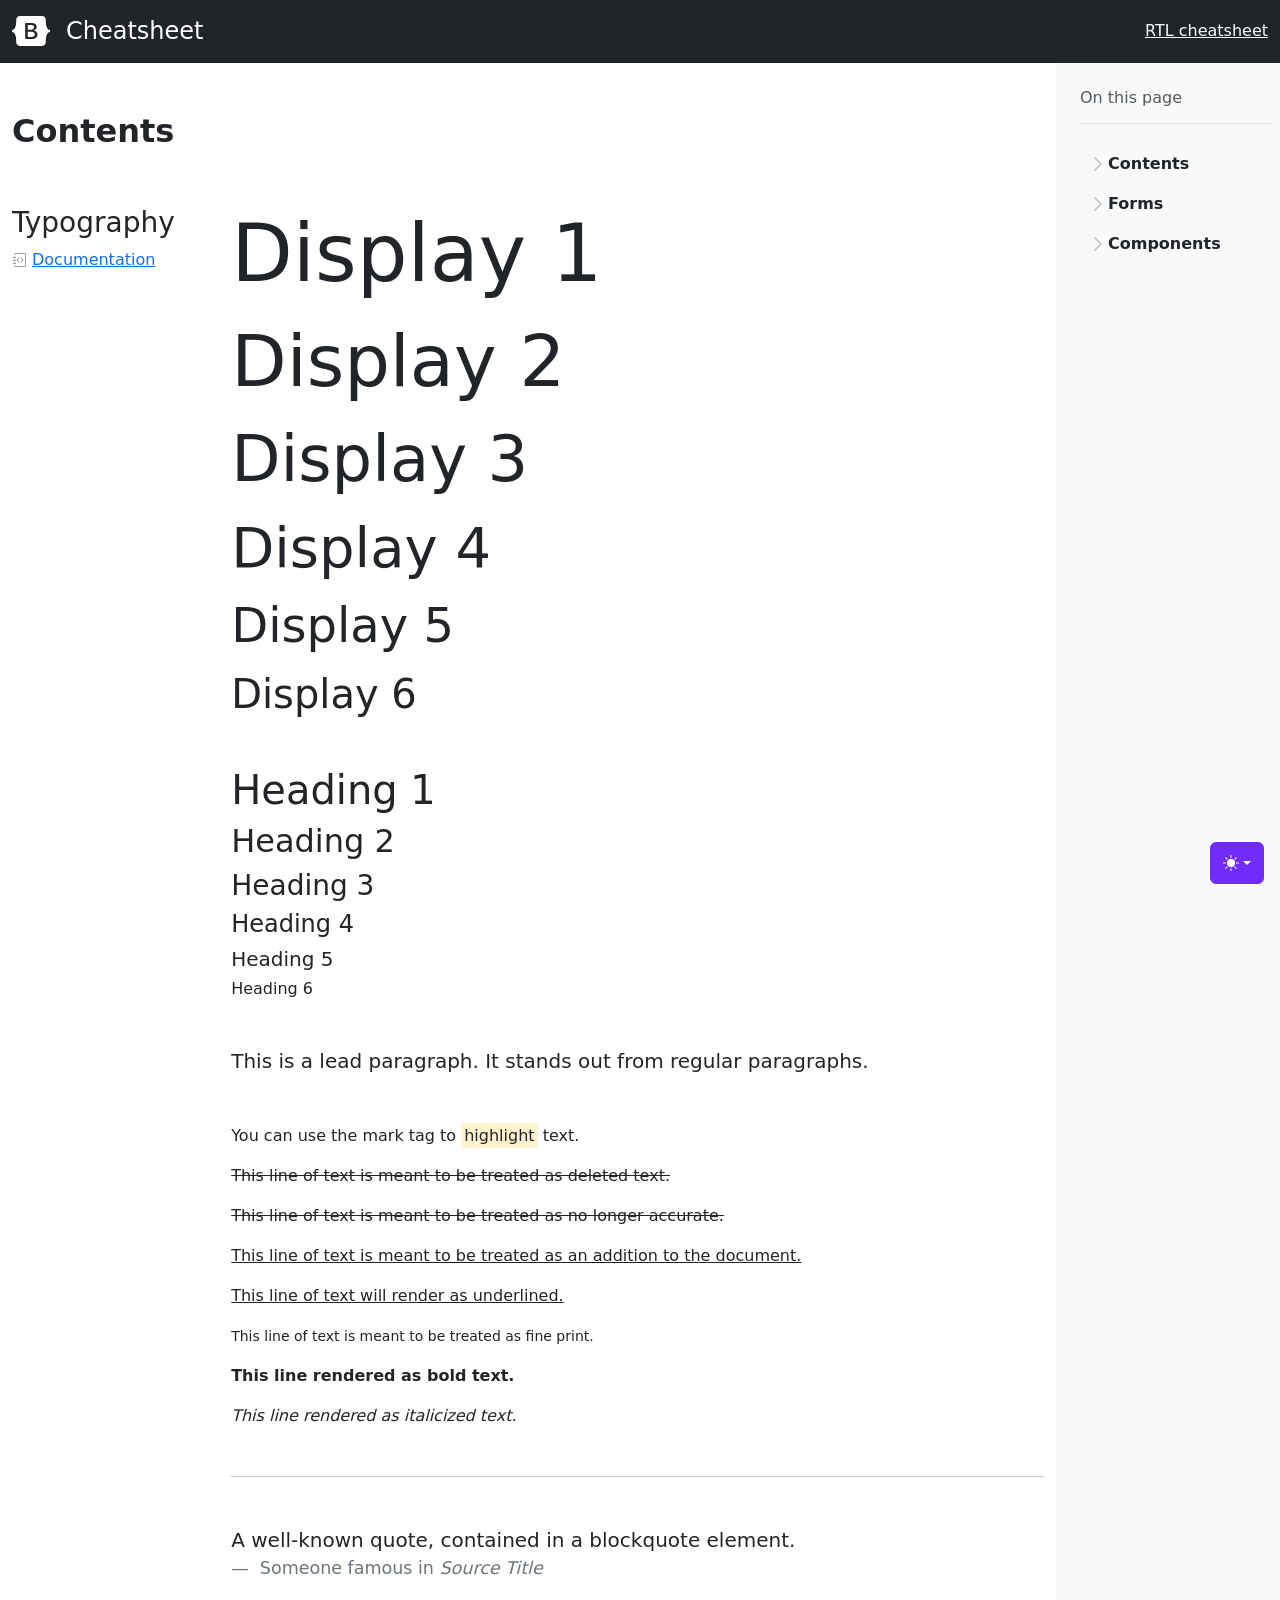
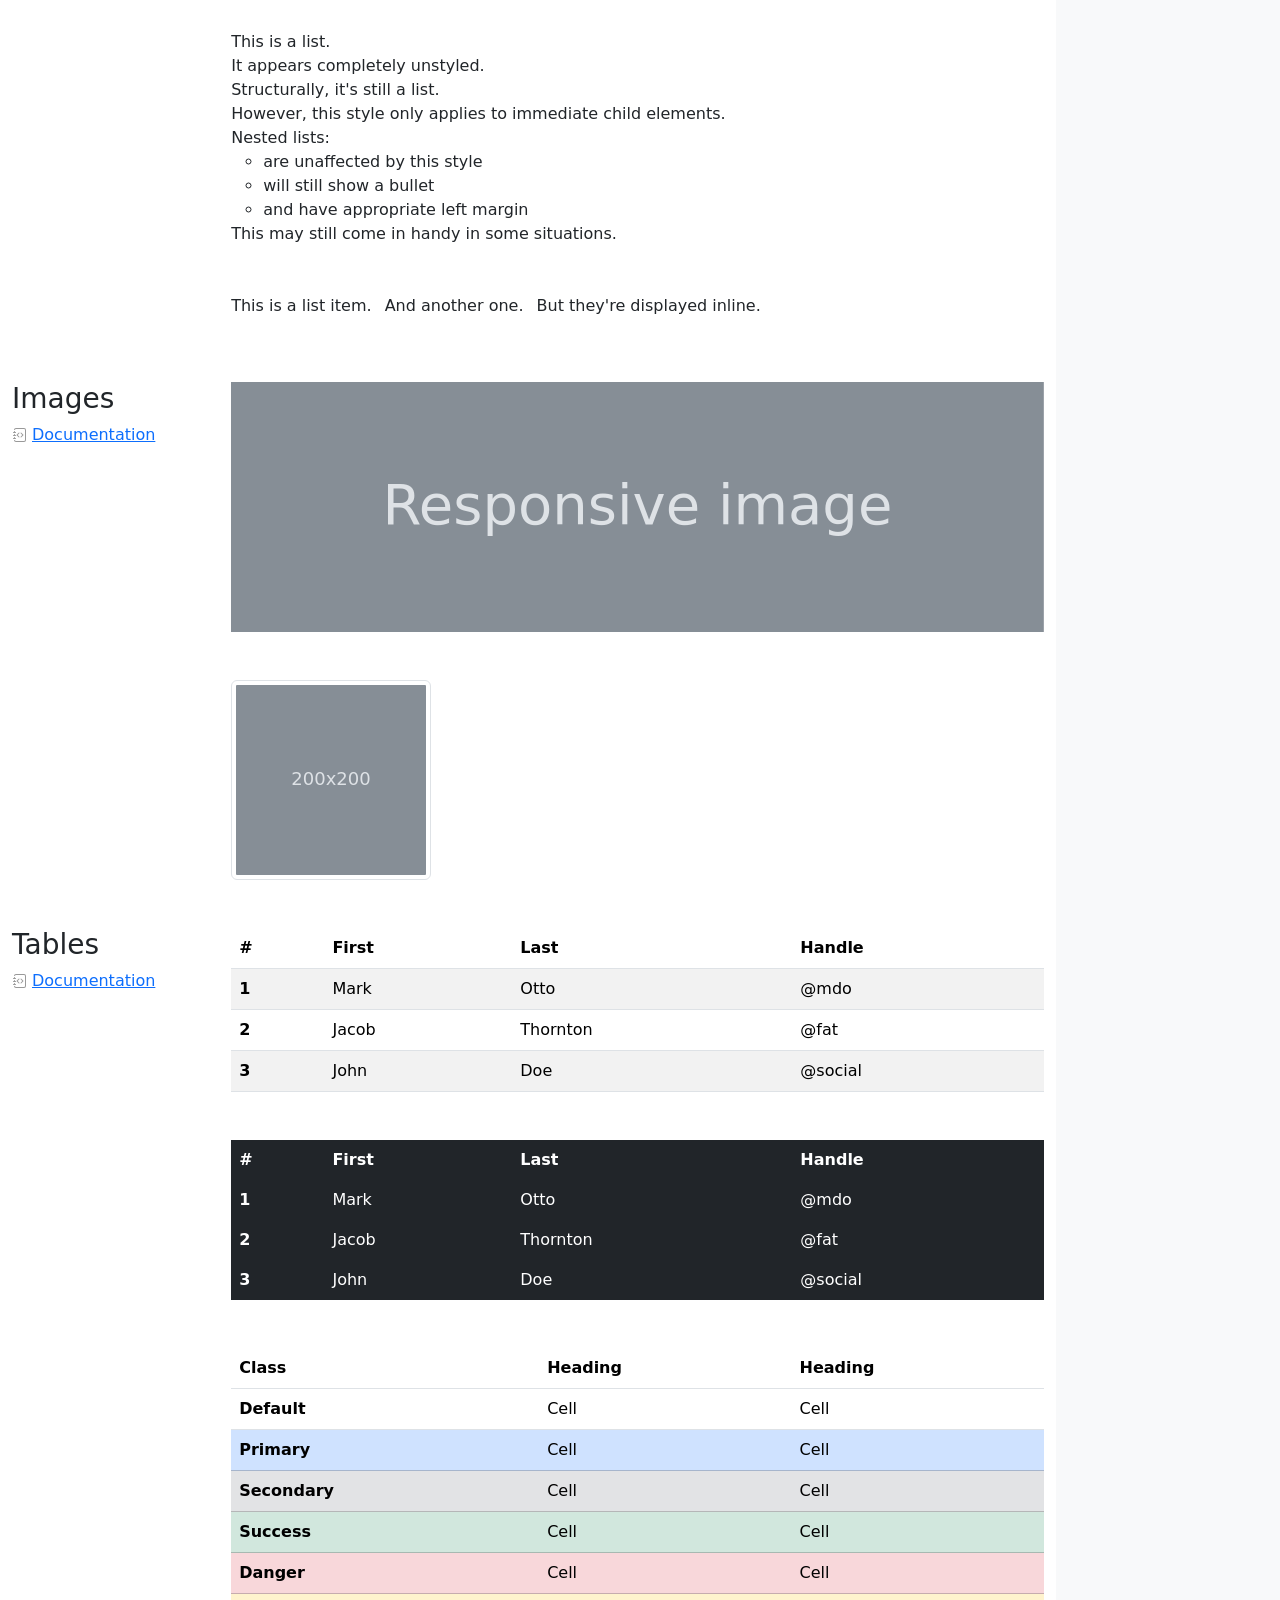
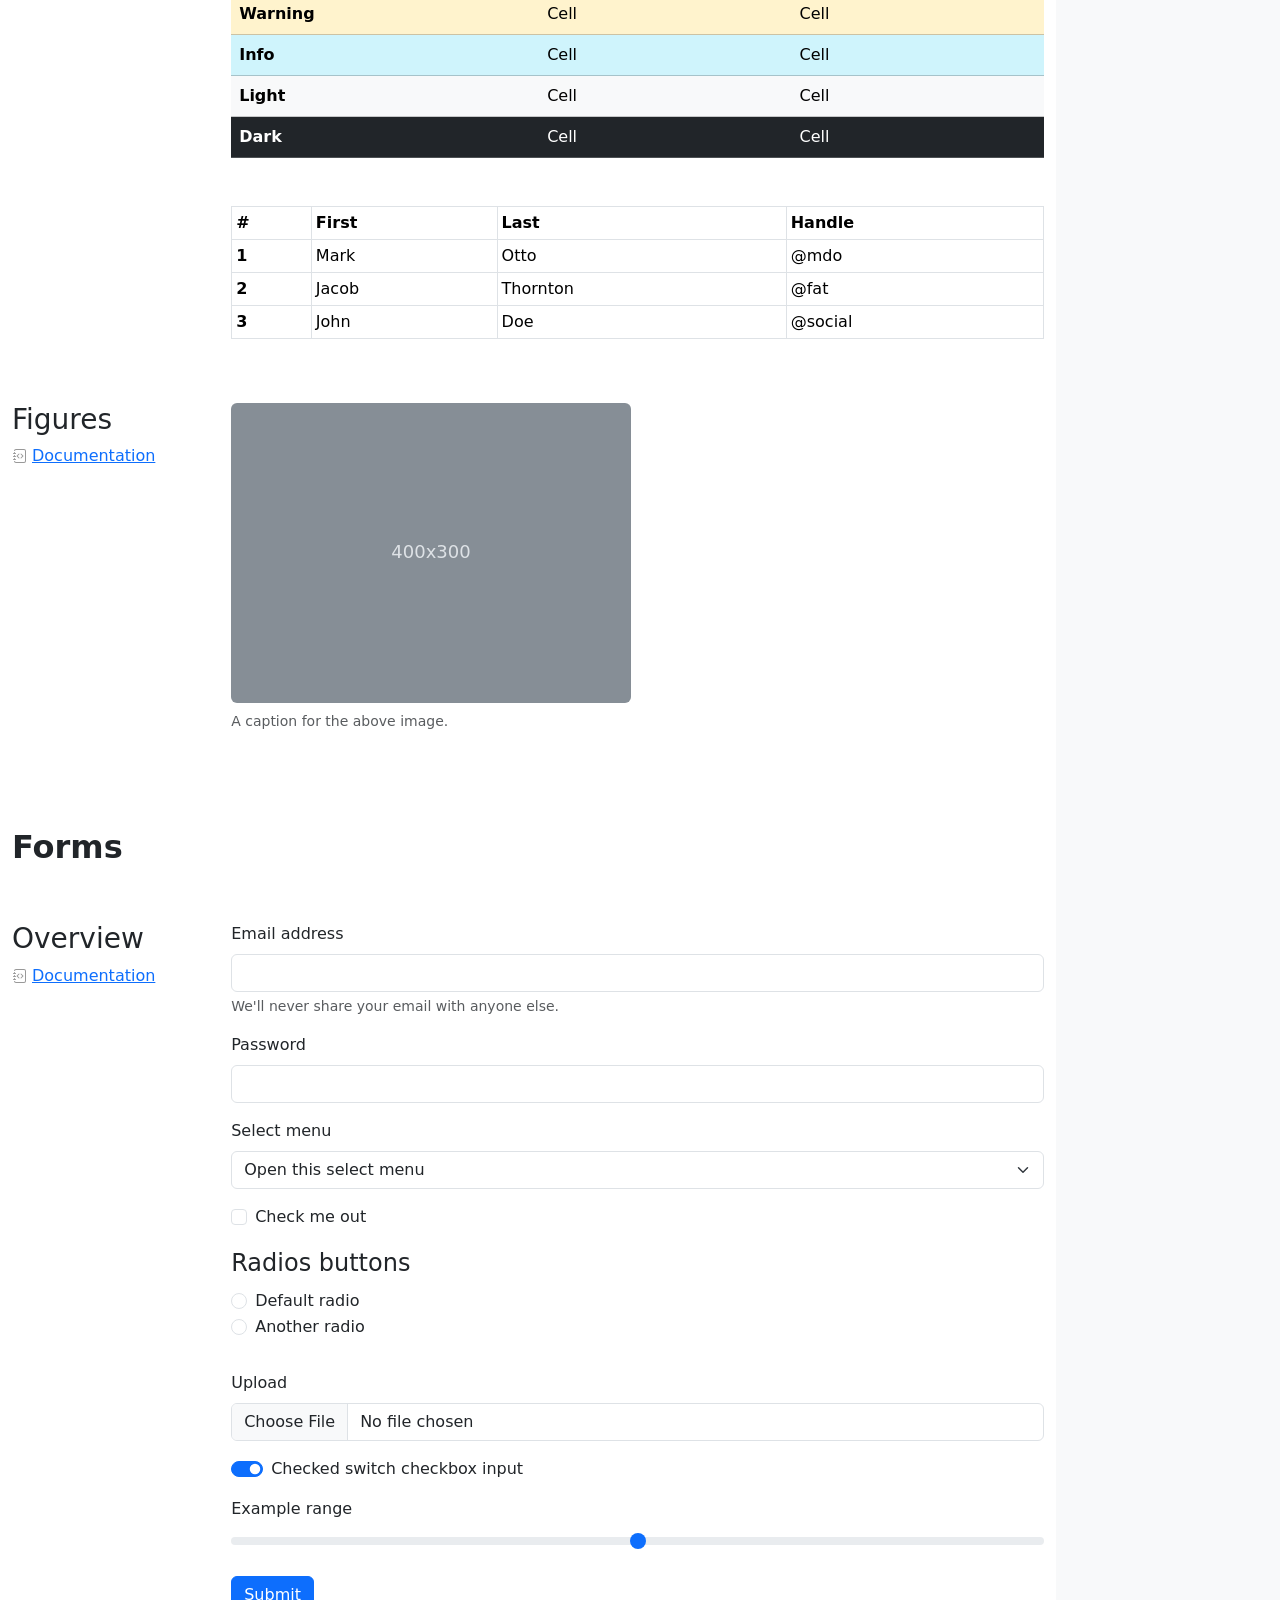
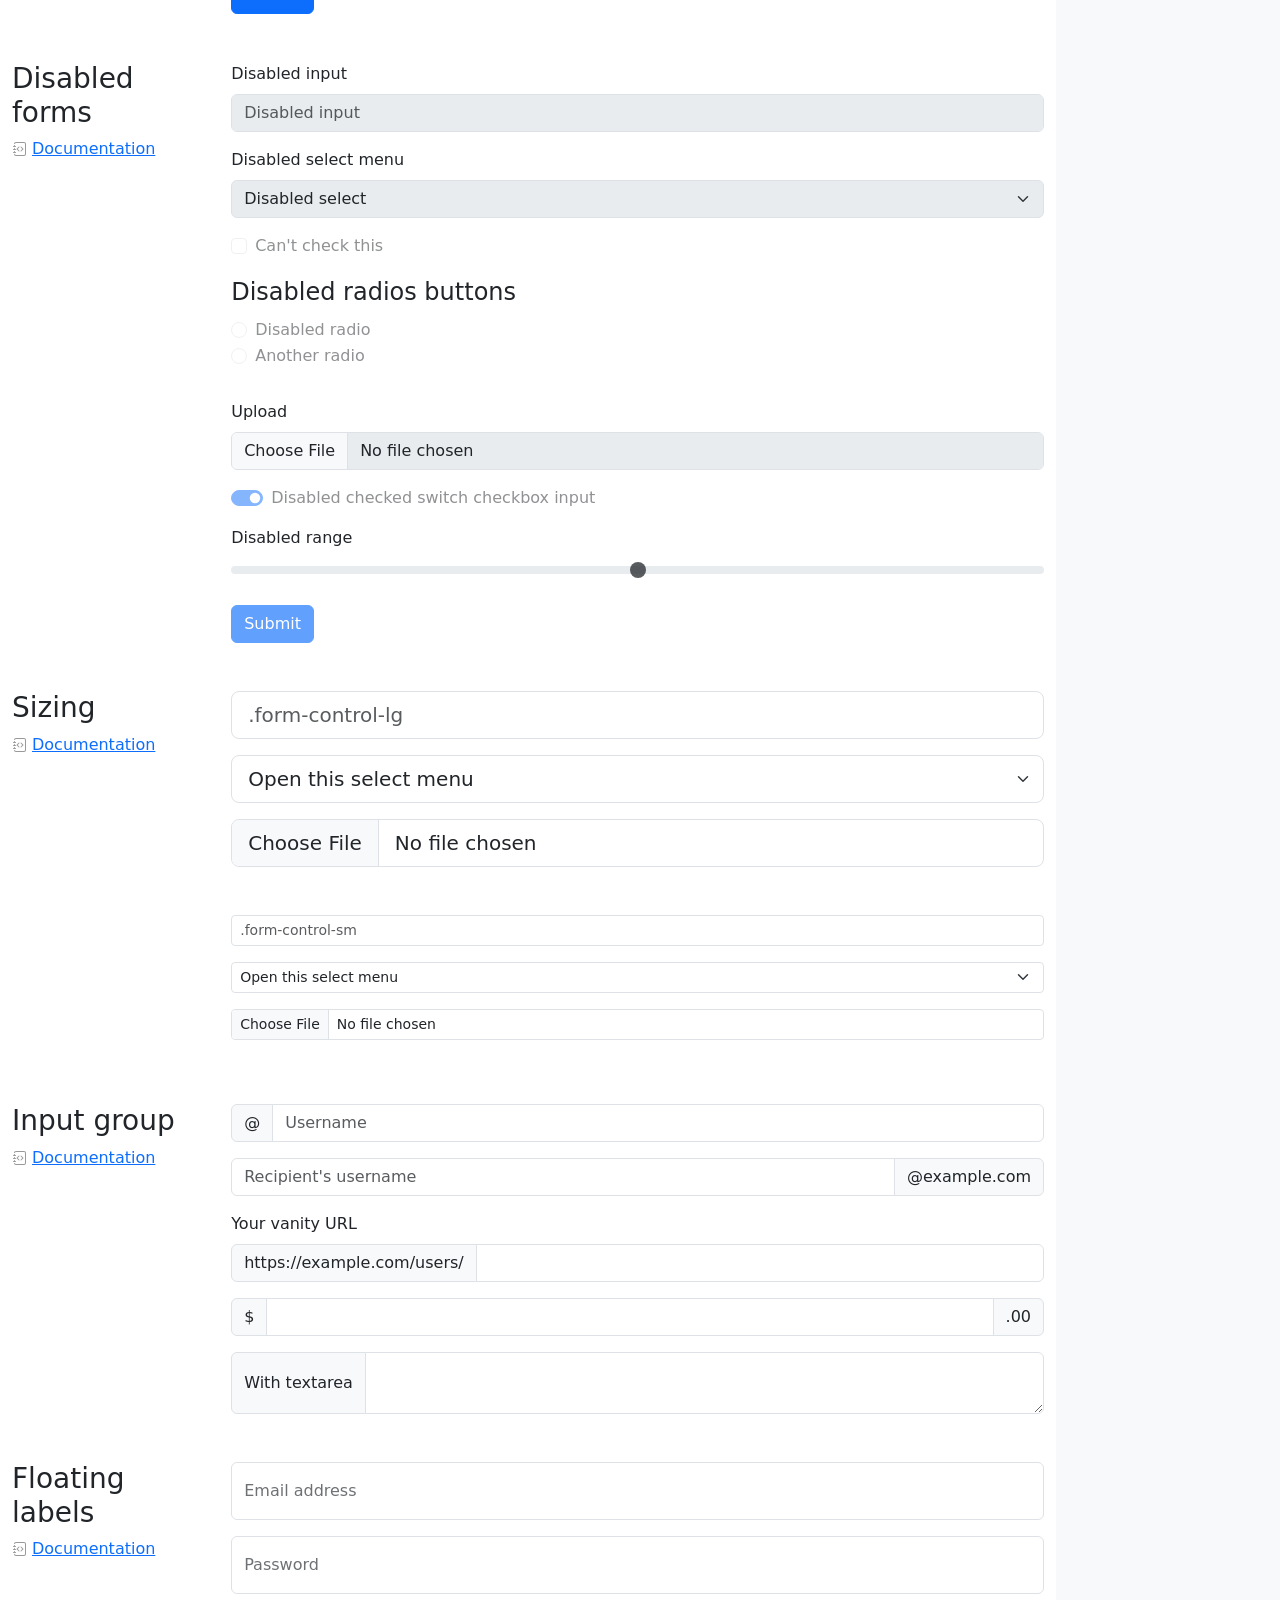
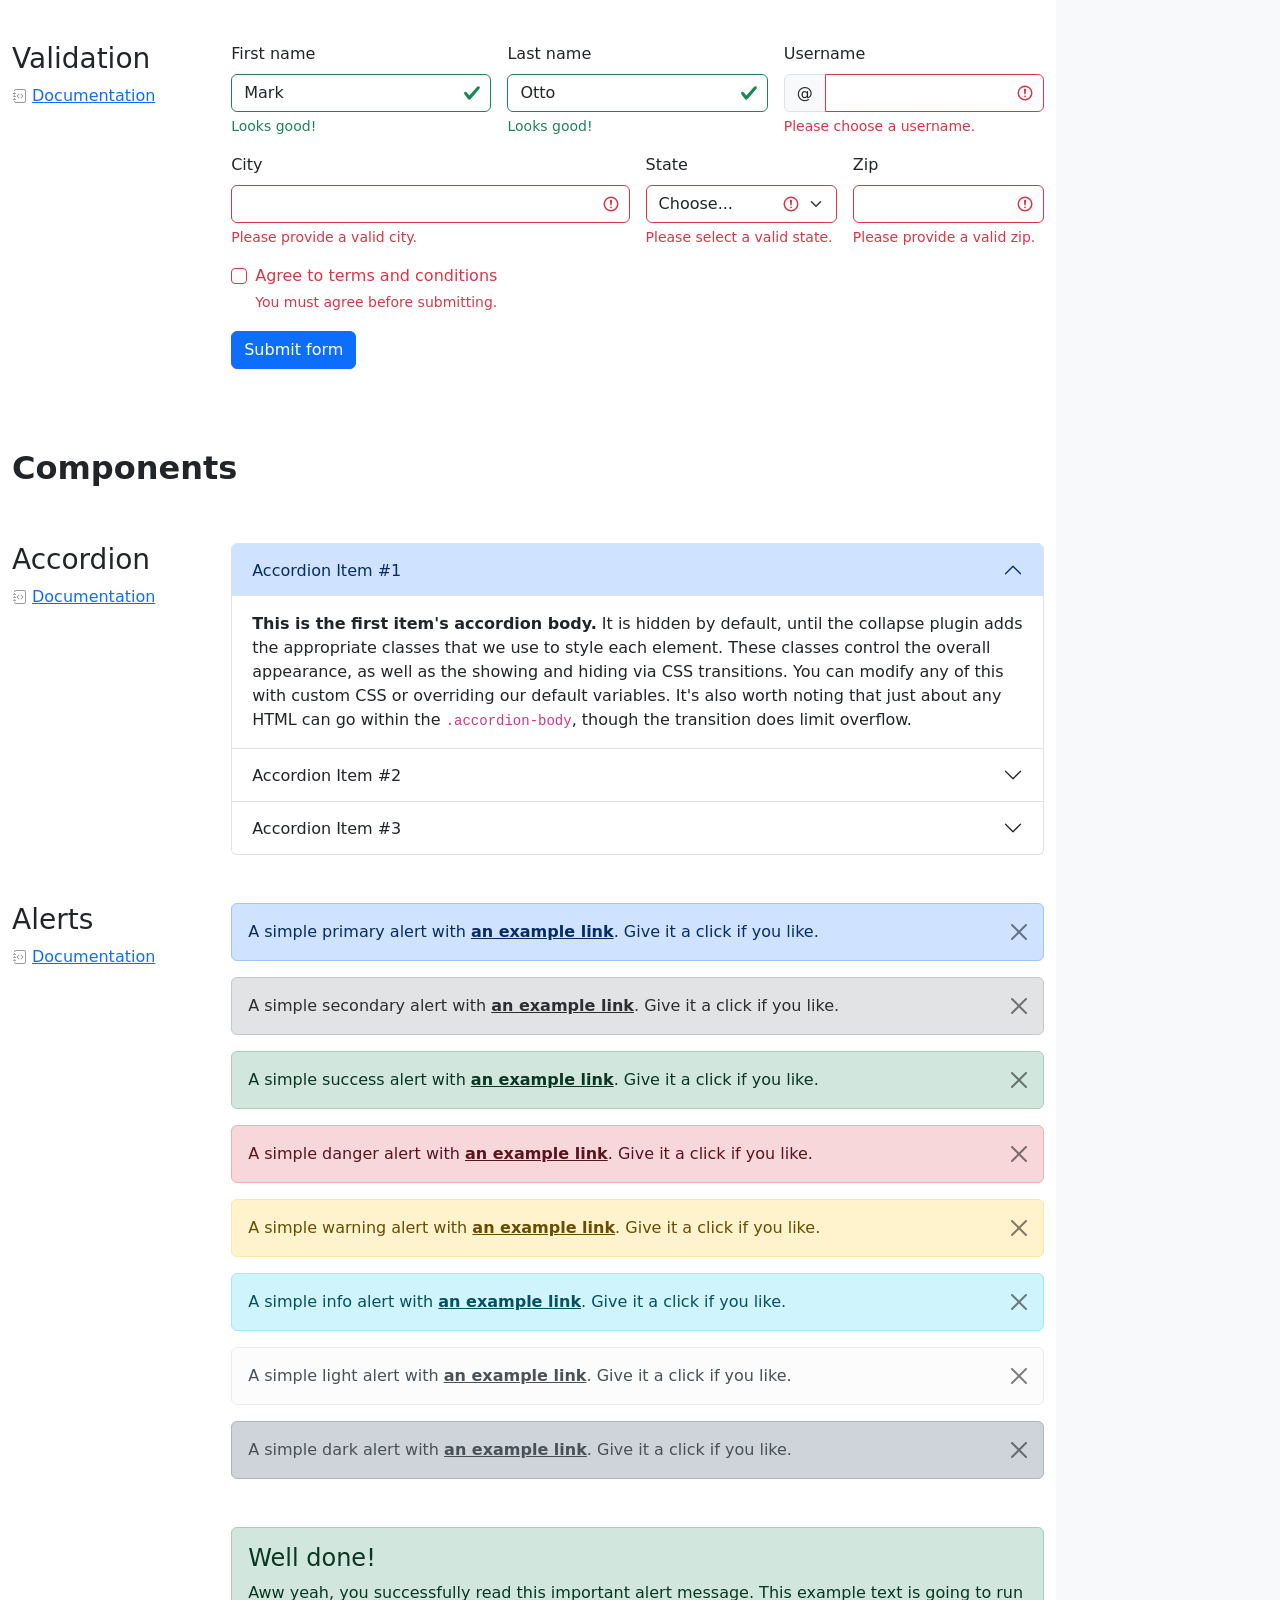
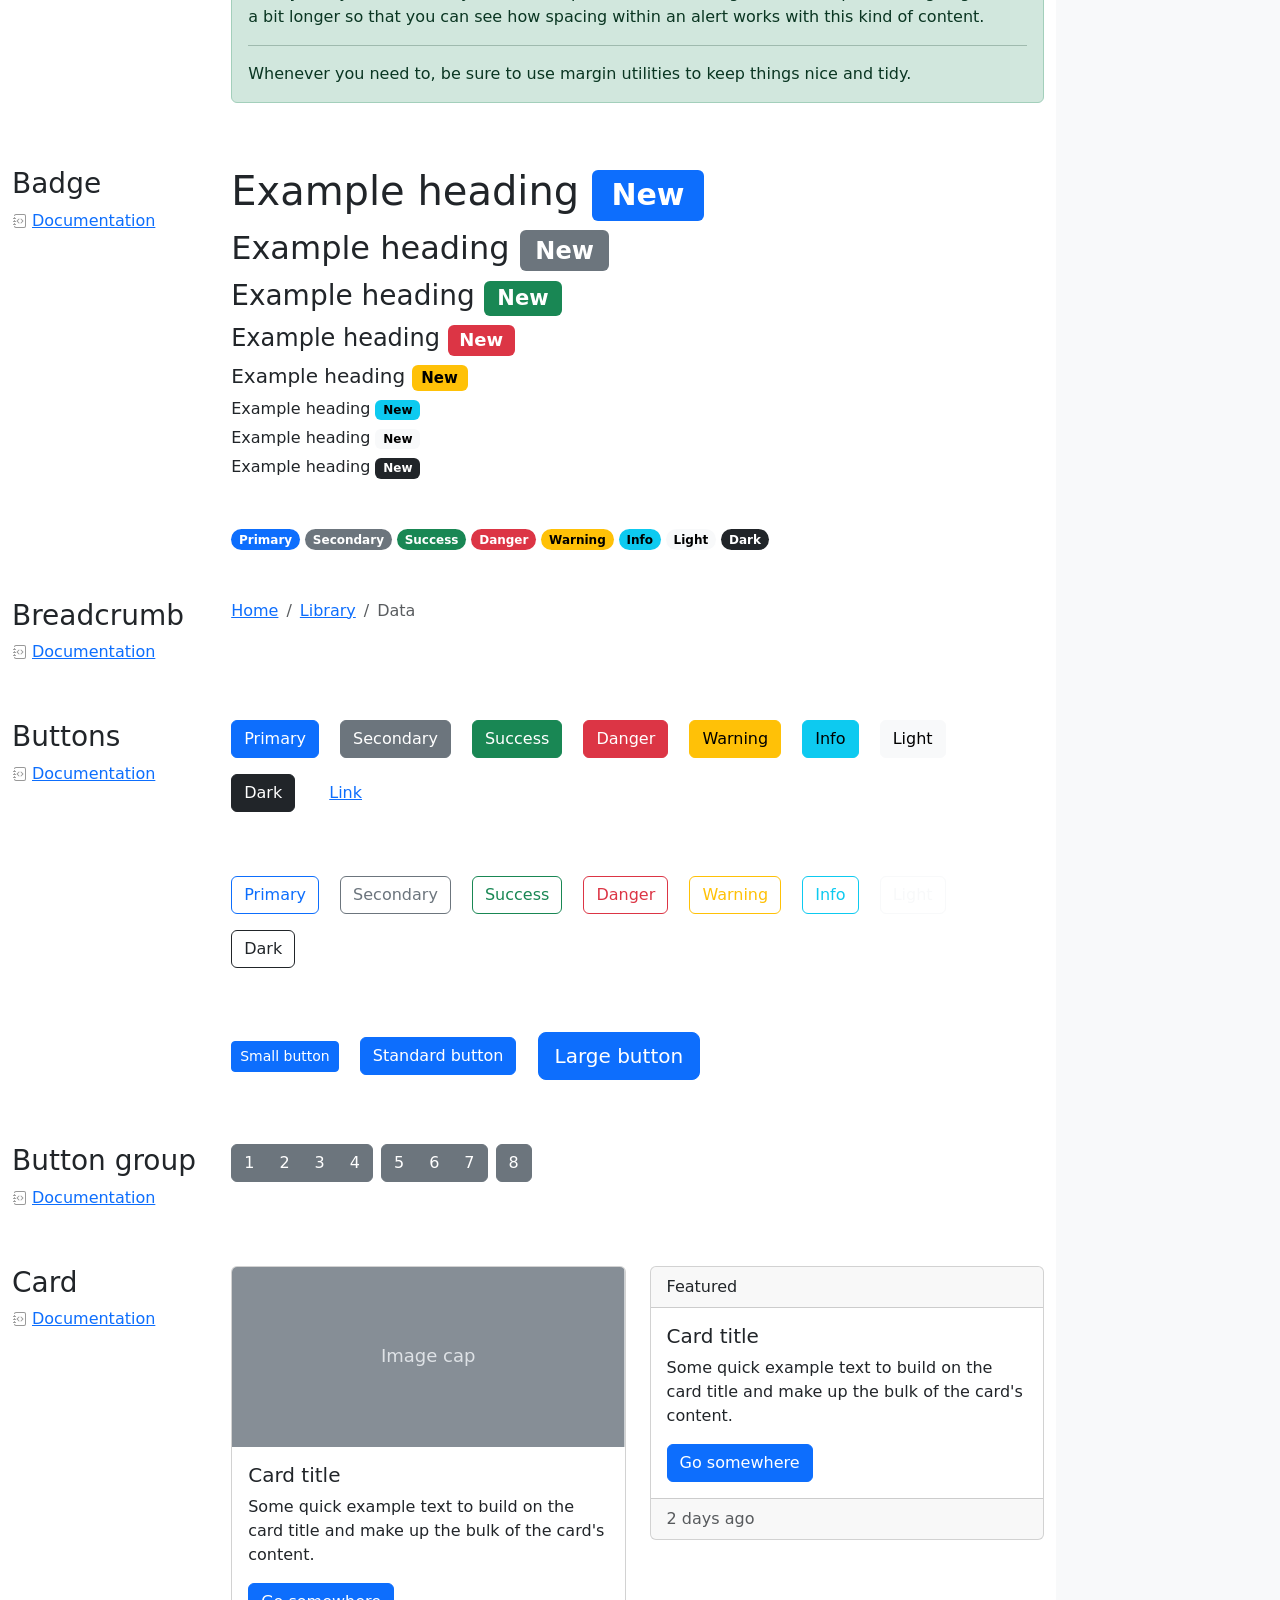
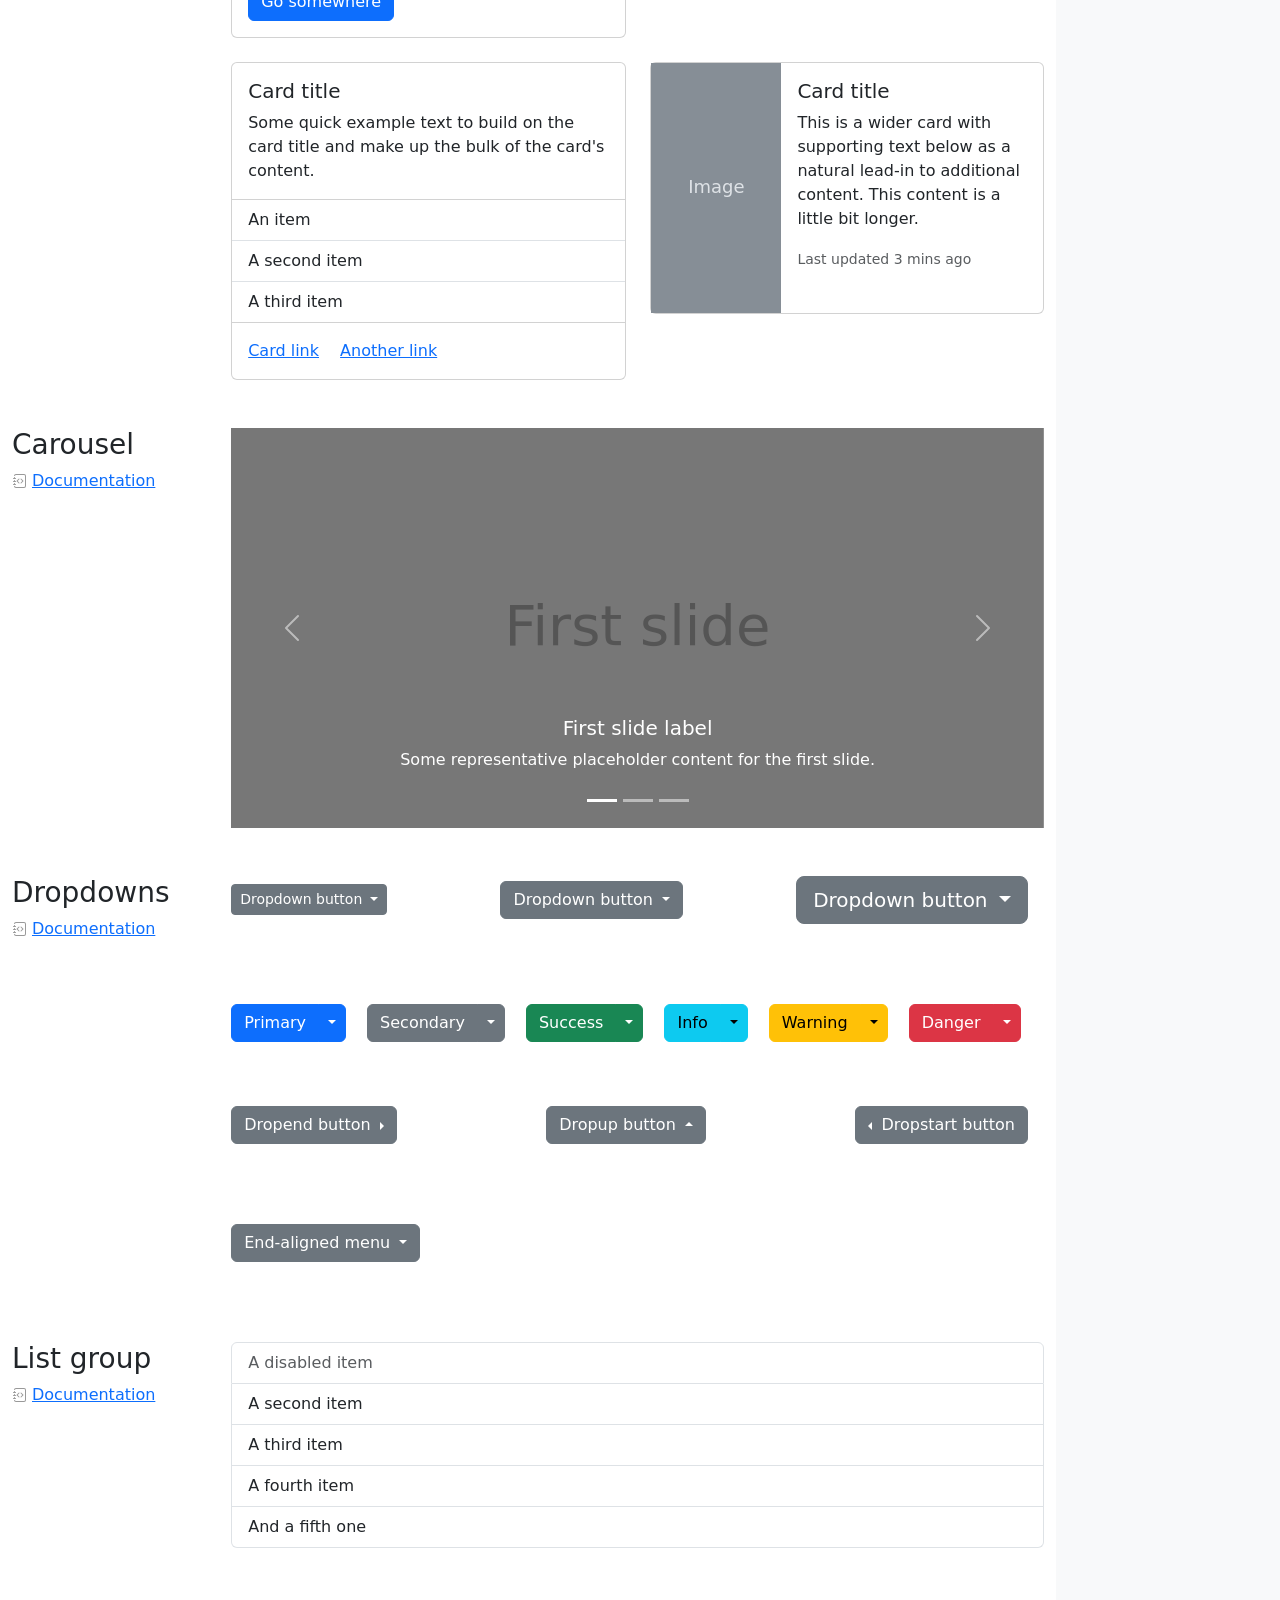
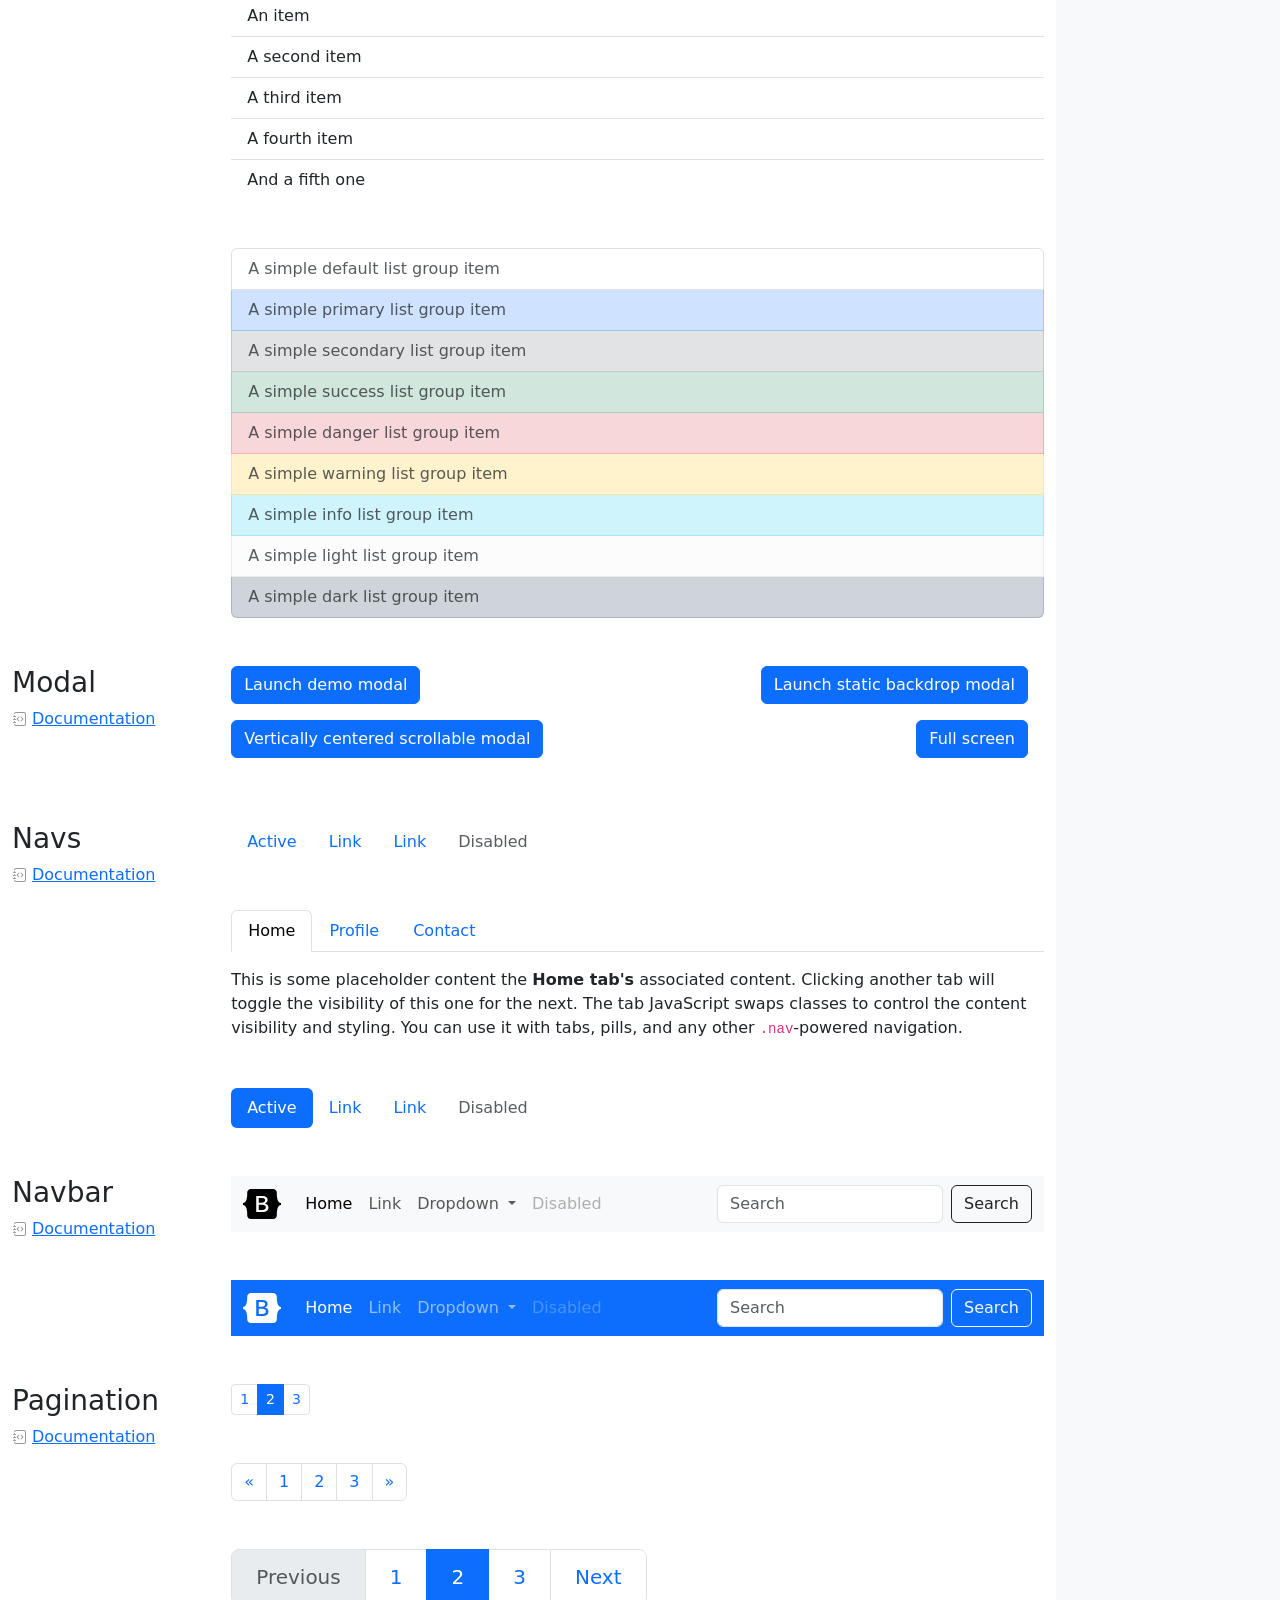
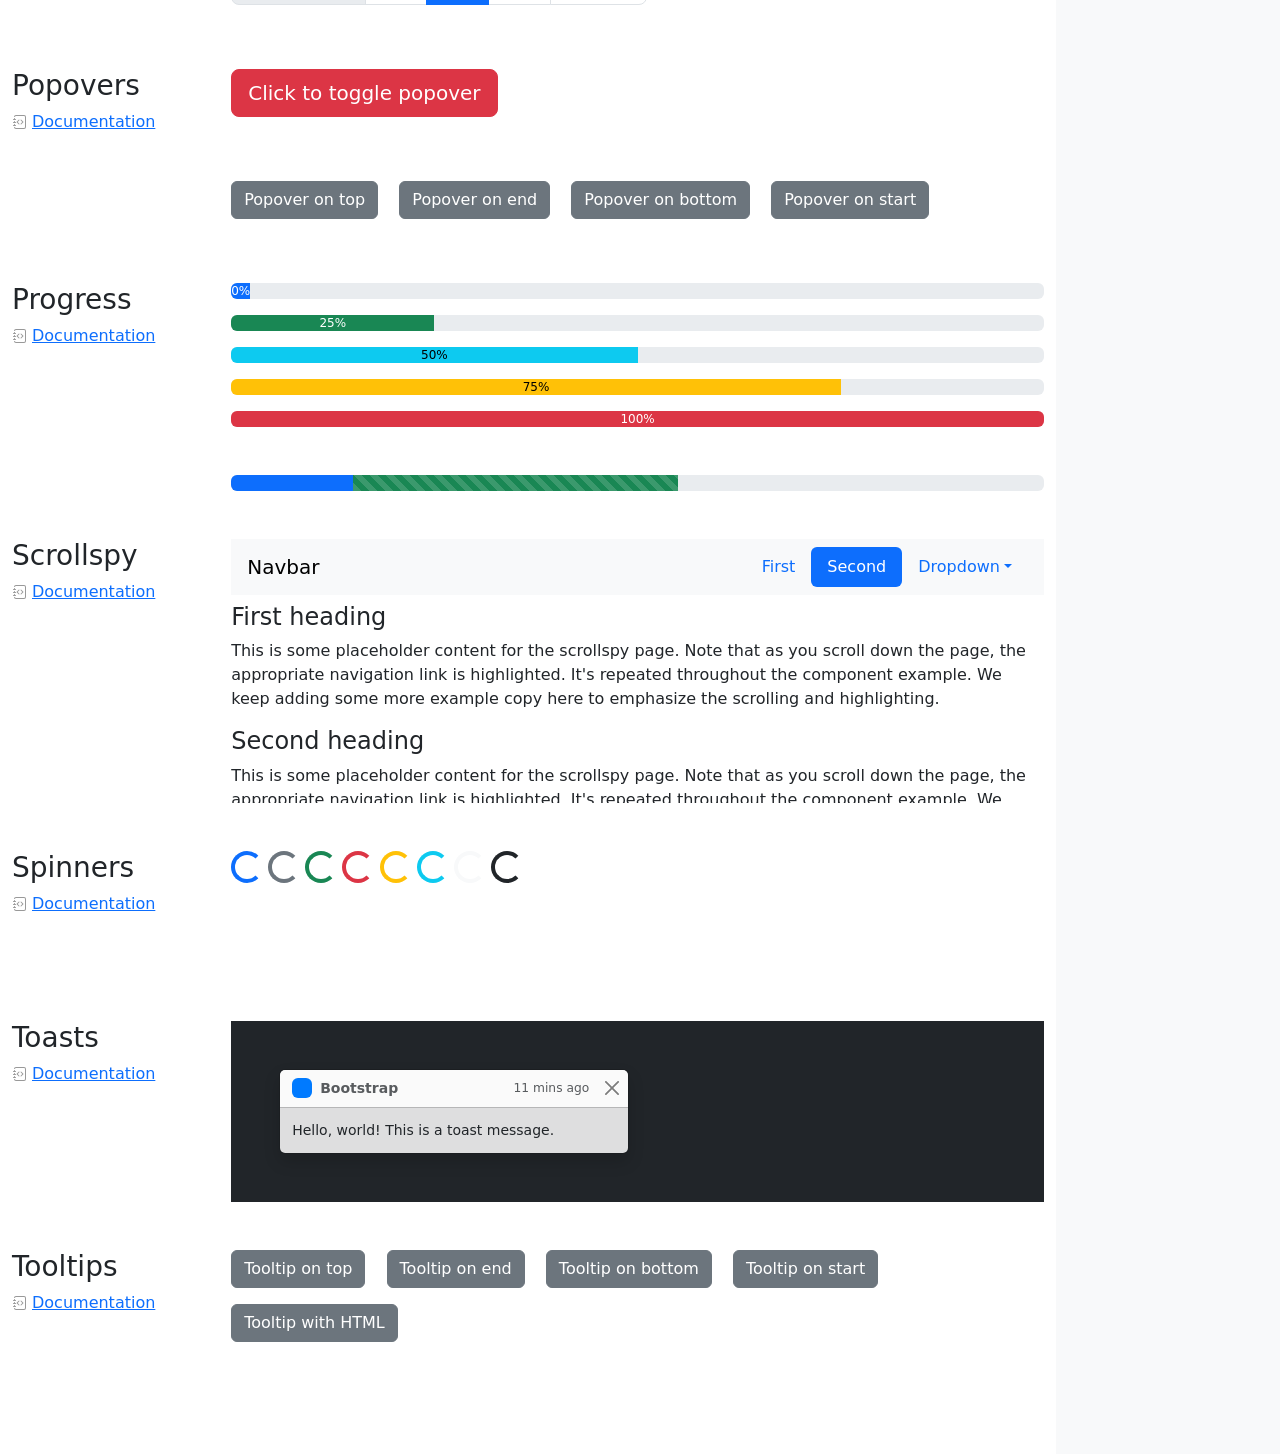
<file: Produtos/Produtos/wwwroot/bootstrap-5.3.8-examples/cheatsheet/index.html>
<!doctype html>
<html lang="en" data-bs-theme="auto">
  <head>
    <meta charset="utf-8" />
    <meta name="viewport" content="width=device-width, initial-scale=1" />
    <meta name="description" content="" />
    <meta
      name="author"
      content="Mark Otto, Jacob Thornton, and Bootstrap contributors"
    />
    <meta name="generator" content="Astro v5.13.2" />
    <title>Cheatsheet · Bootstrap v5.3</title>
    <link
      rel="canonical"
      href="https://getbootstrap.com/docs/5.3/examples/cheatsheet/"
    />
    <script src="../assets/js/color-modes.js"></script>
    <link href="../assets/dist/css/bootstrap.min.css" rel="stylesheet" />
    <meta name="theme-color" content="#712cf9" />
    <link href="cheatsheet.css" rel="stylesheet" />
    <style>
      .bd-placeholder-img {
        font-size: 1.125rem;
        text-anchor: middle;
        -webkit-user-select: none;
        -moz-user-select: none;
        user-select: none;
      }
      @media (min-width: 768px) {
        .bd-placeholder-img-lg {
          font-size: 3.5rem;
        }
      }
      .b-example-divider {
        width: 100%;
        height: 3rem;
        background-color: #0000001a;
        border: solid rgba(0, 0, 0, 0.15);
        border-width: 1px 0;
        box-shadow:
          inset 0 0.5em 1.5em #0000001a,
          inset 0 0.125em 0.5em #00000026;
      }
      .b-example-vr {
        flex-shrink: 0;
        width: 1.5rem;
        height: 100vh;
      }
      .bi {
        vertical-align: -0.125em;
        fill: currentColor;
      }
      .nav-scroller {
        position: relative;
        z-index: 2;
        height: 2.75rem;
        overflow-y: hidden;
      }
      .nav-scroller .nav {
        display: flex;
        flex-wrap: nowrap;
        padding-bottom: 1rem;
        margin-top: -1px;
        overflow-x: auto;
        text-align: center;
        white-space: nowrap;
        -webkit-overflow-scrolling: touch;
      }
      .btn-bd-primary {
        --bd-violet-bg: #712cf9;
        --bd-violet-rgb: 112.520718, 44.062154, 249.437846;
        --bs-btn-font-weight: 600;
        --bs-btn-color: var(--bs-white);
        --bs-btn-bg: var(--bd-violet-bg);
        --bs-btn-border-color: var(--bd-violet-bg);
        --bs-btn-hover-color: var(--bs-white);
        --bs-btn-hover-bg: #6528e0;
        --bs-btn-hover-border-color: #6528e0;
        --bs-btn-focus-shadow-rgb: var(--bd-violet-rgb);
        --bs-btn-active-color: var(--bs-btn-hover-color);
        --bs-btn-active-bg: #5a23c8;
        --bs-btn-active-border-color: #5a23c8;
      }
      .bd-mode-toggle {
        z-index: 1500;
      }
      .bd-mode-toggle .bi {
        width: 1em;
        height: 1em;
      }
      .bd-mode-toggle .dropdown-menu .active .bi {
        display: block !important;
      }
    </style>
  </head>
  <body class="bg-body-tertiary">
    <svg xmlns="http://www.w3.org/2000/svg" class="d-none">
      <symbol id="check2" viewBox="0 0 16 16">
        <path
          d="M13.854 3.646a.5.5 0 0 1 0 .708l-7 7a.5.5 0 0 1-.708 0l-3.5-3.5a.5.5 0 1 1 .708-.708L6.5 10.293l6.646-6.647a.5.5 0 0 1 .708 0z"
        ></path>
      </symbol>
      <symbol id="circle-half" viewBox="0 0 16 16">
        <path
          d="M8 15A7 7 0 1 0 8 1v14zm0 1A8 8 0 1 1 8 0a8 8 0 0 1 0 16z"
        ></path>
      </symbol>
      <symbol id="moon-stars-fill" viewBox="0 0 16 16">
        <path
          d="M6 .278a.768.768 0 0 1 .08.858 7.208 7.208 0 0 0-.878 3.46c0 4.021 3.278 7.277 7.318 7.277.527 0 1.04-.055 1.533-.16a.787.787 0 0 1 .81.316.733.733 0 0 1-.031.893A8.349 8.349 0 0 1 8.344 16C3.734 16 0 12.286 0 7.71 0 4.266 2.114 1.312 5.124.06A.752.752 0 0 1 6 .278z"
        ></path>
        <path
          d="M10.794 3.148a.217.217 0 0 1 .412 0l.387 1.162c.173.518.579.924 1.097 1.097l1.162.387a.217.217 0 0 1 0 .412l-1.162.387a1.734 1.734 0 0 0-1.097 1.097l-.387 1.162a.217.217 0 0 1-.412 0l-.387-1.162A1.734 1.734 0 0 0 9.31 6.593l-1.162-.387a.217.217 0 0 1 0-.412l1.162-.387a1.734 1.734 0 0 0 1.097-1.097l.387-1.162zM13.863.099a.145.145 0 0 1 .274 0l.258.774c.115.346.386.617.732.732l.774.258a.145.145 0 0 1 0 .274l-.774.258a1.156 1.156 0 0 0-.732.732l-.258.774a.145.145 0 0 1-.274 0l-.258-.774a1.156 1.156 0 0 0-.732-.732l-.774-.258a.145.145 0 0 1 0-.274l.774-.258c.346-.115.617-.386.732-.732L13.863.1z"
        ></path>
      </symbol>
      <symbol id="sun-fill" viewBox="0 0 16 16">
        <path
          d="M8 12a4 4 0 1 0 0-8 4 4 0 0 0 0 8zM8 0a.5.5 0 0 1 .5.5v2a.5.5 0 0 1-1 0v-2A.5.5 0 0 1 8 0zm0 13a.5.5 0 0 1 .5.5v2a.5.5 0 0 1-1 0v-2A.5.5 0 0 1 8 13zm8-5a.5.5 0 0 1-.5.5h-2a.5.5 0 0 1 0-1h2a.5.5 0 0 1 .5.5zM3 8a.5.5 0 0 1-.5.5h-2a.5.5 0 0 1 0-1h2A.5.5 0 0 1 3 8zm10.657-5.657a.5.5 0 0 1 0 .707l-1.414 1.415a.5.5 0 1 1-.707-.708l1.414-1.414a.5.5 0 0 1 .707 0zm-9.193 9.193a.5.5 0 0 1 0 .707L3.05 13.657a.5.5 0 0 1-.707-.707l1.414-1.414a.5.5 0 0 1 .707 0zm9.193 2.121a.5.5 0 0 1-.707 0l-1.414-1.414a.5.5 0 0 1 .707-.707l1.414 1.414a.5.5 0 0 1 0 .707zM4.464 4.465a.5.5 0 0 1-.707 0L2.343 3.05a.5.5 0 1 1 .707-.707l1.414 1.414a.5.5 0 0 1 0 .708z"
        ></path>
      </symbol>
    </svg>
    <div
      class="dropdown position-fixed bottom-0 end-0 mb-3 me-3 bd-mode-toggle"
    >
      <button
        class="btn btn-bd-primary py-2 dropdown-toggle d-flex align-items-center"
        id="bd-theme"
        type="button"
        aria-expanded="false"
        data-bs-toggle="dropdown"
        aria-label="Toggle theme (auto)"
      >
        <svg class="bi my-1 theme-icon-active" aria-hidden="true">
          <use href="#circle-half"></use>
        </svg>
        <span class="visually-hidden" id="bd-theme-text">Toggle theme</span>
      </button>
      <ul
        class="dropdown-menu dropdown-menu-end shadow"
        aria-labelledby="bd-theme-text"
      >
        <li>
          <button
            type="button"
            class="dropdown-item d-flex align-items-center"
            data-bs-theme-value="light"
            aria-pressed="false"
          >
            <svg class="bi me-2 opacity-50" aria-hidden="true">
              <use href="#sun-fill"></use>
            </svg>
            Light
            <svg class="bi ms-auto d-none" aria-hidden="true">
              <use href="#check2"></use>
            </svg>
          </button>
        </li>
        <li>
          <button
            type="button"
            class="dropdown-item d-flex align-items-center"
            data-bs-theme-value="dark"
            aria-pressed="false"
          >
            <svg class="bi me-2 opacity-50" aria-hidden="true">
              <use href="#moon-stars-fill"></use>
            </svg>
            Dark
            <svg class="bi ms-auto d-none" aria-hidden="true">
              <use href="#check2"></use>
            </svg>
          </button>
        </li>
        <li>
          <button
            type="button"
            class="dropdown-item d-flex align-items-center active"
            data-bs-theme-value="auto"
            aria-pressed="true"
          >
            <svg class="bi me-2 opacity-50" aria-hidden="true">
              <use href="#circle-half"></use>
            </svg>
            Auto
            <svg class="bi ms-auto d-none" aria-hidden="true">
              <use href="#check2"></use>
            </svg>
          </button>
        </li>
      </ul>
    </div>
    <header
      class="bd-header bg-dark py-3 d-flex align-items-stretch border-bottom border-dark"
    >
      <div class="container-fluid d-flex align-items-center">
        <h1 class="d-flex align-items-center fs-4 text-white mb-0">
          <img
            src="../assets/brand/bootstrap-logo-white.svg"
            width="38"
            height="30"
            class="me-3"
            alt="Bootstrap"
          />
          Cheatsheet
        </h1>
        <a
          href="../examples/cheatsheet-rtl/"
          class="ms-auto link-light"
          hreflang="ar"
          >RTL cheatsheet</a
        >
      </div>
    </header>
    <aside
      class="bd-aside sticky-xl-top text-body-secondary align-self-start mb-3 mb-xl-5 px-2"
    >
      <h2 class="h6 pt-4 pb-3 mb-4 border-bottom">On this page</h2>
      <nav class="small" id="toc">
        <ul class="list-unstyled">
          <li class="my-2">
            <button
              type="button"
              class="btn d-inline-flex align-items-center collapsed border-0"
              data-bs-toggle="collapse"
              aria-expanded="false"
              data-bs-target="#contents-collapse"
              aria-controls="contents-collapse"
            >
              Contents
            </button>
            <ul class="list-unstyled ps-3 collapse" id="contents-collapse">
              <li>
                <a
                  class="d-inline-flex align-items-center rounded text-decoration-none"
                  href="#typography"
                  >Typography</a
                >
              </li>
              <li>
                <a
                  class="d-inline-flex align-items-center rounded text-decoration-none"
                  href="#images"
                  >Images</a
                >
              </li>
              <li>
                <a
                  class="d-inline-flex align-items-center rounded text-decoration-none"
                  href="#tables"
                  >Tables</a
                >
              </li>
              <li>
                <a
                  class="d-inline-flex align-items-center rounded text-decoration-none"
                  href="#figures"
                  >Figures</a
                >
              </li>
            </ul>
          </li>
          <li class="my-2">
            <button
              type="button"
              class="btn d-inline-flex align-items-center collapsed border-0"
              data-bs-toggle="collapse"
              aria-expanded="false"
              data-bs-target="#forms-collapse"
              aria-controls="forms-collapse"
            >
              Forms
            </button>
            <ul class="list-unstyled ps-3 collapse" id="forms-collapse">
              <li>
                <a
                  class="d-inline-flex align-items-center rounded text-decoration-none"
                  href="#overview"
                  >Overview</a
                >
              </li>
              <li>
                <a
                  class="d-inline-flex align-items-center rounded text-decoration-none"
                  href="#disabled-forms"
                  >Disabled forms</a
                >
              </li>
              <li>
                <a
                  class="d-inline-flex align-items-center rounded text-decoration-none"
                  href="#sizing"
                  >Sizing</a
                >
              </li>
              <li>
                <a
                  class="d-inline-flex align-items-center rounded text-decoration-none"
                  href="#input-group"
                  >Input group</a
                >
              </li>
              <li>
                <a
                  class="d-inline-flex align-items-center rounded text-decoration-none"
                  href="#floating-labels"
                  >Floating labels</a
                >
              </li>
              <li>
                <a
                  class="d-inline-flex align-items-center rounded text-decoration-none"
                  href="#validation"
                  >Validation</a
                >
              </li>
            </ul>
          </li>
          <li class="my-2">
            <button
              type="button"
              class="btn d-inline-flex align-items-center collapsed border-0"
              data-bs-toggle="collapse"
              aria-expanded="false"
              data-bs-target="#components-collapse"
              aria-controls="components-collapse"
            >
              Components
            </button>
            <ul class="list-unstyled ps-3 collapse" id="components-collapse">
              <li>
                <a
                  class="d-inline-flex align-items-center rounded text-decoration-none"
                  href="#accordion"
                  >Accordion</a
                >
              </li>
              <li>
                <a
                  class="d-inline-flex align-items-center rounded text-decoration-none"
                  href="#alerts"
                  >Alerts</a
                >
              </li>
              <li>
                <a
                  class="d-inline-flex align-items-center rounded text-decoration-none"
                  href="#badge"
                  >Badge</a
                >
              </li>
              <li>
                <a
                  class="d-inline-flex align-items-center rounded text-decoration-none"
                  href="#breadcrumb"
                  >Breadcrumb</a
                >
              </li>
              <li>
                <a
                  class="d-inline-flex align-items-center rounded text-decoration-none"
                  href="#buttons"
                  >Buttons</a
                >
              </li>
              <li>
                <a
                  class="d-inline-flex align-items-center rounded text-decoration-none"
                  href="#button-group"
                  >Button group</a
                >
              </li>
              <li>
                <a
                  class="d-inline-flex align-items-center rounded text-decoration-none"
                  href="#card"
                  >Card</a
                >
              </li>
              <li>
                <a
                  class="d-inline-flex align-items-center rounded text-decoration-none"
                  href="#carousel"
                  >Carousel</a
                >
              </li>
              <li>
                <a
                  class="d-inline-flex align-items-center rounded text-decoration-none"
                  href="#dropdowns"
                  >Dropdowns</a
                >
              </li>
              <li>
                <a
                  class="d-inline-flex align-items-center rounded text-decoration-none"
                  href="#list-group"
                  >List group</a
                >
              </li>
              <li>
                <a
                  class="d-inline-flex align-items-center rounded text-decoration-none"
                  href="#modal"
                  >Modal</a
                >
              </li>
              <li>
                <a
                  class="d-inline-flex align-items-center rounded text-decoration-none"
                  href="#navs"
                  >Navs</a
                >
              </li>
              <li>
                <a
                  class="d-inline-flex align-items-center rounded text-decoration-none"
                  href="#navbar"
                  >Navbar</a
                >
              </li>
              <li>
                <a
                  class="d-inline-flex align-items-center rounded text-decoration-none"
                  href="#pagination"
                  >Pagination</a
                >
              </li>
              <li>
                <a
                  class="d-inline-flex align-items-center rounded text-decoration-none"
                  href="#popovers"
                  >Popovers</a
                >
              </li>
              <li>
                <a
                  class="d-inline-flex align-items-center rounded text-decoration-none"
                  href="#progress"
                  >Progress</a
                >
              </li>
              <li>
                <a
                  class="d-inline-flex align-items-center rounded text-decoration-none"
                  href="#scrollspy"
                  >Scrollspy</a
                >
              </li>
              <li>
                <a
                  class="d-inline-flex align-items-center rounded text-decoration-none"
                  href="#spinners"
                  >Spinners</a
                >
              </li>
              <li>
                <a
                  class="d-inline-flex align-items-center rounded text-decoration-none"
                  href="#toasts"
                  >Toasts</a
                >
              </li>
              <li>
                <a
                  class="d-inline-flex align-items-center rounded text-decoration-none"
                  href="#tooltips"
                  >Tooltips</a
                >
              </li>
            </ul>
          </li>
        </ul>
      </nav>
    </aside>
    <main class="bd-cheatsheet container-fluid bg-body">
      <section id="content">
        <h2 class="sticky-xl-top fw-bold pt-3 pt-xl-5 pb-2 pb-xl-3">
          Contents
        </h2>
        <article class="my-3" id="typography">
          <div
            class="bd-heading sticky-xl-top align-self-start mt-5 mb-3 mt-xl-0 mb-xl-2"
          >
            <h3>Typography</h3>
            <a class="d-flex align-items-center" href="../content/typography"
              >Documentation</a
            >
          </div>
          <div>
            <div class="bd-example-snippet bd-code-snippet">
              <div class="bd-example m-0 border-0">
                <p class="display-1">Display 1</p>
                <p class="display-2">Display 2</p>
                <p class="display-3">Display 3</p>
                <p class="display-4">Display 4</p>
                <p class="display-5">Display 5</p>
                <p class="display-6">Display 6</p>
              </div>
            </div>
            <div class="bd-example-snippet bd-code-snippet">
              <div class="bd-example m-0 border-0">
                <p class="h1">Heading 1</p>
                <p class="h2">Heading 2</p>
                <p class="h3">Heading 3</p>
                <p class="h4">Heading 4</p>
                <p class="h5">Heading 5</p>
                <p class="h6">Heading 6</p>
              </div>
            </div>
            <div class="bd-example-snippet bd-code-snippet">
              <div class="bd-example m-0 border-0">
                <p class="lead">
                  This is a lead paragraph. It stands out from regular
                  paragraphs.
                </p>
              </div>
            </div>
            <div class="bd-example-snippet bd-code-snippet">
              <div class="bd-example m-0 border-0">
                <p>You can use the mark tag to <mark>highlight</mark> text.</p>
                <p>
                  <del
                    >This line of text is meant to be treated as deleted
                    text.</del
                  >
                </p>
                <p>
                  <s
                    >This line of text is meant to be treated as no longer
                    accurate.</s
                  >
                </p>
                <p>
                  <ins
                    >This line of text is meant to be treated as an addition to
                    the document.</ins
                  >
                </p>
                <p><u>This line of text will render as underlined.</u></p>
                <p>
                  <small
                    >This line of text is meant to be treated as fine
                    print.</small
                  >
                </p>
                <p><strong>This line rendered as bold text.</strong></p>
                <p><em>This line rendered as italicized text.</em></p>
              </div>
            </div>
            <div class="bd-example-snippet bd-code-snippet">
              <div class="bd-example m-0 border-0">
                <hr />
              </div>
            </div>
            <div class="bd-example-snippet bd-code-snippet">
              <div class="bd-example m-0 border-0">
                <blockquote class="blockquote">
                  <p>A well-known quote, contained in a blockquote element.</p>
                  <footer class="blockquote-footer">
                    Someone famous in
                    <cite title="Source Title">Source Title</cite>
                  </footer>
                </blockquote>
              </div>
            </div>
            <div class="bd-example-snippet bd-code-snippet">
              <div class="bd-example m-0 border-0">
                <ul class="list-unstyled">
                  <li>This is a list.</li>
                  <li>It appears completely unstyled.</li>
                  <li>Structurally, it's still a list.</li>
                  <li>
                    However, this style only applies to immediate child
                    elements.
                  </li>
                  <li>
                    Nested lists:
                    <ul>
                      <li>are unaffected by this style</li>
                      <li>will still show a bullet</li>
                      <li>and have appropriate left margin</li>
                    </ul>
                  </li>
                  <li>This may still come in handy in some situations.</li>
                </ul>
              </div>
            </div>
            <div class="bd-example-snippet bd-code-snippet">
              <div class="bd-example m-0 border-0">
                <ul class="list-inline">
                  <li class="list-inline-item">This is a list item.</li>
                  <li class="list-inline-item">And another one.</li>
                  <li class="list-inline-item">
                    But they're displayed inline.
                  </li>
                </ul>
              </div>
            </div>
          </div>
        </article>
        <article class="my-3" id="images">
          <div
            class="bd-heading sticky-xl-top align-self-start mt-5 mb-3 mt-xl-0 mb-xl-2"
          >
            <h3>Images</h3>
            <a class="d-flex align-items-center" href="../content/images"
              >Documentation</a
            >
          </div>
          <div>
            <div class="bd-example-snippet bd-code-snippet">
              <div class="bd-example m-0 border-0">
                <svg
                  aria-label="Placeholder: Responsive image"
                  class="bd-placeholder-img bd-placeholder-img-lg img-fluid"
                  height="250"
                  preserveAspectRatio="xMidYMid slice"
                  role="img"
                  width="100%"
                  xmlns="http://www.w3.org/2000/svg"
                >
                  <title>Placeholder</title>
                  <rect width="100%" height="100%" fill="#868e96" />
                  <text x="50%" y="50%" fill="#dee2e6" dy=".3em">
                    Responsive image
                  </text>
                </svg>
              </div>
            </div>
            <div class="bd-example-snippet bd-code-snippet">
              <div class="bd-example m-0 border-0">
                <svg
                  aria-label="A generic square placeholder image with a white border around it, making it resemble a photograph taken with an old instant camera: 200x200"
                  class="bd-placeholder-img img-thumbnail"
                  height="200"
                  preserveAspectRatio="xMidYMid slice"
                  role="img"
                  width="200"
                  xmlns="http://www.w3.org/2000/svg"
                >
                  <title>
                    A generic square placeholder image with a white border
                    around it, making it resemble a photograph taken with an old
                    instant camera
                  </title>
                  <rect width="100%" height="100%" fill="#868e96" />
                  <text x="50%" y="50%" fill="#dee2e6" dy=".3em">200x200</text>
                </svg>
              </div>
            </div>
          </div>
        </article>
        <article class="my-3" id="tables">
          <div
            class="bd-heading sticky-xl-top align-self-start mt-5 mb-3 mt-xl-0 mb-xl-2"
          >
            <h3>Tables</h3>
            <a class="d-flex align-items-center" href="../content/tables"
              >Documentation</a
            >
          </div>
          <div>
            <div class="bd-example-snippet bd-code-snippet">
              <div class="bd-example m-0 border-0">
                <table class="table table-striped">
                  <thead>
                    <tr>
                      <th scope="col">#</th>
                      <th scope="col">First</th>
                      <th scope="col">Last</th>
                      <th scope="col">Handle</th>
                    </tr>
                  </thead>
                  <tbody>
                    <tr>
                      <th scope="row">1</th>
                      <td>Mark</td>
                      <td>Otto</td>
                      <td>@mdo</td>
                    </tr>
                    <tr>
                      <th scope="row">2</th>
                      <td>Jacob</td>
                      <td>Thornton</td>
                      <td>@fat</td>
                    </tr>
                    <tr>
                      <th scope="row">3</th>
                      <td>John</td>
                      <td>Doe</td>
                      <td>@social</td>
                    </tr>
                  </tbody>
                </table>
              </div>
            </div>
            <div class="bd-example-snippet bd-code-snippet">
              <div class="bd-example m-0 border-0">
                <table class="table table-dark table-borderless">
                  <thead>
                    <tr>
                      <th scope="col">#</th>
                      <th scope="col">First</th>
                      <th scope="col">Last</th>
                      <th scope="col">Handle</th>
                    </tr>
                  </thead>
                  <tbody>
                    <tr>
                      <th scope="row">1</th>
                      <td>Mark</td>
                      <td>Otto</td>
                      <td>@mdo</td>
                    </tr>
                    <tr>
                      <th scope="row">2</th>
                      <td>Jacob</td>
                      <td>Thornton</td>
                      <td>@fat</td>
                    </tr>
                    <tr>
                      <th scope="row">3</th>
                      <td>John</td>
                      <td>Doe</td>
                      <td>@social</td>
                    </tr>
                  </tbody>
                </table>
              </div>
            </div>
            <div class="bd-example-snippet bd-code-snippet">
              <div class="bd-example m-0 border-0">
                <table class="table table-hover">
                  <thead>
                    <tr>
                      <th scope="col">Class</th>
                      <th scope="col">Heading</th>
                      <th scope="col">Heading</th>
                    </tr>
                  </thead>
                  <tbody>
                    <tr>
                      <th scope="row">Default</th>
                      <td>Cell</td>
                      <td>Cell</td>
                    </tr>
                    <tr class="table-primary">
                      <th scope="row">Primary</th>
                      <td>Cell</td>
                      <td>Cell</td>
                    </tr>
                    <tr class="table-secondary">
                      <th scope="row">Secondary</th>
                      <td>Cell</td>
                      <td>Cell</td>
                    </tr>
                    <tr class="table-success">
                      <th scope="row">Success</th>
                      <td>Cell</td>
                      <td>Cell</td>
                    </tr>
                    <tr class="table-danger">
                      <th scope="row">Danger</th>
                      <td>Cell</td>
                      <td>Cell</td>
                    </tr>
                    <tr class="table-warning">
                      <th scope="row">Warning</th>
                      <td>Cell</td>
                      <td>Cell</td>
                    </tr>
                    <tr class="table-info">
                      <th scope="row">Info</th>
                      <td>Cell</td>
                      <td>Cell</td>
                    </tr>
                    <tr class="table-light">
                      <th scope="row">Light</th>
                      <td>Cell</td>
                      <td>Cell</td>
                    </tr>
                    <tr class="table-dark">
                      <th scope="row">Dark</th>
                      <td>Cell</td>
                      <td>Cell</td>
                    </tr>
                  </tbody>
                </table>
              </div>
            </div>
            <div class="bd-example-snippet bd-code-snippet">
              <div class="bd-example m-0 border-0">
                <table class="table table-sm table-bordered">
                  <thead>
                    <tr>
                      <th scope="col">#</th>
                      <th scope="col">First</th>
                      <th scope="col">Last</th>
                      <th scope="col">Handle</th>
                    </tr>
                  </thead>
                  <tbody>
                    <tr>
                      <th scope="row">1</th>
                      <td>Mark</td>
                      <td>Otto</td>
                      <td>@mdo</td>
                    </tr>
                    <tr>
                      <th scope="row">2</th>
                      <td>Jacob</td>
                      <td>Thornton</td>
                      <td>@fat</td>
                    </tr>
                    <tr>
                      <th scope="row">3</th>
                      <td>John</td>
                      <td>Doe</td>
                      <td>@social</td>
                    </tr>
                  </tbody>
                </table>
              </div>
            </div>
          </div>
        </article>
        <article class="my-3" id="figures">
          <div
            class="bd-heading sticky-xl-top align-self-start mt-5 mb-3 mt-xl-0 mb-xl-2"
          >
            <h3>Figures</h3>
            <a class="d-flex align-items-center" href="../content/figures"
              >Documentation</a
            >
          </div>
          <div>
            <div class="bd-example-snippet bd-code-snippet">
              <div class="bd-example m-0 border-0">
                <figure class="figure">
                  <svg
                    aria-label="Placeholder: 400x300"
                    class="bd-placeholder-img figure-img img-fluid rounded"
                    height="300"
                    preserveAspectRatio="xMidYMid slice"
                    role="img"
                    width="400"
                    xmlns="http://www.w3.org/2000/svg"
                  >
                    <title>Placeholder</title>
                    <rect width="100%" height="100%" fill="#868e96" />
                    <text x="50%" y="50%" fill="#dee2e6" dy=".3em">
                      400x300
                    </text>
                  </svg>
                  <figcaption class="figure-caption">
                    A caption for the above image.
                  </figcaption>
                </figure>
              </div>
            </div>
          </div>
        </article>
      </section>
      <section id="forms">
        <h2 class="sticky-xl-top fw-bold pt-3 pt-xl-5 pb-2 pb-xl-3">Forms</h2>
        <article class="my-3" id="overview">
          <div
            class="bd-heading sticky-xl-top align-self-start mt-5 mb-3 mt-xl-0 mb-xl-2"
          >
            <h3>Overview</h3>
            <a class="d-flex align-items-center" href="../forms/overview/"
              >Documentation</a
            >
          </div>
          <div>
            <div class="bd-example-snippet bd-code-snippet">
              <div class="bd-example m-0 border-0">
                <form>
                  <div class="mb-3">
                    <label for="exampleInputEmail1" class="form-label"
                      >Email address</label
                    >
                    <input
                      type="email"
                      class="form-control"
                      id="exampleInputEmail1"
                      aria-describedby="emailHelp"
                    />
                    <div id="emailHelp" class="form-text">
                      We'll never share your email with anyone else.
                    </div>
                  </div>
                  <div class="mb-3">
                    <label for="exampleInputPassword1" class="form-label"
                      >Password</label
                    >
                    <input
                      type="password"
                      class="form-control"
                      id="exampleInputPassword1"
                    />
                  </div>
                  <div class="mb-3">
                    <label for="exampleSelect" class="form-label"
                      >Select menu</label
                    >
                    <select class="form-select" id="exampleSelect">
                      <option selected>Open this select menu</option>
                      <option value="1">One</option>
                      <option value="2">Two</option>
                      <option value="3">Three</option>
                    </select>
                  </div>
                  <div class="mb-3 form-check">
                    <input
                      type="checkbox"
                      class="form-check-input"
                      id="exampleCheck1"
                    />
                    <label class="form-check-label" for="exampleCheck1"
                      >Check me out</label
                    >
                  </div>
                  <fieldset class="mb-3">
                    <legend>Radios buttons</legend>
                    <div class="form-check">
                      <input
                        type="radio"
                        name="radios"
                        class="form-check-input"
                        id="exampleRadio1"
                      />
                      <label class="form-check-label" for="exampleRadio1"
                        >Default radio</label
                      >
                    </div>
                    <div class="mb-3 form-check">
                      <input
                        type="radio"
                        name="radios"
                        class="form-check-input"
                        id="exampleRadio2"
                      />
                      <label class="form-check-label" for="exampleRadio2"
                        >Another radio</label
                      >
                    </div>
                  </fieldset>
                  <div class="mb-3">
                    <label class="form-label" for="customFile">Upload</label>
                    <input type="file" class="form-control" id="customFile" />
                  </div>
                  <div class="mb-3 form-check form-switch">
                    <input
                      class="form-check-input"
                      type="checkbox"
                      role="switch"
                      id="switchCheckChecked"
                      checked
                    />
                    <label class="form-check-label" for="switchCheckChecked"
                      >Checked switch checkbox input</label
                    >
                  </div>
                  <div class="mb-3">
                    <label for="customRange3" class="form-label"
                      >Example range</label
                    >
                    <input
                      type="range"
                      class="form-range"
                      min="0"
                      max="5"
                      step="0.5"
                      id="customRange3"
                    />
                  </div>
                  <button type="submit" class="btn btn-primary">Submit</button>
                </form>
              </div>
            </div>
          </div>
        </article>
        <article class="my-3" id="disabled-forms">
          <div
            class="bd-heading sticky-xl-top align-self-start mt-5 mb-3 mt-xl-0 mb-xl-2"
          >
            <h3>Disabled forms</h3>
            <a
              class="d-flex align-items-center"
              href="../forms/overview/#disabled-forms"
              >Documentation</a
            >
          </div>
          <div>
            <div class="bd-example-snippet bd-code-snippet">
              <div class="bd-example m-0 border-0">
                <form>
                  <fieldset disabled aria-label="Disabled fieldset example">
                    <div class="mb-3">
                      <label for="disabledTextInput" class="form-label"
                        >Disabled input</label
                      >
                      <input
                        type="text"
                        id="disabledTextInput"
                        class="form-control"
                        placeholder="Disabled input"
                      />
                    </div>
                    <div class="mb-3">
                      <label for="disabledSelect" class="form-label"
                        >Disabled select menu</label
                      >
                      <select id="disabledSelect" class="form-select">
                        <option>Disabled select</option>
                      </select>
                    </div>
                    <div class="mb-3">
                      <div class="form-check">
                        <input
                          class="form-check-input"
                          type="checkbox"
                          id="disabledFieldsetCheck"
                          disabled
                        />
                        <label
                          class="form-check-label"
                          for="disabledFieldsetCheck"
                        >
                          Can't check this
                        </label>
                      </div>
                    </div>
                    <fieldset class="mb-3">
                      <legend>Disabled radios buttons</legend>
                      <div class="form-check">
                        <input
                          type="radio"
                          name="radios"
                          class="form-check-input"
                          id="disabledRadio1"
                          disabled
                        />
                        <label class="form-check-label" for="disabledRadio1"
                          >Disabled radio</label
                        >
                      </div>
                      <div class="mb-3 form-check">
                        <input
                          type="radio"
                          name="radios"
                          class="form-check-input"
                          id="disabledRadio2"
                          disabled
                        />
                        <label class="form-check-label" for="disabledRadio2"
                          >Another radio</label
                        >
                      </div>
                    </fieldset>
                    <div class="mb-3">
                      <label class="form-label" for="disabledCustomFile"
                        >Upload</label
                      >
                      <input
                        type="file"
                        class="form-control"
                        id="disabledCustomFile"
                        disabled
                      />
                    </div>
                    <div class="mb-3 form-check form-switch">
                      <input
                        class="form-check-input"
                        type="checkbox"
                        role="switch"
                        id="disabledSwitchCheckChecked"
                        checked
                        disabled
                      />
                      <label
                        class="form-check-label"
                        for="disabledSwitchCheckChecked"
                        >Disabled checked switch checkbox input</label
                      >
                    </div>
                    <div class="mb-3">
                      <label for="disabledRange" class="form-label"
                        >Disabled range</label
                      >
                      <input
                        type="range"
                        class="form-range"
                        min="0"
                        max="5"
                        step="0.5"
                        id="disabledRange"
                      />
                    </div>
                    <button type="submit" class="btn btn-primary">
                      Submit
                    </button>
                  </fieldset>
                </form>
              </div>
            </div>
          </div>
        </article>
        <article class="my-3" id="sizing">
          <div
            class="bd-heading sticky-xl-top align-self-start mt-5 mb-3 mt-xl-0 mb-xl-2"
          >
            <h3>Sizing</h3>
            <a
              class="d-flex align-items-center"
              href="../forms/form-control#sizing"
              >Documentation</a
            >
          </div>
          <div>
            <div class="bd-example-snippet bd-code-snippet">
              <div class="bd-example m-0 border-0">
                <div class="mb-3">
                  <input
                    class="form-control form-control-lg"
                    type="text"
                    placeholder=".form-control-lg"
                    aria-label=".form-control-lg example"
                  />
                </div>
                <div class="mb-3">
                  <select
                    class="form-select form-select-lg"
                    aria-label=".form-select-lg example"
                  >
                    <option selected>Open this select menu</option>
                    <option value="1">One</option>
                    <option value="2">Two</option>
                    <option value="3">Three</option>
                  </select>
                </div>
                <div class="mb-3">
                  <input
                    type="file"
                    class="form-control form-control-lg"
                    aria-label="Large file input example"
                  />
                </div>
              </div>
            </div>
            <div class="bd-example-snippet bd-code-snippet">
              <div class="bd-example m-0 border-0">
                <div class="mb-3">
                  <input
                    class="form-control form-control-sm"
                    type="text"
                    placeholder=".form-control-sm"
                    aria-label=".form-control-sm example"
                  />
                </div>
                <div class="mb-3">
                  <select
                    class="form-select form-select-sm"
                    aria-label=".form-select-sm example"
                  >
                    <option selected>Open this select menu</option>
                    <option value="1">One</option>
                    <option value="2">Two</option>
                    <option value="3">Three</option>
                  </select>
                </div>
                <div class="mb-3">
                  <input
                    type="file"
                    class="form-control form-control-sm"
                    aria-label="Small file input example"
                  />
                </div>
              </div>
            </div>
          </div>
        </article>
        <article class="my-3" id="input-group">
          <div
            class="bd-heading sticky-xl-top align-self-start mt-5 mb-3 mt-xl-0 mb-xl-2"
          >
            <h3>Input group</h3>
            <a class="d-flex align-items-center" href="../forms/input-group"
              >Documentation</a
            >
          </div>
          <div>
            <div class="bd-example-snippet bd-code-snippet">
              <div class="bd-example m-0 border-0">
                <div class="input-group mb-3">
                  <span class="input-group-text" id="basic-addon1">@</span>
                  <input
                    type="text"
                    class="form-control"
                    placeholder="Username"
                    aria-label="Username"
                    aria-describedby="basic-addon1"
                  />
                </div>
                <div class="input-group mb-3">
                  <input
                    type="text"
                    class="form-control"
                    placeholder="Recipient's username"
                    aria-label="Recipient's username"
                    aria-describedby="basic-addon2"
                  />
                  <span class="input-group-text" id="basic-addon2"
                    >@example.com</span
                  >
                </div>
                <label for="basic-url" class="form-label"
                  >Your vanity URL</label
                >
                <div class="input-group mb-3">
                  <span class="input-group-text" id="basic-addon3"
                    >https://example.com/users/</span
                  >
                  <input
                    type="text"
                    class="form-control"
                    id="basic-url"
                    aria-describedby="basic-addon3"
                  />
                </div>
                <div class="input-group mb-3">
                  <span class="input-group-text">$</span>
                  <input
                    type="text"
                    class="form-control"
                    aria-label="Amount (to the nearest dollar)"
                  />
                  <span class="input-group-text">.00</span>
                </div>
                <div class="input-group">
                  <span class="input-group-text">With textarea</span>
                  <textarea
                    class="form-control"
                    aria-label="With textarea"
                  ></textarea>
                </div>
              </div>
            </div>
          </div>
        </article>
        <article class="my-3" id="floating-labels">
          <div
            class="bd-heading sticky-xl-top align-self-start mt-5 mb-3 mt-xl-0 mb-xl-2"
          >
            <h3>Floating labels</h3>
            <a class="d-flex align-items-center" href="../forms/floating-labels"
              >Documentation</a
            >
          </div>
          <div>
            <div class="bd-example-snippet bd-code-snippet">
              <div class="bd-example m-0 border-0">
                <form>
                  <div class="form-floating mb-3">
                    <input
                      type="email"
                      class="form-control"
                      id="floatingInput"
                      placeholder="name@example.com"
                    />
                    <label for="floatingInput">Email address</label>
                  </div>
                  <div class="form-floating">
                    <input
                      type="password"
                      class="form-control"
                      id="floatingPassword"
                      placeholder="Password"
                    />
                    <label for="floatingPassword">Password</label>
                  </div>
                </form>
              </div>
            </div>
          </div>
        </article>
        <article class="my-3" id="validation">
          <div
            class="bd-heading sticky-xl-top align-self-start mt-5 mb-3 mt-xl-0 mb-xl-2"
          >
            <h3>Validation</h3>
            <a class="d-flex align-items-center" href="../forms/validation"
              >Documentation</a
            >
          </div>
          <div>
            <div class="bd-example-snippet bd-code-snippet">
              <div class="bd-example m-0 border-0">
                <form class="row g-3">
                  <div class="col-md-4">
                    <label for="validationServer01" class="form-label"
                      >First name</label
                    >
                    <input
                      type="text"
                      class="form-control is-valid"
                      id="validationServer01"
                      value="Mark"
                      required
                    />
                    <div class="valid-feedback">Looks good!</div>
                  </div>
                  <div class="col-md-4">
                    <label for="validationServer02" class="form-label"
                      >Last name</label
                    >
                    <input
                      type="text"
                      class="form-control is-valid"
                      id="validationServer02"
                      value="Otto"
                      required
                    />
                    <div class="valid-feedback">Looks good!</div>
                  </div>
                  <div class="col-md-4">
                    <label for="validationServerUsername" class="form-label"
                      >Username</label
                    >
                    <div class="input-group has-validation">
                      <span class="input-group-text" id="inputGroupPrepend3"
                        >@</span
                      >
                      <input
                        type="text"
                        class="form-control is-invalid"
                        id="validationServerUsername"
                        aria-describedby="inputGroupPrepend3"
                        required
                      />
                      <div class="invalid-feedback">
                        Please choose a username.
                      </div>
                    </div>
                  </div>
                  <div class="col-md-6">
                    <label for="validationServer03" class="form-label"
                      >City</label
                    >
                    <input
                      type="text"
                      class="form-control is-invalid"
                      id="validationServer03"
                      required
                    />
                    <div class="invalid-feedback">
                      Please provide a valid city.
                    </div>
                  </div>
                  <div class="col-md-3">
                    <label for="validationServer04" class="form-label"
                      >State</label
                    >
                    <select
                      class="form-select is-invalid"
                      id="validationServer04"
                      required
                    >
                      <option selected disabled value="">Choose...</option>
                      <option>...</option>
                    </select>
                    <div class="invalid-feedback">
                      Please select a valid state.
                    </div>
                  </div>
                  <div class="col-md-3">
                    <label for="validationServer05" class="form-label"
                      >Zip</label
                    >
                    <input
                      type="text"
                      class="form-control is-invalid"
                      id="validationServer05"
                      required
                    />
                    <div class="invalid-feedback">
                      Please provide a valid zip.
                    </div>
                  </div>
                  <div class="col-12">
                    <div class="form-check">
                      <input
                        class="form-check-input is-invalid"
                        type="checkbox"
                        value=""
                        id="invalidCheck3"
                        required
                      />
                      <label class="form-check-label" for="invalidCheck3">
                        Agree to terms and conditions
                      </label>
                      <div class="invalid-feedback">
                        You must agree before submitting.
                      </div>
                    </div>
                  </div>
                  <div class="col-12">
                    <button class="btn btn-primary" type="submit">
                      Submit form
                    </button>
                  </div>
                </form>
              </div>
            </div>
          </div>
        </article>
      </section>
      <section id="components">
        <h2 class="sticky-xl-top fw-bold pt-3 pt-xl-5 pb-2 pb-xl-3">
          Components
        </h2>
        <article class="my-3" id="accordion">
          <div
            class="bd-heading sticky-xl-top align-self-start mt-5 mb-3 mt-xl-0 mb-xl-2"
          >
            <h3>Accordion</h3>
            <a class="d-flex align-items-center" href="../components/accordion"
              >Documentation</a
            >
          </div>
          <div>
            <div class="bd-example-snippet bd-code-snippet">
              <div class="bd-example m-0 border-0">
                <div class="accordion" id="accordionExample">
                  <div class="accordion-item">
                    <h4 class="accordion-header">
                      <button
                        class="accordion-button"
                        type="button"
                        data-bs-toggle="collapse"
                        data-bs-target="#collapseOne"
                        aria-expanded="true"
                        aria-controls="collapseOne"
                      >
                        Accordion Item #1
                      </button>
                    </h4>
                    <div
                      id="collapseOne"
                      class="accordion-collapse collapse show"
                      data-bs-parent="#accordionExample"
                    >
                      <div class="accordion-body">
                        <strong
                          >This is the first item's accordion body.</strong
                        >
                        It is hidden by default, until the collapse plugin adds
                        the appropriate classes that we use to style each
                        element. These classes control the overall appearance,
                        as well as the showing and hiding via CSS transitions.
                        You can modify any of this with custom CSS or overriding
                        our default variables. It's also worth noting that just
                        about any HTML can go within the
                        <code>.accordion-body</code>, though the transition does
                        limit overflow.
                      </div>
                    </div>
                  </div>
                  <div class="accordion-item">
                    <h4 class="accordion-header">
                      <button
                        class="accordion-button collapsed"
                        type="button"
                        data-bs-toggle="collapse"
                        data-bs-target="#collapseTwo"
                        aria-expanded="false"
                        aria-controls="collapseTwo"
                      >
                        Accordion Item #2
                      </button>
                    </h4>
                    <div
                      id="collapseTwo"
                      class="accordion-collapse collapse"
                      data-bs-parent="#accordionExample"
                    >
                      <div class="accordion-body">
                        <strong
                          >This is the second item's accordion body.</strong
                        >
                        It is hidden by default, until the collapse plugin adds
                        the appropriate classes that we use to style each
                        element. These classes control the overall appearance,
                        as well as the showing and hiding via CSS transitions.
                        You can modify any of this with custom CSS or overriding
                        our default variables. It's also worth noting that just
                        about any HTML can go within the
                        <code>.accordion-body</code>, though the transition does
                        limit overflow.
                      </div>
                    </div>
                  </div>
                  <div class="accordion-item">
                    <h4 class="accordion-header">
                      <button
                        class="accordion-button collapsed"
                        type="button"
                        data-bs-toggle="collapse"
                        data-bs-target="#collapseThree"
                        aria-expanded="false"
                        aria-controls="collapseThree"
                      >
                        Accordion Item #3
                      </button>
                    </h4>
                    <div
                      id="collapseThree"
                      class="accordion-collapse collapse"
                      data-bs-parent="#accordionExample"
                    >
                      <div class="accordion-body">
                        <strong
                          >This is the third item's accordion body.</strong
                        >
                        It is hidden by default, until the collapse plugin adds
                        the appropriate classes that we use to style each
                        element. These classes control the overall appearance,
                        as well as the showing and hiding via CSS transitions.
                        You can modify any of this with custom CSS or overriding
                        our default variables. It's also worth noting that just
                        about any HTML can go within the
                        <code>.accordion-body</code>, though the transition does
                        limit overflow.
                      </div>
                    </div>
                  </div>
                </div>
              </div>
            </div>
          </div>
        </article>
        <article class="my-3" id="alerts">
          <div
            class="bd-heading sticky-xl-top align-self-start mt-5 mb-3 mt-xl-0 mb-xl-2"
          >
            <h3>Alerts</h3>
            <a class="d-flex align-items-center" href="../components/alerts"
              >Documentation</a
            >
          </div>
          <div>
            <div class="bd-example-snippet bd-code-snippet">
              <div class="bd-example m-0 border-0">
                <div
                  class="alert alert-primary alert-dismissible fade show"
                  role="alert"
                >
                  A simple primary alert with
                  <a href="#" class="alert-link">an example link</a>. Give it a
                  click if you like.
                  <button
                    type="button"
                    class="btn-close"
                    data-bs-dismiss="alert"
                    aria-label="Close"
                  ></button>
                </div>

                <div
                  class="alert alert-secondary alert-dismissible fade show"
                  role="alert"
                >
                  A simple secondary alert with
                  <a href="#" class="alert-link">an example link</a>. Give it a
                  click if you like.
                  <button
                    type="button"
                    class="btn-close"
                    data-bs-dismiss="alert"
                    aria-label="Close"
                  ></button>
                </div>

                <div
                  class="alert alert-success alert-dismissible fade show"
                  role="alert"
                >
                  A simple success alert with
                  <a href="#" class="alert-link">an example link</a>. Give it a
                  click if you like.
                  <button
                    type="button"
                    class="btn-close"
                    data-bs-dismiss="alert"
                    aria-label="Close"
                  ></button>
                </div>

                <div
                  class="alert alert-danger alert-dismissible fade show"
                  role="alert"
                >
                  A simple danger alert with
                  <a href="#" class="alert-link">an example link</a>. Give it a
                  click if you like.
                  <button
                    type="button"
                    class="btn-close"
                    data-bs-dismiss="alert"
                    aria-label="Close"
                  ></button>
                </div>

                <div
                  class="alert alert-warning alert-dismissible fade show"
                  role="alert"
                >
                  A simple warning alert with
                  <a href="#" class="alert-link">an example link</a>. Give it a
                  click if you like.
                  <button
                    type="button"
                    class="btn-close"
                    data-bs-dismiss="alert"
                    aria-label="Close"
                  ></button>
                </div>

                <div
                  class="alert alert-info alert-dismissible fade show"
                  role="alert"
                >
                  A simple info alert with
                  <a href="#" class="alert-link">an example link</a>. Give it a
                  click if you like.
                  <button
                    type="button"
                    class="btn-close"
                    data-bs-dismiss="alert"
                    aria-label="Close"
                  ></button>
                </div>

                <div
                  class="alert alert-light alert-dismissible fade show"
                  role="alert"
                >
                  A simple light alert with
                  <a href="#" class="alert-link">an example link</a>. Give it a
                  click if you like.
                  <button
                    type="button"
                    class="btn-close"
                    data-bs-dismiss="alert"
                    aria-label="Close"
                  ></button>
                </div>

                <div
                  class="alert alert-dark alert-dismissible fade show"
                  role="alert"
                >
                  A simple dark alert with
                  <a href="#" class="alert-link">an example link</a>. Give it a
                  click if you like.
                  <button
                    type="button"
                    class="btn-close"
                    data-bs-dismiss="alert"
                    aria-label="Close"
                  ></button>
                </div>
              </div>
            </div>
            <div class="bd-example-snippet bd-code-snippet">
              <div class="bd-example m-0 border-0">
                <div class="alert alert-success" role="alert">
                  <h4 class="alert-heading">Well done!</h4>
                  <p>
                    Aww yeah, you successfully read this important alert
                    message. This example text is going to run a bit longer so
                    that you can see how spacing within an alert works with this
                    kind of content.
                  </p>
                  <hr />
                  <p class="mb-0">
                    Whenever you need to, be sure to use margin utilities to
                    keep things nice and tidy.
                  </p>
                </div>
              </div>
            </div>
          </div>
        </article>
        <article class="my-3" id="badge">
          <div
            class="bd-heading sticky-xl-top align-self-start mt-5 mb-3 mt-xl-0 mb-xl-2"
          >
            <h3>Badge</h3>
            <a class="d-flex align-items-center" href="../components/badge"
              >Documentation</a
            >
          </div>
          <div>
            <div class="bd-example-snippet bd-code-snippet">
              <div class="bd-example m-0 border-0">
                <p class="h1">
                  Example heading <span class="badge bg-primary">New</span>
                </p>
                <p class="h2">
                  Example heading <span class="badge bg-secondary">New</span>
                </p>
                <p class="h3">
                  Example heading <span class="badge bg-success">New</span>
                </p>
                <p class="h4">
                  Example heading <span class="badge bg-danger">New</span>
                </p>
                <p class="h5">
                  Example heading <span class="badge text-bg-warning">New</span>
                </p>
                <p class="h6">
                  Example heading <span class="badge text-bg-info">New</span>
                </p>
                <p class="h6">
                  Example heading <span class="badge text-bg-light">New</span>
                </p>
                <p class="h6">
                  Example heading <span class="badge bg-dark">New</span>
                </p>
              </div>
            </div>
            <div class="bd-example-snippet bd-code-snippet">
              <div class="bd-example m-0 border-0">
                <span class="badge rounded-pill bg-primary">Primary</span>

                <span class="badge rounded-pill bg-secondary">Secondary</span>

                <span class="badge rounded-pill bg-success">Success</span>

                <span class="badge rounded-pill bg-danger">Danger</span>

                <span class="badge rounded-pill text-bg-warning">Warning</span>

                <span class="badge rounded-pill text-bg-info">Info</span>

                <span class="badge rounded-pill text-bg-light">Light</span>

                <span class="badge rounded-pill bg-dark">Dark</span>
              </div>
            </div>
          </div>
        </article>
        <article class="my-3" id="breadcrumb">
          <div
            class="bd-heading sticky-xl-top align-self-start mt-5 mb-3 mt-xl-0 mb-xl-2"
          >
            <h3>Breadcrumb</h3>
            <a class="d-flex align-items-center" href="../components/breadcrumb"
              >Documentation</a
            >
          </div>
          <div>
            <div class="bd-example-snippet bd-code-snippet">
              <div class="bd-example m-0 border-0">
                <nav aria-label="breadcrumb">
                  <ol class="breadcrumb">
                    <li class="breadcrumb-item"><a href="#">Home</a></li>
                    <li class="breadcrumb-item"><a href="#">Library</a></li>
                    <li class="breadcrumb-item active" aria-current="page">
                      Data
                    </li>
                  </ol>
                </nav>
              </div>
            </div>
          </div>
        </article>
        <article class="my-3" id="buttons">
          <div
            class="bd-heading sticky-xl-top align-self-start mt-5 mb-3 mt-xl-0 mb-xl-2"
          >
            <h3>Buttons</h3>
            <a class="d-flex align-items-center" href="../components/buttons"
              >Documentation</a
            >
          </div>
          <div>
            <div class="bd-example-snippet bd-code-snippet">
              <div class="bd-example m-0 border-0">
                <button type="button" class="btn btn-primary">Primary</button>

                <button type="button" class="btn btn-secondary">
                  Secondary
                </button>

                <button type="button" class="btn btn-success">Success</button>

                <button type="button" class="btn btn-danger">Danger</button>

                <button type="button" class="btn btn-warning">Warning</button>

                <button type="button" class="btn btn-info">Info</button>

                <button type="button" class="btn btn-light">Light</button>

                <button type="button" class="btn btn-dark">Dark</button>

                <button type="button" class="btn btn-link">Link</button>
              </div>
            </div>
            <div class="bd-example-snippet bd-code-snippet">
              <div class="bd-example m-0 border-0">
                <button type="button" class="btn btn-outline-primary">
                  Primary
                </button>

                <button type="button" class="btn btn-outline-secondary">
                  Secondary
                </button>

                <button type="button" class="btn btn-outline-success">
                  Success
                </button>

                <button type="button" class="btn btn-outline-danger">
                  Danger
                </button>

                <button type="button" class="btn btn-outline-warning">
                  Warning
                </button>

                <button type="button" class="btn btn-outline-info">Info</button>

                <button type="button" class="btn btn-outline-light">
                  Light
                </button>

                <button type="button" class="btn btn-outline-dark">Dark</button>
              </div>
            </div>
            <div class="bd-example-snippet bd-code-snippet">
              <div class="bd-example m-0 border-0">
                <button type="button" class="btn btn-primary btn-sm">
                  Small button
                </button>
                <button type="button" class="btn btn-primary">
                  Standard button
                </button>
                <button type="button" class="btn btn-primary btn-lg">
                  Large button
                </button>
              </div>
            </div>
          </div>
        </article>
        <article class="my-3" id="button-group">
          <div
            class="bd-heading sticky-xl-top align-self-start mt-5 mb-3 mt-xl-0 mb-xl-2"
          >
            <h3>Button group</h3>
            <a
              class="d-flex align-items-center"
              href="../components/button-group"
              >Documentation</a
            >
          </div>
          <div>
            <div class="bd-example-snippet bd-code-snippet">
              <div class="bd-example m-0 border-0">
                <div
                  class="btn-toolbar"
                  role="toolbar"
                  aria-label="Toolbar with button groups"
                >
                  <div
                    class="btn-group me-2"
                    role="group"
                    aria-label="First group"
                  >
                    <button type="button" class="btn btn-secondary">1</button>
                    <button type="button" class="btn btn-secondary">2</button>
                    <button type="button" class="btn btn-secondary">3</button>
                    <button type="button" class="btn btn-secondary">4</button>
                  </div>
                  <div
                    class="btn-group me-2"
                    role="group"
                    aria-label="Second group"
                  >
                    <button type="button" class="btn btn-secondary">5</button>
                    <button type="button" class="btn btn-secondary">6</button>
                    <button type="button" class="btn btn-secondary">7</button>
                  </div>
                  <div class="btn-group" role="group" aria-label="Third group">
                    <button type="button" class="btn btn-secondary">8</button>
                  </div>
                </div>
              </div>
            </div>
          </div>
        </article>
        <article class="my-3" id="card">
          <div
            class="bd-heading sticky-xl-top align-self-start mt-5 mb-3 mt-xl-0 mb-xl-2"
          >
            <h3>Card</h3>
            <a class="d-flex align-items-center" href="../components/card"
              >Documentation</a
            >
          </div>
          <div>
            <div class="bd-example-snippet bd-code-snippet">
              <div class="bd-example m-0 border-0">
                <div class="row row-cols-1 row-cols-md-2 g-4">
                  <div class="col">
                    <div class="card">
                      <svg
                        aria-label="Placeholder: Image cap"
                        class="bd-placeholder-img card-img-top"
                        height="180"
                        preserveAspectRatio="xMidYMid slice"
                        role="img"
                        width="100%"
                        xmlns="http://www.w3.org/2000/svg"
                      >
                        <title>Placeholder</title>
                        <rect width="100%" height="100%" fill="#868e96" />
                        <text x="50%" y="50%" fill="#dee2e6" dy=".3em">
                          Image cap
                        </text>
                      </svg>
                      <div class="card-body">
                        <h5 class="card-title">Card title</h5>
                        <p class="card-text">
                          Some quick example text to build on the card title and
                          make up the bulk of the card's content.
                        </p>
                        <a href="#" class="btn btn-primary">Go somewhere</a>
                      </div>
                    </div>
                  </div>
                  <div class="col">
                    <div class="card">
                      <div class="card-header">Featured</div>
                      <div class="card-body">
                        <h5 class="card-title">Card title</h5>
                        <p class="card-text">
                          Some quick example text to build on the card title and
                          make up the bulk of the card's content.
                        </p>
                        <a href="#" class="btn btn-primary">Go somewhere</a>
                      </div>
                      <div class="card-footer text-body-secondary">
                        2 days ago
                      </div>
                    </div>
                  </div>
                  <div class="col">
                    <div class="card">
                      <div class="card-body">
                        <h5 class="card-title">Card title</h5>
                        <p class="card-text">
                          Some quick example text to build on the card title and
                          make up the bulk of the card's content.
                        </p>
                      </div>
                      <ul class="list-group list-group-flush">
                        <li class="list-group-item">An item</li>
                        <li class="list-group-item">A second item</li>
                        <li class="list-group-item">A third item</li>
                      </ul>
                      <div class="card-body">
                        <a href="#" class="card-link">Card link</a>
                        <a href="#" class="card-link">Another link</a>
                      </div>
                    </div>
                  </div>
                  <div class="col">
                    <div class="card">
                      <div class="row g-0">
                        <div class="col-md-4">
                          <svg
                            aria-label="Placeholder: Image"
                            class="bd-placeholder-img"
                            height="250"
                            preserveAspectRatio="xMidYMid slice"
                            role="img"
                            width="100%"
                            xmlns="http://www.w3.org/2000/svg"
                          >
                            <title>Placeholder</title>
                            <rect width="100%" height="100%" fill="#868e96" />
                            <text x="50%" y="50%" fill="#dee2e6" dy=".3em">
                              Image
                            </text>
                          </svg>
                        </div>
                        <div class="col-md-8">
                          <div class="card-body">
                            <h5 class="card-title">Card title</h5>
                            <p class="card-text">
                              This is a wider card with supporting text below as
                              a natural lead-in to additional content. This
                              content is a little bit longer.
                            </p>
                            <p class="card-text">
                              <small class="text-body-secondary"
                                >Last updated 3 mins ago</small
                              >
                            </p>
                          </div>
                        </div>
                      </div>
                    </div>
                  </div>
                </div>
              </div>
            </div>
          </div>
        </article>
        <article class="my-3" id="carousel">
          <div
            class="bd-heading sticky-xl-top align-self-start mt-5 mb-3 mt-xl-0 mb-xl-2"
          >
            <h3>Carousel</h3>
            <a class="d-flex align-items-center" href="../components/carousel"
              >Documentation</a
            >
          </div>
          <div>
            <div class="bd-example-snippet bd-code-snippet">
              <div class="bd-example m-0 border-0">
                <div
                  id="carouselExampleCaptions"
                  class="carousel slide"
                  data-bs-ride="carousel"
                >
                  <div class="carousel-indicators">
                    <button
                      type="button"
                      data-bs-target="#carouselExampleCaptions"
                      data-bs-slide-to="0"
                      class="active"
                      aria-current="true"
                      aria-label="Slide 1"
                    ></button>
                    <button
                      type="button"
                      data-bs-target="#carouselExampleCaptions"
                      data-bs-slide-to="1"
                      aria-label="Slide 2"
                    ></button>
                    <button
                      type="button"
                      data-bs-target="#carouselExampleCaptions"
                      data-bs-slide-to="2"
                      aria-label="Slide 3"
                    ></button>
                  </div>
                  <div class="carousel-inner">
                    <div class="carousel-item active">
                      <svg
                        aria-label="Placeholder: First slide"
                        class="bd-placeholder-img bd-placeholder-img-lg d-block w-100"
                        height="400"
                        preserveAspectRatio="xMidYMid slice"
                        role="img"
                        width="800"
                        xmlns="http://www.w3.org/2000/svg"
                      >
                        <title>Placeholder</title>
                        <rect width="100%" height="100%" fill="#777" />
                        <text x="50%" y="50%" fill="#555" dy=".3em">
                          First slide
                        </text>
                      </svg>
                      <div class="carousel-caption d-none d-md-block">
                        <h5>First slide label</h5>
                        <p>
                          Some representative placeholder content for the first
                          slide.
                        </p>
                      </div>
                    </div>
                    <div class="carousel-item">
                      <svg
                        aria-label="Placeholder: Second slide"
                        class="bd-placeholder-img bd-placeholder-img-lg d-block w-100"
                        height="400"
                        preserveAspectRatio="xMidYMid slice"
                        role="img"
                        width="800"
                        xmlns="http://www.w3.org/2000/svg"
                      >
                        <title>Placeholder</title>
                        <rect width="100%" height="100%" fill="#666" />
                        <text x="50%" y="50%" fill="#444" dy=".3em">
                          Second slide
                        </text>
                      </svg>
                      <div class="carousel-caption d-none d-md-block">
                        <h5>Second slide label</h5>
                        <p>
                          Some representative placeholder content for the second
                          slide.
                        </p>
                      </div>
                    </div>
                    <div class="carousel-item">
                      <svg
                        aria-label="Placeholder: Third slide"
                        class="bd-placeholder-img bd-placeholder-img-lg d-block w-100"
                        height="400"
                        preserveAspectRatio="xMidYMid slice"
                        role="img"
                        width="800"
                        xmlns="http://www.w3.org/2000/svg"
                      >
                        <title>Placeholder</title>
                        <rect width="100%" height="100%" fill="#555" />
                        <text x="50%" y="50%" fill="#333" dy=".3em">
                          Third slide
                        </text>
                      </svg>
                      <div class="carousel-caption d-none d-md-block">
                        <h5>Third slide label</h5>
                        <p>
                          Some representative placeholder content for the third
                          slide.
                        </p>
                      </div>
                    </div>
                  </div>
                  <button
                    class="carousel-control-prev"
                    type="button"
                    data-bs-target="#carouselExampleCaptions"
                    data-bs-slide="prev"
                  >
                    <span
                      class="carousel-control-prev-icon"
                      aria-hidden="true"
                    ></span>
                    <span class="visually-hidden">Previous</span>
                  </button>
                  <button
                    class="carousel-control-next"
                    type="button"
                    data-bs-target="#carouselExampleCaptions"
                    data-bs-slide="next"
                  >
                    <span
                      class="carousel-control-next-icon"
                      aria-hidden="true"
                    ></span>
                    <span class="visually-hidden">Next</span>
                  </button>
                </div>
              </div>
            </div>
          </div>
        </article>
        <article class="my-3" id="dropdowns">
          <div
            class="bd-heading sticky-xl-top align-self-start mt-5 mb-3 mt-xl-0 mb-xl-2"
          >
            <h3>Dropdowns</h3>
            <a class="d-flex align-items-center" href="../components/dropdowns"
              >Documentation</a
            >
          </div>
          <div>
            <div class="bd-example-snippet bd-code-snippet">
              <div class="bd-example m-0 border-0">
                <div
                  class="btn-group w-100 align-items-center justify-content-between flex-wrap me-0"
                >
                  <div class="dropdown">
                    <button
                      class="btn btn-secondary btn-sm dropdown-toggle"
                      type="button"
                      data-bs-toggle="dropdown"
                      aria-expanded="false"
                    >
                      Dropdown button
                    </button>
                    <ul class="dropdown-menu">
                      <li><h6 class="dropdown-header">Dropdown header</h6></li>
                      <li><a class="dropdown-item" href="#">Action</a></li>
                      <li>
                        <a class="dropdown-item" href="#">Another action</a>
                      </li>
                      <li>
                        <a class="dropdown-item" href="#"
                          >Something else here</a
                        >
                      </li>
                      <li><hr class="dropdown-divider" /></li>
                      <li>
                        <a class="dropdown-item" href="#">Separated link</a>
                      </li>
                    </ul>
                  </div>
                  <div class="dropdown">
                    <button
                      class="btn btn-secondary dropdown-toggle"
                      type="button"
                      data-bs-toggle="dropdown"
                      aria-expanded="false"
                    >
                      Dropdown button
                    </button>
                    <ul class="dropdown-menu">
                      <li><h6 class="dropdown-header">Dropdown header</h6></li>
                      <li><a class="dropdown-item" href="#">Action</a></li>
                      <li>
                        <a class="dropdown-item" href="#">Another action</a>
                      </li>
                      <li>
                        <a class="dropdown-item" href="#"
                          >Something else here</a
                        >
                      </li>
                      <li><hr class="dropdown-divider" /></li>
                      <li>
                        <a class="dropdown-item" href="#">Separated link</a>
                      </li>
                    </ul>
                  </div>
                  <div class="dropdown">
                    <button
                      class="btn btn-secondary btn-lg dropdown-toggle"
                      type="button"
                      data-bs-toggle="dropdown"
                      aria-expanded="false"
                    >
                      Dropdown button
                    </button>
                    <ul class="dropdown-menu">
                      <li><h6 class="dropdown-header">Dropdown header</h6></li>
                      <li><a class="dropdown-item" href="#">Action</a></li>
                      <li>
                        <a class="dropdown-item" href="#">Another action</a>
                      </li>
                      <li>
                        <a class="dropdown-item" href="#"
                          >Something else here</a
                        >
                      </li>
                      <li><hr class="dropdown-divider" /></li>
                      <li>
                        <a class="dropdown-item" href="#">Separated link</a>
                      </li>
                    </ul>
                  </div>
                </div>
              </div>
            </div>
            <div class="bd-example-snippet bd-code-snippet">
              <div class="bd-example m-0 border-0">
                <div class="btn-group">
                  <button type="button" class="btn btn-primary">Primary</button>
                  <button
                    type="button"
                    class="btn btn-primary dropdown-toggle dropdown-toggle-split"
                    data-bs-toggle="dropdown"
                    aria-expanded="false"
                  >
                    <span class="visually-hidden">Toggle Dropdown</span>
                  </button>
                  <ul class="dropdown-menu">
                    <li><a class="dropdown-item" href="#">Action</a></li>
                    <li>
                      <a class="dropdown-item" href="#">Another action</a>
                    </li>
                    <li>
                      <a class="dropdown-item" href="#">Something else here</a>
                    </li>
                  </ul>
                </div>
                <!-- /btn-group -->
                <div class="btn-group">
                  <button type="button" class="btn btn-secondary">
                    Secondary
                  </button>
                  <button
                    type="button"
                    class="btn btn-secondary dropdown-toggle dropdown-toggle-split"
                    data-bs-toggle="dropdown"
                    aria-expanded="false"
                  >
                    <span class="visually-hidden">Toggle Dropdown</span>
                  </button>
                  <ul class="dropdown-menu">
                    <li><a class="dropdown-item" href="#">Action</a></li>
                    <li>
                      <a class="dropdown-item" href="#">Another action</a>
                    </li>
                    <li>
                      <a class="dropdown-item" href="#">Something else here</a>
                    </li>
                  </ul>
                </div>
                <!-- /btn-group -->
                <div class="btn-group">
                  <button type="button" class="btn btn-success">Success</button>
                  <button
                    type="button"
                    class="btn btn-success dropdown-toggle dropdown-toggle-split"
                    data-bs-toggle="dropdown"
                    aria-expanded="false"
                  >
                    <span class="visually-hidden">Toggle Dropdown</span>
                  </button>
                  <ul class="dropdown-menu">
                    <li><a class="dropdown-item" href="#">Action</a></li>
                    <li>
                      <a class="dropdown-item" href="#">Another action</a>
                    </li>
                    <li>
                      <a class="dropdown-item" href="#">Something else here</a>
                    </li>
                  </ul>
                </div>
                <!-- /btn-group -->
                <div class="btn-group">
                  <button type="button" class="btn btn-info">Info</button>
                  <button
                    type="button"
                    class="btn btn-info dropdown-toggle dropdown-toggle-split"
                    data-bs-toggle="dropdown"
                    aria-expanded="false"
                  >
                    <span class="visually-hidden">Toggle Dropdown</span>
                  </button>
                  <ul class="dropdown-menu">
                    <li><a class="dropdown-item" href="#">Action</a></li>
                    <li>
                      <a class="dropdown-item" href="#">Another action</a>
                    </li>
                    <li>
                      <a class="dropdown-item" href="#">Something else here</a>
                    </li>
                  </ul>
                </div>
                <!-- /btn-group -->
                <div class="btn-group">
                  <button type="button" class="btn btn-warning">Warning</button>
                  <button
                    type="button"
                    class="btn btn-warning dropdown-toggle dropdown-toggle-split"
                    data-bs-toggle="dropdown"
                    aria-expanded="false"
                  >
                    <span class="visually-hidden">Toggle Dropdown</span>
                  </button>
                  <ul class="dropdown-menu">
                    <li><a class="dropdown-item" href="#">Action</a></li>
                    <li>
                      <a class="dropdown-item" href="#">Another action</a>
                    </li>
                    <li>
                      <a class="dropdown-item" href="#">Something else here</a>
                    </li>
                  </ul>
                </div>
                <!-- /btn-group -->
                <div class="btn-group">
                  <button type="button" class="btn btn-danger">Danger</button>
                  <button
                    type="button"
                    class="btn btn-danger dropdown-toggle dropdown-toggle-split"
                    data-bs-toggle="dropdown"
                    aria-expanded="false"
                  >
                    <span class="visually-hidden">Toggle Dropdown</span>
                  </button>
                  <ul class="dropdown-menu">
                    <li><a class="dropdown-item" href="#">Action</a></li>
                    <li>
                      <a class="dropdown-item" href="#">Another action</a>
                    </li>
                    <li>
                      <a class="dropdown-item" href="#">Something else here</a>
                    </li>
                  </ul>
                </div>
                <!-- /btn-group -->
              </div>
            </div>
            <div class="bd-example-snippet bd-code-snippet">
              <div class="bd-example m-0 border-0">
                <div
                  class="btn-group w-100 align-items-center justify-content-between flex-wrap me-0"
                >
                  <div class="dropend">
                    <button
                      class="btn btn-secondary dropdown-toggle"
                      type="button"
                      data-bs-toggle="dropdown"
                      aria-expanded="false"
                    >
                      Dropend button
                    </button>
                    <ul class="dropdown-menu">
                      <li><h6 class="dropdown-header">Dropdown header</h6></li>
                      <li><a class="dropdown-item" href="#">Action</a></li>
                      <li>
                        <a class="dropdown-item" href="#">Another action</a>
                      </li>
                      <li>
                        <a class="dropdown-item" href="#"
                          >Something else here</a
                        >
                      </li>
                      <li><hr class="dropdown-divider" /></li>
                      <li>
                        <a class="dropdown-item" href="#">Separated link</a>
                      </li>
                    </ul>
                  </div>
                  <div class="dropup">
                    <button
                      class="btn btn-secondary dropdown-toggle"
                      type="button"
                      data-bs-toggle="dropdown"
                      aria-expanded="false"
                    >
                      Dropup button
                    </button>
                    <ul class="dropdown-menu">
                      <li><h6 class="dropdown-header">Dropdown header</h6></li>
                      <li><a class="dropdown-item" href="#">Action</a></li>
                      <li>
                        <a class="dropdown-item" href="#">Another action</a>
                      </li>
                      <li>
                        <a class="dropdown-item" href="#"
                          >Something else here</a
                        >
                      </li>
                      <li><hr class="dropdown-divider" /></li>
                      <li>
                        <a class="dropdown-item" href="#">Separated link</a>
                      </li>
                    </ul>
                  </div>
                  <div class="dropstart">
                    <button
                      class="btn btn-secondary dropdown-toggle"
                      type="button"
                      data-bs-toggle="dropdown"
                      aria-expanded="false"
                    >
                      Dropstart button
                    </button>
                    <ul class="dropdown-menu">
                      <li><h6 class="dropdown-header">Dropdown header</h6></li>
                      <li><a class="dropdown-item" href="#">Action</a></li>
                      <li>
                        <a class="dropdown-item" href="#">Another action</a>
                      </li>
                      <li>
                        <a class="dropdown-item" href="#"
                          >Something else here</a
                        >
                      </li>
                      <li><hr class="dropdown-divider" /></li>
                      <li>
                        <a class="dropdown-item" href="#">Separated link</a>
                      </li>
                    </ul>
                  </div>
                </div>
              </div>
            </div>
            <div class="bd-example-snippet bd-code-snippet">
              <div class="bd-example m-0 border-0">
                <div class="btn-group">
                  <div class="dropdown">
                    <button
                      class="btn btn-secondary dropdown-toggle"
                      type="button"
                      data-bs-toggle="dropdown"
                      aria-expanded="false"
                    >
                      End-aligned menu
                    </button>
                    <ul class="dropdown-menu dropdown-menu-end">
                      <li><h6 class="dropdown-header">Dropdown header</h6></li>
                      <li><a class="dropdown-item" href="#">Action</a></li>
                      <li>
                        <a class="dropdown-item" href="#">Another action</a>
                      </li>
                      <li><hr class="dropdown-divider" /></li>
                      <li>
                        <a class="dropdown-item" href="#">Separated link</a>
                      </li>
                    </ul>
                  </div>
                </div>
              </div>
            </div>
          </div>
        </article>
        <article class="my-3" id="list-group">
          <div
            class="bd-heading sticky-xl-top align-self-start mt-5 mb-3 mt-xl-0 mb-xl-2"
          >
            <h3>List group</h3>
            <a class="d-flex align-items-center" href="../components/list-group"
              >Documentation</a
            >
          </div>
          <div>
            <div class="bd-example-snippet bd-code-snippet">
              <div class="bd-example m-0 border-0">
                <ul class="list-group">
                  <li class="list-group-item disabled" aria-disabled="true">
                    A disabled item
                  </li>
                  <li class="list-group-item">A second item</li>
                  <li class="list-group-item">A third item</li>
                  <li class="list-group-item">A fourth item</li>
                  <li class="list-group-item">And a fifth one</li>
                </ul>
              </div>
            </div>
            <div class="bd-example-snippet bd-code-snippet">
              <div class="bd-example m-0 border-0">
                <ul class="list-group list-group-flush">
                  <li class="list-group-item">An item</li>
                  <li class="list-group-item">A second item</li>
                  <li class="list-group-item">A third item</li>
                  <li class="list-group-item">A fourth item</li>
                  <li class="list-group-item">And a fifth one</li>
                </ul>
              </div>
            </div>
            <div class="bd-example-snippet bd-code-snippet">
              <div class="bd-example m-0 border-0">
                <div class="list-group">
                  <a href="#" class="list-group-item list-group-item-action"
                    >A simple default list group item</a
                  >

                  <a
                    href="#"
                    class="list-group-item list-group-item-action list-group-item-primary"
                    >A simple primary list group item</a
                  >

                  <a
                    href="#"
                    class="list-group-item list-group-item-action list-group-item-secondary"
                    >A simple secondary list group item</a
                  >

                  <a
                    href="#"
                    class="list-group-item list-group-item-action list-group-item-success"
                    >A simple success list group item</a
                  >

                  <a
                    href="#"
                    class="list-group-item list-group-item-action list-group-item-danger"
                    >A simple danger list group item</a
                  >

                  <a
                    href="#"
                    class="list-group-item list-group-item-action list-group-item-warning"
                    >A simple warning list group item</a
                  >

                  <a
                    href="#"
                    class="list-group-item list-group-item-action list-group-item-info"
                    >A simple info list group item</a
                  >

                  <a
                    href="#"
                    class="list-group-item list-group-item-action list-group-item-light"
                    >A simple light list group item</a
                  >

                  <a
                    href="#"
                    class="list-group-item list-group-item-action list-group-item-dark"
                    >A simple dark list group item</a
                  >
                </div>
              </div>
            </div>
          </div>
        </article>
        <article class="my-3" id="modal">
          <div
            class="bd-heading sticky-xl-top align-self-start mt-5 mb-3 mt-xl-0 mb-xl-2"
          >
            <h3>Modal</h3>
            <a class="d-flex align-items-center" href="../components/modal"
              >Documentation</a
            >
          </div>
          <div>
            <div class="bd-example-snippet bd-code-snippet">
              <div class="bd-example m-0 border-0">
                <div class="d-flex justify-content-between flex-wrap">
                  <button
                    type="button"
                    class="btn btn-primary"
                    data-bs-toggle="modal"
                    data-bs-target="#exampleModalDefault"
                  >
                    Launch demo modal
                  </button>
                  <button
                    type="button"
                    class="btn btn-primary"
                    data-bs-toggle="modal"
                    data-bs-target="#staticBackdropLive"
                  >
                    Launch static backdrop modal
                  </button>
                  <button
                    type="button"
                    class="btn btn-primary"
                    data-bs-toggle="modal"
                    data-bs-target="#exampleModalCenteredScrollable"
                  >
                    Vertically centered scrollable modal
                  </button>
                  <button
                    type="button"
                    class="btn btn-primary"
                    data-bs-toggle="modal"
                    data-bs-target="#exampleModalFullscreen"
                  >
                    Full screen
                  </button>
                </div>
              </div>
            </div>
          </div>
        </article>
        <article class="my-3" id="navs">
          <div
            class="bd-heading sticky-xl-top align-self-start mt-5 mb-3 mt-xl-0 mb-xl-2"
          >
            <h3>Navs</h3>
            <a class="d-flex align-items-center" href="../components/navs-tabs"
              >Documentation</a
            >
          </div>
          <div>
            <div class="bd-example-snippet bd-code-snippet">
              <div class="bd-example m-0 border-0">
                <nav class="nav">
                  <a class="nav-link active" aria-current="page" href="#"
                    >Active</a
                  >
                  <a class="nav-link" href="#">Link</a>
                  <a class="nav-link" href="#">Link</a>
                  <a class="nav-link disabled" aria-disabled="true">Disabled</a>
                </nav>
              </div>
            </div>
            <div class="bd-example-snippet bd-code-snippet">
              <div class="bd-example m-0 border-0">
                <nav>
                  <div class="nav nav-tabs mb-3" id="nav-tab" role="tablist">
                    <button
                      class="nav-link active"
                      id="nav-home-tab"
                      data-bs-toggle="tab"
                      data-bs-target="#nav-home"
                      type="button"
                      role="tab"
                      aria-controls="nav-home"
                      aria-selected="true"
                    >
                      Home
                    </button>
                    <button
                      class="nav-link"
                      id="nav-profile-tab"
                      data-bs-toggle="tab"
                      data-bs-target="#nav-profile"
                      type="button"
                      role="tab"
                      aria-controls="nav-profile"
                      aria-selected="false"
                    >
                      Profile
                    </button>
                    <button
                      class="nav-link"
                      id="nav-contact-tab"
                      data-bs-toggle="tab"
                      data-bs-target="#nav-contact"
                      type="button"
                      role="tab"
                      aria-controls="nav-contact"
                      aria-selected="false"
                    >
                      Contact
                    </button>
                  </div>
                </nav>
                <div class="tab-content" id="nav-tabContent">
                  <div
                    class="tab-pane fade show active"
                    id="nav-home"
                    role="tabpanel"
                    aria-labelledby="nav-home-tab"
                  >
                    <p>
                      This is some placeholder content the
                      <strong>Home tab's</strong> associated content. Clicking
                      another tab will toggle the visibility of this one for the
                      next. The tab JavaScript swaps classes to control the
                      content visibility and styling. You can use it with tabs,
                      pills, and any other <code>.nav</code>-powered navigation.
                    </p>
                  </div>
                  <div
                    class="tab-pane fade"
                    id="nav-profile"
                    role="tabpanel"
                    aria-labelledby="nav-profile-tab"
                  >
                    <p>
                      This is some placeholder content the
                      <strong>Profile tab's</strong> associated content.
                      Clicking another tab will toggle the visibility of this
                      one for the next. The tab JavaScript swaps classes to
                      control the content visibility and styling. You can use it
                      with tabs, pills, and any other <code>.nav</code>-powered
                      navigation.
                    </p>
                  </div>
                  <div
                    class="tab-pane fade"
                    id="nav-contact"
                    role="tabpanel"
                    aria-labelledby="nav-contact-tab"
                  >
                    <p>
                      This is some placeholder content the
                      <strong>Contact tab's</strong> associated content.
                      Clicking another tab will toggle the visibility of this
                      one for the next. The tab JavaScript swaps classes to
                      control the content visibility and styling. You can use it
                      with tabs, pills, and any other <code>.nav</code>-powered
                      navigation.
                    </p>
                  </div>
                </div>
              </div>
            </div>
            <div class="bd-example-snippet bd-code-snippet">
              <div class="bd-example m-0 border-0">
                <ul class="nav nav-pills">
                  <li class="nav-item">
                    <a class="nav-link active" aria-current="page" href="#"
                      >Active</a
                    >
                  </li>
                  <li class="nav-item">
                    <a class="nav-link" href="#">Link</a>
                  </li>
                  <li class="nav-item">
                    <a class="nav-link" href="#">Link</a>
                  </li>
                  <li class="nav-item">
                    <a class="nav-link disabled" aria-disabled="true"
                      >Disabled</a
                    >
                  </li>
                </ul>
              </div>
            </div>
          </div>
        </article>
        <article class="my-3" id="navbar">
          <div
            class="bd-heading sticky-xl-top align-self-start mt-5 mb-3 mt-xl-0 mb-xl-2"
          >
            <h3>Navbar</h3>
            <a class="d-flex align-items-center" href="../components/navbar"
              >Documentation</a
            >
          </div>
          <div>
            <div class="bd-example-snippet bd-code-snippet">
              <div class="bd-example m-0 border-0">
                <nav class="navbar navbar-expand-lg bg-body-tertiary">
                  <div class="container-fluid">
                    <a class="navbar-brand" href="#">
                      <img
                        src="../assets/brand/bootstrap-logo-white.svg"
                        width="38"
                        height="30"
                        class="d-inline-block align-top"
                        alt="Bootstrap"
                        loading="lazy"
                        style="
                          filter: invert(1) grayscale(100%) brightness(200%);
                        "
                      />
                    </a>
                    <button
                      class="navbar-toggler"
                      type="button"
                      data-bs-toggle="collapse"
                      data-bs-target="#navbarSupportedContent"
                      aria-controls="navbarSupportedContent"
                      aria-expanded="false"
                      aria-label="Toggle navigation"
                    >
                      <span class="navbar-toggler-icon"></span>
                    </button>
                    <div
                      class="collapse navbar-collapse"
                      id="navbarSupportedContent"
                    >
                      <ul class="navbar-nav me-auto mb-2 mb-lg-0">
                        <li class="nav-item">
                          <a
                            class="nav-link active"
                            aria-current="page"
                            href="#"
                            >Home</a
                          >
                        </li>
                        <li class="nav-item">
                          <a class="nav-link" href="#">Link</a>
                        </li>
                        <li class="nav-item dropdown">
                          <a
                            class="nav-link dropdown-toggle"
                            href="#"
                            role="button"
                            data-bs-toggle="dropdown"
                            aria-expanded="false"
                          >
                            Dropdown
                          </a>
                          <ul class="dropdown-menu">
                            <li>
                              <a class="dropdown-item" href="#">Action</a>
                            </li>
                            <li>
                              <a class="dropdown-item" href="#"
                                >Another action</a
                              >
                            </li>
                            <li><hr class="dropdown-divider" /></li>
                            <li>
                              <a class="dropdown-item" href="#"
                                >Something else here</a
                              >
                            </li>
                          </ul>
                        </li>
                        <li class="nav-item">
                          <a class="nav-link disabled" aria-disabled="true"
                            >Disabled</a
                          >
                        </li>
                      </ul>
                      <form class="d-flex" role="search">
                        <input
                          class="form-control me-2"
                          type="search"
                          placeholder="Search"
                          aria-label="Search"
                        />
                        <button class="btn btn-outline-dark" type="submit">
                          Search
                        </button>
                      </form>
                    </div>
                  </div>
                </nav>

                <nav
                  class="navbar navbar-expand-lg navbar-dark bg-primary mt-5"
                >
                  <div class="container-fluid">
                    <a class="navbar-brand" href="#">
                      <img
                        src="../assets/brand/bootstrap-logo-white.svg"
                        width="38"
                        height="30"
                        class="d-inline-block align-top"
                        alt="Bootstrap"
                        loading="lazy"
                      />
                    </a>
                    <button
                      class="navbar-toggler"
                      type="button"
                      data-bs-toggle="collapse"
                      data-bs-target="#navbarSupportedContent2"
                      aria-controls="navbarSupportedContent2"
                      aria-expanded="false"
                      aria-label="Toggle navigation"
                    >
                      <span class="navbar-toggler-icon"></span>
                    </button>
                    <div
                      class="collapse navbar-collapse"
                      id="navbarSupportedContent2"
                    >
                      <ul class="navbar-nav me-auto mb-2 mb-lg-0">
                        <li class="nav-item">
                          <a
                            class="nav-link active"
                            aria-current="page"
                            href="#"
                            >Home</a
                          >
                        </li>
                        <li class="nav-item">
                          <a class="nav-link" href="#">Link</a>
                        </li>
                        <li class="nav-item dropdown">
                          <a
                            class="nav-link dropdown-toggle"
                            href="#"
                            role="button"
                            data-bs-toggle="dropdown"
                            aria-expanded="false"
                          >
                            Dropdown
                          </a>
                          <ul class="dropdown-menu">
                            <li>
                              <a class="dropdown-item" href="#">Action</a>
                            </li>
                            <li>
                              <a class="dropdown-item" href="#"
                                >Another action</a
                              >
                            </li>
                            <li><hr class="dropdown-divider" /></li>
                            <li>
                              <a class="dropdown-item" href="#"
                                >Something else here</a
                              >
                            </li>
                          </ul>
                        </li>
                        <li class="nav-item">
                          <a class="nav-link disabled" aria-disabled="true"
                            >Disabled</a
                          >
                        </li>
                      </ul>
                      <form class="d-flex" role="search">
                        <input
                          class="form-control me-2"
                          type="search"
                          placeholder="Search"
                          aria-label="Search"
                        />
                        <button class="btn btn-outline-light" type="submit">
                          Search
                        </button>
                      </form>
                    </div>
                  </div>
                </nav>
              </div>
            </div>
          </div>
        </article>
        <article class="my-3" id="pagination">
          <div
            class="bd-heading sticky-xl-top align-self-start mt-5 mb-3 mt-xl-0 mb-xl-2"
          >
            <h3>Pagination</h3>
            <a class="d-flex align-items-center" href="../components/pagination"
              >Documentation</a
            >
          </div>
          <div>
            <div class="bd-example-snippet bd-code-snippet">
              <div class="bd-example m-0 border-0">
                <nav aria-label="Pagination example">
                  <ul class="pagination pagination-sm">
                    <li class="page-item">
                      <a class="page-link" href="#">1</a>
                    </li>
                    <li class="page-item active" aria-current="page">
                      <a class="page-link" href="#">2</a>
                    </li>
                    <li class="page-item">
                      <a class="page-link" href="#">3</a>
                    </li>
                  </ul>
                </nav>
              </div>
            </div>
            <div class="bd-example-snippet bd-code-snippet">
              <div class="bd-example m-0 border-0">
                <nav aria-label="Standard pagination example">
                  <ul class="pagination">
                    <li class="page-item">
                      <a class="page-link" href="#" aria-label="Previous">
                        <span aria-hidden="true">&laquo;</span>
                      </a>
                    </li>
                    <li class="page-item">
                      <a class="page-link" href="#">1</a>
                    </li>
                    <li class="page-item">
                      <a class="page-link" href="#">2</a>
                    </li>
                    <li class="page-item">
                      <a class="page-link" href="#">3</a>
                    </li>
                    <li class="page-item">
                      <a class="page-link" href="#" aria-label="Next">
                        <span aria-hidden="true">&raquo;</span>
                      </a>
                    </li>
                  </ul>
                </nav>
              </div>
            </div>
            <div class="bd-example-snippet bd-code-snippet">
              <div class="bd-example m-0 border-0">
                <nav aria-label="Another pagination example">
                  <ul class="pagination pagination-lg flex-wrap">
                    <li class="page-item disabled">
                      <a class="page-link">Previous</a>
                    </li>
                    <li class="page-item">
                      <a class="page-link" href="#">1</a>
                    </li>
                    <li class="page-item active" aria-current="page">
                      <a class="page-link" href="#">2</a>
                    </li>
                    <li class="page-item">
                      <a class="page-link" href="#">3</a>
                    </li>
                    <li class="page-item">
                      <a class="page-link" href="#">Next</a>
                    </li>
                  </ul>
                </nav>
              </div>
            </div>
          </div>
        </article>
        <article class="my-3" id="popovers">
          <div
            class="bd-heading sticky-xl-top align-self-start mt-5 mb-3 mt-xl-0 mb-xl-2"
          >
            <h3>Popovers</h3>
            <a class="d-flex align-items-center" href="../components/popovers"
              >Documentation</a
            >
          </div>
          <div>
            <div class="bd-example-snippet bd-code-snippet">
              <div class="bd-example m-0 border-0">
                <button
                  type="button"
                  class="btn btn-lg btn-danger"
                  data-bs-toggle="popover"
                  title="Popover title"
                  data-bs-content="And here's some amazing content. It's very engaging. Right?"
                >
                  Click to toggle popover
                </button>
              </div>
            </div>
            <div class="bd-example-snippet bd-code-snippet">
              <div class="bd-example m-0 border-0">
                <button
                  type="button"
                  class="btn btn-secondary"
                  data-bs-container="body"
                  data-bs-toggle="popover"
                  data-bs-placement="top"
                  data-bs-content="Vivamus sagittis lacus vel augue laoreet rutrum faucibus."
                >
                  Popover on top
                </button>
                <button
                  type="button"
                  class="btn btn-secondary"
                  data-bs-container="body"
                  data-bs-toggle="popover"
                  data-bs-placement="right"
                  data-bs-content="Vivamus sagittis lacus vel augue laoreet rutrum faucibus."
                >
                  Popover on end
                </button>
                <button
                  type="button"
                  class="btn btn-secondary"
                  data-bs-container="body"
                  data-bs-toggle="popover"
                  data-bs-placement="bottom"
                  data-bs-content="Vivamus sagittis lacus vel augue laoreet rutrum faucibus."
                >
                  Popover on bottom
                </button>
                <button
                  type="button"
                  class="btn btn-secondary"
                  data-bs-container="body"
                  data-bs-toggle="popover"
                  data-bs-placement="left"
                  data-bs-content="Vivamus sagittis lacus vel augue laoreet rutrum faucibus."
                >
                  Popover on start
                </button>
              </div>
            </div>
          </div>
        </article>
        <article class="my-3" id="progress">
          <div
            class="bd-heading sticky-xl-top align-self-start mt-5 mb-3 mt-xl-0 mb-xl-2"
          >
            <h3>Progress</h3>
            <a class="d-flex align-items-center" href="../components/progress"
              >Documentation</a
            >
          </div>
          <div>
            <div class="bd-example-snippet bd-code-snippet">
              <div class="bd-example m-0 border-0">
                <div
                  class="progress mb-3"
                  role="progressbar"
                  aria-label="Example with label"
                  aria-valuenow="0"
                  aria-valuemin="0"
                  aria-valuemax="100"
                >
                  <div class="progress-bar">0%</div>
                </div>
                <div
                  class="progress mb-3"
                  role="progressbar"
                  aria-label="Success example with label"
                  aria-valuenow="25"
                  aria-valuemin="0"
                  aria-valuemax="100"
                >
                  <div class="progress-bar bg-success w-25">25%</div>
                </div>
                <div
                  class="progress mb-3"
                  role="progressbar"
                  aria-label="Info example with label"
                  aria-valuenow="50"
                  aria-valuemin="0"
                  aria-valuemax="100"
                >
                  <div class="progress-bar text-bg-info w-50">50%</div>
                </div>
                <div
                  class="progress mb-3"
                  role="progressbar"
                  aria-label="Warning example with label"
                  aria-valuenow="75"
                  aria-valuemin="0"
                  aria-valuemax="100"
                >
                  <div class="progress-bar text-bg-warning w-75">75%</div>
                </div>
                <div
                  class="progress"
                  role="progressbar"
                  aria-label="Danger example with label"
                  aria-valuenow="100"
                  aria-valuemin="0"
                  aria-valuemax="100"
                >
                  <div class="progress-bar bg-danger w-100">100%</div>
                </div>
              </div>
            </div>
            <div class="bd-example-snippet bd-code-snippet">
              <div class="bd-example m-0 border-0">
                <div class="progress-stacked">
                  <div
                    class="progress"
                    role="progressbar"
                    aria-label="Segment one - default example"
                    style="width: 15%"
                    aria-valuenow="15"
                    aria-valuemin="0"
                    aria-valuemax="100"
                  >
                    <div class="progress-bar"></div>
                  </div>
                  <div
                    class="progress"
                    role="progressbar"
                    aria-label="Segment two - animated striped success example"
                    style="width: 40%"
                    aria-valuenow="40"
                    aria-valuemin="0"
                    aria-valuemax="100"
                  >
                    <div
                      class="progress-bar progress-bar-striped progress-bar-animated bg-success"
                    ></div>
                  </div>
                </div>
              </div>
            </div>
          </div>
        </article>
        <article class="my-3" id="scrollspy">
          <div
            class="bd-heading sticky-xl-top align-self-start mt-5 mb-3 mt-xl-0 mb-xl-2"
          >
            <h3>Scrollspy</h3>
            <a class="d-flex align-items-center" href="../components/scrollspy"
              >Documentation</a
            >
          </div>
          <div>
            <div class="bd-example-snippet bd-code-snippet">
              <div class="bd-example m-0 border-0">
                <nav id="navbar-example2" class="navbar bg-body-tertiary px-3">
                  <a class="navbar-brand" href="#">Navbar</a>
                  <ul class="nav nav-pills">
                    <li class="nav-item">
                      <a class="nav-link active" href="#scrollspyHeading1"
                        >First</a
                      >
                    </li>
                    <li class="nav-item">
                      <a class="nav-link" href="#scrollspyHeading2">Second</a>
                    </li>
                    <li class="nav-item dropdown">
                      <a
                        class="nav-link dropdown-toggle"
                        data-bs-toggle="dropdown"
                        href="#"
                        role="button"
                        aria-expanded="false"
                        >Dropdown</a
                      >
                      <ul class="dropdown-menu">
                        <li>
                          <a class="dropdown-item" href="#scrollspyHeading3"
                            >Third</a
                          >
                        </li>
                        <li>
                          <a class="dropdown-item" href="#scrollspyHeading4"
                            >Fourth</a
                          >
                        </li>
                        <li><hr class="dropdown-divider" /></li>
                        <li>
                          <a class="dropdown-item" href="#scrollspyHeading5"
                            >Fifth</a
                          >
                        </li>
                      </ul>
                    </li>
                  </ul>
                </nav>
                <div
                  data-bs-spy="scroll"
                  data-bs-target="#navbar-example2"
                  data-bs-offset="0"
                  class="scrollspy-example position-relative mt-2 overflow-auto"
                  tabindex="0"
                >
                  <h4 id="scrollspyHeading1">First heading</h4>
                  <p>
                    This is some placeholder content for the scrollspy page.
                    Note that as you scroll down the page, the appropriate
                    navigation link is highlighted. It's repeated throughout the
                    component example. We keep adding some more example copy
                    here to emphasize the scrolling and highlighting.
                  </p>
                  <h4 id="scrollspyHeading2">Second heading</h4>
                  <p>
                    This is some placeholder content for the scrollspy page.
                    Note that as you scroll down the page, the appropriate
                    navigation link is highlighted. It's repeated throughout the
                    component example. We keep adding some more example copy
                    here to emphasize the scrolling and highlighting.
                  </p>
                  <h4 id="scrollspyHeading3">Third heading</h4>
                  <p>
                    This is some placeholder content for the scrollspy page.
                    Note that as you scroll down the page, the appropriate
                    navigation link is highlighted. It's repeated throughout the
                    component example. We keep adding some more example copy
                    here to emphasize the scrolling and highlighting.
                  </p>
                  <h4 id="scrollspyHeading4">Fourth heading</h4>
                  <p>
                    This is some placeholder content for the scrollspy page.
                    Note that as you scroll down the page, the appropriate
                    navigation link is highlighted. It's repeated throughout the
                    component example. We keep adding some more example copy
                    here to emphasize the scrolling and highlighting.
                  </p>
                  <h4 id="scrollspyHeading5">Fifth heading</h4>
                  <p>
                    This is some placeholder content for the scrollspy page.
                    Note that as you scroll down the page, the appropriate
                    navigation link is highlighted. It's repeated throughout the
                    component example. We keep adding some more example copy
                    here to emphasize the scrolling and highlighting.
                  </p>
                </div>
              </div>
            </div>
          </div>
        </article>
        <article class="my-3" id="spinners">
          <div
            class="bd-heading sticky-xl-top align-self-start mt-5 mb-3 mt-xl-0 mb-xl-2"
          >
            <h3>Spinners</h3>
            <a class="d-flex align-items-center" href="../components/spinners"
              >Documentation</a
            >
          </div>
          <div>
            <div class="bd-example-snippet bd-code-snippet">
              <div class="bd-example m-0 border-0">
                <div class="spinner-border text-primary" role="status">
                  <span class="visually-hidden">Loading...</span>
                </div>

                <div class="spinner-border text-secondary" role="status">
                  <span class="visually-hidden">Loading...</span>
                </div>

                <div class="spinner-border text-success" role="status">
                  <span class="visually-hidden">Loading...</span>
                </div>

                <div class="spinner-border text-danger" role="status">
                  <span class="visually-hidden">Loading...</span>
                </div>

                <div class="spinner-border text-warning" role="status">
                  <span class="visually-hidden">Loading...</span>
                </div>

                <div class="spinner-border text-info" role="status">
                  <span class="visually-hidden">Loading...</span>
                </div>

                <div class="spinner-border text-light" role="status">
                  <span class="visually-hidden">Loading...</span>
                </div>

                <div class="spinner-border text-dark" role="status">
                  <span class="visually-hidden">Loading...</span>
                </div>
              </div>
            </div>
            <div class="bd-example-snippet bd-code-snippet">
              <div class="bd-example m-0 border-0">
                <div class="spinner-grow text-primary" role="status">
                  <span class="visually-hidden">Loading...</span>
                </div>

                <div class="spinner-grow text-secondary" role="status">
                  <span class="visually-hidden">Loading...</span>
                </div>

                <div class="spinner-grow text-success" role="status">
                  <span class="visually-hidden">Loading...</span>
                </div>

                <div class="spinner-grow text-danger" role="status">
                  <span class="visually-hidden">Loading...</span>
                </div>

                <div class="spinner-grow text-warning" role="status">
                  <span class="visually-hidden">Loading...</span>
                </div>

                <div class="spinner-grow text-info" role="status">
                  <span class="visually-hidden">Loading...</span>
                </div>

                <div class="spinner-grow text-light" role="status">
                  <span class="visually-hidden">Loading...</span>
                </div>

                <div class="spinner-grow text-dark" role="status">
                  <span class="visually-hidden">Loading...</span>
                </div>
              </div>
            </div>
          </div>
        </article>
        <article class="my-3" id="toasts">
          <div
            class="bd-heading sticky-xl-top align-self-start mt-5 mb-3 mt-xl-0 mb-xl-2"
          >
            <h3>Toasts</h3>
            <a class="d-flex align-items-center" href="../components/toasts"
              >Documentation</a
            >
          </div>
          <div>
            <div class="bd-example-snippet bd-code-snippet">
              <div
                class="bd-example m-0 border-0 bg-dark p-5 align-items-center"
              >
                <div
                  class="toast"
                  role="alert"
                  aria-live="assertive"
                  aria-atomic="true"
                >
                  <div class="toast-header">
                    <svg
                      aria-hidden="true"
                      class="bd-placeholder-img rounded me-2"
                      height="20"
                      preserveAspectRatio="xMidYMid slice"
                      width="20"
                      xmlns="http://www.w3.org/2000/svg"
                    >
                      <rect width="100%" height="100%" fill="#007aff" />
                    </svg>
                    <strong class="me-auto">Bootstrap</strong>
                    <small class="text-body-secondary">11 mins ago</small>
                    <button
                      type="button"
                      class="btn-close"
                      data-bs-dismiss="toast"
                      aria-label="Close"
                    ></button>
                  </div>
                  <div class="toast-body">
                    Hello, world! This is a toast message.
                  </div>
                </div>
              </div>
            </div>
          </div>
        </article>
        <article class="mt-3 mb-5 pb-5" id="tooltips">
          <div
            class="bd-heading sticky-xl-top align-self-start mt-5 mb-3 mt-xl-0 mb-xl-2"
          >
            <h3>Tooltips</h3>
            <a class="d-flex align-items-center" href="../components/tooltips"
              >Documentation</a
            >
          </div>
          <div>
            <div class="bd-example-snippet bd-code-snippet">
              <div class="bd-example m-0 border-0 tooltip-demo">
                <button
                  type="button"
                  class="btn btn-secondary"
                  data-bs-toggle="tooltip"
                  data-bs-placement="top"
                  title="Tooltip on top"
                >
                  Tooltip on top
                </button>
                <button
                  type="button"
                  class="btn btn-secondary"
                  data-bs-toggle="tooltip"
                  data-bs-placement="right"
                  title="Tooltip on end"
                >
                  Tooltip on end
                </button>
                <button
                  type="button"
                  class="btn btn-secondary"
                  data-bs-toggle="tooltip"
                  data-bs-placement="bottom"
                  title="Tooltip on bottom"
                >
                  Tooltip on bottom
                </button>
                <button
                  type="button"
                  class="btn btn-secondary"
                  data-bs-toggle="tooltip"
                  data-bs-placement="left"
                  title="Tooltip on start"
                >
                  Tooltip on start
                </button>
                <button
                  type="button"
                  class="btn btn-secondary"
                  data-bs-toggle="tooltip"
                  data-bs-html="true"
                  title="<em>Tooltip</em> <u>with</u> <b>HTML</b>"
                >
                  Tooltip with HTML
                </button>
              </div>
            </div>
          </div>
        </article>
      </section>
    </main>
    <div
      class="modal fade"
      id="exampleModalDefault"
      tabindex="-1"
      aria-labelledby="exampleModalLabel"
      aria-hidden="true"
    >
      <div class="modal-dialog">
        <div class="modal-content">
          <div class="modal-header">
            <h1 class="modal-title fs-5" id="exampleModalLabel">Modal title</h1>
            <button
              type="button"
              class="btn-close"
              data-bs-dismiss="modal"
              aria-label="Close"
            ></button>
          </div>
          <div class="modal-body">...</div>
          <div class="modal-footer">
            <button
              type="button"
              class="btn btn-secondary"
              data-bs-dismiss="modal"
            >
              Close
            </button>
            <button type="button" class="btn btn-primary">Save changes</button>
          </div>
        </div>
      </div>
    </div>
    <div
      class="modal fade"
      id="staticBackdropLive"
      data-bs-backdrop="static"
      data-bs-keyboard="false"
      tabindex="-1"
      aria-labelledby="staticBackdropLiveLabel"
      aria-hidden="true"
    >
      <div class="modal-dialog">
        <div class="modal-content">
          <div class="modal-header">
            <h1 class="modal-title fs-5" id="staticBackdropLiveLabel">
              Modal title
            </h1>
            <button
              type="button"
              class="btn-close"
              data-bs-dismiss="modal"
              aria-label="Close"
            ></button>
          </div>
          <div class="modal-body">
            <p>
              I will not close if you click outside me. Don't even try to press
              escape key.
            </p>
          </div>
          <div class="modal-footer">
            <button
              type="button"
              class="btn btn-secondary"
              data-bs-dismiss="modal"
            >
              Close
            </button>
            <button type="button" class="btn btn-primary">Understood</button>
          </div>
        </div>
      </div>
    </div>
    <div
      class="modal fade"
      id="exampleModalCenteredScrollable"
      tabindex="-1"
      aria-labelledby="exampleModalCenteredScrollableTitle"
      aria-hidden="true"
    >
      <div class="modal-dialog modal-dialog-centered modal-dialog-scrollable">
        <div class="modal-content">
          <div class="modal-header">
            <h1
              class="modal-title fs-5"
              id="exampleModalCenteredScrollableTitle"
            >
              Modal title
            </h1>
            <button
              type="button"
              class="btn-close"
              data-bs-dismiss="modal"
              aria-label="Close"
            ></button>
          </div>
          <div class="modal-body">
            <p>
              This is some placeholder content to show the scrolling behavior
              for modals. We use repeated line breaks to demonstrate how content
              can exceed minimum inner height, thereby showing inner scrolling.
              When content becomes longer than the predefined max-height of
              modal, content will be cropped and scrollable within the modal.
            </p>
            <br /><br /><br /><br /><br /><br /><br /><br /><br /><br /><br /><br /><br /><br /><br /><br /><br /><br /><br /><br /><br /><br /><br /><br /><br /><br /><br /><br /><br /><br /><br /><br /><br /><br /><br /><br /><br /><br /><br /><br />
            <p>This content should appear at the bottom after you scroll.</p>
          </div>
          <div class="modal-footer">
            <button
              type="button"
              class="btn btn-secondary"
              data-bs-dismiss="modal"
            >
              Close
            </button>
            <button type="button" class="btn btn-primary">Save changes</button>
          </div>
        </div>
      </div>
    </div>
    <div
      class="modal fade"
      id="exampleModalFullscreen"
      tabindex="-1"
      aria-labelledby="exampleModalFullscreenLabel"
      aria-hidden="true"
    >
      <div class="modal-dialog modal-fullscreen">
        <div class="modal-content">
          <div class="modal-header">
            <h1 class="modal-title fs-4" id="exampleModalFullscreenLabel">
              Full screen modal
            </h1>
            <button
              type="button"
              class="btn-close"
              data-bs-dismiss="modal"
              aria-label="Close"
            ></button>
          </div>
          <div class="modal-body">...</div>
          <div class="modal-footer">
            <button
              type="button"
              class="btn btn-secondary"
              data-bs-dismiss="modal"
            >
              Close
            </button>
          </div>
        </div>
      </div>
    </div>
    <script
      src="../assets/dist/js/bootstrap.bundle.min.js"
      class="astro-vvvwv3sm"
    ></script>
    <script src="cheatsheet.js" class="astro-vvvwv3sm"></script>
  </body>
</html>
</file>
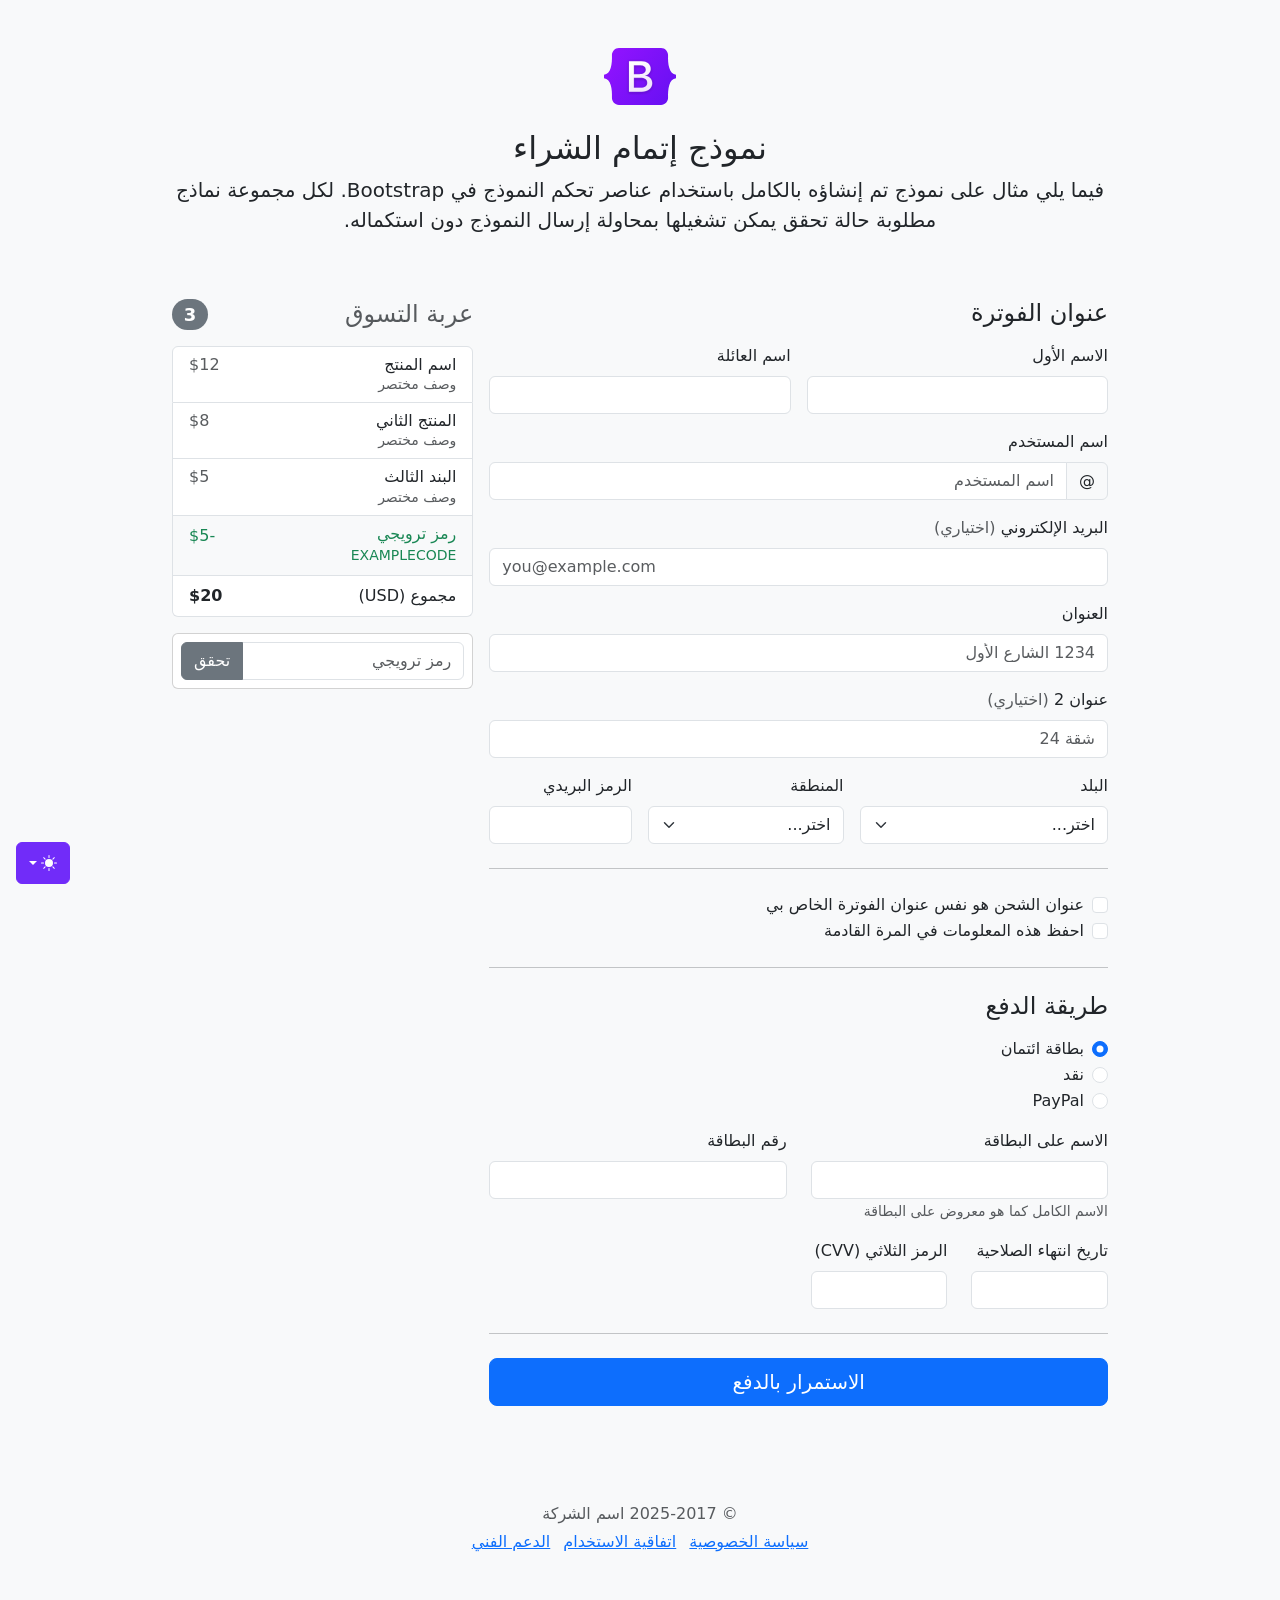
<file: Produtos/Produtos/wwwroot/bootstrap-5.3.8-examples/checkout-rtl/index.html>
<!doctype html>
<html lang="ar" dir="rtl" data-bs-theme="auto">
  <head>
    <meta charset="utf-8" />
    <meta name="viewport" content="width=device-width, initial-scale=1" />
    <meta name="description" content="" />
    <meta
      name="author"
      content="Mark Otto, Jacob Thornton, and Bootstrap contributors"
    />
    <meta name="generator" content="Astro v5.13.2" />
    <title>مثال إتمام الشراء · Bootstrap v5.3</title>
    <link
      rel="canonical"
      href="https://getbootstrap.com/docs/5.3/examples/checkout-rtl/"
    />
    <script src="../assets/js/color-modes.js"></script>
    <link href="../assets/dist/css/bootstrap.rtl.min.css" rel="stylesheet" />
    <meta name="theme-color" content="#712cf9" />
    <link href="../checkout/checkout.css" rel="stylesheet" />
    <style>
      .bd-placeholder-img {
        font-size: 1.125rem;
        text-anchor: middle;
        -webkit-user-select: none;
        -moz-user-select: none;
        user-select: none;
      }
      @media (min-width: 768px) {
        .bd-placeholder-img-lg {
          font-size: 3.5rem;
        }
      }
      .b-example-divider {
        width: 100%;
        height: 3rem;
        background-color: #0000001a;
        border: solid rgba(0, 0, 0, 0.15);
        border-width: 1px 0;
        box-shadow:
          inset 0 0.5em 1.5em #0000001a,
          inset 0 0.125em 0.5em #00000026;
      }
      .b-example-vr {
        flex-shrink: 0;
        width: 1.5rem;
        height: 100vh;
      }
      .bi {
        vertical-align: -0.125em;
        fill: currentColor;
      }
      .nav-scroller {
        position: relative;
        z-index: 2;
        height: 2.75rem;
        overflow-y: hidden;
      }
      .nav-scroller .nav {
        display: flex;
        flex-wrap: nowrap;
        padding-bottom: 1rem;
        margin-top: -1px;
        overflow-x: auto;
        text-align: center;
        white-space: nowrap;
        -webkit-overflow-scrolling: touch;
      }
      .btn-bd-primary {
        --bd-violet-bg: #712cf9;
        --bd-violet-rgb: 112.520718, 44.062154, 249.437846;
        --bs-btn-font-weight: 600;
        --bs-btn-color: var(--bs-white);
        --bs-btn-bg: var(--bd-violet-bg);
        --bs-btn-border-color: var(--bd-violet-bg);
        --bs-btn-hover-color: var(--bs-white);
        --bs-btn-hover-bg: #6528e0;
        --bs-btn-hover-border-color: #6528e0;
        --bs-btn-focus-shadow-rgb: var(--bd-violet-rgb);
        --bs-btn-active-color: var(--bs-btn-hover-color);
        --bs-btn-active-bg: #5a23c8;
        --bs-btn-active-border-color: #5a23c8;
      }
      .bd-mode-toggle {
        z-index: 1500;
      }
      .bd-mode-toggle .bi {
        width: 1em;
        height: 1em;
      }
      .bd-mode-toggle .dropdown-menu .active .bi {
        display: block !important;
      }
    </style>
  </head>
  <body class="bg-body-tertiary">
    <svg xmlns="http://www.w3.org/2000/svg" class="d-none">
      <symbol id="check2" viewBox="0 0 16 16">
        <path
          d="M13.854 3.646a.5.5 0 0 1 0 .708l-7 7a.5.5 0 0 1-.708 0l-3.5-3.5a.5.5 0 1 1 .708-.708L6.5 10.293l6.646-6.647a.5.5 0 0 1 .708 0z"
        ></path>
      </symbol>
      <symbol id="circle-half" viewBox="0 0 16 16">
        <path
          d="M8 15A7 7 0 1 0 8 1v14zm0 1A8 8 0 1 1 8 0a8 8 0 0 1 0 16z"
        ></path>
      </symbol>
      <symbol id="moon-stars-fill" viewBox="0 0 16 16">
        <path
          d="M6 .278a.768.768 0 0 1 .08.858 7.208 7.208 0 0 0-.878 3.46c0 4.021 3.278 7.277 7.318 7.277.527 0 1.04-.055 1.533-.16a.787.787 0 0 1 .81.316.733.733 0 0 1-.031.893A8.349 8.349 0 0 1 8.344 16C3.734 16 0 12.286 0 7.71 0 4.266 2.114 1.312 5.124.06A.752.752 0 0 1 6 .278z"
        ></path>
        <path
          d="M10.794 3.148a.217.217 0 0 1 .412 0l.387 1.162c.173.518.579.924 1.097 1.097l1.162.387a.217.217 0 0 1 0 .412l-1.162.387a1.734 1.734 0 0 0-1.097 1.097l-.387 1.162a.217.217 0 0 1-.412 0l-.387-1.162A1.734 1.734 0 0 0 9.31 6.593l-1.162-.387a.217.217 0 0 1 0-.412l1.162-.387a1.734 1.734 0 0 0 1.097-1.097l.387-1.162zM13.863.099a.145.145 0 0 1 .274 0l.258.774c.115.346.386.617.732.732l.774.258a.145.145 0 0 1 0 .274l-.774.258a1.156 1.156 0 0 0-.732.732l-.258.774a.145.145 0 0 1-.274 0l-.258-.774a1.156 1.156 0 0 0-.732-.732l-.774-.258a.145.145 0 0 1 0-.274l.774-.258c.346-.115.617-.386.732-.732L13.863.1z"
        ></path>
      </symbol>
      <symbol id="sun-fill" viewBox="0 0 16 16">
        <path
          d="M8 12a4 4 0 1 0 0-8 4 4 0 0 0 0 8zM8 0a.5.5 0 0 1 .5.5v2a.5.5 0 0 1-1 0v-2A.5.5 0 0 1 8 0zm0 13a.5.5 0 0 1 .5.5v2a.5.5 0 0 1-1 0v-2A.5.5 0 0 1 8 13zm8-5a.5.5 0 0 1-.5.5h-2a.5.5 0 0 1 0-1h2a.5.5 0 0 1 .5.5zM3 8a.5.5 0 0 1-.5.5h-2a.5.5 0 0 1 0-1h2A.5.5 0 0 1 3 8zm10.657-5.657a.5.5 0 0 1 0 .707l-1.414 1.415a.5.5 0 1 1-.707-.708l1.414-1.414a.5.5 0 0 1 .707 0zm-9.193 9.193a.5.5 0 0 1 0 .707L3.05 13.657a.5.5 0 0 1-.707-.707l1.414-1.414a.5.5 0 0 1 .707 0zm9.193 2.121a.5.5 0 0 1-.707 0l-1.414-1.414a.5.5 0 0 1 .707-.707l1.414 1.414a.5.5 0 0 1 0 .707zM4.464 4.465a.5.5 0 0 1-.707 0L2.343 3.05a.5.5 0 1 1 .707-.707l1.414 1.414a.5.5 0 0 1 0 .708z"
        ></path>
      </symbol>
    </svg>
    <div
      class="dropdown position-fixed bottom-0 end-0 mb-3 me-3 bd-mode-toggle"
    >
      <button
        class="btn btn-bd-primary py-2 dropdown-toggle d-flex align-items-center"
        id="bd-theme"
        type="button"
        aria-expanded="false"
        data-bs-toggle="dropdown"
        aria-label="Toggle theme (auto)"
      >
        <svg class="bi my-1 theme-icon-active" aria-hidden="true">
          <use href="#circle-half"></use>
        </svg>
        <span class="visually-hidden" id="bd-theme-text">Toggle theme</span>
      </button>
      <ul
        class="dropdown-menu dropdown-menu-end shadow"
        aria-labelledby="bd-theme-text"
      >
        <li>
          <button
            type="button"
            class="dropdown-item d-flex align-items-center"
            data-bs-theme-value="light"
            aria-pressed="false"
          >
            <svg class="bi me-2 opacity-50" aria-hidden="true">
              <use href="#sun-fill"></use>
            </svg>
            Light
            <svg class="bi ms-auto d-none" aria-hidden="true">
              <use href="#check2"></use>
            </svg>
          </button>
        </li>
        <li>
          <button
            type="button"
            class="dropdown-item d-flex align-items-center"
            data-bs-theme-value="dark"
            aria-pressed="false"
          >
            <svg class="bi me-2 opacity-50" aria-hidden="true">
              <use href="#moon-stars-fill"></use>
            </svg>
            Dark
            <svg class="bi ms-auto d-none" aria-hidden="true">
              <use href="#check2"></use>
            </svg>
          </button>
        </li>
        <li>
          <button
            type="button"
            class="dropdown-item d-flex align-items-center active"
            data-bs-theme-value="auto"
            aria-pressed="true"
          >
            <svg class="bi me-2 opacity-50" aria-hidden="true">
              <use href="#circle-half"></use>
            </svg>
            Auto
            <svg class="bi ms-auto d-none" aria-hidden="true">
              <use href="#check2"></use>
            </svg>
          </button>
        </li>
      </ul>
    </div>
    <div class="container">
      <main>
        <div class="py-5 text-center">
          <img
            class="d-block mx-auto mb-4"
            src="../assets/brand/bootstrap-logo.svg"
            alt=""
            width="72"
            height="57"
          />
          <h1 class="h2">نموذج إتمام الشراء</h1>
          <p class="lead">
            فيما يلي مثال على نموذج تم إنشاؤه بالكامل باستخدام عناصر تحكم
            النموذج في Bootstrap. لكل مجموعة نماذج مطلوبة حالة تحقق يمكن تشغيلها
            بمحاولة إرسال النموذج دون استكماله.
          </p>
        </div>
        <div class="row g-3">
          <div class="col-md-5 col-lg-4 order-md-last">
            <h4 class="d-flex justify-content-between align-items-center mb-3">
              <span class="text-body-secondary">عربة التسوق</span>
              <span class="badge bg-secondary rounded-pill">3</span>
            </h4>
            <ul class="list-group mb-3">
              <li class="list-group-item d-flex justify-content-between lh-sm">
                <div>
                  <h6 class="my-0">اسم المنتج</h6>
                  <small class="text-body-secondary">وصف مختصر</small>
                </div>
                <span class="text-body-secondary">$12</span>
              </li>
              <li class="list-group-item d-flex justify-content-between lh-sm">
                <div>
                  <h6 class="my-0">المنتج الثاني</h6>
                  <small class="text-body-secondary">وصف مختصر</small>
                </div>
                <span class="text-body-secondary">$8</span>
              </li>
              <li class="list-group-item d-flex justify-content-between lh-sm">
                <div>
                  <h6 class="my-0">البند الثالث</h6>
                  <small class="text-body-secondary">وصف مختصر</small>
                </div>
                <span class="text-body-secondary">$5</span>
              </li>
              <li
                class="list-group-item d-flex justify-content-between bg-body-tertiary"
              >
                <div class="text-success">
                  <h6 class="my-0">رمز ترويجي</h6>
                  <small>EXAMPLECODE</small>
                </div>
                <span class="text-success">-$5</span>
              </li>
              <li class="list-group-item d-flex justify-content-between">
                <span>مجموع (USD)</span> <strong>$20</strong>
              </li>
            </ul>
            <form class="card p-2">
              <div class="input-group">
                <input
                  type="text"
                  class="form-control"
                  placeholder="رمز ترويجي"
                />
                <button type="submit" class="btn btn-secondary">تحقق</button>
              </div>
            </form>
          </div>
          <div class="col-md-7 col-lg-8">
            <h4 class="mb-3">عنوان الفوترة</h4>
            <form class="needs-validation" novalidate>
              <div class="row g-3">
                <div class="col-sm-6">
                  <label for="firstName" class="form-label">الاسم الأول</label>
                  <input
                    type="text"
                    class="form-control"
                    id="firstName"
                    placeholder=""
                    value=""
                    required
                  />
                  <div class="invalid-feedback">يرجى إدخال اسم أول صحيح.</div>
                </div>
                <div class="col-sm-6">
                  <label for="lastName" class="form-label">اسم العائلة</label>
                  <input
                    type="text"
                    class="form-control"
                    id="lastName"
                    placeholder=""
                    value=""
                    required
                  />
                  <div class="invalid-feedback">يرجى إدخال اسم عائلة صحيح.</div>
                </div>
                <div class="col-12">
                  <label for="username" class="form-label">اسم المستخدم</label>
                  <div class="input-group has-validation">
                    <span class="input-group-text">@</span>
                    <input
                      type="text"
                      class="form-control"
                      id="username"
                      placeholder="اسم المستخدم"
                      required
                    />
                    <div class="invalid-feedback">
                      اسم المستخدم الخاص بك مطلوب.
                    </div>
                  </div>
                </div>
                <div class="col-12">
                  <label for="email" class="form-label"
                    >البريد الإلكتروني
                    <span class="text-body-secondary">(اختياري)</span></label
                  >
                  <input
                    type="email"
                    class="form-control"
                    id="email"
                    placeholder="you@example.com"
                  />
                  <div class="invalid-feedback">
                    يرجى إدخال عنوان بريد إلكتروني صحيح لتصلكم تحديثات الشحن.
                  </div>
                </div>
                <div class="col-12">
                  <label for="address" class="form-label">العنوان</label>
                  <input
                    type="text"
                    class="form-control"
                    id="address"
                    placeholder="1234 الشارع الأول"
                    required
                  />
                  <div class="invalid-feedback">
                    يرجى إدخال عنوان الشحن الخاص بك.
                  </div>
                </div>
                <div class="col-12">
                  <label for="address2" class="form-label"
                    >عنوان 2
                    <span class="text-body-secondary">(اختياري)</span></label
                  >
                  <input
                    type="text"
                    class="form-control"
                    id="address2"
                    placeholder="شقة 24"
                  />
                </div>
                <div class="col-md-5">
                  <label for="country" class="form-label">البلد</label>
                  <select class="form-select" id="country" required>
                    <option value="">اختر...</option>
                    <option>الولايات المتحدة الأمريكية</option>
                  </select>
                  <div class="invalid-feedback">يرجى اختيار بلد صحيح.</div>
                </div>
                <div class="col-md-4">
                  <label for="state" class="form-label">المنطقة</label>
                  <select class="form-select" id="state" required>
                    <option value="">اختر...</option>
                    <option>كاليفورنيا</option>
                  </select>
                  <div class="invalid-feedback">
                    يرجى اختيار اسم منطقة صحيح.
                  </div>
                </div>
                <div class="col-md-3">
                  <label for="zip" class="form-label">الرمز البريدي</label>
                  <input
                    type="text"
                    class="form-control"
                    id="zip"
                    placeholder=""
                    required
                  />
                  <div class="invalid-feedback">الرمز البريدي مطلوب.</div>
                </div>
              </div>
              <hr class="my-4" />
              <div class="form-check">
                <input
                  type="checkbox"
                  class="form-check-input"
                  id="same-address"
                />
                <label class="form-check-label" for="same-address"
                  >عنوان الشحن هو نفس عنوان الفوترة الخاص بي</label
                >
              </div>
              <div class="form-check">
                <input
                  type="checkbox"
                  class="form-check-input"
                  id="save-info"
                />
                <label class="form-check-label" for="save-info"
                  >احفظ هذه المعلومات في المرة القادمة</label
                >
              </div>
              <hr class="my-4" />
              <h4 class="mb-3">طريقة الدفع</h4>
              <div class="my-3">
                <div class="form-check">
                  <input
                    id="credit"
                    name="paymentMethod"
                    type="radio"
                    class="form-check-input"
                    checked
                    required
                  />
                  <label class="form-check-label" for="credit"
                    >بطاقة ائتمان</label
                  >
                </div>
                <div class="form-check">
                  <input
                    id="cash"
                    name="paymentMethod"
                    type="radio"
                    class="form-check-input"
                    required
                  />
                  <label class="form-check-label" for="cash">نقد</label>
                </div>
                <div class="form-check">
                  <input
                    id="paypal"
                    name="paymentMethod"
                    type="radio"
                    class="form-check-input"
                    required
                  />
                  <label class="form-check-label" for="paypal">PayPal</label>
                </div>
              </div>
              <div class="row gy-3">
                <div class="col-md-6">
                  <label for="cc-name" class="form-label"
                    >الاسم على البطاقة</label
                  >
                  <input
                    type="text"
                    class="form-control"
                    id="cc-name"
                    placeholder=""
                    required
                  />
                  <small class="text-body-secondary"
                    >الاسم الكامل كما هو معروض على البطاقة</small
                  >
                  <div class="invalid-feedback">الاسم على البطاقة مطلوب</div>
                </div>
                <div class="col-md-6">
                  <label for="cc-number" class="form-label">رقم البطاقة</label>
                  <input
                    type="text"
                    class="form-control"
                    id="cc-number"
                    placeholder=""
                    required
                  />
                  <div class="invalid-feedback">رقم بطاقة الائتمان مطلوب</div>
                </div>
                <div class="col-md-3">
                  <label for="cc-expiration" class="form-label"
                    >تاريخ انتهاء الصلاحية</label
                  >
                  <input
                    type="text"
                    class="form-control"
                    id="cc-expiration"
                    placeholder=""
                    required
                  />
                  <div class="invalid-feedback">
                    تاريخ انتهاء الصلاحية مطلوب
                  </div>
                </div>
                <div class="col-md-3">
                  <label for="cc-cvv" class="form-label"
                    >الرمز الثلاثي (CVV)</label
                  >
                  <input
                    type="text"
                    class="form-control"
                    id="cc-cvv"
                    placeholder=""
                    required
                  />
                  <div class="invalid-feedback">رمز الحماية مطلوب</div>
                </div>
              </div>
              <hr class="my-4" />
              <button class="w-100 btn btn-primary btn-lg" type="submit">
                الاستمرار بالدفع
              </button>
            </form>
          </div>
        </div>
      </main>
      <footer class="my-5 pt-5 text-body-secondary text-center text-small">
        <p class="mb-1">&copy; 2025-2017 اسم الشركة</p>
        <ul class="list-inline">
          <li class="list-inline-item"><a href="#">سياسة الخصوصية</a></li>
          <li class="list-inline-item"><a href="#">اتفاقية الاستخدام</a></li>
          <li class="list-inline-item"><a href="#">الدعم الفني</a></li>
        </ul>
      </footer>
    </div>
    <script
      src="../assets/dist/js/bootstrap.bundle.min.js"
      class="astro-vvvwv3sm"
    ></script>
    <script src="../checkout/checkout.js" class="astro-vvvwv3sm"></script>
  </body>
</html>
</file>
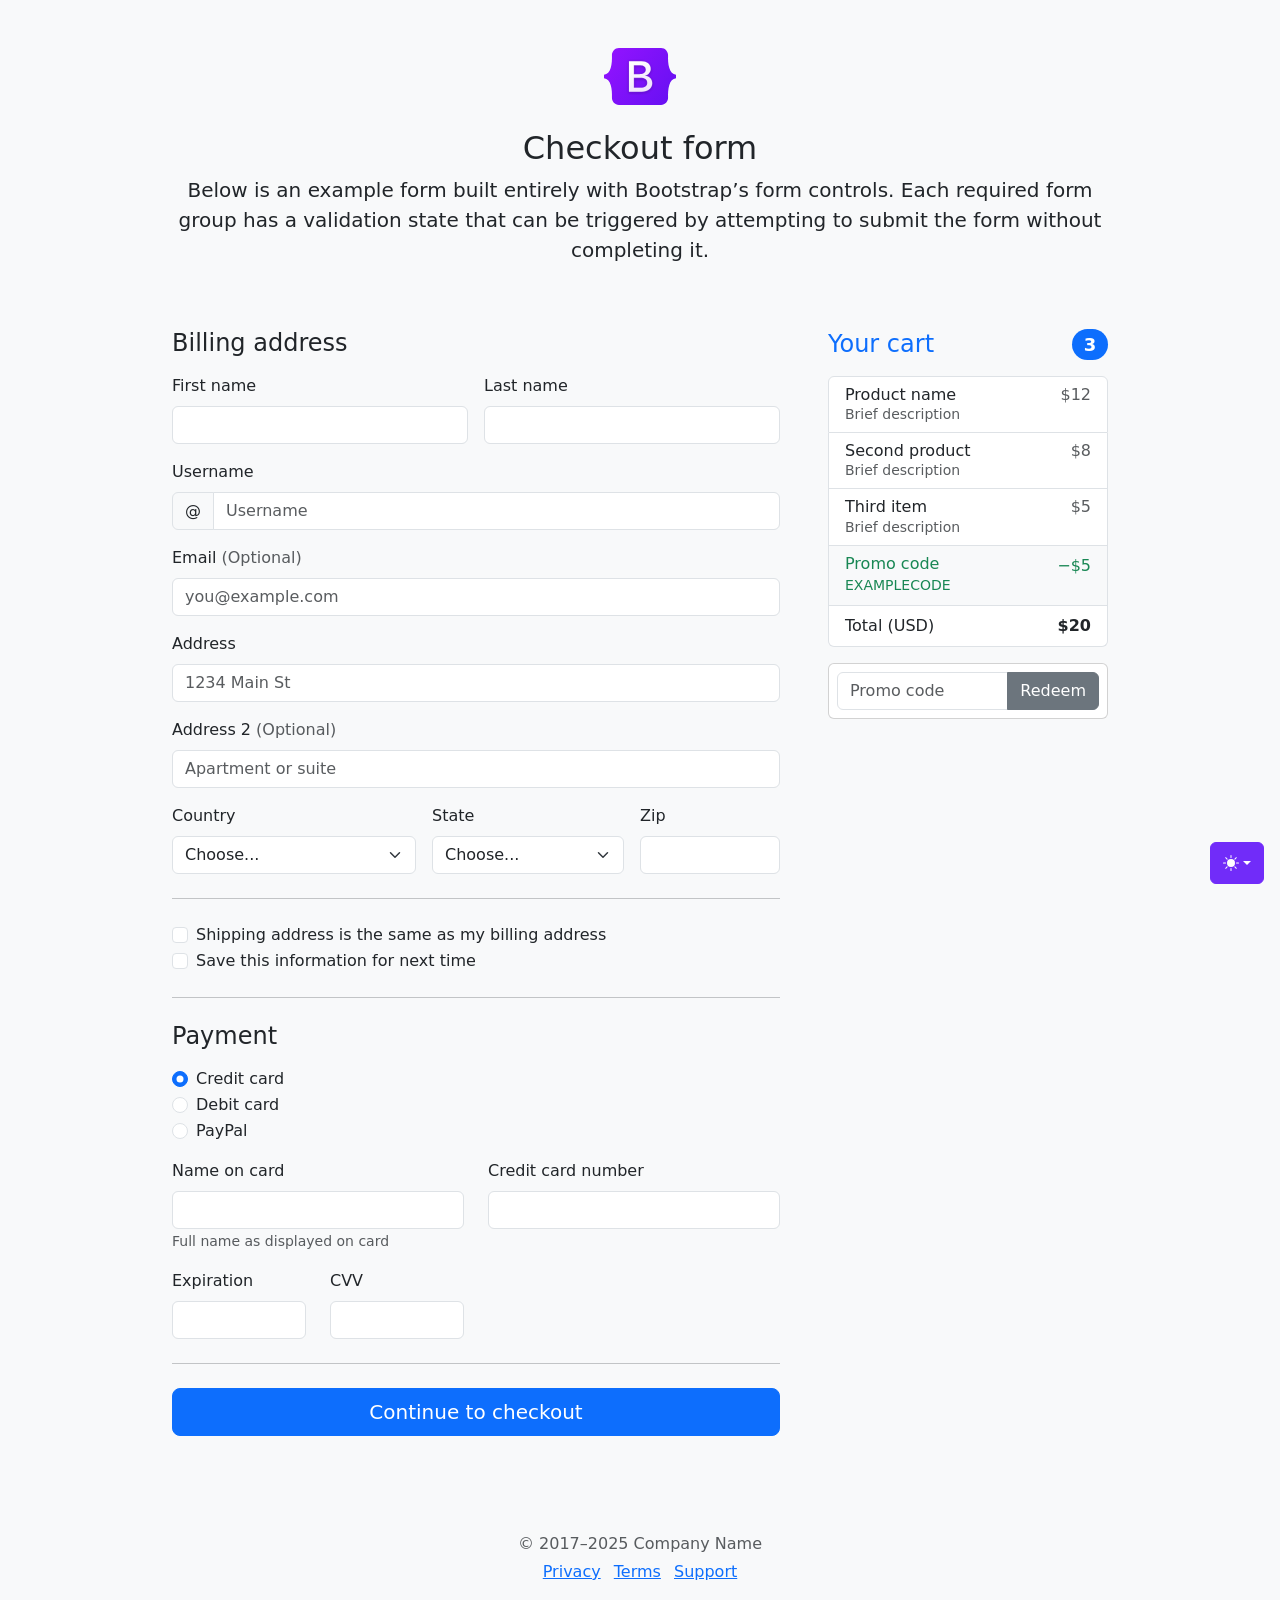
<file: Produtos/Produtos/wwwroot/bootstrap-5.3.8-examples/checkout/index.html>
<!doctype html>
<html lang="en" data-bs-theme="auto">
  <head>
    <meta charset="utf-8" />
    <meta name="viewport" content="width=device-width, initial-scale=1" />
    <meta name="description" content="" />
    <meta
      name="author"
      content="Mark Otto, Jacob Thornton, and Bootstrap contributors"
    />
    <meta name="generator" content="Astro v5.13.2" />
    <title>Checkout example · Bootstrap v5.3</title>
    <link
      rel="canonical"
      href="https://getbootstrap.com/docs/5.3/examples/checkout/"
    />
    <script src="../assets/js/color-modes.js"></script>
    <link href="../assets/dist/css/bootstrap.min.css" rel="stylesheet" />
    <meta name="theme-color" content="#712cf9" />
    <link href="checkout.css" rel="stylesheet" />
    <style>
      .bd-placeholder-img {
        font-size: 1.125rem;
        text-anchor: middle;
        -webkit-user-select: none;
        -moz-user-select: none;
        user-select: none;
      }
      @media (min-width: 768px) {
        .bd-placeholder-img-lg {
          font-size: 3.5rem;
        }
      }
      .b-example-divider {
        width: 100%;
        height: 3rem;
        background-color: #0000001a;
        border: solid rgba(0, 0, 0, 0.15);
        border-width: 1px 0;
        box-shadow:
          inset 0 0.5em 1.5em #0000001a,
          inset 0 0.125em 0.5em #00000026;
      }
      .b-example-vr {
        flex-shrink: 0;
        width: 1.5rem;
        height: 100vh;
      }
      .bi {
        vertical-align: -0.125em;
        fill: currentColor;
      }
      .nav-scroller {
        position: relative;
        z-index: 2;
        height: 2.75rem;
        overflow-y: hidden;
      }
      .nav-scroller .nav {
        display: flex;
        flex-wrap: nowrap;
        padding-bottom: 1rem;
        margin-top: -1px;
        overflow-x: auto;
        text-align: center;
        white-space: nowrap;
        -webkit-overflow-scrolling: touch;
      }
      .btn-bd-primary {
        --bd-violet-bg: #712cf9;
        --bd-violet-rgb: 112.520718, 44.062154, 249.437846;
        --bs-btn-font-weight: 600;
        --bs-btn-color: var(--bs-white);
        --bs-btn-bg: var(--bd-violet-bg);
        --bs-btn-border-color: var(--bd-violet-bg);
        --bs-btn-hover-color: var(--bs-white);
        --bs-btn-hover-bg: #6528e0;
        --bs-btn-hover-border-color: #6528e0;
        --bs-btn-focus-shadow-rgb: var(--bd-violet-rgb);
        --bs-btn-active-color: var(--bs-btn-hover-color);
        --bs-btn-active-bg: #5a23c8;
        --bs-btn-active-border-color: #5a23c8;
      }
      .bd-mode-toggle {
        z-index: 1500;
      }
      .bd-mode-toggle .bi {
        width: 1em;
        height: 1em;
      }
      .bd-mode-toggle .dropdown-menu .active .bi {
        display: block !important;
      }
    </style>
  </head>
  <body class="bg-body-tertiary">
    <svg xmlns="http://www.w3.org/2000/svg" class="d-none">
      <symbol id="check2" viewBox="0 0 16 16">
        <path
          d="M13.854 3.646a.5.5 0 0 1 0 .708l-7 7a.5.5 0 0 1-.708 0l-3.5-3.5a.5.5 0 1 1 .708-.708L6.5 10.293l6.646-6.647a.5.5 0 0 1 .708 0z"
        ></path>
      </symbol>
      <symbol id="circle-half" viewBox="0 0 16 16">
        <path
          d="M8 15A7 7 0 1 0 8 1v14zm0 1A8 8 0 1 1 8 0a8 8 0 0 1 0 16z"
        ></path>
      </symbol>
      <symbol id="moon-stars-fill" viewBox="0 0 16 16">
        <path
          d="M6 .278a.768.768 0 0 1 .08.858 7.208 7.208 0 0 0-.878 3.46c0 4.021 3.278 7.277 7.318 7.277.527 0 1.04-.055 1.533-.16a.787.787 0 0 1 .81.316.733.733 0 0 1-.031.893A8.349 8.349 0 0 1 8.344 16C3.734 16 0 12.286 0 7.71 0 4.266 2.114 1.312 5.124.06A.752.752 0 0 1 6 .278z"
        ></path>
        <path
          d="M10.794 3.148a.217.217 0 0 1 .412 0l.387 1.162c.173.518.579.924 1.097 1.097l1.162.387a.217.217 0 0 1 0 .412l-1.162.387a1.734 1.734 0 0 0-1.097 1.097l-.387 1.162a.217.217 0 0 1-.412 0l-.387-1.162A1.734 1.734 0 0 0 9.31 6.593l-1.162-.387a.217.217 0 0 1 0-.412l1.162-.387a1.734 1.734 0 0 0 1.097-1.097l.387-1.162zM13.863.099a.145.145 0 0 1 .274 0l.258.774c.115.346.386.617.732.732l.774.258a.145.145 0 0 1 0 .274l-.774.258a1.156 1.156 0 0 0-.732.732l-.258.774a.145.145 0 0 1-.274 0l-.258-.774a1.156 1.156 0 0 0-.732-.732l-.774-.258a.145.145 0 0 1 0-.274l.774-.258c.346-.115.617-.386.732-.732L13.863.1z"
        ></path>
      </symbol>
      <symbol id="sun-fill" viewBox="0 0 16 16">
        <path
          d="M8 12a4 4 0 1 0 0-8 4 4 0 0 0 0 8zM8 0a.5.5 0 0 1 .5.5v2a.5.5 0 0 1-1 0v-2A.5.5 0 0 1 8 0zm0 13a.5.5 0 0 1 .5.5v2a.5.5 0 0 1-1 0v-2A.5.5 0 0 1 8 13zm8-5a.5.5 0 0 1-.5.5h-2a.5.5 0 0 1 0-1h2a.5.5 0 0 1 .5.5zM3 8a.5.5 0 0 1-.5.5h-2a.5.5 0 0 1 0-1h2A.5.5 0 0 1 3 8zm10.657-5.657a.5.5 0 0 1 0 .707l-1.414 1.415a.5.5 0 1 1-.707-.708l1.414-1.414a.5.5 0 0 1 .707 0zm-9.193 9.193a.5.5 0 0 1 0 .707L3.05 13.657a.5.5 0 0 1-.707-.707l1.414-1.414a.5.5 0 0 1 .707 0zm9.193 2.121a.5.5 0 0 1-.707 0l-1.414-1.414a.5.5 0 0 1 .707-.707l1.414 1.414a.5.5 0 0 1 0 .707zM4.464 4.465a.5.5 0 0 1-.707 0L2.343 3.05a.5.5 0 1 1 .707-.707l1.414 1.414a.5.5 0 0 1 0 .708z"
        ></path>
      </symbol>
    </svg>
    <div
      class="dropdown position-fixed bottom-0 end-0 mb-3 me-3 bd-mode-toggle"
    >
      <button
        class="btn btn-bd-primary py-2 dropdown-toggle d-flex align-items-center"
        id="bd-theme"
        type="button"
        aria-expanded="false"
        data-bs-toggle="dropdown"
        aria-label="Toggle theme (auto)"
      >
        <svg class="bi my-1 theme-icon-active" aria-hidden="true">
          <use href="#circle-half"></use>
        </svg>
        <span class="visually-hidden" id="bd-theme-text">Toggle theme</span>
      </button>
      <ul
        class="dropdown-menu dropdown-menu-end shadow"
        aria-labelledby="bd-theme-text"
      >
        <li>
          <button
            type="button"
            class="dropdown-item d-flex align-items-center"
            data-bs-theme-value="light"
            aria-pressed="false"
          >
            <svg class="bi me-2 opacity-50" aria-hidden="true">
              <use href="#sun-fill"></use>
            </svg>
            Light
            <svg class="bi ms-auto d-none" aria-hidden="true">
              <use href="#check2"></use>
            </svg>
          </button>
        </li>
        <li>
          <button
            type="button"
            class="dropdown-item d-flex align-items-center"
            data-bs-theme-value="dark"
            aria-pressed="false"
          >
            <svg class="bi me-2 opacity-50" aria-hidden="true">
              <use href="#moon-stars-fill"></use>
            </svg>
            Dark
            <svg class="bi ms-auto d-none" aria-hidden="true">
              <use href="#check2"></use>
            </svg>
          </button>
        </li>
        <li>
          <button
            type="button"
            class="dropdown-item d-flex align-items-center active"
            data-bs-theme-value="auto"
            aria-pressed="true"
          >
            <svg class="bi me-2 opacity-50" aria-hidden="true">
              <use href="#circle-half"></use>
            </svg>
            Auto
            <svg class="bi ms-auto d-none" aria-hidden="true">
              <use href="#check2"></use>
            </svg>
          </button>
        </li>
      </ul>
    </div>
    <div class="container">
      <main>
        <div class="py-5 text-center">
          <img
            class="d-block mx-auto mb-4"
            src="../assets/brand/bootstrap-logo.svg"
            alt=""
            width="72"
            height="57"
          />
          <h1 class="h2">Checkout form</h1>
          <p class="lead">
            Below is an example form built entirely with Bootstrap’s form
            controls. Each required form group has a validation state that can
            be triggered by attempting to submit the form without completing it.
          </p>
        </div>
        <div class="row g-5">
          <div class="col-md-5 col-lg-4 order-md-last">
            <h4 class="d-flex justify-content-between align-items-center mb-3">
              <span class="text-primary">Your cart</span>
              <span class="badge bg-primary rounded-pill">3</span>
            </h4>
            <ul class="list-group mb-3">
              <li class="list-group-item d-flex justify-content-between lh-sm">
                <div>
                  <h6 class="my-0">Product name</h6>
                  <small class="text-body-secondary">Brief description</small>
                </div>
                <span class="text-body-secondary">$12</span>
              </li>
              <li class="list-group-item d-flex justify-content-between lh-sm">
                <div>
                  <h6 class="my-0">Second product</h6>
                  <small class="text-body-secondary">Brief description</small>
                </div>
                <span class="text-body-secondary">$8</span>
              </li>
              <li class="list-group-item d-flex justify-content-between lh-sm">
                <div>
                  <h6 class="my-0">Third item</h6>
                  <small class="text-body-secondary">Brief description</small>
                </div>
                <span class="text-body-secondary">$5</span>
              </li>
              <li
                class="list-group-item d-flex justify-content-between bg-body-tertiary"
              >
                <div class="text-success">
                  <h6 class="my-0">Promo code</h6>
                  <small>EXAMPLECODE</small>
                </div>
                <span class="text-success">−$5</span>
              </li>
              <li class="list-group-item d-flex justify-content-between">
                <span>Total (USD)</span> <strong>$20</strong>
              </li>
            </ul>
            <form class="card p-2">
              <div class="input-group">
                <input
                  type="text"
                  class="form-control"
                  placeholder="Promo code"
                />
                <button type="submit" class="btn btn-secondary">Redeem</button>
              </div>
            </form>
          </div>
          <div class="col-md-7 col-lg-8">
            <h4 class="mb-3">Billing address</h4>
            <form class="needs-validation" novalidate>
              <div class="row g-3">
                <div class="col-sm-6">
                  <label for="firstName" class="form-label">First name</label>
                  <input
                    type="text"
                    class="form-control"
                    id="firstName"
                    placeholder=""
                    value=""
                    required
                  />
                  <div class="invalid-feedback">
                    Valid first name is required.
                  </div>
                </div>
                <div class="col-sm-6">
                  <label for="lastName" class="form-label">Last name</label>
                  <input
                    type="text"
                    class="form-control"
                    id="lastName"
                    placeholder=""
                    value=""
                    required
                  />
                  <div class="invalid-feedback">
                    Valid last name is required.
                  </div>
                </div>
                <div class="col-12">
                  <label for="username" class="form-label">Username</label>
                  <div class="input-group has-validation">
                    <span class="input-group-text">@</span>
                    <input
                      type="text"
                      class="form-control"
                      id="username"
                      placeholder="Username"
                      required
                    />
                    <div class="invalid-feedback">
                      Your username is required.
                    </div>
                  </div>
                </div>
                <div class="col-12">
                  <label for="email" class="form-label"
                    >Email
                    <span class="text-body-secondary">(Optional)</span></label
                  >
                  <input
                    type="email"
                    class="form-control"
                    id="email"
                    placeholder="you@example.com"
                  />
                  <div class="invalid-feedback">
                    Please enter a valid email address for shipping updates.
                  </div>
                </div>
                <div class="col-12">
                  <label for="address" class="form-label">Address</label>
                  <input
                    type="text"
                    class="form-control"
                    id="address"
                    placeholder="1234 Main St"
                    required
                  />
                  <div class="invalid-feedback">
                    Please enter your shipping address.
                  </div>
                </div>
                <div class="col-12">
                  <label for="address2" class="form-label"
                    >Address 2
                    <span class="text-body-secondary">(Optional)</span></label
                  >
                  <input
                    type="text"
                    class="form-control"
                    id="address2"
                    placeholder="Apartment or suite"
                  />
                </div>
                <div class="col-md-5">
                  <label for="country" class="form-label">Country</label>
                  <select class="form-select" id="country" required>
                    <option value="">Choose...</option>
                    <option>United States</option>
                  </select>
                  <div class="invalid-feedback">
                    Please select a valid country.
                  </div>
                </div>
                <div class="col-md-4">
                  <label for="state" class="form-label">State</label>
                  <select class="form-select" id="state" required>
                    <option value="">Choose...</option>
                    <option>California</option>
                  </select>
                  <div class="invalid-feedback">
                    Please provide a valid state.
                  </div>
                </div>
                <div class="col-md-3">
                  <label for="zip" class="form-label">Zip</label>
                  <input
                    type="text"
                    class="form-control"
                    id="zip"
                    placeholder=""
                    required
                  />
                  <div class="invalid-feedback">Zip code required.</div>
                </div>
              </div>
              <hr class="my-4" />
              <div class="form-check">
                <input
                  type="checkbox"
                  class="form-check-input"
                  id="same-address"
                />
                <label class="form-check-label" for="same-address"
                  >Shipping address is the same as my billing address</label
                >
              </div>
              <div class="form-check">
                <input
                  type="checkbox"
                  class="form-check-input"
                  id="save-info"
                />
                <label class="form-check-label" for="save-info"
                  >Save this information for next time</label
                >
              </div>
              <hr class="my-4" />
              <h4 class="mb-3">Payment</h4>
              <div class="my-3">
                <div class="form-check">
                  <input
                    id="credit"
                    name="paymentMethod"
                    type="radio"
                    class="form-check-input"
                    checked
                    required
                  />
                  <label class="form-check-label" for="credit"
                    >Credit card</label
                  >
                </div>
                <div class="form-check">
                  <input
                    id="debit"
                    name="paymentMethod"
                    type="radio"
                    class="form-check-input"
                    required
                  />
                  <label class="form-check-label" for="debit">Debit card</label>
                </div>
                <div class="form-check">
                  <input
                    id="paypal"
                    name="paymentMethod"
                    type="radio"
                    class="form-check-input"
                    required
                  />
                  <label class="form-check-label" for="paypal">PayPal</label>
                </div>
              </div>
              <div class="row gy-3">
                <div class="col-md-6">
                  <label for="cc-name" class="form-label">Name on card</label>
                  <input
                    type="text"
                    class="form-control"
                    id="cc-name"
                    placeholder=""
                    required
                  />
                  <small class="text-body-secondary"
                    >Full name as displayed on card</small
                  >
                  <div class="invalid-feedback">Name on card is required</div>
                </div>
                <div class="col-md-6">
                  <label for="cc-number" class="form-label"
                    >Credit card number</label
                  >
                  <input
                    type="text"
                    class="form-control"
                    id="cc-number"
                    placeholder=""
                    required
                  />
                  <div class="invalid-feedback">
                    Credit card number is required
                  </div>
                </div>
                <div class="col-md-3">
                  <label for="cc-expiration" class="form-label"
                    >Expiration</label
                  >
                  <input
                    type="text"
                    class="form-control"
                    id="cc-expiration"
                    placeholder=""
                    required
                  />
                  <div class="invalid-feedback">Expiration date required</div>
                </div>
                <div class="col-md-3">
                  <label for="cc-cvv" class="form-label">CVV</label>
                  <input
                    type="text"
                    class="form-control"
                    id="cc-cvv"
                    placeholder=""
                    required
                  />
                  <div class="invalid-feedback">Security code required</div>
                </div>
              </div>
              <hr class="my-4" />
              <button class="w-100 btn btn-primary btn-lg" type="submit">
                Continue to checkout
              </button>
            </form>
          </div>
        </div>
      </main>
      <footer class="my-5 pt-5 text-body-secondary text-center text-small">
        <p class="mb-1">&copy; 2017–2025 Company Name</p>
        <ul class="list-inline">
          <li class="list-inline-item"><a href="#">Privacy</a></li>
          <li class="list-inline-item"><a href="#">Terms</a></li>
          <li class="list-inline-item"><a href="#">Support</a></li>
        </ul>
      </footer>
    </div>
    <script
      src="../assets/dist/js/bootstrap.bundle.min.js"
      class="astro-vvvwv3sm"
    ></script>
    <script src="checkout.js" class="astro-vvvwv3sm"></script>
  </body>
</html>
</file>
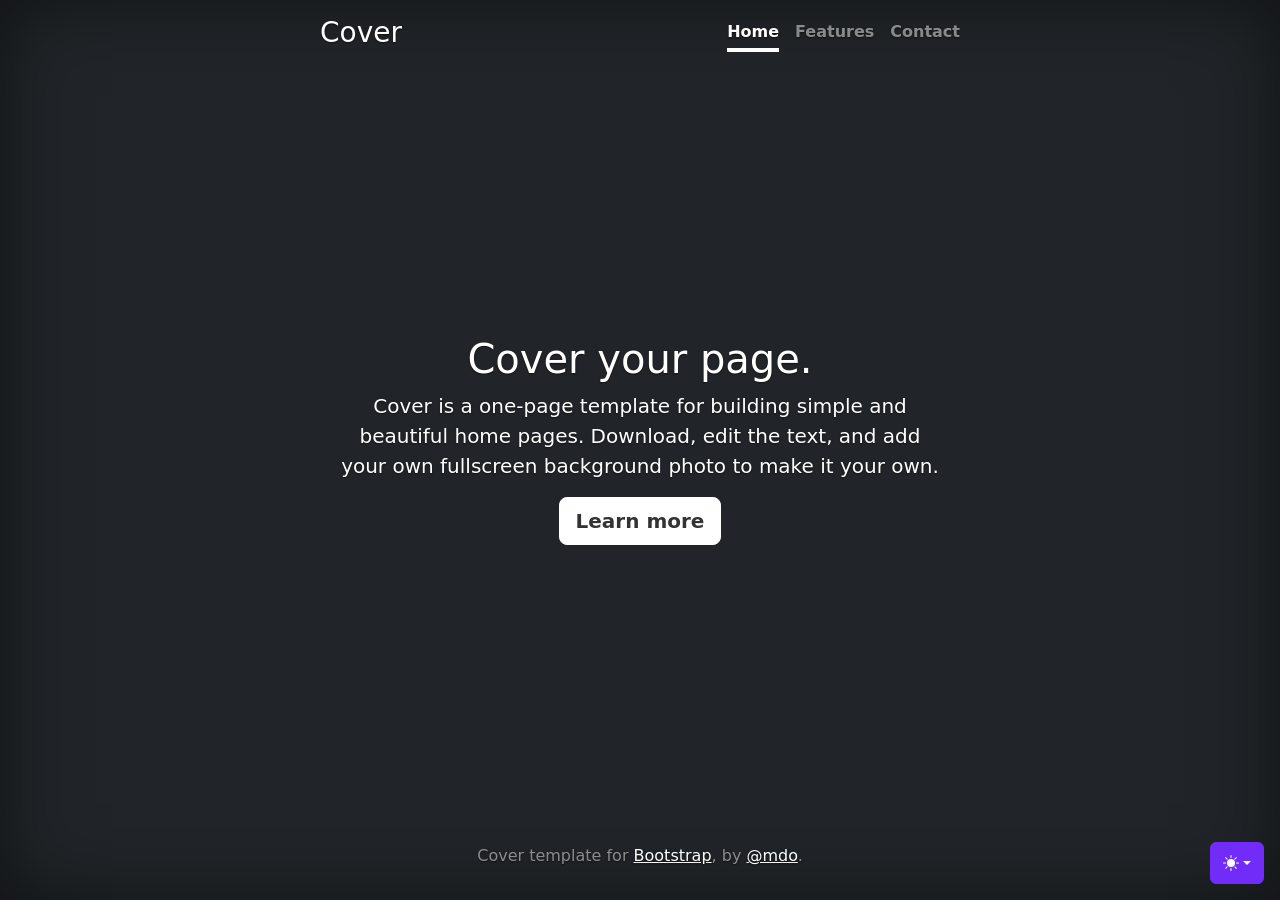
<file: Produtos/Produtos/wwwroot/bootstrap-5.3.8-examples/cover/index.html>
<!doctype html>
<html lang="en" class="h-100" data-bs-theme="auto">
  <head>
    <meta charset="utf-8" />
    <meta name="viewport" content="width=device-width, initial-scale=1" />
    <meta name="description" content="" />
    <meta
      name="author"
      content="Mark Otto, Jacob Thornton, and Bootstrap contributors"
    />
    <meta name="generator" content="Astro v5.13.2" />
    <title>Cover Template · Bootstrap v5.3</title>
    <link
      rel="canonical"
      href="https://getbootstrap.com/docs/5.3/examples/cover/"
    />
    <script src="../assets/js/color-modes.js"></script>
    <link href="../assets/dist/css/bootstrap.min.css" rel="stylesheet" />
    <meta name="theme-color" content="#712cf9" />
    <link href="cover.css" rel="stylesheet" />
    <style>
      .bd-placeholder-img {
        font-size: 1.125rem;
        text-anchor: middle;
        -webkit-user-select: none;
        -moz-user-select: none;
        user-select: none;
      }
      @media (min-width: 768px) {
        .bd-placeholder-img-lg {
          font-size: 3.5rem;
        }
      }
      .b-example-divider {
        width: 100%;
        height: 3rem;
        background-color: #0000001a;
        border: solid rgba(0, 0, 0, 0.15);
        border-width: 1px 0;
        box-shadow:
          inset 0 0.5em 1.5em #0000001a,
          inset 0 0.125em 0.5em #00000026;
      }
      .b-example-vr {
        flex-shrink: 0;
        width: 1.5rem;
        height: 100vh;
      }
      .bi {
        vertical-align: -0.125em;
        fill: currentColor;
      }
      .nav-scroller {
        position: relative;
        z-index: 2;
        height: 2.75rem;
        overflow-y: hidden;
      }
      .nav-scroller .nav {
        display: flex;
        flex-wrap: nowrap;
        padding-bottom: 1rem;
        margin-top: -1px;
        overflow-x: auto;
        text-align: center;
        white-space: nowrap;
        -webkit-overflow-scrolling: touch;
      }
      .btn-bd-primary {
        --bd-violet-bg: #712cf9;
        --bd-violet-rgb: 112.520718, 44.062154, 249.437846;
        --bs-btn-font-weight: 600;
        --bs-btn-color: var(--bs-white);
        --bs-btn-bg: var(--bd-violet-bg);
        --bs-btn-border-color: var(--bd-violet-bg);
        --bs-btn-hover-color: var(--bs-white);
        --bs-btn-hover-bg: #6528e0;
        --bs-btn-hover-border-color: #6528e0;
        --bs-btn-focus-shadow-rgb: var(--bd-violet-rgb);
        --bs-btn-active-color: var(--bs-btn-hover-color);
        --bs-btn-active-bg: #5a23c8;
        --bs-btn-active-border-color: #5a23c8;
      }
      .bd-mode-toggle {
        z-index: 1500;
      }
      .bd-mode-toggle .bi {
        width: 1em;
        height: 1em;
      }
      .bd-mode-toggle .dropdown-menu .active .bi {
        display: block !important;
      }
    </style>
  </head>
  <body class="d-flex h-100 text-center text-bg-dark">
    <svg xmlns="http://www.w3.org/2000/svg" class="d-none">
      <symbol id="check2" viewBox="0 0 16 16">
        <path
          d="M13.854 3.646a.5.5 0 0 1 0 .708l-7 7a.5.5 0 0 1-.708 0l-3.5-3.5a.5.5 0 1 1 .708-.708L6.5 10.293l6.646-6.647a.5.5 0 0 1 .708 0z"
        ></path>
      </symbol>
      <symbol id="circle-half" viewBox="0 0 16 16">
        <path
          d="M8 15A7 7 0 1 0 8 1v14zm0 1A8 8 0 1 1 8 0a8 8 0 0 1 0 16z"
        ></path>
      </symbol>
      <symbol id="moon-stars-fill" viewBox="0 0 16 16">
        <path
          d="M6 .278a.768.768 0 0 1 .08.858 7.208 7.208 0 0 0-.878 3.46c0 4.021 3.278 7.277 7.318 7.277.527 0 1.04-.055 1.533-.16a.787.787 0 0 1 .81.316.733.733 0 0 1-.031.893A8.349 8.349 0 0 1 8.344 16C3.734 16 0 12.286 0 7.71 0 4.266 2.114 1.312 5.124.06A.752.752 0 0 1 6 .278z"
        ></path>
        <path
          d="M10.794 3.148a.217.217 0 0 1 .412 0l.387 1.162c.173.518.579.924 1.097 1.097l1.162.387a.217.217 0 0 1 0 .412l-1.162.387a1.734 1.734 0 0 0-1.097 1.097l-.387 1.162a.217.217 0 0 1-.412 0l-.387-1.162A1.734 1.734 0 0 0 9.31 6.593l-1.162-.387a.217.217 0 0 1 0-.412l1.162-.387a1.734 1.734 0 0 0 1.097-1.097l.387-1.162zM13.863.099a.145.145 0 0 1 .274 0l.258.774c.115.346.386.617.732.732l.774.258a.145.145 0 0 1 0 .274l-.774.258a1.156 1.156 0 0 0-.732.732l-.258.774a.145.145 0 0 1-.274 0l-.258-.774a1.156 1.156 0 0 0-.732-.732l-.774-.258a.145.145 0 0 1 0-.274l.774-.258c.346-.115.617-.386.732-.732L13.863.1z"
        ></path>
      </symbol>
      <symbol id="sun-fill" viewBox="0 0 16 16">
        <path
          d="M8 12a4 4 0 1 0 0-8 4 4 0 0 0 0 8zM8 0a.5.5 0 0 1 .5.5v2a.5.5 0 0 1-1 0v-2A.5.5 0 0 1 8 0zm0 13a.5.5 0 0 1 .5.5v2a.5.5 0 0 1-1 0v-2A.5.5 0 0 1 8 13zm8-5a.5.5 0 0 1-.5.5h-2a.5.5 0 0 1 0-1h2a.5.5 0 0 1 .5.5zM3 8a.5.5 0 0 1-.5.5h-2a.5.5 0 0 1 0-1h2A.5.5 0 0 1 3 8zm10.657-5.657a.5.5 0 0 1 0 .707l-1.414 1.415a.5.5 0 1 1-.707-.708l1.414-1.414a.5.5 0 0 1 .707 0zm-9.193 9.193a.5.5 0 0 1 0 .707L3.05 13.657a.5.5 0 0 1-.707-.707l1.414-1.414a.5.5 0 0 1 .707 0zm9.193 2.121a.5.5 0 0 1-.707 0l-1.414-1.414a.5.5 0 0 1 .707-.707l1.414 1.414a.5.5 0 0 1 0 .707zM4.464 4.465a.5.5 0 0 1-.707 0L2.343 3.05a.5.5 0 1 1 .707-.707l1.414 1.414a.5.5 0 0 1 0 .708z"
        ></path>
      </symbol>
    </svg>
    <div
      class="dropdown position-fixed bottom-0 end-0 mb-3 me-3 bd-mode-toggle"
    >
      <button
        class="btn btn-bd-primary py-2 dropdown-toggle d-flex align-items-center"
        id="bd-theme"
        type="button"
        aria-expanded="false"
        data-bs-toggle="dropdown"
        aria-label="Toggle theme (auto)"
      >
        <svg class="bi my-1 theme-icon-active" aria-hidden="true">
          <use href="#circle-half"></use>
        </svg>
        <span class="visually-hidden" id="bd-theme-text">Toggle theme</span>
      </button>
      <ul
        class="dropdown-menu dropdown-menu-end shadow"
        aria-labelledby="bd-theme-text"
      >
        <li>
          <button
            type="button"
            class="dropdown-item d-flex align-items-center"
            data-bs-theme-value="light"
            aria-pressed="false"
          >
            <svg class="bi me-2 opacity-50" aria-hidden="true">
              <use href="#sun-fill"></use>
            </svg>
            Light
            <svg class="bi ms-auto d-none" aria-hidden="true">
              <use href="#check2"></use>
            </svg>
          </button>
        </li>
        <li>
          <button
            type="button"
            class="dropdown-item d-flex align-items-center"
            data-bs-theme-value="dark"
            aria-pressed="false"
          >
            <svg class="bi me-2 opacity-50" aria-hidden="true">
              <use href="#moon-stars-fill"></use>
            </svg>
            Dark
            <svg class="bi ms-auto d-none" aria-hidden="true">
              <use href="#check2"></use>
            </svg>
          </button>
        </li>
        <li>
          <button
            type="button"
            class="dropdown-item d-flex align-items-center active"
            data-bs-theme-value="auto"
            aria-pressed="true"
          >
            <svg class="bi me-2 opacity-50" aria-hidden="true">
              <use href="#circle-half"></use>
            </svg>
            Auto
            <svg class="bi ms-auto d-none" aria-hidden="true">
              <use href="#check2"></use>
            </svg>
          </button>
        </li>
      </ul>
    </div>
    <div class="cover-container d-flex w-100 h-100 p-3 mx-auto flex-column">
      <header class="mb-auto">
        <div>
          <h3 class="float-md-start mb-0">Cover</h3>
          <nav class="nav nav-masthead justify-content-center float-md-end">
            <a
              class="nav-link fw-bold py-1 px-0 active"
              aria-current="page"
              href="#"
              >Home</a
            >
            <a class="nav-link fw-bold py-1 px-0" href="#">Features</a>
            <a class="nav-link fw-bold py-1 px-0" href="#">Contact</a>
          </nav>
        </div>
      </header>
      <main class="px-3">
        <h1>Cover your page.</h1>
        <p class="lead">
          Cover is a one-page template for building simple and beautiful home
          pages. Download, edit the text, and add your own fullscreen background
          photo to make it your own.
        </p>
        <p class="lead">
          <a href="#" class="btn btn-lg btn-light fw-bold border-white bg-white"
            >Learn more</a
          >
        </p>
      </main>
      <footer class="mt-auto text-white-50">
        <p>
          Cover template for
          <a href="https://getbootstrap.com/" class="text-white">Bootstrap</a>,
          by <a href="https://x.com/mdo" class="text-white">@mdo</a>.
        </p>
      </footer>
    </div>
    <script
      src="../assets/dist/js/bootstrap.bundle.min.js"
      class="astro-vvvwv3sm"
    ></script>
  </body>
</html>
</file>
<file: Produtos/Produtos/wwwroot/bootstrap-5.3.8-examples/blog/blog.rtl.css>
/* stylelint-disable @stylistic/selector-list-comma-newline-after */

.blog-header-logo {
  font-family: Amiri, Georgia, "Times New Roman", serif;
  font-size: 2.25rem;
}

.blog-header-logo:hover {
  text-decoration: none;
}

h1, h2, h3, h4, h5, h6 {
  font-family: Amiri, Georgia, "Times New Roman", serif;
}

.flex-auto {
  flex: 0 0 auto;
}

.h-250 { height: 250px; }
@media (min-width: 768px) {
  .h-md-250 { height: 250px; }
}

/* Pagination */
.blog-pagination {
  margin-bottom: 4rem;
}

/*
 * Blog posts
 */
.blog-post {
  margin-bottom: 4rem;
}
.blog-post-meta {
  margin-bottom: 1.25rem;
  color: #727272;
}
</file>
<file: Produtos/Produtos/wwwroot/bootstrap-5.3.8-examples/blog/blog.css>
/* stylelint-disable @stylistic/selector-list-comma-newline-after */

.blog-header-logo {
  font-family: "Playfair Display", Georgia, "Times New Roman", serif/*rtl:Amiri, Georgia, "Times New Roman", serif*/;
  font-size: 2.25rem;
}

.blog-header-logo:hover {
  text-decoration: none;
}

h1, h2, h3, h4, h5, h6 {
  font-family: "Playfair Display", Georgia, "Times New Roman", serif/*rtl:Amiri, Georgia, "Times New Roman", serif*/;
}

.flex-auto {
  flex: 0 0 auto;
}

.h-250 { height: 250px; }
@media (min-width: 768px) {
  .h-md-250 { height: 250px; }
}

/* Pagination */
.blog-pagination {
  margin-bottom: 4rem;
}

/*
 * Blog posts
 */
.blog-post {
  margin-bottom: 4rem;
}
.blog-post-meta {
  margin-bottom: 1.25rem;
  color: #727272;
}
</file>
<file: Produtos/Produtos/wwwroot/bootstrap-5.3.8-examples/breadcrumbs/breadcrumbs.css>
.breadcrumb-chevron {
  --bs-breadcrumb-divider: url("data:image/svg+xml,%3Csvg xmlns='http://www.w3.org/2000/svg' width='16' height='16' fill='%236c757d'%3E%3Cpath fill-rule='evenodd' d='M4.646 1.646a.5.5 0 0 1 .708 0l6 6a.5.5 0 0 1 0 .708l-6 6a.5.5 0 0 1-.708-.708L10.293 8 4.646 2.354a.5.5 0 0 1 0-.708z'/%3E%3C/svg%3E");
  gap: .5rem;
}
.breadcrumb-chevron .breadcrumb-item {
  display: flex;
  gap: inherit;
  align-items: center;
  padding-left: 0;
  line-height: 1;
}
.breadcrumb-chevron .breadcrumb-item::before {
  gap: inherit;
  float: none;
  width: 1rem;
  height: 1rem;
}

.breadcrumb-custom .breadcrumb-item {
  position: relative;
  flex-grow: 1;
  padding: .75rem 3rem;
}
.breadcrumb-custom .breadcrumb-item::before {
  display: none;
}
.breadcrumb-custom .breadcrumb-item::after {
  position: absolute;
  top: 50%;
  right: -25px;
  z-index: 1;
  display: inline-block;
  width: 50px;
  height: 50px;
  margin-top: -25px;
  content: "";
  background-color: var(--bs-tertiary-bg);
  border-top-right-radius: .5rem;
  box-shadow: 1px -1px var(--bs-border-color);
  transform: scale(.707) rotate(45deg);
}
.breadcrumb-custom .breadcrumb-item:first-child {
  padding-left: 1.5rem;
}
.breadcrumb-custom .breadcrumb-item:last-child {
  padding-right: 1.5rem;
}
.breadcrumb-custom .breadcrumb-item:last-child::after {
  display: none;
}
</file>
<file: Produtos/Produtos/wwwroot/bootstrap-5.3.8-examples/carousel/carousel.rtl.css>
/* GLOBAL STYLES
-------------------------------------------------- */
/* Padding below the footer and lighter body text */

body {
  padding-top: 3rem;
  padding-bottom: 3rem;
  color: rgb(var(--bs-tertiary-color-rgb));
}


/* CUSTOMIZE THE CAROUSEL
-------------------------------------------------- */

/* Carousel base class */
.carousel {
  margin-bottom: 4rem;
}
/* Since positioning the image, we need to help out the caption */
.carousel-caption {
  bottom: 3rem;
  z-index: 10;
}

/* Declare heights because of positioning of img element */
.carousel-item {
  height: 32rem;
}


/* MARKETING CONTENT
-------------------------------------------------- */

/* Center align the text within the three columns below the carousel */
.marketing .col-lg-4 {
  margin-bottom: 1.5rem;
  text-align: center;
}
.marketing .col-lg-4 p {
  margin-right: .75rem;
  margin-left: .75rem;
}


/* Featurettes
------------------------- */

.featurette-divider {
  margin: 5rem 0; /* Space out the Bootstrap <hr> more */
}

/* Thin out the marketing headings */

/* RESPONSIVE CSS
-------------------------------------------------- */

@media (min-width: 40em) {
  /* Bump up size of carousel content */
  .carousel-caption p {
    margin-bottom: 1.25rem;
    font-size: 1.25rem;
    line-height: 1.4;
  }

  .featurette-heading {
    font-size: 50px;
  }
}

@media (min-width: 62em) {
  .featurette-heading {
    margin-top: 7rem;
  }
}
</file>
<file: Produtos/Produtos/wwwroot/bootstrap-5.3.8-examples/carousel/carousel.css>
/* GLOBAL STYLES
-------------------------------------------------- */
/* Padding below the footer and lighter body text */

body {
  padding-top: 3rem;
  padding-bottom: 3rem;
  color: rgb(var(--bs-tertiary-color-rgb));
}


/* CUSTOMIZE THE CAROUSEL
-------------------------------------------------- */

/* Carousel base class */
.carousel {
  margin-bottom: 4rem;
}
/* Since positioning the image, we need to help out the caption */
.carousel-caption {
  bottom: 3rem;
  z-index: 10;
}

/* Declare heights because of positioning of img element */
.carousel-item {
  height: 32rem;
}


/* MARKETING CONTENT
-------------------------------------------------- */

/* Center align the text within the three columns below the carousel */
.marketing .col-lg-4 {
  margin-bottom: 1.5rem;
  text-align: center;
}
/* rtl:begin:ignore */
.marketing .col-lg-4 p {
  margin-right: .75rem;
  margin-left: .75rem;
}
/* rtl:end:ignore */


/* Featurettes
------------------------- */

.featurette-divider {
  margin: 5rem 0; /* Space out the Bootstrap <hr> more */
}

/* Thin out the marketing headings */
/* rtl:begin:remove */
.featurette-heading {
  letter-spacing: -.05rem;
}

/* rtl:end:remove */

/* RESPONSIVE CSS
-------------------------------------------------- */

@media (min-width: 40em) {
  /* Bump up size of carousel content */
  .carousel-caption p {
    margin-bottom: 1.25rem;
    font-size: 1.25rem;
    line-height: 1.4;
  }

  .featurette-heading {
    font-size: 50px;
  }
}

@media (min-width: 62em) {
  .featurette-heading {
    margin-top: 7rem;
  }
}
</file>
<file: Produtos/Produtos/wwwroot/bootstrap-5.3.8-examples/checkout/checkout.css>
.container {
  max-width: 960px;
}
</file>
<file: Produtos/Produtos/wwwroot/bootstrap-5.3.8-examples/cover/cover.css>
/*
 * Globals
 */


/* Custom default button */
.btn-light,
.btn-light:hover,
.btn-light:focus {
  color: #333;
  text-shadow: none; /* Prevent inheritance from `body` */
}


/*
 * Base structure
 */

body {
  text-shadow: 0 .05rem .1rem rgba(0, 0, 0, .5);
  box-shadow: inset 0 0 5rem rgba(0, 0, 0, .5);
}

.cover-container {
  max-width: 42em;
}


/*
 * Header
 */

.nav-masthead .nav-link {
  color: rgba(255, 255, 255, .5);
  border-bottom: .25rem solid transparent;
}

.nav-masthead .nav-link:hover,
.nav-masthead .nav-link:focus {
  border-bottom-color: rgba(255, 255, 255, .25);
}

.nav-masthead .nav-link + .nav-link {
  margin-left: 1rem;
}

.nav-masthead .active {
  color: #fff;
  border-bottom-color: #fff;
}
</file>
<file: Produtos/Produtos/wwwroot/bootstrap-5.3.8-examples/cheatsheet/cheatsheet.rtl.css>
body {
  scroll-behavior: smooth;
}

/**
 * Bootstrap "Journal code" icon
 * @link https://icons.getbootstrap.com/icons/journal-code/
 */
.bd-heading a::before {
  display: inline-block;
  width: 1em;
  height: 1em;
  margin-left: .25rem;
  content: "";
  background-image: url("data:image/svg+xml,%3Csvg xmlns='http://www.w3.org/2000/svg' fill='%23999' viewBox='0 0 16 16'%3E%3Cpath d='M4 1h8a2 2 0 0 1 2 2v10a2 2 0 0 1-2 2H4a2 2 0 0 1-2-2h1a1 1 0 0 0 1 1h8a1 1 0 0 0 1-1V3a1 1 0 0 0-1-1H4a1 1 0 0 0-1 1H2a2 2 0 0 1 2-2z'/%3E%3Cpath d='M2 5v-.5a.5.5 0 0 1 1 0V5h.5a.5.5 0 0 1 0 1h-2a.5.5 0 0 1 0-1H2zm0 3v-.5a.5.5 0 0 1 1 0V8h.5a.5.5 0 0 1 0 1h-2a.5.5 0 0 1 0-1H2zm0 3v-.5a.5.5 0 0 1 1 0v.5h.5a.5.5 0 0 1 0 1h-2a.5.5 0 0 1 0-1H2z'/%3E%3Cpath fill-rule='evenodd' d='M8.646 5.646a.5.5 0 0 1 .708 0l2 2a.5.5 0 0 1 0 .708l-2 2a.5.5 0 0 1-.708-.708L10.293 8 8.646 6.354a.5.5 0 0 1 0-.708zm-1.292 0a.5.5 0 0 0-.708 0l-2 2a.5.5 0 0 0 0 .708l2 2a.5.5 0 0 0 .708-.708L5.707 8l1.647-1.646a.5.5 0 0 0 0-.708z'/%3E%3C/svg%3E");
  background-size: 1em;
}

/* stylelint-disable-next-line selector-max-universal */
.bd-heading + div > * + * {
  margin-top: 3rem;
}

/* Table of contents */
.bd-aside a {
  padding: .1875rem .5rem;
  margin-top: .125rem;
  margin-right: .3125rem;
  color: var(--bs-body-color);
}

.bd-aside a:hover,
.bd-aside a:focus {
  color: var(--bs-body-color);
  background-color: rgba(121, 82, 179, .1);
}

.bd-aside .active {
  font-weight: 600;
  color: var(--bs-body-color);
}

.bd-aside .btn {
  padding: .25rem .5rem;
  font-weight: 600;
  color: var(--bs-body-color);
}

.bd-aside .btn:hover,
.bd-aside .btn:focus {
  color: var(--bs-body-color);
  background-color: rgba(121, 82, 179, .1);
}

.bd-aside .btn:focus {
  box-shadow: 0 0 0 1px rgba(121, 82, 179, .7);
}

.bd-aside .btn::before {
  width: 1.25em;
  line-height: 0;
  content: url("data:image/svg+xml,%3csvg xmlns='http://www.w3.org/2000/svg' width='16' height='16' viewBox='0 0 16 16'%3e%3cpath fill='none' stroke='%23ccc' stroke-linecap='round' stroke-linejoin='round' stroke-width='2' d='M5 14l6-6-6-6'/%3e%3c/svg%3e");
  transition: transform .35s ease;
  transform: rotate(180deg) translateX(-2px);
  transform-origin: .5em 50%;
}

.bd-aside .btn[aria-expanded="true"]::before {
  transform: rotate(90deg);
}


/* Examples */
.scrollspy-example {
  height: 200px;
}

[id="modal"] .bd-example .btn,
[id="buttons"] .bd-example .btn,
[id="tooltips"] .bd-example .btn,
[id="popovers"] .bd-example .btn,
[id="dropdowns"] .bd-example .btn-group,
[id="dropdowns"] .bd-example .dropdown,
[id="dropdowns"] .bd-example .dropup,
[id="dropdowns"] .bd-example .dropend,
[id="dropdowns"] .bd-example .dropstart {
  margin: 0 0 1rem 1rem;
}

/* Layout */
@media (min-width: 1200px) {
  body {
    display: grid;
    grid-template-rows: auto;
    grid-template-columns: 1fr 4fr 1fr;
    gap: 1rem;
  }

  .bd-header {
    position: fixed;
    top: 0;
    right: 0;
    left: 0;
    z-index: 1030;
    grid-column: 1 / span 3;
  }

  .bd-aside,
  .bd-cheatsheet {
    padding-top: 4rem;
  }

  /**
   * 1. Too bad only Firefox supports subgrids ATM
   */
  .bd-cheatsheet,
  .bd-cheatsheet section,
  .bd-cheatsheet article {
    display: inherit; /* 1 */
    grid-template-rows: auto;
    grid-template-columns: 1fr 4fr;
    grid-column: 1 / span 2;
    gap: inherit; /* 1 */
  }

  .bd-aside {
    grid-area: 1 / 3;
    scroll-margin-top: 4rem;
  }

  .bd-cheatsheet section,
  .bd-cheatsheet section > h2 {
    top: 2rem;
    scroll-margin-top: 2rem;
  }

  .bd-cheatsheet section > h2::before {
    position: absolute;
    top: 0;
    right: 0;
    bottom: -2rem;
    left: 0;
    z-index: -1;
    content: "";
  }

  .bd-cheatsheet article,
  .bd-cheatsheet .bd-heading {
    top: 8rem;
    scroll-margin-top: 8rem;
  }

  .bd-cheatsheet .bd-heading {
    z-index: 1;
  }
}
</file>
<file: Produtos/Produtos/wwwroot/bootstrap-5.3.8-examples/cheatsheet/cheatsheet.css>
body {
  scroll-behavior: smooth;
}

/**
 * Bootstrap "Journal code" icon
 * @link https://icons.getbootstrap.com/icons/journal-code/
 */
.bd-heading a::before {
  display: inline-block;
  width: 1em;
  height: 1em;
  margin-right: .25rem;
  content: "";
  background-image: url("data:image/svg+xml,%3Csvg xmlns='http://www.w3.org/2000/svg' fill='%23999' viewBox='0 0 16 16'%3E%3Cpath d='M4 1h8a2 2 0 0 1 2 2v10a2 2 0 0 1-2 2H4a2 2 0 0 1-2-2h1a1 1 0 0 0 1 1h8a1 1 0 0 0 1-1V3a1 1 0 0 0-1-1H4a1 1 0 0 0-1 1H2a2 2 0 0 1 2-2z'/%3E%3Cpath d='M2 5v-.5a.5.5 0 0 1 1 0V5h.5a.5.5 0 0 1 0 1h-2a.5.5 0 0 1 0-1H2zm0 3v-.5a.5.5 0 0 1 1 0V8h.5a.5.5 0 0 1 0 1h-2a.5.5 0 0 1 0-1H2zm0 3v-.5a.5.5 0 0 1 1 0v.5h.5a.5.5 0 0 1 0 1h-2a.5.5 0 0 1 0-1H2z'/%3E%3Cpath fill-rule='evenodd' d='M8.646 5.646a.5.5 0 0 1 .708 0l2 2a.5.5 0 0 1 0 .708l-2 2a.5.5 0 0 1-.708-.708L10.293 8 8.646 6.354a.5.5 0 0 1 0-.708zm-1.292 0a.5.5 0 0 0-.708 0l-2 2a.5.5 0 0 0 0 .708l2 2a.5.5 0 0 0 .708-.708L5.707 8l1.647-1.646a.5.5 0 0 0 0-.708z'/%3E%3C/svg%3E");
  background-size: 1em;
}

/* stylelint-disable-next-line selector-max-universal */
.bd-heading + div > * + * {
  margin-top: 3rem;
}

/* Table of contents */
.bd-aside a {
  padding: .1875rem .5rem;
  margin-top: .125rem;
  margin-left: .3125rem;
  color: var(--bs-body-color);
}

.bd-aside a:hover,
.bd-aside a:focus {
  color: var(--bs-body-color);
  background-color: rgba(121, 82, 179, .1);
}

.bd-aside .active {
  font-weight: 600;
  color: var(--bs-body-color);
}

.bd-aside .btn {
  padding: .25rem .5rem;
  font-weight: 600;
  color: var(--bs-body-color);
}

.bd-aside .btn:hover,
.bd-aside .btn:focus {
  color: var(--bs-body-color);
  background-color: rgba(121, 82, 179, .1);
}

.bd-aside .btn:focus {
  box-shadow: 0 0 0 1px rgba(121, 82, 179, .7);
}

.bd-aside .btn::before {
  width: 1.25em;
  line-height: 0;
  content: url("data:image/svg+xml,%3csvg xmlns='http://www.w3.org/2000/svg' width='16' height='16' viewBox='0 0 16 16'%3e%3cpath fill='none' stroke='%23ccc' stroke-linecap='round' stroke-linejoin='round' stroke-width='2' d='M5 14l6-6-6-6'/%3e%3c/svg%3e");
  transition: transform .35s ease;

  /* rtl:raw:
  transform: rotate(180deg) translateX(-2px);
  */
  transform-origin: .5em 50%;
}

.bd-aside .btn[aria-expanded="true"]::before {
  transform: rotate(90deg)/* rtl:ignore */;
}


/* Examples */
.scrollspy-example {
  height: 200px;
}

[id="modal"] .bd-example .btn,
[id="buttons"] .bd-example .btn,
[id="tooltips"] .bd-example .btn,
[id="popovers"] .bd-example .btn,
[id="dropdowns"] .bd-example .btn-group,
[id="dropdowns"] .bd-example .dropdown,
[id="dropdowns"] .bd-example .dropup,
[id="dropdowns"] .bd-example .dropend,
[id="dropdowns"] .bd-example .dropstart {
  margin: 0 1rem 1rem 0;
}

/* Layout */
@media (min-width: 1200px) {
  body {
    display: grid;
    grid-template-rows: auto;
    grid-template-columns: 1fr 4fr 1fr;
    gap: 1rem;
  }

  .bd-header {
    position: fixed;
    top: 0;
    /* rtl:begin:ignore */
    right: 0;
    left: 0;
    /* rtl:end:ignore */
    z-index: 1030;
    grid-column: 1 / span 3;
  }

  .bd-aside,
  .bd-cheatsheet {
    padding-top: 4rem;
  }

  /**
   * 1. Too bad only Firefox supports subgrids ATM
   */
  .bd-cheatsheet,
  .bd-cheatsheet section,
  .bd-cheatsheet article {
    display: inherit; /* 1 */
    grid-template-rows: auto;
    grid-template-columns: 1fr 4fr;
    grid-column: 1 / span 2;
    gap: inherit; /* 1 */
  }

  .bd-aside {
    grid-area: 1 / 3;
    scroll-margin-top: 4rem;
  }

  .bd-cheatsheet section,
  .bd-cheatsheet section > h2 {
    top: 2rem;
    scroll-margin-top: 2rem;
  }

  .bd-cheatsheet section > h2::before {
    position: absolute;
    /* rtl:begin:ignore */
    top: 0;
    right: 0;
    bottom: -2rem;
    left: 0;
    /* rtl:end:ignore */
    z-index: -1;
    content: "";
  }

  .bd-cheatsheet article,
  .bd-cheatsheet .bd-heading {
    top: 8rem;
    scroll-margin-top: 8rem;
  }

  .bd-cheatsheet .bd-heading {
    z-index: 1;
  }
}
</file>
